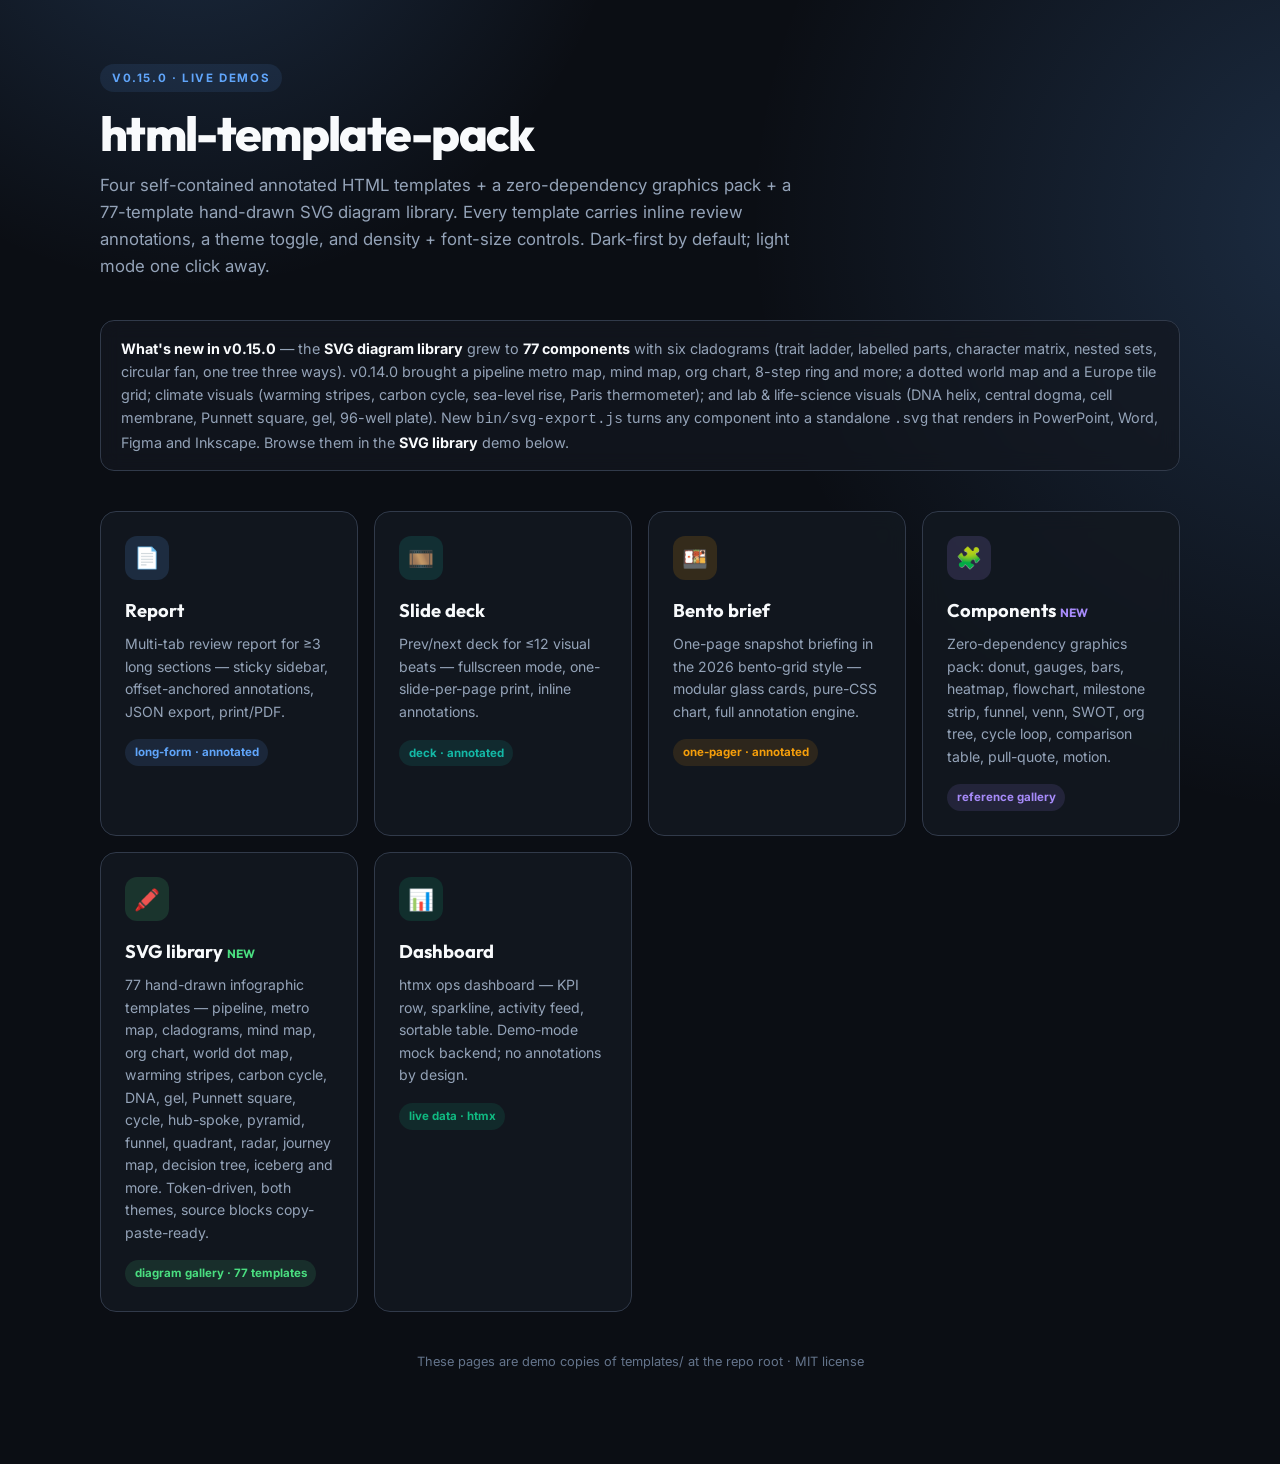
<file: docs/index.html>
<!DOCTYPE html>
<!--
  ╔══════════════════════════════════════════════════════════════════════╗
  ║  html-template-pack · GitHub Pages launcher                           ║
  ║                                                                        ║
  ║  This launcher + the four subdirectory demos are DEMO COPIES.         ║
  ║  The canonical templates live in templates/ at the repo root:         ║
  ║    templates/report/template.html        → docs/report/index.html     ║
  ║    templates/slide/slide-template.html   → docs/slide/index.html      ║
  ║    templates/dashboard/dashboard-template.html → docs/dashboard/      ║
  ║    templates/bento/bento-template.html   → docs/bento/index.html      ║
  ║                                                                        ║
  ║  DRIFT RISK: if templates/* change, re-copy into docs/<name>/index.  ║
  ║  (GitHub Pages /docs serving only reaches files inside docs/, so     ║
  ║  each demo needs its own subdirectory index.html for clean URLs.)    ║
  ╚══════════════════════════════════════════════════════════════════════╝
-->
<html lang="en" data-theme="dark">
<head>
  <meta charset="UTF-8">
  <meta name="viewport" content="width=device-width, initial-scale=1">
  <title>html-template-pack — self-contained annotated HTML templates</title>
  <link rel="preconnect" href="https://fonts.googleapis.com">
  <link rel="preconnect" href="https://fonts.gstatic.com" crossorigin>
  <link href="https://fonts.googleapis.com/css2?family=Inter:wght@400;500;600;700;800&family=Outfit:wght@600;700;800&display=swap" rel="stylesheet">
  <style>
    :root, [data-theme="dark"] {
      color-scheme: light dark;
      --bg: #0b0e14; --surface: #131820; --border: #232a35; --border-bright: #313a4a;
      --text: #f8fafc; --text-muted: #94a3b8; --text-dim: #64748b;
      --accent: #60a5fa; --accent-dim: rgba(96,165,250,0.1); --accent-glow: rgba(96,165,250,0.2);
      --teal: #14b8a6; --coral: #ef4444; --amber: #f59e0b; --green: #10b981;
    }
    * { box-sizing: border-box; }
    body {
      margin: 0; font-family: 'Inter', system-ui, sans-serif; line-height: 1.6;
      color: var(--text); background: var(--bg); min-height: 100vh;
      padding: 4rem 2rem 5rem;
      background-image:
        radial-gradient(700px circle at 15% -10%, var(--accent-glow), transparent 62%),
        radial-gradient(900px circle at 105% 15%, var(--accent-glow), transparent 66%);
    }
    .wrap { max-width: 1080px; margin: 0 auto; }
    .eyebrow {
      display: inline-block; font-size: 0.72rem; font-weight: 700; letter-spacing: 0.14em;
      text-transform: uppercase; color: var(--accent); background: var(--accent-dim);
      padding: 0.3rem 0.75rem; border-radius: 999px; margin-bottom: 1rem;
    }
    h1 {
      font-family: 'Outfit', sans-serif; font-size: clamp(2rem, 5vw, 3rem);
      font-weight: 800; letter-spacing: -0.035em; margin: 0 0 0.75rem; line-height: 1.08;
      background: linear-gradient(120deg, var(--text) 55%, var(--accent) 110%);
      -webkit-background-clip: text; background-clip: text; -webkit-text-fill-color: transparent;
    }
    .lede { color: var(--text-muted); max-width: 64ch; margin: 0 0 2.5rem; font-size: 1.05rem; }
    .guide {
      border: 1px solid var(--border-bright); border-radius: 14px; padding: 1rem 1.25rem;
      background: color-mix(in srgb, var(--surface) 70%, transparent);
      backdrop-filter: blur(10px); margin-bottom: 2.5rem; font-size: 0.9rem; color: var(--text-muted);
    }
    .guide b { color: var(--text); }
    .grid { display: grid; grid-template-columns: repeat(auto-fit, minmax(240px, 1fr)); gap: 1rem; }
    .card {
      display: block; text-decoration: none; color: var(--text);
      border: 1px solid var(--border-bright); border-radius: 16px; padding: 1.5rem;
      background: color-mix(in srgb, var(--surface) 88%, transparent);
      backdrop-filter: blur(10px);
      transition: transform 0.25s cubic-bezier(0.4,0,0.2,1), border-color 0.25s, box-shadow 0.25s;
    }
    .card:hover {
      transform: translateY(-4px); border-color: var(--c, var(--accent));
      box-shadow: 0 14px 36px -10px var(--c-glow, var(--accent-glow));
    }
    .card .icon {
      width: 44px; height: 44px; border-radius: 12px; display: flex; align-items: center;
      justify-content: center; font-size: 1.3rem; margin-bottom: 1rem;
      background: color-mix(in srgb, var(--c, var(--accent)) 15%, transparent); color: var(--c, var(--accent));
    }
    .card h2 { font-family: 'Outfit', sans-serif; font-size: 1.15rem; margin: 0 0 0.5rem; }
    .card p { margin: 0; color: var(--text-muted); font-size: 0.88rem; }
    .card .tag {
      display: inline-block; margin-top: 1rem; font-size: 0.72rem; font-weight: 700;
      color: var(--c, var(--accent)); background: color-mix(in srgb, var(--c, var(--accent)) 12%, transparent);
      padding: 0.25rem 0.6rem; border-radius: 999px;
    }
    .foot { margin-top: 2.5rem; text-align: center; font-size: 0.8rem; color: var(--text-dim); }
    @media (max-width: 640px) { body { padding: 2.5rem 1rem 3rem; } }
  </style>
</head>
<body>
  <div class="wrap">
    <span class="eyebrow">v0.15.0 · Live demos</span>
    <h1>html-template-pack</h1>
    <p class="lede">Four self-contained annotated HTML templates + a zero-dependency graphics pack + a 77-template hand-drawn SVG diagram library. Every template carries inline review annotations, a theme toggle, and density + font-size controls. Dark-first by default; light mode one click away.</p>

    <div class="guide">
      <b>What's new in v0.15.0</b> — the <b>SVG diagram library</b> grew to <b>77 components</b> with six cladograms (trait ladder, labelled parts, character matrix, nested sets, circular fan, one tree three ways). v0.14.0 brought a pipeline metro map, mind map, org chart, 8-step ring and more; a dotted world map and a Europe tile grid; climate visuals (warming stripes, carbon cycle, sea-level rise, Paris thermometer); and lab &amp; life-science visuals (DNA helix, central dogma, cell membrane, Punnett square, gel, 96-well plate). New <code>bin/svg-export.js</code> turns any component into a standalone <code>.svg</code> that renders in PowerPoint, Word, Figma and Inkscape. Browse them in the <b>SVG library</b> demo below.
    </div>

    <div class="grid">
      <a class="card" style="--c: #60a5fa; --c-glow: rgba(96,165,250,0.35)" href="report/">
        <div class="icon">📄</div>
        <h2>Report</h2>
        <p>Multi-tab review report for ≥3 long sections — sticky sidebar, offset-anchored annotations, JSON export, print/PDF.</p>
        <span class="tag">long-form · annotated</span>
      </a>
      <a class="card" style="--c: #14b8a6; --c-glow: rgba(20,184,166,0.35)" href="slide/">
        <div class="icon">🎞️</div>
        <h2>Slide deck</h2>
        <p>Prev/next deck for ≤12 visual beats — fullscreen mode, one-slide-per-page print, inline annotations.</p>
        <span class="tag">deck · annotated</span>
      </a>
      <a class="card" style="--c: #f59e0b; --c-glow: rgba(245,158,11,0.35)" href="bento/">
        <div class="icon">🍱</div>
        <h2>Bento brief</h2>
        <p>One-page snapshot briefing in the 2026 bento-grid style — modular glass cards, pure-CSS chart, full annotation engine.</p>
        <span class="tag">one-pager · annotated</span>
      </a>
      <a class="card" style="--c: #a78bfa; --c-glow: rgba(167,139,250,0.35)" href="components/">
        <div class="icon">🧩</div>
        <h2>Components <span style="font-size:0.65em; color: var(--c)">NEW</span></h2>
        <p>Zero-dependency graphics pack: donut, gauges, bars, heatmap, flowchart, milestone strip, funnel, venn, SWOT, org tree, cycle loop, comparison table, pull-quote, motion.</p>
        <span class="tag">reference gallery</span>
      </a>
      <a class="card" style="--c: #4ade80; --c-glow: rgba(74,222,128,0.35)" href="svg-library/">
        <div class="icon">🖍️</div>
        <h2>SVG library <span style="font-size:0.65em; color: var(--c)">NEW</span></h2>
        <p>77 hand-drawn infographic templates — pipeline, metro map, cladograms, mind map, org chart, world dot map, warming stripes, carbon cycle, DNA, gel, Punnett square, cycle, hub-spoke, pyramid, funnel, quadrant, radar, journey map, decision tree, iceberg and more. Token-driven, both themes, source blocks copy-paste-ready.</p>
        <span class="tag">diagram gallery · 77 templates</span>
      </a>
      <a class="card" style="--c: #10b981; --c-glow: rgba(16,185,129,0.35)" href="dashboard/">
        <div class="icon">📊</div>
        <h2>Dashboard</h2>
        <p>htmx ops dashboard — KPI row, sparkline, activity feed, sortable table. Demo-mode mock backend; no annotations by design.</p>
        <span class="tag">live data · htmx</span>
      </a>
    </div>

    <p class="foot">These pages are demo copies of templates/ at the repo root · MIT license</p>
  </div>
</body>
</html>
</file>
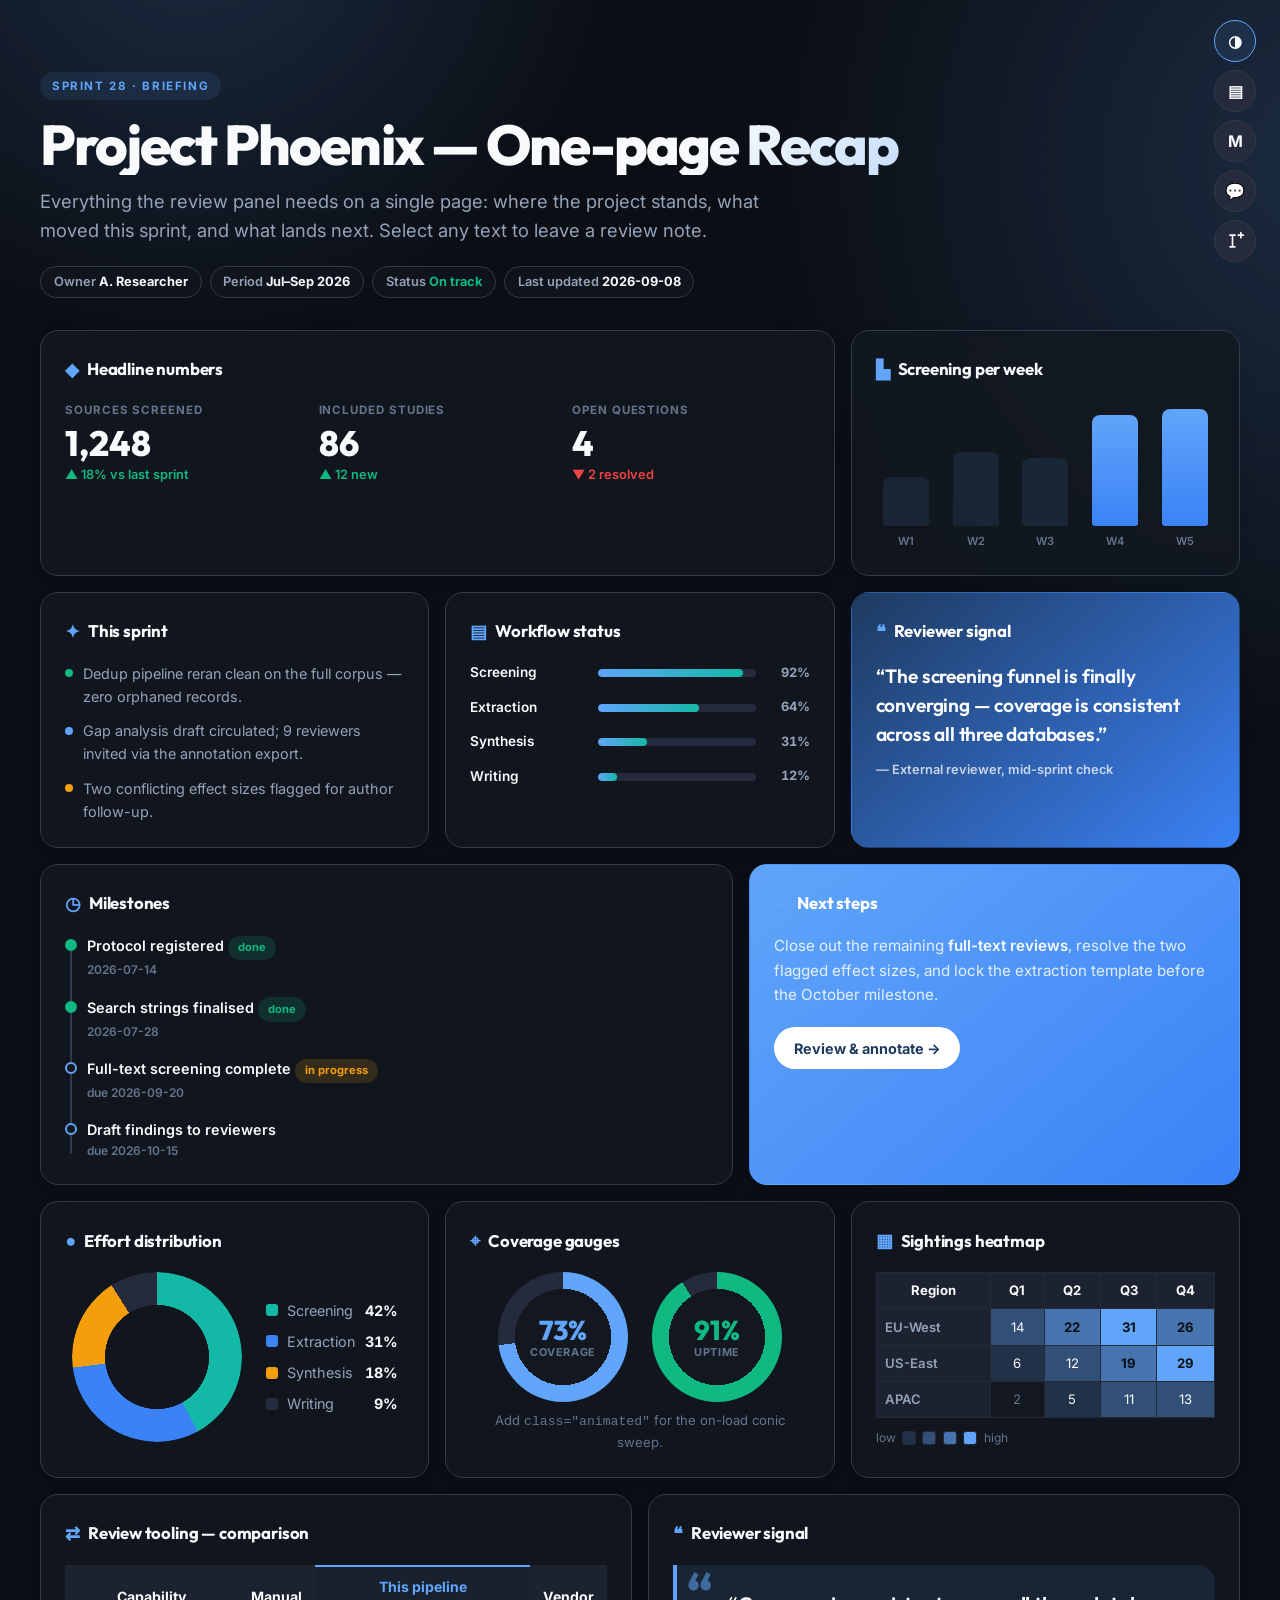
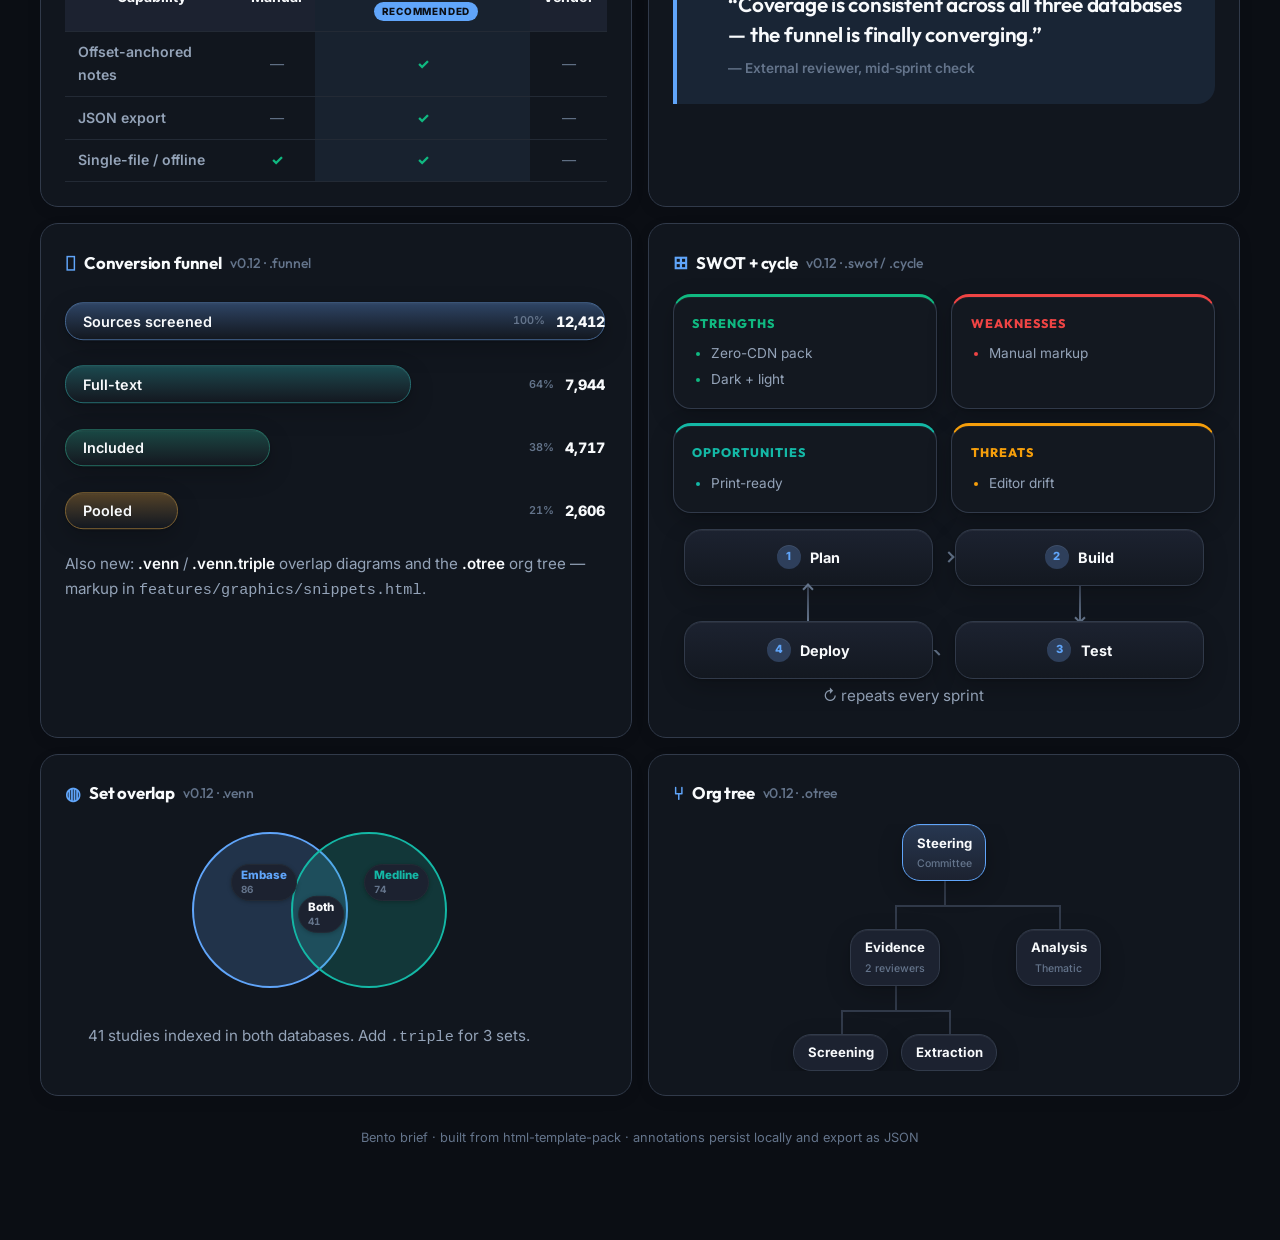
<file: docs/bento/index.html>
<!DOCTYPE html>
<!--
  ╔══════════════════════════════════════════════════════════════════════╗
  ║  BENTO BRIEF TEMPLATE (one-pager)                                     ║
  ║  A single-page project briefing / summary in the 2026 bento-grid      ║
  ║  style: modular cards of varying span on a dark-first glass surface.  ║
  ║  Carries the same v2 annotation system as the report/slide templates  ║
  ║  (select text → comment / ask / delete / replace / format; drawer     ║
  ║  with export/import JSON) plus the v0.6.1 chrome parity toggles:      ║
  ║  theme (◐/◑), density (▤/▥ comfortable↔compact), font size (S/M/L).   ║
  ║                                                                        ║
  ║  WHEN TO USE                                                          ║
  ║  Content that is a snapshot summary — status recaps, sprint briefs,   ║
  ║  weekly readouts, one-page proposals — where the reader should see    ║
  ║  everything at a glance and can still leave inline review notes.      ║
  ║  For ≥3 long sections use the report template; for live data the      ║
  ║  dashboard; for ≤12 sequential beats the slide deck.                  ║
  ║                                                                        ║
  ║  HOW TO ADAPT                                                         ║
  ║  1. Set <title>, body data-annot-storage (unique per brief), and      ║
  ║     data-annot-theme-key.                                             ║
  ║  2. Replace the .b-card contents. Card variants: .kpi, .chart,        ║
  ║     .list, .quote, .timeline, .accent-card. Spans: .span-4/5/6/7/8.   ║
  ║  3. Keep at least one [data-annot-root] main — annotations need it.   ║
  ║  4. Storage keys: bento-density / bento-font-size / annotations:<id>  ║
  ║     (unique per template; rename if you fork this file).              ║
  ╚══════════════════════════════════════════════════════════════════════╝
-->
<html lang="en" data-theme="dark">
<head>
  <meta charset="UTF-8">
  <meta name="viewport" content="width=device-width, initial-scale=1">
  <title>Bento Brief Template — One-page · Annotatable · Export</title>
  <link rel="preconnect" href="https://fonts.googleapis.com">
  <link rel="preconnect" href="https://fonts.gstatic.com" crossorigin>
  <link href="https://fonts.googleapis.com/css2?family=Inter:wght@400;500;600;700;800&family=Outfit:wght@600;700;800&display=swap" rel="stylesheet">
  <style>
    /* ═══════════════════════════════════════════════════════════════
       Design tokens — dark-first + glass (2026 pattern: dark is the
       design you start from; light is the alternate). Token names are
       shared with the v2 annotation engine.
       ═══════════════════════════════════════════════════════════════ */
    :root, [data-theme="dark"] {
      color-scheme: light dark;
      --bg: #0b0e14;
      --surface: #131820;
      --surface2: #1c2230;
      --surface3: #252b3d;
      --border: #232a35;
      --border-bright: #313a4a;
      --text: #f8fafc;
      --text-muted: #94a3b8;
      --text-dim: #64748b;
      --accent: #60a5fa;
      --accent-dim: rgba(96, 165, 250, 0.1);
      --accent-glow: rgba(96, 165, 250, 0.2);
      --error: #f87171;
      --annot-delete: var(--error);
      --annot-insert: #4ade80;
      --ann-highlight: #60a5fa;
      --font-sans: 'Inter', -apple-system, BlinkMacSystemFont, 'Segoe UI', Roboto, Helvetica, Arial, sans-serif;
      --font-head: 'Outfit', sans-serif;
      --font-mono: ui-monospace, 'SF Mono', 'JetBrains Mono', 'Space Mono', Menlo, Consolas, monospace;
      --radius: 18px;
      --radius-sm: 8px;
      /* component palette (annotation format swatches) */
      --teal: #14b8a6;
      --coral: #ef4444;
      --amber: #f59e0b;
      --green: #10b981;
      --deep-blue: #3b82f6;
      --navy: #1e3a5f;
      --white: #ffffff;
    }
    [data-theme="light"] {
      color-scheme: light;
      --bg: #f8fafc;
      --surface: #ffffff;
      --surface2: #f1f5f9;
      --surface3: #e2e8f0;
      --border: #e2e8f0;
      --border-bright: #cbd5e1;
      --text: #0f172a;
      --text-muted: #64748b;
      --text-dim: #94a3b8;
      --accent: #2563eb;
      --accent-dim: rgba(37, 99, 235, 0.08);
      --accent-glow: rgba(37, 99, 235, 0.15);
      --error: #dc2626;
      --annot-insert: #16a34a;
      --ann-highlight: #2563eb;
      --teal: #0d9488;
      --coral: #ef4444;
      --amber: #d97706;
      --green: #059669;
      --deep-blue: #2563eb;
      --navy: #1e3a5f;
    }

    *, *::before, *::after { box-sizing: border-box; }
    html { scroll-behavior: smooth; }
    @media (prefers-reduced-motion: reduce) { html { scroll-behavior: auto; } * { transition-duration: 0.01ms !important; animation-duration: 0.01ms !important; } }
    body {
      margin: 0; font-family: var(--font-sans); font-size: 1rem; line-height: 1.6;
      color: var(--text); background: var(--bg);
      -webkit-font-smoothing: antialiased;
      transition: background 0.3s ease, color 0.3s ease;
      padding: 0 1.5rem 5rem;
    }
    /* Ambient accent glow behind the bento grid */
    body::before {
      content: ""; position: fixed; inset: 0; z-index: -1; pointer-events: none;
      background:
        radial-gradient(720px circle at 15% -10%, var(--accent-glow), transparent 62%),
        radial-gradient(900px circle at 105% 18%, var(--accent-glow), transparent 66%);
    }

    /* ── Icon rail (theme / notes / insert) ─────────────────────── */
    .icon-rail { position: fixed; top: 20px; right: 24px; z-index: 100; display: flex; flex-direction: column; gap: 8px; align-items: flex-end; }
    .icon-btn {
      position: relative; width: 42px; height: 42px; border-radius: 50%;
      display: flex; align-items: center; justify-content: center;
      font-family: inherit; font-size: 1rem; font-weight: 700;
      background: var(--surface3); color: var(--text); border: 1px solid var(--border-bright);
      cursor: pointer; transition: background 0.15s, border-color 0.15s, transform 0.15s;
      backdrop-filter: blur(10px); -webkit-backdrop-filter: blur(10px);
    }
    .icon-btn:hover, .icon-btn:focus-visible { border-color: var(--accent); color: var(--accent); transform: translateY(-1px); }
    .icon-btn[aria-pressed="true"] { background: var(--accent-dim); border-color: var(--accent); }
    .icon-btn svg { width: 20px; height: 20px; stroke: currentColor; fill: none; display: block; }
    .icon-btn::after {
      content: attr(data-tooltip);
      position: absolute; top: 50%; right: calc(100% + 0.5rem); transform: translateY(-50%);
      background: var(--text); color: var(--bg);
      font-size: 0.75rem; font-weight: 600; white-space: nowrap;
      padding: 0.3rem 0.55rem; border-radius: var(--radius-sm);
      box-shadow: 0 4px 12px rgba(0,0,0,0.25);
      opacity: 0; pointer-events: none; transition: opacity 0.12s ease;
    }
    .icon-btn:hover::after, .icon-btn:focus-visible::after { opacity: 1; }
    .icon-btn .annot-count {
      position: absolute; top: -0.3rem; right: -0.3rem;
      display: inline-flex; align-items: center; justify-content: center;
      min-width: 1.1rem; height: 1.1rem; padding: 0 0.3rem;
      font-size: 0.65rem; font-weight: 700; line-height: 1;
      background: var(--coral); color: white; border-radius: 999px;
    }
    .icon-btn .annot-count[hidden] { display: none; }

    /* ── Hero header ─────────────────────────────────────────────── */
    .content { max-width: 1200px; margin: 0 auto; }
    .hero { padding: 4.5rem 0 2rem; }
    .eyebrow {
      display: inline-block; font-size: 0.72rem; font-weight: 700;
      letter-spacing: 0.14em; text-transform: uppercase;
      color: var(--accent); background: var(--accent-dim);
      padding: 0.3rem 0.75rem; border-radius: 999px; margin-bottom: 1rem;
    }
    .hero h1 {
      font-family: var(--font-head); font-size: clamp(2.25rem, 5.5vw, 3.5rem);
      font-weight: 800; letter-spacing: -0.035em; line-height: 1.05;
      margin: 0 0 0.75rem;
      background: linear-gradient(120deg, var(--text) 55%, var(--accent) 110%);
      -webkit-background-clip: text; background-clip: text;
      -webkit-text-fill-color: transparent; color: transparent;
    }
    .hero .lede { font-size: 1.15rem; color: var(--text-muted); max-width: 62ch; margin: 0 0 1.25rem; }
    .meta-chips { display: flex; flex-wrap: wrap; gap: 0.5rem; }
    .chip {
      font-size: 0.8rem; font-weight: 600; color: var(--text-muted);
      border: 1px solid var(--border-bright); background: color-mix(in srgb, var(--surface) 60%, transparent);
      padding: 0.3rem 0.8rem; border-radius: 999px;
      backdrop-filter: blur(8px); -webkit-backdrop-filter: blur(8px);
    }
    .chip b { color: var(--text); font-weight: 700; }

    /* ── Bento grid ──────────────────────────────────────────────── */
    /* Density + font-size tokens (v0.6.1 chrome pattern, same as the
       other three templates: [data-density] adjusts spacing, [data-font-size]
       scales the root so all rem text follows). */
    :root, [data-density="comfortable"] { --bento-pad: 1.5rem; --bento-gap: 1rem; --bento-kpi-gap: 1rem; }
    [data-density="compact"] { --bento-pad: 1rem; --bento-gap: 0.65rem; --bento-kpi-gap: 0.65rem; }
    :root, [data-font-size="M"] { font-size: 16px; }
    [data-font-size="S"] { font-size: 14px; }
    [data-font-size="L"] { font-size: 18px; }
    .bento { display: grid; grid-template-columns: repeat(12, 1fr); gap: var(--bento-gap); }
    .b-card {
      grid-column: span 4;
      background: color-mix(in srgb, var(--surface) 88%, transparent);
      border: 1px solid var(--border-bright);
      border-radius: var(--radius);
      padding: var(--bento-pad);
      backdrop-filter: blur(12px); -webkit-backdrop-filter: blur(12px);
      box-shadow: 0 4px 16px rgba(0,0,0,0.06);
      transition: transform 0.25s cubic-bezier(0.4, 0, 0.2, 1), box-shadow 0.25s ease, border-color 0.25s ease;
      min-width: 0;
    }
    .b-card:hover {
      transform: translateY(-4px);
      border-color: var(--accent);
      box-shadow: 0 14px 36px -10px var(--accent-glow), 0 10px 24px rgba(0,0,0,0.09);
    }
    .span-4 { grid-column: span 4; } .span-5 { grid-column: span 5; }
    .span-6 { grid-column: span 6; } .span-7 { grid-column: span 7; }
    .span-8 { grid-column: span 8; } .span-12 { grid-column: span 12; }
    .b-card h2 {
      font-family: var(--font-head); font-size: 1.05rem; font-weight: 700;
      letter-spacing: -0.01em; margin: 0 0 1rem; color: var(--text);
      display: flex; align-items: center; gap: 0.5rem;
    }
    .b-card h2 .card-icon { color: var(--accent); font-size: 1.1em; }
    .b-card p { margin: 0 0 0.75rem; color: var(--text-muted); font-size: 0.95rem; }
    .b-card p:last-child { margin-bottom: 0; }
    .b-card strong { color: var(--text); font-weight: 600; }

    /* KPI card */
    .kpi-row { display: grid; grid-template-columns: repeat(3, 1fr); gap: var(--bento-kpi-gap); }
    .kpi { text-align: left; }
    .kpi .kpi-label { font-size: 0.72rem; font-weight: 700; text-transform: uppercase; letter-spacing: 0.08em; color: var(--text-dim); }
    .kpi .kpi-value { font-family: var(--font-head); font-size: 2.2rem; font-weight: 800; line-height: 1.1; color: var(--text); margin: 0.3rem 0 0.15rem; }
    .kpi .kpi-delta { font-size: 0.8rem; font-weight: 600; }
    .kpi .up { color: var(--green); } .kpi .down { color: var(--coral); }

    /* Progress list card */
    .progress-item { display: flex; align-items: center; gap: 0.75rem; margin-bottom: 0.8rem; }
    .progress-item:last-child { margin-bottom: 0; }
    .progress-item .p-label { flex: 0 0 34%; font-size: 0.85rem; font-weight: 600; color: var(--text); }
    .p-track { flex: 1; height: 8px; background: var(--surface3); border-radius: 999px; overflow: hidden; }
    .p-fill { height: 100%; border-radius: 999px; background: linear-gradient(90deg, var(--accent), var(--teal)); transition: width 0.6s cubic-bezier(0.4, 0, 0.2, 1); }
    .p-value { flex: 0 0 2.6rem; text-align: right; font-size: 0.8rem; font-weight: 700; color: var(--text-muted); font-variant-numeric: tabular-nums; }

    /* Bar chart card (pure CSS, no libs) */
    .bars { display: flex; align-items: flex-end; gap: 0.6rem; height: 150px; padding-top: 0.5rem; }
    .bar-col { flex: 1; display: flex; flex-direction: column; align-items: center; gap: 0.4rem; height: 100%; justify-content: flex-end; }
    .bar { width: 100%; max-width: 46px; border-radius: 8px 8px 3px 3px; background: var(--accent-dim); position: relative; transition: transform 0.2s ease, filter 0.2s ease; transform-origin: bottom; }
    .bar:hover { filter: brightness(1.25); transform: scaleY(1.03); }
    .bar.hot { background: linear-gradient(180deg, var(--accent), var(--deep-blue)); }
    .bar-label { font-size: 0.7rem; font-weight: 600; color: var(--text-dim); }

    /* Quote card */
    .b-card.quote { background: linear-gradient(140deg, var(--navy) 0%, var(--deep-blue) 100%); border-color: transparent; }
    .b-card.quote h2 { color: var(--white); }
    .b-card.quote blockquote { margin: 0; font-family: var(--font-head); font-size: 1.2rem; line-height: 1.5; color: var(--white); font-weight: 600; letter-spacing: -0.01em; }
    .b-card.quote cite { display: block; margin-top: 0.75rem; font-size: 0.8rem; font-style: normal; color: rgba(255,255,255,0.75); font-weight: 600; }

    /* Timeline card */
    .tl { position: relative; padding-left: 1.4rem; margin: 0; }
    .tl::before { content: ""; position: absolute; left: 5px; top: 6px; bottom: 6px; width: 2px; background: var(--border-bright); border-radius: 2px; }
    .tl-item { position: relative; padding-bottom: 1rem; }
    .tl-item:last-child { padding-bottom: 0; }
    .tl-item::before {
      content: ""; position: absolute; left: -1.4rem; top: 5px;
      width: 12px; height: 12px; border-radius: 50%;
      background: var(--surface); border: 2px solid var(--accent);
    }
    .tl-item.done::before { background: var(--green); border-color: var(--green); }
    .tl-item .tl-title { font-size: 0.9rem; font-weight: 600; color: var(--text); }
    .tl-item .tl-date { font-size: 0.75rem; font-weight: 600; color: var(--text-dim); }

    /* List card */
    .key-list { margin: 0; padding: 0; list-style: none; }
    .key-list li { display: flex; gap: 0.6rem; margin-bottom: 0.7rem; font-size: 0.9rem; color: var(--text-muted); }
    .key-list li:last-child { margin-bottom: 0; }
    .key-list .dot { flex-shrink: 0; width: 8px; height: 8px; border-radius: 50%; background: var(--accent); margin-top: 0.45rem; }
    .key-list .dot.teal { background: var(--teal); } .key-list .dot.amber { background: var(--amber); }
    .key-list .dot.coral { background: var(--coral); } .key-list .dot.green { background: var(--green); }

    /* Badges */
    .badge { display: inline-block; font-size: 0.7rem; font-weight: 700; padding: 0.2rem 0.6rem; border-radius: 999px; background: var(--accent-dim); color: var(--accent); }
    .badge.green { background: rgba(16,185,129,0.15); color: var(--green); }
    .badge.amber { background: rgba(245,158,11,0.15); color: var(--amber); }
    .badge.coral { background: rgba(239,68,68,0.15); color: var(--coral); }

    /* CTA card */
    .b-card.cta { background: linear-gradient(140deg, var(--accent) 0%, var(--deep-blue) 100%); border-color: transparent; }
    .b-card.cta h2 { color: var(--white); }
    .b-card.cta p { color: rgba(255,255,255,0.85); }
    .cta-btn {
      display: inline-block; margin-top: 0.5rem; padding: 0.6rem 1.2rem;
      background: var(--white); color: var(--navy); font-weight: 700; font-size: 0.9rem;
      border-radius: 999px; text-decoration: none; transition: transform 0.15s ease, box-shadow 0.15s ease;
    }
    .cta-btn:hover { transform: translateY(-2px); box-shadow: 0 8px 20px rgba(0,0,0,0.25); }

    /* Footer strip */
    .b-foot { margin-top: 2rem; text-align: center; font-size: 0.8rem; color: var(--text-dim); }

    /* ── Responsive ──────────────────────────────────────────────── */
    @media (max-width: 980px) {
      .span-4, .span-5, .span-6, .span-7, .span-8 { grid-column: span 12; }
      .b-card { padding: 1.25rem; }
    }
    @media (max-width: 720px) {
      body { padding: 0 1rem 3rem; }
      .hero { padding-top: 3.5rem; }
      .kpi-row { grid-template-columns: 1fr; }
    }

    /* ── Print ───────────────────────────────────────────────────── */
    @media print {
      .icon-rail, .annot-toolbar, .annot-format-popover, .annot-editor,
      .annot-drawer, .annot-backdrop { display: none !important; }
      /* Print resets density + font size to defaults (same as siblings) */
      [data-density="compact"] { --bento-pad: 1.5rem; --bento-gap: 1rem; --bento-kpi-gap: 1rem; }
      [data-font-size="S"], [data-font-size="L"] { font-size: 16px; }
      body { padding: 0; }
      body::before { display: none; }
      .b-card { break-inside: avoid; box-shadow: none; background: var(--surface); }
      .hero h1 { -webkit-text-fill-color: currentColor; }
    }

     :root/[data-theme] block above supersedes its own token declarations. */

mark.annot {
  background: var(--accent-dim);
  color: inherit;
  border-bottom: 2px solid var(--accent);
  border-radius: 2px;
  padding: 0.05em 0.05em;
  cursor: pointer;
  transition: background 0.15s ease;
}
mark.annot:hover,
mark.annot.annot-focus {
  background: var(--accent-glow);
}
mark.annot.annot-delete,
mark.annot.annot-replace {
  background: rgba(248, 113, 113, 0.12);
  border-bottom-color: var(--annot-delete);
  text-decoration: line-through;
  text-decoration-color: var(--annot-delete);
}
ins.annot-insert-text {
  background: rgba(63, 185, 80, 0.14);
  color: var(--annot-insert);
  text-decoration: none;
  border-bottom: 2px solid var(--annot-insert);
  border-radius: 2px;
  padding: 0.05em 0.05em;
  cursor: pointer;
  font-style: normal;
}
ins.annot-insert-text:hover,
ins.annot-insert-text.annot-focus { background: rgba(63, 185, 80, 0.26); }
mark.annot.annot-question {
  background: rgba(124, 58, 237, 0.12);
  border-bottom-color: #7c3aed;
}
mark.annot.annot-question:hover, mark.annot.annot-question.annot-focus { background: rgba(124, 58, 237, 0.22); }
.format-annot { cursor: pointer; }
.format-annot:hover, .format-annot.annot-focus { outline: 1px dashed var(--accent); outline-offset: 1px; }
.annot-caret {
  display: inline-block; width: 2px; height: 1em; vertical-align: text-bottom;
  background: var(--annot-insert); margin: 0 1px; cursor: pointer;
}
.annot-caret.annot-focus { width: 3px; }
body.annot-insert-armed [data-annot-root],
body.annot-insert-armed main.content { cursor: text; }

/* ---- Selection toolbar (floating action pill) ---- */
.annot-toolbar {
  position: absolute; z-index: 70; transform: translate(-50%, -100%);
  margin-top: -0.5rem; display: flex; gap: 0.3rem; flex-wrap: wrap; max-width: min(320px, 92vw);
}
.annot-toolbar[hidden] { display: none; }
.annot-toolbar-btn {
  background: var(--text); color: var(--bg); border: none; border-radius: var(--radius);
  padding: 0.35rem 0.6rem; font-family: var(--font-sans); font-size: 0.85rem; font-weight: 600;
  cursor: pointer; white-space: nowrap; box-shadow: 0 6px 20px rgba(0, 0, 0, 0.35);
}
.annot-toolbar-btn:hover { filter: brightness(1.15); }

/* ---- Format popover — opened from the "Aa Format ▾" toolbar button ---- */
.annot-format-popover {
  position: absolute; z-index: 80; transform: translate(-50%, -100%);
  background: var(--surface); border: 1px solid var(--border-bright); border-radius: var(--radius);
  box-shadow: 0 10px 30px rgba(0,0,0,0.4); padding: 0.6rem;
  display: flex; flex-direction: column; gap: 0.4rem; width: max-content;
}
.annot-format-popover[hidden] { display: none; }
.annot-format-row { display: flex; gap: 0.3rem; }
.annot-format-btn {
  width: 2rem; height: 2rem; display: inline-flex; align-items: center; justify-content: center;
  background: var(--surface2); color: var(--text); border: 1px solid var(--border-bright);
  border-radius: var(--radius-sm); cursor: pointer; font-size: 0.85rem;
}
.annot-format-btn:hover { border-color: var(--accent); color: var(--accent); }
.annot-format-label {
  font-size: 0.65rem; font-weight: 700; text-transform: uppercase;
  letter-spacing: 0.04em; color: var(--text-dim); margin-top: 0.15rem;
}
.annot-swatch {
  width: 1.5rem; height: 1.5rem; border-radius: 999px; cursor: pointer;
  border: 2px solid var(--border-bright); background: var(--swatch); padding: 0;
}
.annot-swatch:hover { border-color: var(--text); transform: scale(1.1); }

/* ---- Comment editor popover ---- */
.annot-editor {
  position: absolute; z-index: 80; transform: translateX(-50%);
  width: min(320px, 90vw);
  background: var(--surface); color: var(--text);
  border: 1px solid var(--border-bright); border-radius: var(--radius);
  box-shadow: 0 10px 30px rgba(0, 0, 0, 0.4); padding: 0.85rem;
}
.annot-editor[hidden] { display: none; }
.annot-editor .annot-quote {
  font-size: 0.8rem; color: var(--text-dim); font-style: italic;
  border-left: 3px solid var(--accent); padding-left: 0.6rem; margin-bottom: 0.6rem;
  max-height: 4.5rem; overflow: auto;
}
.annot-editor textarea {
  width: 100%; min-height: 4.5rem; resize: vertical;
  font-family: var(--font-sans); font-size: 0.9rem; line-height: 1.5;
  background: var(--bg); color: var(--text);
  border: 1px solid var(--border-bright); border-radius: var(--radius-sm);
  padding: 0.5rem; box-sizing: border-box;
}
.annot-editor textarea:focus { outline: none; border-color: var(--accent); }
.annot-editor-replacement {
  width: 100%; min-height: 3rem; resize: vertical; margin-bottom: 0.5rem;
  font-family: var(--font-sans); font-size: 0.9rem; line-height: 1.5;
  background: var(--bg); color: var(--annot-insert);
  border: 1px solid var(--annot-insert); border-radius: var(--radius-sm);
  padding: 0.5rem; box-sizing: border-box;
}
.annot-editor-replacement[hidden] { display: none; }
.annot-editor .annot-editor-actions {
  display: flex; justify-content: flex-end; gap: 0.5rem; margin-top: 0.6rem;
}
.annot-btn {
  font-family: var(--font-sans); font-size: 0.85rem; font-weight: 600;
  padding: 0.4rem 0.85rem; border-radius: var(--radius-sm); cursor: pointer;
  border: 1px solid var(--border-bright); background: var(--surface2); color: var(--text);
  transition: background 0.15s, border-color 0.15s, color 0.15s;
}
.annot-btn:hover { border-color: var(--accent); color: var(--accent); }
.annot-btn.primary { background: var(--accent); border-color: var(--accent); color: var(--bg); }
.annot-btn.primary:hover { filter: brightness(1.08); color: var(--bg); }
.annot-btn.danger:hover { border-color: var(--error); color: var(--error); }

/* ---- Drawer + backdrop ---- */
.annot-backdrop { position: fixed; inset: 0; z-index: 90; background: rgba(0, 0, 0, 0.35); }
.annot-backdrop[hidden] { display: none; }
.annot-drawer {
  position: fixed; top: 0; right: 0; bottom: 0; z-index: 100;
  width: min(380px, 92vw);
  background: var(--surface); border-left: 1px solid var(--border-bright);
  box-shadow: -8px 0 30px rgba(0, 0, 0, 0.35);
  display: flex; flex-direction: column;
  transform: translateX(100%); transition: transform 0.22s ease;
}
.annot-drawer.open { transform: translateX(0); }
.annot-drawer[hidden] { display: none; }
.annot-drawer-head {
  display: flex; align-items: center; justify-content: space-between;
  padding: 1rem 1.1rem; border-bottom: 1px solid var(--border);
}
.annot-drawer-title { display: flex; flex-direction: column; gap: 0.15rem; }
.annot-drawer-head h3 { margin: 0; font-size: 1.05rem; }
.annot-open-questions { font-size: 0.7rem; font-weight: 700; color: #7c3aed; }
.annot-open-questions[hidden] { display: none; }
.annot-drawer-close {
  background: none; border: none; color: var(--text-dim); cursor: pointer;
  font-size: 1.4rem; line-height: 1; padding: 0.1rem 0.35rem; border-radius: var(--radius-sm);
}
.annot-drawer-close:hover { color: var(--accent); }
.annot-drawer-tools {
  display: flex; flex-wrap: wrap; gap: 0.4rem;
  padding: 0.75rem 1.1rem; border-bottom: 1px solid var(--border);
}
.annot-drawer-tools .annot-btn { font-size: 0.78rem; padding: 0.35rem 0.6rem; }
.annot-list {
  flex: 1; overflow-y: auto; padding: 0.75rem 1.1rem 1.5rem; margin: 0; list-style: none;
}
.annot-empty {
  color: var(--text-muted); font-size: 0.9rem;
  text-align: center; padding: 2rem 1rem;
}
.annot-item {
  border: 1px solid var(--border); border-radius: var(--radius);
  padding: 0.7rem 0.8rem; margin-bottom: 0.7rem; background: var(--surface2);
}
.annot-item.annot-orphan { border-color: var(--error); background: rgba(248, 113, 113, 0.06); }
.annot-item.annot-focus { border-color: var(--accent); box-shadow: 0 0 0 1px var(--accent); }
.annot-item .annot-item-quote {
  font-size: 0.78rem; color: var(--text-dim); font-style: italic;
  border-left: 3px solid var(--accent); padding-left: 0.55rem; margin-bottom: 0.45rem;
  cursor: pointer; display: -webkit-box; -webkit-line-clamp: 3; -webkit-box-orient: vertical; overflow: hidden;
}
.annot-item.annot-orphan .annot-item-quote { border-left-color: var(--error); }
.annot-item .annot-type-badge {
  display: inline-block; font-size: 0.65rem; font-weight: 700; text-transform: uppercase;
  letter-spacing: 0.03em; padding: 0.1rem 0.4rem; border-radius: 999px; margin-bottom: 0.4rem;
}
.annot-item .annot-type-comment { background: var(--accent-dim); color: var(--accent); }
.annot-item .annot-type-delete,
.annot-item .annot-type-replace { background: rgba(248, 113, 113, 0.15); color: var(--annot-delete); }
.annot-item .annot-type-insert { background: rgba(63, 185, 80, 0.15); color: var(--annot-insert); }
.annot-item .annot-type-question { background: rgba(124, 58, 237, 0.15); color: #7c3aed; }
.annot-item .annot-type-format { background: var(--surface3); color: var(--text-dim); }
.annot-item .annot-item-replacement {
  font-size: 0.85rem; color: var(--annot-insert); margin: 0.2rem 0 0.5rem;
  white-space: pre-wrap; word-break: break-word;
}
.annot-item .annot-item-answer {
  font-size: 0.85rem; color: var(--text); margin: 0.2rem 0 0.5rem;
  white-space: pre-wrap; word-break: break-word;
  border-left: 3px solid #7c3aed; padding-left: 0.55rem;
}
.annot-item .annot-item-answer strong { display: block; font-size: 0.65rem; text-transform: uppercase; letter-spacing: 0.04em; color: #7c3aed; margin-bottom: 0.2rem; }
.annot-item.annot-answered { border-color: #7c3aed; }
.annot-item .annot-item-comment {
  font-size: 0.9rem; color: var(--text); margin: 0.2rem 0 0.5rem;
  white-space: pre-wrap; word-break: break-word;
}
.annot-item .annot-orphan-warning {
  font-size: 0.72rem; color: var(--error); font-weight: 700;
  background: rgba(248, 113, 113, 0.1); padding: 0.3rem 0.5rem;
  border-radius: var(--radius-sm); margin: 0.4rem 0;
}
.annot-item .annot-item-meta {
  font-size: 0.7rem; color: var(--text-muted); font-family: var(--font-mono); margin-bottom: 0.5rem;
}
.annot-item .annot-item-actions { display: flex; gap: 0.4rem; }
.annot-item .annot-btn { font-size: 0.75rem; padding: 0.28rem 0.55rem; }
.annot-file-input { display: none; }

/* ---- Print: hide all UI chrome, keep highlights subtle ---- */
@media print {
  .icon-rail, .annot-toolbar, .annot-format-popover, .annot-editor,
  .annot-drawer, .annot-backdrop { display: none !important; }
  mark.annot {
    background: transparent; box-shadow: none;
    border-bottom: 1px solid #999; color: inherit;
  }
  mark.annot.annot-delete, mark.annot.annot-replace {
    background: transparent; text-decoration: line-through; border-bottom: none;
  }
  ins.annot-insert-text { background: transparent; text-decoration: underline; border-bottom: none; }
  .annot-caret { background: #000; }
}

/* ---- Mobile ---- */
@media (max-width: 480px) {
  .annot-drawer { width: 100vw; }
}

  /* ── END inlined annotate.css ── */

  
/* ═══ Inlined features/graphics/graphics.css (zero-dependency charts/diagrams/tables/motion) ═══ */
/* ═══════════════════════════════════════════════════════════════════════
   html-template-pack · graphics.css
   Shared zero-dependency graphics pack for the report, slide, bento
   templates. Pure CSS/HTML — no JS, no canvas, no SVG libraries.

   COMPONENTS
   ──────────
     A. Charts:        donut / pie · radial gauge · horizontal bars ·
                       heatmap table · data bars in table cells
     B. Diagrams:      pure-CSS flowchart · horizontal milestone strip ·
                       conversion funnel · venn (2/3-way) · SWOT grid · org tree ·
                       cycle loop
     C. Tables/quote:  feature comparison table · pull-quote
     D. Motion:        reading progress bar · scroll-driven reveals ·
                       gauge sweep (all @supports + prefers-reduced-motion
                       guarded)

   ACCESSIBILITY
   ─────────────
     Every visual chart is built either from a real <table> (heatmap,
     data bars) or paired with a visually-hidden <table> fallback (donut).
     role="img" + aria-label on conic charts. Numbers stay visible in
     every heatmap cell (never color-alone). Motion is opt-in for both
     browser support and user preference.

   INTEGRATION
   ───────────
     This file is meant to be inlined into the template's <style> block
     OR linked via <link rel="stylesheet" href="features/graphics/graphics.css">.
     Token names (--accent, --surface, --teal, --amber, etc.) come from
     the host template's design tokens; the graphics components adapt to
     either the report's blue palette, the slide's teal palette, or the
     bento's mixed accent palette without modification.
   ═══════════════════════════════════════════════════════════════════════ */

/* ── Visually-hidden helper (data-table fallbacks) ─────────────────── */
.sr-only {
  position: absolute; width: 1px; height: 1px; padding: 0; margin: -1px;
  overflow: hidden; clip: rect(0 0 0 0); white-space: nowrap; border: 0;
}

/* ══════ A1 · DONUT / PIE CHART ══════════════════════════════════════
   Usage:
     <div class="donut" data-center="248" role="img" aria-label="…">
     <ol class="legend">
       <li><span class="sw"></span>Screening <b>42%</b></li> × n
     </ol>
     <table class="sr-only">…data mirror…</table>
   Slices driven by 4 CSS custom properties (--a --b --c --d); they MUST
   sum to 100. The chart is decoration; the legend + sr-only table carry
   the data for screen readers. */
.donut {
  --a: 42; --b: 31; --c: 18; --d: 9;
  flex: 0 0 auto; width: 170px; aspect-ratio: 1; border-radius: 50%;
  background: conic-gradient(
    var(--teal)       0 calc(var(--a) * 1%),
    var(--deep-blue)  0 calc((var(--a) + var(--b)) * 1%),
    var(--amber)      0 calc((var(--a) + var(--b) + var(--c)) * 1%),
    var(--surface3)   0 100%
  );
  -webkit-mask: radial-gradient(closest-side, transparent 61%, #000 61.5%);
          mask: radial-gradient(closest-side, transparent 61%, #000 61.5%);
  position: relative;
}
.donut::after {
  content: attr(data-center);
  position: absolute; inset: 0; display: flex; align-items: center; justify-content: center;
  font-family: var(--font-head); font-weight: 800; font-size: 1.5rem; color: var(--text);
  -webkit-mask: none; mask: none;
}
.donut-wrap { display: flex; align-items: center; gap: 1.5rem; flex-wrap: wrap; }
.legend { list-style: none; margin: 0; padding: 0; display: grid; gap: 0.5rem; font-size: 0.9rem; }
.legend li { display: flex; align-items: center; gap: 0.6rem; color: var(--text-muted); }
.legend .sw { width: 12px; height: 12px; border-radius: 3px; flex-shrink: 0; }
.legend b { color: var(--text); margin-left: auto; font-variant-numeric: tabular-nums; }
/* The four legend swatches pick up template tokens via nth-child — add
   more slots by extending the conic-gradient stop and nth-child rules. */
.legend li:nth-child(1) .sw { background: var(--teal); }
.legend li:nth-child(2) .sw { background: var(--deep-blue); }
.legend li:nth-child(3) .sw { background: var(--amber); }
.legend li:nth-child(4) .sw { background: var(--surface3); }
.legend li:nth-child(5) .sw { background: var(--green); }

/* ══════ A2 · RADIAL GAUGE / PROGRESS RING ════════════════════════════
   Usage:
     <div class="gauge animated" style="--progress: 73" role="img" aria-label="…">
       <div class="gauge-label">
         <div class="gauge-value">73%</div>
         <div class="gauge-cap">Coverage</div>
       </div>
     </div>
   Color variant classes: .g-green .g-amber .g-coral. */
.gauge {
  --progress: 73;
  --gauge-color: var(--accent);
  width: 130px; aspect-ratio: 1; border-radius: 50%; position: relative;
  display: grid; place-items: center;
  background:
    radial-gradient(closest-side, var(--surface) 74%, transparent 74% 100%),
    conic-gradient(var(--gauge-color) calc(var(--progress) * 1%), var(--surface3) 0);
}
.gauge .gauge-label { text-align: center; line-height: 1.15; }
.gauge .gauge-value { font-family: var(--font-head); font-size: 1.7rem; font-weight: 800; color: var(--gauge-color); }
.gauge .gauge-cap   { font-size: 0.68rem; font-weight: 700; text-transform: uppercase; letter-spacing: 0.06em; color: var(--text-dim); }
.gauge.g-green { --gauge-color: var(--green); }
.gauge.g-amber { --gauge-color: var(--amber); }
.gauge.g-coral { --gauge-color: var(--coral); }
.gauge-row { display: flex; gap: 1.5rem; flex-wrap: wrap; }

/* ══════ A3 · HORIZONTAL BAR ROWS ═════════════════════════════════════
   Usage:
     <div class="hbar"><span class="h-label">Screening</span>
       <div class="h-track"><div class="h-fill" style="width: 92%"></div></div>
       <span class="h-value">92%</span>
     </div>
   Variants: .c-teal .c-amber .c-coral .c-green. */
.hbars { display: grid; gap: 0.8rem; }
.hbar { display: grid; grid-template-columns: minmax(90px, 34%) 1fr 3.2rem; align-items: center; gap: 0.75rem; }
.hbar .h-label  { font-size: 0.85rem; font-weight: 600; color: var(--text); text-align: right; }
.hbar .h-track  { height: 14px; background: var(--surface2); border: 1px solid var(--border); border-radius: 999px; overflow: hidden; }
.hbar .h-fill   { height: 100%; border-radius: 999px; background: var(--bar-color, var(--accent)); min-width: 4px; }
.hbar .h-value  { font-size: 0.8rem; font-weight: 700; color: var(--text-muted); font-variant-numeric: tabular-nums; }
.hbar .h-fill.c-teal  { --bar-color: var(--teal); }
.hbar .h-fill.c-amber { --bar-color: var(--amber); }
.hbar .h-fill.c-coral { --bar-color: var(--coral); }
.hbar .h-fill.c-green { --bar-color: var(--green); }

/* ══════ A4 · HEATMAP TABLE ════════════════════════════════════════════
   Usage:
     <table class="heat"> … <td data-level="0-4">N</td> </table>
   Numbers stay visible in every cell — color is intensity, not the value.
   The .heat-legend swatches below the table show the scale. */
.heat { width: 100%; border-collapse: collapse; font-size: 0.82rem; }
.heat caption { caption-side: bottom; text-align: left; color: var(--text-dim); font-size: 0.75rem; padding-top: 0.5rem; }
.heat th, .heat td { border: 1px solid var(--border); padding: 0.45rem 0.55rem; text-align: center; }
.heat thead th { background: var(--surface2); font-weight: 700; color: var(--text); }
.heat tbody th { font-weight: 600; text-align: left; color: var(--text-muted); background: var(--surface2); }
.heat td[data-level="0"] { background: var(--surface); color: var(--text-dim); }
.heat td[data-level="1"] { background: color-mix(in srgb, var(--accent) 18%, var(--surface)); }
.heat td[data-level="2"] { background: color-mix(in srgb, var(--accent) 40%, var(--surface)); color: var(--text); }
.heat td[data-level="3"] { background: color-mix(in srgb, var(--accent) 65%, var(--surface)); color: var(--bg); font-weight: 700; }
.heat td[data-level="4"] { background: var(--accent); color: var(--bg); font-weight: 700; }
.heat-legend { display: flex; align-items: center; gap: 0.4rem; font-size: 0.75rem; color: var(--text-dim); margin-top: 0.6rem; }
.heat-legend i { width: 14px; height: 14px; border-radius: 3px; border: 1px solid var(--border); display: inline-block; }
.heat-legend i:nth-child(2) { background: color-mix(in srgb, var(--accent) 18%, var(--surface)); }
.heat-legend i:nth-child(3) { background: color-mix(in srgb, var(--accent) 40%, var(--surface)); }
.heat-legend i:nth-child(4) { background: color-mix(in srgb, var(--accent) 65%, var(--surface)); }
.heat-legend i:nth-child(5) { background: var(--accent); }

/* ══════ A5 · DATA BARS IN TABLE CELLS ════════════════════════════════
   Usage:
     <td class="db-cell" style="--v: 88%">
       <div class="db-bar"></div>
       <span>88%</span>
     </td> */
.db-cell { position: relative; min-width: 120px; }
.db-bar {
  position: absolute; inset: 3px auto 3px 0; width: var(--v);
  background: color-mix(in srgb, var(--accent) 28%, transparent);
  border-right: 2px solid var(--accent); border-radius: 3px;
}
.db-cell span { position: relative; padding-left: 0.35rem; }

/* ══════ B1 · PURE-CSS FLOWCHART ══════════════════════════════════════
   Usage:
     <ol class="flow">
       <li><div class="flow-node start">Start</div></li>
       <li><div class="flow-node">Step</div></li>
       <li>
         <div class="flow-node decision">Q?</div>
         <div class="flow-branch">
           <div><div class="flow-tag">no · N</div><div class="flow-node" style="border-color: var(--coral)">Left</div></div>
           <div><div class="flow-tag">yes · M</div><div class="flow-node">Right</div></div>
         </div>
       </li>
       <li><div class="flow-node end">End</div></li>
     </ol>
   v0.12.0 polish: card shadows + gradient fills on nodes, arrowheads on every
   connector (incl. branches), pill flow-tags. Markup-compatible with v0.8.0. */
.flow { list-style: none; margin: 0; padding: 0; display: grid; grid-template-columns: minmax(0, 1fr); justify-items: center; gap: 1.9rem; }
.flow > li { position: relative; width: 100%; display: grid; justify-items: center; }
/* connector arrow between stacked nodes */
.flow > li + li::before {
  content: ""; position: absolute; top: -1.7rem; width: 2px; height: 1.2rem;
  background: var(--border-bright);
}
.flow > li + li::after {
  content: ""; position: absolute; top: -0.55rem; width: 8px; height: 8px;
  border-right: 2px solid var(--text-dim); border-bottom: 2px solid var(--text-dim);
  transform: rotate(45deg);
}
.flow-node {
  background: linear-gradient(180deg, var(--surface2), var(--surface));
  border: 1px solid var(--border-bright); border-radius: var(--radius);
  padding: 0.7rem 1.3rem; text-align: center; max-width: 320px;
  font-size: 0.9rem; font-weight: 600; color: var(--text);
  box-shadow: 0 1px 2px rgba(0,0,0,.18), 0 8px 24px rgba(0,0,0,.22), inset 0 1px 0 rgba(255,255,255,.06);
  transition: border-color 0.2s ease, box-shadow 0.2s ease, transform 0.2s ease;
}
.flow-node:hover { border-color: var(--accent); transform: translateY(-1px); }
.flow-node > span, .flow-node > small { display: block; font-weight: 400; color: var(--text-muted); margin-top: 0.2rem; }
.flow-node.start {
  border-color: var(--green);
  background: linear-gradient(180deg, color-mix(in srgb, var(--green) 14%, var(--surface2)), var(--surface2));
}
.flow-node.end {
  border-color: var(--accent);
  background: linear-gradient(180deg, color-mix(in srgb, var(--accent) 18%, var(--surface2)), var(--surface2));
}
.flow-node.decision {
  border-radius: 999px; border-style: dashed; border-color: var(--amber);
  background: linear-gradient(180deg, color-mix(in srgb, var(--amber) 12%, var(--surface2)), var(--surface2));
}
.flow-branch { display: grid; grid-template-columns: minmax(0,1fr) minmax(0,1fr); gap: 1rem; width: 100%; }
.flow-branch > div { display: grid; justify-items: center; gap: 0; position: relative; }
.flow-branch > div::before {
  content: ""; position: absolute; top: -1.2rem; height: 1.2rem; width: 2px; background: var(--border-bright);
}
.flow-branch > div::after {
  content: ""; position: absolute; top: -0.45rem; width: 7px; height: 7px;
  border-right: 2px solid var(--text-dim); border-bottom: 2px solid var(--text-dim);
  transform: rotate(45deg);
}
.flow-tag {
  font-size: 0.68rem; font-weight: 700; text-transform: uppercase; letter-spacing: 0.06em;
  color: var(--text-muted); margin: 0.45rem 0 0.35rem;
  background: var(--surface3); border: 1px solid var(--border); border-radius: 999px;
  padding: 0.15rem 0.7rem;
}

/* ══════ B2 · HORIZONTAL MILESTONE STRIP ══════════════════════════════
   Usage:
     <ol class="mstrip">
       <li class="done"><div class="ms-title">…</div><div class="ms-date">…</div></li>
       <li class="now"><div class="ms-title">…</div><div class="ms-date">…</div></li>
       <li><div class="ms-title">…</div><div class="ms-date">…</div></li>
     </ol>
   States: .done (✓), .now (filled numbered circle), default (upcoming).
   v0.12.0 polish: bigger dots lifted off the rail, filled progress rail up
   to the current milestone, pill dates, glow ring on .now. */
.mstrip { display: flex; margin: 0; padding: 0; list-style: none; counter-reset: ms; }
.mstrip li { flex: 1 1 0; min-width: 0; text-align: center; position: relative; padding: 1.7rem 0.6rem 0; }
.mstrip li::before {
  content: ""; position: absolute; top: 11px; left: -50%; width: 100%; height: 2px;
  background: linear-gradient(90deg, var(--border-bright), var(--border-bright));
}
/* progress rail: segments leading INTO done/current milestones are accent */
.mstrip li.done::before, .mstrip li.now::before {
  background: linear-gradient(90deg, var(--accent), color-mix(in srgb, var(--accent) 55%, transparent));
}
.mstrip li:first-child::before { display: none; }
.mstrip li::after {
  content: ""; counter-increment: ms;
  position: absolute; top: 0; left: 50%; transform: translateX(-50%);
  width: 24px; height: 24px; border-radius: 50%;
  background: var(--surface2); border: 2px solid var(--accent);
  display: grid; place-items: center; font-size: 0.68rem; font-weight: 800; color: var(--accent);
  box-shadow: 0 1px 2px rgba(0,0,0,.18), 0 4px 12px rgba(0,0,0,.22), inset 0 1px 0 rgba(255,255,255,.08);
}
.mstrip li.done::after { content: "✓"; background: linear-gradient(180deg, var(--green), color-mix(in srgb, var(--green) 72%, #000)); border-color: transparent; color: #fff; }
.mstrip li.now::after  { content: counter(ms); background: linear-gradient(180deg, var(--accent), color-mix(in srgb, var(--accent) 72%, #000)); border-color: transparent; color: #fff; box-shadow: 0 0 0 4px color-mix(in srgb, var(--accent) 18%, transparent), 0 4px 14px rgba(0,0,0,.3); }
.mstrip .ms-title { font-size: 0.85rem; font-weight: 700; color: var(--text); }
.mstrip .ms-date  { font-size: 0.68rem; color: var(--text-dim); margin: 0.3rem 0.4rem 0; display: inline-block; background: var(--surface3); border: 1px solid var(--border); border-radius: 999px; padding: 0.1rem 0.6rem; }

/* ══════ C1 · FEATURE COMPARISON TABLE ════════════════════════════════
   Usage:
     <table class="compare">
       <thead><tr><th scope="col">Capability</th>
         <th scope="col">Manual</th>
         <th scope="col" class="rec-col">This <span class="rec-badge">RECOMMENDED</span></th>
         <th scope="col">Vendor</th></tr></thead>
       <tbody><tr><th scope="row">…</th>
         <td class="no" aria-label="not included">—</td>
         <td class="rec-col"><span class="yes">✓</span></td>
         <td>…</td></tr></tbody>
     </table>
   Stacks to card list on mobile via @media (max-width: 720px) (data-label
   attributes are added by the author or with the .data-label utility below). */
.compare-wrap { overflow-x: auto; }
.compare { width: 100%; border-collapse: separate; border-spacing: 0; font-size: 0.88rem; }
.compare th, .compare td { border-bottom: 1px solid var(--border); padding: 0.6rem 0.8rem; text-align: center; }
.compare thead th { position: sticky; top: 0; background: var(--surface2); font-weight: 700; z-index: 1; }
.compare tbody th { text-align: left; font-weight: 600; color: var(--text-muted); }
.compare .yes { color: var(--green); font-weight: 800; }
.compare .no  { color: var(--text-dim); }
.compare .rec-col { background: color-mix(in srgb, var(--accent) 7%, var(--surface)); }
.compare thead .rec-col { color: var(--accent); border-top: 2px solid var(--accent); }
.compare .rec-badge {
  display: inline-block; font-size: 0.62rem; font-weight: 800; letter-spacing: 0.08em;
  background: var(--accent); color: var(--bg); border-radius: 999px;
  padding: 0.1rem 0.5rem; margin-left: 0.4rem;
}
@media (max-width: 720px) {
  .compare thead { display: none; }
  .compare tr { display: block; border: 1px solid var(--border-bright); border-radius: var(--radius); margin-bottom: 0.8rem; overflow: hidden; }
  .compare td { display: flex; justify-content: space-between; text-align: right; border-bottom: 1px solid var(--border); }
  .compare td::before { content: attr(data-label); font-weight: 600; color: var(--text-muted); text-align: left; }
}

/* ══════ C2 · PULL-QUOTE ══════════════════════════════════════════════
   Usage:
     <blockquote class="pull-quote">
       <p>…</p>
       <cite>— …</cite>
     </blockquote> */
.pull-quote {
  margin: 1.5rem 0; padding: 1.5rem 2rem 1.5rem 3.2rem; position: relative;
  border-left: 4px solid var(--accent); background: var(--accent-dim);
  border-radius: 0 var(--radius) var(--radius) 0;
}
.pull-quote::before {
  content: "\201C";   /* " */
  position: absolute; left: 0.6rem; top: 0.1rem;
  font-family: var(--font-head); font-size: 3.2rem; font-weight: 800; color: var(--accent); opacity: 0.55; line-height: 1;
}
.pull-quote p { margin: 0; font-family: var(--font-head); font-size: 1.3rem; font-weight: 600; line-height: 1.45; color: var(--text); letter-spacing: -0.01em; }
.pull-quote cite { display: block; margin-top: 0.6rem; font-size: 0.85rem; font-style: normal; color: var(--text-dim); font-weight: 600; }

/* ══════ D · MOTION ════════════════════════════════════════════════════
   All three motion components below are progressively enhanced:
     · @supports + prefers-reduced-motion guarded
     · Static fallback = the final visible state, so nothing depends on
       motion to be readable
     · No JS, no scroll listeners, no IntersectionObserver
*/

@keyframes reveal-in {
  from { opacity: 0; translate: 0 28px; }
  to   { opacity: 1; translate: 0 0; }
}
@media (prefers-reduced-motion: no-preference) {
  @supports (animation-timeline: view()) {
    .reveal {
      animation: reveal-in linear both;
      animation-timeline: view();
      animation-range: entry 0% entry 55%;
    }
  }
}

/* Reading progress bar — pinned to the top edge of the page. Drop the
   element once anywhere in <body> and it scales from 0→1 with scroll. */
.reading-progress {
  position: fixed; top: 0; left: 0; right: 0; height: 3px; z-index: 200;
  background: linear-gradient(90deg, var(--accent), var(--teal));
  transform-origin: 0 50%; transform: scaleX(0); pointer-events: none;
}
@supports (animation-timeline: scroll()) {
  @media (prefers-reduced-motion: no-preference) {
    .reading-progress { animation: rp-grow linear; animation-timeline: scroll(root); }
  }
}
@keyframes rp-grow { from { transform: scaleX(0); } to { transform: scaleX(1); } }

/* Gauge sweep — animates the conic-gradient stop from 0 to --progress
   on first view. Add the class .animated to a .gauge to opt in.
   Browsers without @property (broadly supported since 2024) show the
   static final value instead. */
@property --sweep { syntax: '<percentage>'; inherits: false; initial-value: 0%; }
@keyframes gauge-sweep { from { --sweep: 0%; } to { --sweep: calc(var(--progress) * 1%); } }
@media (prefers-reduced-motion: no-preference) {
  @supports (background: conic-gradient(red 0 1%)) {
    .gauge.animated {
      background:
        radial-gradient(closest-side, var(--surface) 74%, transparent 74% 100%),
        conic-gradient(var(--gauge-color) var(--sweep), var(--surface3) 0);
      animation: gauge-sweep 1.2s cubic-bezier(0.4, 0, 0.2, 1) forwards;
    }
  }
}

/* ══════ B3 · CONVERSION FUNNEL ═══════════════════════════════════════
   Usage:
     <ol class="funnel">
       <li style="--w:100%"><span class="f-label">Visitors</span><small class="f-pct">100%</small><b class="f-val">24,180</b></li>
       <li style="--w:82%"><span class="f-label">Engaged</span><small class="f-pct">82%</small><b class="f-val">19,806</b></li>
       <li style="--w:61%"><span class="f-label">Qualified</span><small class="f-pct">61%</small><b class="f-val">14,750</b></li>
       <li style="--w:44%"><span class="f-label">Purchased</span><small class="f-pct">44%</small><b class="f-val">10,639</b></li>
       <li style="--w:30%"><span class="f-label">Retained</span><small class="f-pct">30%</small><b class="f-val">7,254</b></li>
     </ol>
   The fill bar width is --w (percent of the top stage; bar is a ::before
   fill so labels never clip); stages auto-cycle the
   accent palette via nth-child. The values keep every number real text —
   width conveys shape, never the data alone. .f-pct is optional. */
.funnel { list-style: none; margin: 0; padding: 0; display: grid; gap: 0.55rem; max-width: 540px; }
.funnel > li {
  --fc: var(--accent);
  position: relative; display: flex; align-items: center; gap: 0.7rem; min-height: 3.4rem;
}
/* funnel shape lives on a ::before fill bar (NOT the row width) so labels
   never clip on narrow stages — full-width rows, bar sized by --w */
.funnel > li::before {
  content: ""; position: absolute; top: 50%; left: 0; translate: 0 -50%;
  width: var(--w, 92%); height: 2.35rem;
  background: linear-gradient(180deg, color-mix(in srgb, var(--fc) 26%, var(--surface2)), var(--surface));
  border: 1px solid color-mix(in srgb, var(--fc) 40%, var(--border-bright));
  border-radius: var(--radius);
  box-shadow: 0 1px 2px rgba(0,0,0,.18), 0 8px 24px rgba(0,0,0,.22), inset 0 1px 0 rgba(255,255,255,.06);
  transition: border-color 0.2s ease, box-shadow 0.2s ease;
}
.funnel > li:hover::before { border-color: var(--fc);
  box-shadow: 0 1px 2px rgba(0,0,0,.18), 0 10px 28px rgba(0,0,0,.26), inset 0 1px 0 rgba(255,255,255,.08); }
.funnel > li:nth-child(1) { --fc: var(--accent); }
.funnel > li:nth-child(2) { --fc: var(--teal); }
.funnel > li:nth-child(3) { --fc: var(--green); }
.funnel > li:nth-child(4) { --fc: var(--amber); }
.funnel > li:nth-child(5) { --fc: var(--coral); }
.funnel > li:nth-child(6) { --fc: var(--accent); }
.funnel .f-label, .funnel .f-pct, .funnel .f-val { position: relative; z-index: 1; }
.funnel .f-label { padding-left: 1.1rem; font-size: 0.9rem; font-weight: 600; color: var(--text); white-space: nowrap; }
.funnel .f-pct { margin-left: auto; font-size: 0.68rem; font-weight: 600; color: var(--text-dim); font-variant-numeric: tabular-nums; }
.funnel .f-val  { font-size: 0.9rem; font-weight: 800; color: var(--text); font-variant-numeric: tabular-nums; }

/* ══════ B4 · VENN (2-WAY / 3-WAY) ════════════════════════════════════
   Usage:
     <div class="venn" role="img" aria-label="Sales 120, Support 96, overlap 34">
       <i class="venn-set a"></i><i class="venn-set b"></i>
       <span class="v-tag a"><b>Sales</b><small>120</small></span>
       <span class="v-tag b"><b>Support</b><small>96</small></span>
       <span class="v-tag ab"><b>Both</b><small>34</small></span>
       <p class="venn-caption">34 accounts are both sales and support-led.</p>
     </div>
   Add .venn.triple and a third <i class="venn-set c"> plus .v-tag.c/.ab/.ac/.bc/.abc
   for the 3-way variant. Zones are real text (never color-alone); role="img"
   aria-label is the non-visual fallback for the whole figure. Overlap fills
   are color-mix overlays on tokens, safe in dark mode. */
.venn {
  position: relative; width: min(100%, 300px); aspect-ratio: 300 / 200;
  margin: 0 auto; max-width: 100%; overflow: visible;
}
.venn-set { position: absolute; top: 4%; width: 52%; aspect-ratio: 1; border-radius: 50%; }
.venn-set.a { left: 2%;  background: color-mix(in srgb, var(--accent) 20%, transparent); border: 2px solid var(--accent); }
.venn-set.b { left: 35%; background: color-mix(in srgb, var(--teal) 20%, transparent);   border: 2px solid var(--teal); }
.venn-set.c { left: 20%; top: 45%; background: color-mix(in srgb, var(--amber) 18%, transparent); border: 2px solid var(--amber); }
.venn.triple { aspect-ratio: 1; }
.venn.triple .venn-set.a { width: 62%; left: 0;   top: 1%; border-color: var(--accent); }
.venn.triple .venn-set.b { width: 62%; left: auto; right: 0; top: 1%; border-color: var(--teal); }
.venn.triple .venn-set.c { width: 62%; left: 19%; top: 38%; border-color: var(--amber); }
.v-tag {
  position: absolute; display: flex; flex-direction: column; gap: 0.1rem;
  padding: 0.22rem 0.55rem; border-radius: 999px; white-space: nowrap;
  background: var(--surface2); border: 1px solid var(--border); line-height: 1.2;
  box-shadow: 0 1px 4px rgba(0,0,0,.25);
}
.v-tag b { font-size: 0.72rem; font-weight: 800; color: var(--text); }
.v-tag small { font-size: 0.62rem; font-weight: 700; color: var(--text-dim); font-variant-numeric: tabular-nums; }
.v-tag.a { left: 15%; top: 20%; } .v-tag.a b { color: var(--accent); }
.v-tag.b { right: 19%; top: 20%; } .v-tag.b b { color: var(--teal); }
.v-tag.c { left: 50%; bottom: 15%; transform: translateX(-50%); } .v-tag.c b { color: var(--amber); }
.v-tag.ab { left: 45%; top: 45%; transform: translate(-50%, -50%); }
.v-tag.abc { left: 50%; top: 44%; transform: translate(-50%, -50%); }
.venn.triple .v-tag.a { left: 5%; top: 9%; }
.venn.triple .v-tag.b { right: 5%; top: 9%; }
.venn.triple .v-tag.c { left: 50%; top: 78%; bottom: auto; transform: translateX(-50%); }
.venn.triple .v-tag.ac { left: 26%; top: 54%; }
.venn.triple .v-tag.bc { right: 26%; top: 54%; }
.venn.triple .v-tag.ab { left: 50%; top: 16%; transform: translateX(-50%); }
.venn-caption { margin: 0.6rem auto 0; max-width: 90%; text-align: center; font-size: 0.8rem; color: var(--text-dim); }
.venn-caption em { color: var(--text-muted); }

/* ══════ B5 · SWOT GRID ══════════════════════════════════════════════
   Usage:
     <div class="swot">
       <section class="swot-q s"><h4>Strengths</h4><ul><li>…</li></ul></section>
       <section class="swot-q w"><h4>Weaknesses</h4><ul><li>…</li></ul></section>
       <section class="swot-q o"><h4>Opportunities</h4><ul><li>…</li></ul></section>
       <section class="swot-q t"><h4>Threats</h4><ul><li>…</li></ul></section>
     </div>
   Quadrant accents: s=green · w=coral · o=teal · t=amber. The quadrant title
   is always visible text; accent color is decoration on top. */
.swot { display: grid; grid-template-columns: 1fr 1fr; gap: 0.9rem; }
.swot-q {
  --qcolor: var(--accent);
  padding: 1.05rem 1.15rem 1.15rem;
  background: var(--surface); border: 1px solid var(--border-bright);
  border-top: 3px solid var(--qcolor); border-radius: var(--radius);
  box-shadow: 0 1px 2px rgba(0,0,0,.18), 0 8px 24px rgba(0,0,0,.22), inset 0 1px 0 rgba(255,255,255,.04);
  transition: border-color 0.2s ease, box-shadow 0.2s ease, transform 0.2s ease;
}
.swot-q:hover { border-color: var(--qcolor); border-top-color: var(--qcolor); transform: translateY(-1px); }
.swot-q.s { --qcolor: var(--green); }
.swot-q.w { --qcolor: var(--coral); }
.swot-q.o { --qcolor: var(--teal); }
.swot-q.t { --qcolor: var(--amber); }
.swot-q h4 { margin: 0 0 0.6rem; font-family: var(--font-head, inherit); font-size: 0.78rem; font-weight: 800;
  text-transform: uppercase; letter-spacing: 0.08em; color: var(--qcolor); }
.swot-q ul { margin: 0; padding-left: 1.15rem; font-size: 0.85rem; }
.swot-q li { color: var(--text-muted); line-height: 1.5; }
.swot-q li::marker { color: var(--qcolor); }
.swot-q li + li { margin-top: 0.35rem; }
@media (max-width: 560px) {
  .swot { grid-template-columns: 1fr; }
}

/* ══════ B6 · ORG TREE ════════════════════════════════════════════════
   Usage:
     <div class="otree">
       <ul>
         <li>
           <div class="o-node root">CEO<span class="o-role">Board</span></div>
           <ul>
             <li><div class="o-node">CTO<span class="o-role">…</span></div>
               <ul>
                 <li><div class="o-node">Eng Lead</div></li>
                 <li><div class="o-node">QA</div></li>
                 <li><div class="o-node">Infra</div></li>
               </ul>
             </li>
             <li><div class="o-node">CFO</div></li>
           </ul>
         </li>
       </ul>
     </div>
   Root is the single top <li>; every deeper level is a nested <ul> in a flex
   row with connector rail + stubs from pure borders. Nodes are .card-style
   chips (surface2 / border-bright / radius). .root tints the top node accent. */

.otree, .otree ul { list-style: none; margin: 0; padding: 0; }
.otree { overflow-x: auto; }
.otree ul { position: relative; display: flex; justify-content: center; padding-top: 1.5rem; }
.otree > ul { padding-top: 0; }
.otree li { position: relative; display: flex; flex-direction: column; align-items: center; padding: 1.5rem 0.4rem 0; }
.otree > ul > li { padding-top: 0; }
/* parent drop: from the parent node's bottom down to the sibling rail */
.otree ul::before {
  content: ""; position: absolute; top: 0; left: 50%;
  width: 2px; height: 1.5rem; background: var(--border-bright);
}
.otree > ul::before { display: none; }
/* per-child connectors: half-rails along the sibling rail + stub into the
   node. Rails span EXACTLY between adjacent sibling centers — no overshoot.
   Each child draws: ::before = left half-rail, ::after = right half-rail
   plus the center stub down into its own node. */
.otree li::before, .otree li::after {
  content: ""; position: absolute; top: 0; width: 50%; height: 1.5rem;
  border-top: 2px solid var(--border-bright);
}
.otree li::before { right: 50%; }
.otree li::after { left: 50%; border-left: 2px solid var(--border-bright); }
.otree li:first-child::before { border-top: 0; }
.otree li:last-child::after { border-top: 0; }
.otree > ul > li::before, .otree > ul > li::after { display: none; }
.o-node {
  position: relative; z-index: 1; white-space: nowrap;
  padding: 0.45rem 0.85rem; text-align: center;
  background: var(--surface2); border: 1px solid var(--border-bright); border-radius: var(--radius);
  font-size: 0.82rem; font-weight: 700; color: var(--text);
  box-shadow: 0 1px 2px rgba(0,0,0,.18), 0 8px 24px rgba(0,0,0,.22), inset 0 1px 0 rgba(255,255,255,.06);
  transition: border-color 0.2s ease, box-shadow 0.2s ease, transform 0.2s ease;
}
.o-node:hover { border-color: var(--accent); transform: translateY(-1px); }
.o-node .o-role { display: block; margin-top: 0.15rem; font-size: 0.66rem; font-weight: 500; color: var(--text-dim); }
.o-node.root {
  border-color: var(--accent);
  background: linear-gradient(180deg, color-mix(in srgb, var(--accent) 16%, var(--surface2)), var(--surface2));
}

/* ══════ B7 · CYCLE LOOP ══════════════════════════════════════════════
   Usage:
     <div class="cycle" role="group" aria-label="Product cycle">
       <div class="cyc-step c1"><b>1</b><span>Plan</span></div>
       <div class="cyc-step c2"><b>2</b><span>Build</span></div>
       <div class="cyc-step c3"><b>3</b><span>Test</span></div>
       <div class="cyc-step c4"><b>4</b><span>Deploy</span></div>
     </div>
     <p class="cyc-repeat">↻ repeats every sprint</p>
   Two-row clockwise loop: Plan → Build (top L→R), a vertical connector down
   to Test, Test → Deploy (bottom R→L), a vertical connector up to Plan. The
   connectors are drawn on the steps themselves (pseudo-elements anchored to
   the cards they join). No extra markup: just four .cyc-step divs. */
.cycle {
  position: relative; display: grid;
  grid-template-columns: 1fr 1fr;
  gap: 2.2rem 1.4rem; align-items: stretch; max-width: 520px;
  margin: 0 auto;
}
.cyc-step {
  position: relative;
  display: flex; align-items: center; justify-content: center; gap: 0.6rem;
  padding: 0.85rem 1rem; min-height: 3.6rem;
  background: linear-gradient(180deg, var(--surface2), var(--surface));
  border: 1px solid var(--border-bright); border-radius: var(--radius);
  font-size: 0.9rem; font-weight: 700; color: var(--text);
  box-shadow: 0 1px 2px rgba(0,0,0,.18), 0 8px 24px rgba(0,0,0,.22), inset 0 1px 0 rgba(255,255,255,.06);
  transition: border-color 0.2s ease, box-shadow 0.2s ease, transform 0.2s ease;
}
.cyc-step:hover { border-color: var(--accent); transform: translateY(-1px); }
.cyc-step b {
  flex: none; display: grid; place-items: center; width: 24px; height: 24px;
  border-radius: 50%; font-size: 0.7rem; font-weight: 800; color: var(--accent);
  background: color-mix(in srgb, var(--accent) 16%, var(--surface3));
  box-shadow: inset 0 1px 0 rgba(255,255,255,.08);
}
.cyc-step.c1 { grid-area: 1 / 1; }
.cyc-step.c2 { grid-area: 1 / 2; }
.cyc-step.c3 { grid-area: 2 / 2; }
.cyc-step.c4 { grid-area: 2 / 1; }
/* vertical connectors, anchored to the steps they join (never floating):
   Build ↓ Test on the right, Deploy ↑ Plan on the left */
.cyc-step.c2::before, .cyc-step.c4::before {
  content: ""; position: absolute; left: 50%; transform: translateX(-50%);
  width: 2px; height: 2.2rem;
  background: linear-gradient(180deg, var(--border-bright), var(--text-dim));
}
.cyc-step.c2::before { top: 100%; margin-top: 1px; }
.cyc-step.c4::before { bottom: 100%; margin-bottom: 1px; }
.cyc-step.c2::after, .cyc-step.c4::after {
  content: ""; position: absolute; left: 50%;
  width: 8px; height: 8px;
  border-right: 2px solid var(--text-dim); border-bottom: 2px solid var(--text-dim);
}
.cyc-step.c2::after { top: calc(100% + 2.2rem - 6px); transform: translateX(-50%) rotate(45deg); }
.cyc-step.c4::after { bottom: calc(100% + 2.2rem - 6px); transform: translateX(-50%) rotate(-135deg); }
/* horizontal legs: Plan → Build (right chevron), Test → Deploy (left chevron) */
.cyc-step.c1::after, .cyc-step.c3::after {
  content: ""; position: absolute; top: 50%;
  width: 8px; height: 8px;
  border-top: 2px solid var(--text-dim); border-right: 2px solid var(--text-dim);
}
.cyc-step.c1::after { right: -1.35rem; transform: translateY(-50%) rotate(45deg); }
.cyc-step.c3::after { left: -1.35rem; transform: translateY(-50%) rotate(-135deg); border-right-color: transparent; }
.cyc-repeat { margin: 1.1rem auto 0; max-width: 460px; text-align: center;
  font-size: 0.75rem; color: var(--text-dim); padding: 0.3rem 0; }

/* narrow screens: reclaim side padding so the loop never clips (360px-safe) */
@media (max-width: 400px) {
  .cyc-step { padding: 0.7rem 0.6rem; gap: 0.35rem; }
}

/* ══════ PRINT ════════════════════════════════════════════════════════
   Motion is always off in print; the reading-progress bar hides; gauges
   and reveals show their final state. */
@media print {
  .reading-progress { display: none !important; }
  .reveal { animation: none !important; opacity: 1 !important; translate: none !important; }
  .gauge.animated { animation: none !important;
    background:
      radial-gradient(closest-side, var(--surface) 74%, transparent 74% 100%),
      conic-gradient(var(--gauge-color) calc(var(--progress) * 1%), var(--surface3) 0);
  }
  .mstrip li::after, .mstrip li.done::after, .mstrip li.now::after { background: var(--text) !important; color: var(--bg) !important; border-color: var(--text) !important; }
  .funnel > li:hover, .cyc-step:hover, .o-node:hover, .swot-q:hover, .venn-set { transform: none !important; }
}

</style>
</head>
<body data-annot-storage="bento-template" data-annot-theme-key="bento-template-theme-v1" data-annot-default-theme="dark">

  <!-- ═══ Icon rail: theme / notes / insert ═══ -->
  <div class="icon-rail" role="toolbar" aria-label="View toggles and annotation controls">
    <button class="icon-btn" id="theme-toggle" aria-label="Toggle color theme" aria-pressed="false" data-tooltip="Toggle theme">◐</button>
    <button class="icon-btn" id="density-toggle" aria-label="Toggle density" data-tooltip="Toggle density">▤</button>
    <button class="icon-btn" id="font-toggle" aria-label="Cycle font size" data-tooltip="Font size">M</button>
    <button class="icon-btn" id="annot-toggle" aria-label="Open annotations panel" data-tooltip="Notes">
      💬<span class="annot-count" id="annot-count" hidden>0</span>
    </button>
    <button class="icon-btn" id="annot-insert-toggle" aria-label="Insert text at a point" aria-pressed="false" data-tooltip="Insert text">
      <svg viewBox="0 0 24 24" stroke-width="2" stroke-linecap="round" stroke-linejoin="round"><path d="M6 5h6M6 19h6M9 5v14"></path><path d="M19 2v6M16 5h6"></path></svg>
    </button>
  </div>

  <main class="content" data-annot-root>
    <header class="hero">
      <span class="eyebrow">Sprint 28 · Briefing</span>
      <h1>Project Phoenix — One-page Recap</h1>
      <p class="lede">Everything the review panel needs on a single page: where the project stands, what moved this sprint, and what lands next. Select any text to leave a review note.</p>
      <div class="meta-chips">
        <span class="chip">Owner <b>A. Researcher</b></span>
        <span class="chip">Period <b>Jul–Sep 2026</b></span>
        <span class="chip">Status <b style="color: var(--green)">On track</b></span>
        <span class="chip">Last updated <b>2026-09-08</b></span>
      </div>
    </header>

    <section class="bento">
      <!-- Row 1: KPIs + chart -->
      <div class="b-card span-8">
        <h2><span class="card-icon">◆</span>Headline numbers</h2>
        <div class="kpi-row">
          <div class="kpi">
            <div class="kpi-label">Sources screened</div>
            <div class="kpi-value">1,248</div>
            <div class="kpi-delta up">▲ 18% vs last sprint</div>
          </div>
          <div class="kpi">
            <div class="kpi-label">Included studies</div>
            <div class="kpi-value">86</div>
            <div class="kpi-delta up">▲ 12 new</div>
          </div>
          <div class="kpi">
            <div class="kpi-label">Open questions</div>
            <div class="kpi-value">4</div>
            <div class="kpi-delta down">▼ 2 resolved</div>
          </div>
        </div>
      </div>
      <div class="b-card span-4">
        <h2><span class="card-icon">▙</span>Screening per week</h2>
        <div class="bars">
          <div class="bar-col"><div class="bar" style="height: 35%"></div><span class="bar-label">W1</span></div>
          <div class="bar-col"><div class="bar" style="height: 52%"></div><span class="bar-label">W2</span></div>
          <div class="bar-col"><div class="bar" style="height: 48%"></div><span class="bar-label">W3</span></div>
          <div class="bar-col"><div class="bar hot" style="height: 78%"></div><span class="bar-label">W4</span></div>
          <div class="bar-col"><div class="bar hot" style="height: 92%"></div><span class="bar-label">W5</span></div>
        </div>
      </div>

      <!-- Row 2: highlights + progress + quote -->
      <div class="b-card span-4">
        <h2><span class="card-icon">✦</span>This sprint</h2>
        <ul class="key-list">
          <li><span class="dot green"></span><span>Dedup pipeline reran clean on the full corpus — zero orphaned records.</span></li>
          <li><span class="dot"></span><span>Gap analysis draft circulated; 9 reviewers invited via the annotation export.</span></li>
          <li><span class="dot amber"></span><span>Two conflicting effect sizes flagged for author follow-up.</span></li>
        </ul>
      </div>
      <div class="b-card span-4">
        <h2><span class="card-icon">▤</span>Workflow status</h2>
        <div class="progress-item"><span class="p-label">Screening</span><div class="p-track"><div class="p-fill" style="width: 92%"></div></div><span class="p-value">92%</span></div>
        <div class="progress-item"><span class="p-label">Extraction</span><div class="p-track"><div class="p-fill" style="width: 64%"></div></div><span class="p-value">64%</span></div>
        <div class="progress-item"><span class="p-label">Synthesis</span><div class="p-track"><div class="p-fill" style="width: 31%"></div></div><span class="p-value">31%</span></div>
        <div class="progress-item"><span class="p-label">Writing</span><div class="p-track"><div class="p-fill" style="width: 12%"></div></div><span class="p-value">12%</span></div>
      </div>
      <div class="b-card quote span-4">
        <h2><span class="card-icon">❝</span>Reviewer signal</h2>
        <blockquote>“The screening funnel is finally converging — coverage is consistent across all three databases.”</blockquote>
        <cite>— External reviewer, mid-sprint check</cite>
      </div>

      <!-- Row 3: timeline + next steps -->
      <div class="b-card span-7">
        <h2><span class="card-icon">◷</span>Milestones</h2>
        <div class="tl">
          <div class="tl-item done"><div class="tl-title">Protocol registered <span class="badge green">done</span></div><div class="tl-date">2026-07-14</div></div>
          <div class="tl-item done"><div class="tl-title">Search strings finalised <span class="badge green">done</span></div><div class="tl-date">2026-07-28</div></div>
          <div class="tl-item"><div class="tl-title">Full-text screening complete <span class="badge amber">in progress</span></div><div class="tl-date">due 2026-09-20</div></div>
          <div class="tl-item"><div class="tl-title">Draft findings to reviewers</div><div class="tl-date">due 2026-10-15</div></div>
        </div>
      </div>
      <div class="b-card cta span-5">
        <h2><span class="card-icon">➜</span>Next steps</h2>
        <p>Close out the remaining <strong>full-text reviews</strong>, resolve the two flagged effect sizes, and lock the extraction template before the October milestone.</p>
        <a class="cta-btn" href="#annot-drawer" onclick="document.getElementById('annot-toggle').click(); return false;">Review &amp; annotate →</a>
      </div>

      <!-- Row 4: graphics pack — donut + gauge + heatmap + compare -->
      <div class="b-card span-4">
        <h2><span class="card-icon">●</span>Effort distribution</h2>
        <div class="donut-wrap" style="justify-content: center;">
          <div class="donut" data-center="248" role="img" aria-label="Donut: Screening 42 percent, Extraction 31 percent, Synthesis 18 percent, Writing 9 percent"></div>
          <ol class="legend">
            <li><span class="sw"></span>Screening <b>42%</b></li>
            <li><span class="sw"></span>Extraction <b>31%</b></li>
            <li><span class="sw"></span>Synthesis <b>18%</b></li>
            <li><span class="sw"></span>Writing <b>9%</b></li>
          </ol>
          <table class="sr-only">
            <caption>Effort distribution</caption>
            <tr><th scope="col">Phase</th><th scope="col">Share</th></tr>
            <tr><th scope="row">Screening</th><td>42%</td></tr>
            <tr><th scope="row">Extraction</th><td>31%</td></tr>
            <tr><th scope="row">Synthesis</th><td>18%</td></tr>
            <tr><th scope="row">Writing</th><td>9%</td></tr>
          </table>
        </div>
      </div>
      <div class="b-card span-4">
        <h2><span class="card-icon">⌖</span>Coverage gauges</h2>
        <div class="gauge-row" style="justify-content: center;">
          <div class="gauge animated" style="--progress: 73" role="img" aria-label="Coverage 73 percent"><div class="gauge-label"><div class="gauge-value">73%</div><div class="gauge-cap">Coverage</div></div></div>
          <div class="gauge g-green animated" style="--progress: 91" role="img" aria-label="Uptime 91 percent"><div class="gauge-label"><div class="gauge-value">91%</div><div class="gauge-cap">Uptime</div></div></div>
        </div>
        <p style="font-size: 0.82rem; color: var(--text-dim); text-align: center; margin-top: 0.5rem;">Add <code>class="animated"</code> for the on-load conic sweep.</p>
      </div>
      <div class="b-card span-4">
        <h2><span class="card-icon">▦</span>Sightings heatmap</h2>
        <table class="heat">
          <thead><tr><th scope="col">Region</th><th scope="col">Q1</th><th scope="col">Q2</th><th scope="col">Q3</th><th scope="col">Q4</th></tr></thead>
          <tbody>
            <tr><th scope="row">EU-West</th><td data-level="2">14</td><td data-level="3">22</td><td data-level="4">31</td><td data-level="3">26</td></tr>
            <tr><th scope="row">US-East</th><td data-level="1">6</td><td data-level="2">12</td><td data-level="3">19</td><td data-level="4">29</td></tr>
            <tr><th scope="row">APAC</th><td data-level="0">2</td><td data-level="1">5</td><td data-level="2">11</td><td data-level="2">13</td></tr>
          </tbody>
        </table>
        <div class="heat-legend" aria-hidden="true"><span>low</span><i></i><i></i><i></i><i></i><span>high</span></div>
      </div>
      <div class="b-card span-6">
        <h2><span class="card-icon">⇄</span>Review tooling — comparison</h2>
        <div class="compare-wrap">
          <table class="compare">
            <thead>
              <tr>
                <th scope="col">Capability</th>
                <th scope="col">Manual</th>
                <th scope="col" class="rec-col">This pipeline<span class="rec-badge">RECOMMENDED</span></th>
                <th scope="col">Vendor</th>
              </tr>
            </thead>
            <tbody>
              <tr><th scope="row">Offset-anchored notes</th><td class="no" data-label="Manual">—</td><td class="rec-col" data-label="This pipeline"><span class="yes">✓</span></td><td class="no" data-label="Vendor">—</td></tr>
              <tr><th scope="row">JSON export</th><td class="no" data-label="Manual">—</td><td class="rec-col" data-label="This pipeline"><span class="yes">✓</span></td><td class="no" data-label="Vendor">—</td></tr>
              <tr><th scope="row">Single-file / offline</th><td data-label="Manual"><span class="yes">✓</span></td><td class="rec-col" data-label="This pipeline"><span class="yes">✓</span></td><td class="no" data-label="Vendor">—</td></tr>
            </tbody>
          </table>
        </div>
      </div>
      <div class="b-card span-6">
        <h2><span class="card-icon">❝</span>Reviewer signal</h2>
        <blockquote class="pull-quote" style="margin-top: 0;">
          <p>“Coverage is consistent across all three databases — the funnel is finally converging.”</p>
          <cite>— External reviewer, mid-sprint check</cite>
        </blockquote>
      </div>

      <!-- Row 5: new diagram components (v0.12) -->
      <div class="b-card span-6">
        <h2><span class="card-icon">⌷</span>Conversion funnel <small style="font-weight:500;color:var(--text-dim)">v0.12 · .funnel</small></h2>
        <ol class="funnel">
          <li style="--w:100%"><span class="f-label">Sources screened</span><small class="f-pct">100%</small><b class="f-val">12,412</b></li>
          <li style="--w:64%"><span class="f-label">Full-text</span><small class="f-pct">64%</small><b class="f-val">7,944</b></li>
          <li style="--w:38%"><span class="f-label">Included</span><small class="f-pct">38%</small><b class="f-val">4,717</b></li>
          <li style="--w:21%"><span class="f-label">Pooled</span><small class="f-pct">21%</small><b class="f-val">2,606</b></li>
        </ol>
        <p style="margin-top:0.9rem;">Also new: <strong>.venn</strong> / <strong>.venn.triple</strong> overlap diagrams and the <strong>.otree</strong> org tree — markup in <code>features/graphics/snippets.html</code>.</p>
      </div>
      <div class="b-card span-6">
        <h2><span class="card-icon">⊞</span>SWOT + cycle <small style="font-weight:500;color:var(--text-dim)">v0.12 · .swot / .cycle</small></h2>
        <div class="swot" style="font-size:0.9em;">
          <section class="swot-q s"><h4>Strengths</h4><ul><li>Zero-CDN pack</li><li>Dark + light</li></ul></section>
          <section class="swot-q w"><h4>Weaknesses</h4><ul><li>Manual markup</li></ul></section>
          <section class="swot-q o"><h4>Opportunities</h4><ul><li>Print-ready</li></ul></section>
          <section class="swot-q t"><h4>Threats</h4><ul><li>Editor drift</li></ul></section>
        </div>
        <div class="cycle" role="group" aria-label="Review cycle" style="margin-top:1rem;">
          <div class="cyc-step c1"><b>1</b><span>Plan</span></div>
          <div class="cyc-step c2"><b>2</b><span>Build</span></div>
          <div class="cyc-step c3"><b>3</b><span>Test</span></div>
          <div class="cyc-step c4"><b>4</b><span>Deploy</span></div>
        </div>
        <p class="cyc-repeat">&#8635; repeats every sprint</p>
      </div>

      <!-- Row 6: venn + org tree (v0.12) -->
      <div class="b-card span-6">
        <h2><span class="card-icon">◍</span>Set overlap <small style="font-weight:500;color:var(--text-dim)">v0.12 · .venn</small></h2>
        <div class="venn" role="img" aria-label="Embase 86, Medline 74, both 41">
          <i class="venn-set a"></i><i class="venn-set b"></i>
          <span class="v-tag a"><b>Embase</b><small>86</small></span>
          <span class="v-tag b"><b>Medline</b><small>74</small></span>
          <span class="v-tag ab"><b>Both</b><small>41</small></span>
        </div>
        <p class="venn-caption">41 studies indexed in both databases. Add <code>.triple</code> for 3 sets.</p>
      </div>
      <div class="b-card span-6">
        <h2><span class="card-icon">⑂</span>Org tree <small style="font-weight:500;color:var(--text-dim)">v0.12 · .otree</small></h2>
        <div class="otree"><ul><li>
          <div class="o-node root">Steering<span class="o-role">Committee</span></div>
          <ul>
            <li><div class="o-node">Evidence<span class="o-role">2 reviewers</span></div>
              <ul><li><div class="o-node">Screening</div></li><li><div class="o-node">Extraction</div></li></ul></li>
            <li><div class="o-node">Analysis<span class="o-role">Thematic</span></div></li>
          </ul>
        </li></ul></div>
      </div>
    </section>

    <p class="b-foot">Bento brief · built from html-template-pack · annotations persist locally and export as JSON</p>
  </main>

<!-- ═══ Annotation UI markup (v2 wiring snippet) ═══ -->
<!-- Notes + Insert toggle buttons now live in the .icon-rail above. -->

<div class="annot-toolbar" id="annot-toolbar" hidden>
  <button type="button" class="annot-toolbar-btn" id="annot-toolbar-comment">💬 Comment</button>
  <button type="button" class="annot-toolbar-btn" id="annot-toolbar-ask">❓ Ask</button>
  <button type="button" class="annot-toolbar-btn" id="annot-toolbar-delete">✂ Delete</button>
  <button type="button" class="annot-toolbar-btn" id="annot-toolbar-replace">✎ Replace</button>
  <button type="button" class="annot-toolbar-btn" id="annot-toolbar-format" aria-haspopup="true" aria-expanded="false">Aa Format ▾</button>
</div>

<div class="annot-format-popover" id="annot-format-popover" hidden role="menu" aria-label="Text formatting">
  <div class="annot-format-row">
    <button type="button" class="annot-format-btn" id="annot-format-bold" data-style="bold" title="Bold"><b>B</b></button>
    <button type="button" class="annot-format-btn" id="annot-format-italic" data-style="italic" title="Italic"><i>I</i></button>
    <button type="button" class="annot-format-btn" id="annot-format-underline" data-style="underline" title="Underline"><u>U</u></button>
    <button type="button" class="annot-format-btn" id="annot-format-sup" data-style="sup" title="Superscript">x²</button>
    <button type="button" class="annot-format-btn" id="annot-format-sub" data-style="sub" title="Subscript">x₂</button>
  </div>
  <div class="annot-format-label">Highlight</div>
  <div class="annot-format-row annot-format-swatches" data-swatch-kind="highlight">
    <button type="button" class="annot-swatch" data-color="teal" style="--swatch: var(--teal);" title="Teal"></button>
    <button type="button" class="annot-swatch" data-color="coral" style="--swatch: var(--coral);" title="Coral"></button>
    <button type="button" class="annot-swatch" data-color="amber" style="--swatch: var(--amber);" title="Amber"></button>
    <button type="button" class="annot-swatch" data-color="green" style="--swatch: var(--green);" title="Green"></button>
    <button type="button" class="annot-swatch" data-color="deep-blue" style="--swatch: var(--deep-blue);" title="Blue"></button>
  </div>
  <div class="annot-format-label">Text color</div>
  <div class="annot-format-row annot-format-swatches" data-swatch-kind="color">
    <button type="button" class="annot-swatch" data-color="teal" style="--swatch: var(--teal);" title="Teal"></button>
    <button type="button" class="annot-swatch" data-color="coral" style="--swatch: var(--coral);" title="Coral"></button>
    <button type="button" class="annot-swatch" data-color="amber" style="--swatch: var(--amber);" title="Amber"></button>
    <button type="button" class="annot-swatch" data-color="green" style="--swatch: var(--green);" title="Green"></button>
    <button type="button" class="annot-swatch" data-color="deep-blue" style="--swatch: var(--deep-blue);" title="Blue"></button>
  </div>
</div>

<div class="annot-editor" id="annot-editor" hidden role="dialog" aria-label="Add annotation">
  <div class="annot-quote" id="annot-editor-quote"></div>
  <textarea id="annot-editor-replacement" class="annot-editor-replacement" placeholder="Replacement text…" aria-label="Replacement text" hidden></textarea>
  <textarea id="annot-editor-text" placeholder="Write a comment…" aria-label="Comment text"></textarea>
  <div class="annot-editor-actions">
    <button class="annot-btn" id="annot-editor-cancel" type="button">Cancel</button>
    <button class="annot-btn primary" id="annot-editor-save" type="button">Save</button>
  </div>
</div>

<div class="annot-backdrop" id="annot-backdrop" hidden></div>
<aside class="annot-drawer" id="annot-drawer" hidden aria-label="Annotations">
  <div class="annot-drawer-head">
    <div class="annot-drawer-title">
      <h3>Annotations</h3>
      <span class="annot-open-questions" id="annot-open-questions" hidden></span>
    </div>
    <button class="annot-drawer-close" id="annot-drawer-close" aria-label="Close panel">×</button>
  </div>
  <div class="annot-drawer-tools">
    <button class="annot-btn" id="annot-export" type="button">⬇ Export JSON</button>
    <button class="annot-btn" id="annot-import" type="button">⬆ Import</button>
    <button class="annot-btn danger" id="annot-clear" type="button">Clear all</button>
    <input type="file" id="annot-file" class="annot-file-input" accept="application/json,.json">
  </div>
  <ul class="annot-list" id="annot-list"></ul>
</aside>


<script>
/* ── v2 annotation engine (offset-anchored, 4 types) ─────────────────────
   Inlined from features/slide/highlight-annotate.js. The slide template's
   `data-annot-storage="slide-template"` on <body> gives it a clean storage
   namespace; `data-annot-theme-key="slide-template-theme-v1"` preserves the
   existing theme preference key. A small slide-template adapter at the
   bottom wires drawer jumps → deck-nav so clicking a drawer item switches
   to the right slide before scrollIntoView fires. */

/* ============================================================
   html-template-pack · highlight-annotate.js
   Self-contained, offset-anchored highlight-comment annotation
   system + theme toggle. Migrated from the proven template.html
   pattern (gap-report family). No build step, no dependencies.

   Public API
   ----------
   On window load, the script auto-initializes by looking for:
     - <body data-annot-storage="...">            (or falls back to data-report-id / path)
     - <[data-annot-root]> or <main class="content"> or <body>
     - <[data-annot-skip]> (any descendant is excluded from the text walker)
     - the annotation UI DOM (see features/README.md § "Wiring snippet")

   Configuration (set on <body>)
   ------------------------------
     data-annot-storage="my-key"       localStorage key, per-report namespace
     data-annot-export="my-export.json"  JSON export filename (default: <id>-annotations-<date>.json)
     data-annot-theme-key="my-theme-key" localStorage key for theme persistence (default: 'report-theme')
     data-annot-default-theme="light"   "light" | "dark" | "auto" (default: "auto" = system pref)

   Schema (matches gap-report & eDNA-Darwin-EOI conventions)
   ---------------------------------------------------------
   {
     id, quote, comment, prefix, suffix,         // anchoring
     start, end,                                  // optional offsets (kept for migration)
     type,                                         // "comment" | "delete" | "insert" | "replace" (default "comment")
     replacement,                                  // suggested new text for "insert"/"replace" (unused otherwise)
     panel, sectionHeading,                       // multi-tab navigation
     createdAt, updatedAt,                        // ISO 8601
     orphaned                                      // true if re-anchor failed
   }
   ============================================================ */
(function () {
  'use strict';

  // ---- Resolve storage namespace and theme key from <body> ----
  var body = document.body;
  if (!body) {
    console.warn('[html-template-pack/annotate] No <body> found — annotation system disabled.');
    return;
  }
  var reportId =
    body.getAttribute('data-annot-storage') ||
    body.getAttribute('data-report-id') ||
    (location.pathname || 'default').replace(/\W+/g, '-').toLowerCase();
  var STORE_KEY = 'annotations:' + reportId;
  var THEME_KEY = body.getAttribute('data-annot-theme-key') || 'report-theme';

  var today = new Date().toISOString().slice(0, 10);
  var DEFAULT_EXPORT_NAME = reportId + '-annotations-' + today + '.json';
  var EXPORT_NAME = body.getAttribute('data-annot-export') || DEFAULT_EXPORT_NAME;

  // ---- Annotation root: the element whose text is annotatable ----
  var root =
    document.querySelector('[data-annot-root]') ||
    document.querySelector('main.content') ||
    document.querySelector('main') ||
    document.body;
  if (!root) {
    console.warn('[html-template-pack/annotate] No annotation root found — annotation system disabled.');
    return;
  }

  // ---- DOM refs (the new convention: mark.annot / .annot-drawer / .annot-toggle) ----
  var els = {
    toggle:        document.getElementById('annot-toggle'),
    insertToggle:  document.getElementById('annot-insert-toggle'),
    count:         document.getElementById('annot-count'),
    toolbar:       document.getElementById('annot-toolbar'),
    toolbarComment: document.getElementById('annot-toolbar-comment'),
    toolbarAsk:     document.getElementById('annot-toolbar-ask'),
    toolbarDelete:  document.getElementById('annot-toolbar-delete'),
    toolbarReplace: document.getElementById('annot-toolbar-replace'),
    toolbarFormat:  document.getElementById('annot-toolbar-format'),
    formatPopover:  document.getElementById('annot-format-popover'),
    openQuestions:  document.getElementById('annot-open-questions'),
    editor:        document.getElementById('annot-editor'),
    editorQuote:   document.getElementById('annot-editor-quote'),
    editorReplacement: document.getElementById('annot-editor-replacement'),
    editorText:    document.getElementById('annot-editor-text'),
    editorSave:    document.getElementById('annot-editor-save'),
    editorCancel:  document.getElementById('annot-editor-cancel'),
    backdrop:      document.getElementById('annot-backdrop'),
    drawer:        document.getElementById('annot-drawer'),
    drawerClose:   document.getElementById('annot-drawer-close'),
    list:          document.getElementById('annot-list'),
    exportBtn:     document.getElementById('annot-export'),
    importBtn:     document.getElementById('annot-import'),
    clearBtn:      document.getElementById('annot-clear'),
    file:          document.getElementById('annot-file'),
    themeBtn:      document.getElementById('theme-toggle')
  };

  var hasAnnotationUi = !!(els.toggle && els.drawer && els.list && els.toolbar && els.editor);
  if (!hasAnnotationUi) {
    console.info('[html-template-pack/annotate] Annotation UI not wired in — skipping. (Theme toggle still runs.)');
  }

  // ---- Theme toggle (runs unconditionally if button present) ----
  function initTheme() {
    if (!els.themeBtn) return;
    var pref = body.getAttribute('data-annot-default-theme') || 'auto';
    var saved = localStorage.getItem(THEME_KEY);
    var initial = saved || (pref === 'auto'
      ? ((window.matchMedia && window.matchMedia('(prefers-color-scheme: dark)').matches) ? 'dark' : 'light')
      : pref);
    document.documentElement.setAttribute('data-theme', initial);
    function icon(t) { return t === 'light' ? '◐' : '◑'; }
    function tooltip(t) { return t === 'light' ? 'Switch to dark theme' : 'Switch to light theme'; }
    els.themeBtn.textContent = icon(initial);
    els.themeBtn.setAttribute('data-tooltip', tooltip(initial));
    els.themeBtn.setAttribute('aria-pressed', initial === 'dark' ? 'true' : 'false');
    els.themeBtn.addEventListener('click', function () {
      var cur = document.documentElement.getAttribute('data-theme') || 'light';
      var next = cur === 'light' ? 'dark' : 'light';
      document.documentElement.setAttribute('data-theme', next);
      try { localStorage.setItem(THEME_KEY, next); } catch (e) {}
      els.themeBtn.textContent = icon(next);
      els.themeBtn.setAttribute('data-tooltip', tooltip(next));
      els.themeBtn.setAttribute('aria-pressed', next === 'dark' ? 'true' : 'false');
    });
  }
  initTheme();

  // ---- Density toggle ----
  (function () {
    var KEY = 'bento-density';
    var MODES = ['comfortable', 'compact'];
    var ICONS = { comfortable: '▤', compact: '▥' };
    var TOOLTIPS = { comfortable: 'Density: comfortable', compact: 'Density: compact' };
    var btn = document.getElementById('density-toggle');
    if (!btn) return;
    function read() { try { return localStorage.getItem(KEY); } catch (e) { return null; } }
    function write(v) { try { localStorage.setItem(KEY, v); } catch (e) {} }
    var saved = read();
    var initial = (saved && MODES.indexOf(saved) >= 0) ? saved : 'comfortable';
    document.documentElement.setAttribute('data-density', initial);
    btn.textContent = ICONS[initial];
    btn.setAttribute('data-tooltip', TOOLTIPS[initial]);
    btn.setAttribute('aria-pressed', initial === 'compact' ? 'true' : 'false');
    btn.addEventListener('click', function () {
      var cur = document.documentElement.getAttribute('data-density') || 'comfortable';
      var next = MODES[(MODES.indexOf(cur) + 1) % MODES.length];
      document.documentElement.setAttribute('data-density', next);
      write(next);
      btn.textContent = ICONS[next];
      btn.setAttribute('data-tooltip', TOOLTIPS[next]);
      btn.setAttribute('aria-pressed', next === 'compact' ? 'true' : 'false');
    });
  })();

  // ---- Font size toggle ----
  (function () {
    var KEY = 'bento-font-size';
    var SIZES = ['S', 'M', 'L'];
    var btn = document.getElementById('font-toggle');
    if (!btn) return;
    function read() { try { return localStorage.getItem(KEY); } catch (e) { return null; } }
    function write(v) { try { localStorage.setItem(KEY, v); } catch (e) {} }
    var saved = read();
    var initial = (saved && SIZES.indexOf(saved) >= 0) ? saved : 'M';
    document.documentElement.setAttribute('data-font-size', initial);
    btn.textContent = initial;
    btn.setAttribute('aria-label', 'Font size: ' + initial + ' (click to change)');
    btn.setAttribute('data-tooltip', 'Font size: ' + initial);
    btn.addEventListener('click', function () {
      var cur = document.documentElement.getAttribute('data-font-size') || 'M';
      var next = SIZES[(SIZES.indexOf(cur) + 1) % SIZES.length];
      document.documentElement.setAttribute('data-font-size', next);
      write(next);
      btn.textContent = next;
      btn.setAttribute('aria-label', 'Font size: ' + next + ' (click to change)');
      btn.setAttribute('data-tooltip', 'Font size: ' + next);
    });
  })();

  // ---- Bail out of annotation logic if UI not wired ----
  if (!hasAnnotationUi) return;

  // ---- State ----
  var annotations = [];
  var pending = null;     // {start,end,quote,prefix,suffix,panel,heading,rect} for a new note
  var editingId = null;   // id currently being edited, or null for a new note
  var editingType = null; // "comment" | "delete" | "insert" | "replace" | null
  var focusedId = null;
  var clearArmed = false;
  var insertArmed = false;

  /* ── Persistence ──────────────────────────────────────── */
  function load() {
    try {
      var raw = localStorage.getItem(STORE_KEY);
      annotations = raw ? JSON.parse(raw) : [];
      if (!Array.isArray(annotations)) annotations = [];
    } catch (e) {
      annotations = [];
    }
    annotations.forEach(function (a) {
      if (!a.type) a.type = 'comment';
      if (a.answer === undefined) a.answer = '';
      a.answered = toAnswered(a.answered);
      if (a.style === undefined) a.style = '';
    });
    annotations = annotations.filter(function (a) {
      return a.type !== 'format' || isValidFormatStyle(a.style);
    });
  }
  function persist() {
    try { localStorage.setItem(STORE_KEY, JSON.stringify(annotations)); } catch (e) {}
  }
  function uid() {
    return 'a' + Date.now().toString(36) + Math.random().toString(36).slice(2, 7);
  }
  // Normalize an "answered" value (from import JSON or localStorage) to a
  // strict boolean. Hand-written JSON often carries the string "false",
  // which !! would coerce to true; only boolean/string true count.
  function toAnswered(v) {
    return v === true || v === 'true';
  }

  /* ── Filtered text walker ─────────────────────────────
     Skips Mermaid/SVG/code/script/style and any [data-annot-skip]
     descendants so offsets stay stable regardless of diagram
     render state. */
  function makeWalker() {
    return document.createTreeWalker(root, NodeFilter.SHOW_TEXT, {
      acceptNode: function (node) {
        if (!node.nodeValue || !node.nodeValue.length) return NodeFilter.FILTER_REJECT;
        var p = node.parentElement;
        if (!p) return NodeFilter.FILTER_REJECT;
        if (p.closest('.mermaid, svg, script, style, .annot-insert-text, [data-annot-skip]')) return NodeFilter.FILTER_REJECT;
        return NodeFilter.FILTER_ACCEPT;
      }
    });
  }
  function fullText() {
    var w = makeWalker(), s = '', n;
    while ((n = w.nextNode())) s += n.nodeValue;
    return s;
  }
  // Map a DOM boundary to its character offset in the filtered text.
  function offsetOf(container, offsetInContainer) {
    var w = makeWalker(), pos = 0, node;
    if (container.nodeType === Node.TEXT_NODE) {
      while ((node = w.nextNode())) {
        if (node === container) return pos + offsetInContainer;
        pos += node.nodeValue.length;
      }
      return pos;
    }
    // Element-node boundary: count text nodes that lie strictly before the
    // point. For a collapsed range `b`:
    //   comparePoint(node, 0) <  0 → boundary is AFTER the start of this text
    //                                  node (i.e. node is fully before boundary)
    //   comparePoint(node, 0) >= 0 → boundary is at or before the start of
    //                                  this text node (i.e. boundary is here)
    // We walk text nodes in document order; for each, if the boundary is past
    // its start, the whole text node is before the boundary, so add its
    // length. The first text node whose start is at or after the boundary
    // means we're at the boundary, so return pos.
    var b = document.createRange();
    b.setStart(container, offsetInContainer);
    b.collapse(true);
    while ((node = w.nextNode())) {
      if (b.comparePoint(node, 0) >= 0) {
        // Boundary is at or before the start of this text node
        return pos;
      }
      // Boundary is after the start of this text node → fully before us
      pos += node.nodeValue.length;
    }
    return pos;
  }
  // Build a DOM range spanning filtered-text offsets [start, end).
  function buildRange(start, end) {
    var w = makeWalker(), pos = 0, node, range = document.createRange(),
        started = false, last = null;
    while ((node = w.nextNode())) {
      last = node;
      var len = node.nodeValue.length;
      if (!started && start <= pos + len) {
        range.setStart(node, Math.max(0, start - pos));
        started = true;
      }
      if (started && end <= pos + len) {
        range.setEnd(node, Math.max(0, end - pos));
        return range;
      }
      pos += len;
    }
    if (started && last) { range.setEnd(last, last.nodeValue.length); return range; }
    return null;
  }

  /* ── Highlight rendering ─────────────────────────────── */
  function unwrapAll() {
    var marks = root.querySelectorAll('mark.annot, b.annot, i.annot, u.annot, sup.annot, sub.annot, span.annot.format-annot');
    for (var i = 0; i < marks.length; i++) {
      var m = marks[i], parent = m.parentNode;
      while (m.firstChild) parent.insertBefore(m.firstChild, m);
      parent.removeChild(m);
      parent.normalize();
    }
    var extras = root.querySelectorAll('.annot-caret, ins.annot-insert-text');
    for (var j = 0; j < extras.length; j++) {
      extras[j].parentNode.removeChild(extras[j]);
    }
  }
  function wrapRange(range, id, extraClass) {
    var nodes = [], ca = range.commonAncestorContainer;
    if (ca.nodeType === Node.TEXT_NODE) {
      nodes.push(ca);
    } else {
      var w = document.createTreeWalker(ca, NodeFilter.SHOW_TEXT, {
        acceptNode: function (n) {
          if (!n.nodeValue.length) return NodeFilter.FILTER_REJECT;
          if (n.parentElement && n.parentElement.closest('.mermaid, svg, script, style, .annot-insert-text, .annot-caret, [data-annot-skip]')) return NodeFilter.FILTER_REJECT;
          return range.intersectsNode(n) ? NodeFilter.FILTER_ACCEPT : NodeFilter.FILTER_REJECT;
        }
      });
      var n; while ((n = w.nextNode())) nodes.push(n);
    }
    var lastMark = null;
    for (var i = 0; i < nodes.length; i++) {
      var node = nodes[i];
      var s = (node === range.startContainer) ? range.startOffset : 0;
      var e = (node === range.endContainer) ? range.endOffset : node.nodeValue.length;
      if (e <= s) continue;
      var target = node;
      if (e < node.nodeValue.length) target.splitText(e);
      if (s > 0) target = target.splitText(s);
      var mark = document.createElement('mark');
      mark.className = 'annot' + (extraClass ? ' ' + extraClass : '');
      mark.setAttribute('data-annot-id', id);
      target.parentNode.insertBefore(mark, target);
      mark.appendChild(target);
      lastMark = mark;
    }
    return lastMark;
  }
  // Resolve an annotation to its current {start,end} or null.
  function resolve(a, ft) {
    if (a.type === 'insert') {
      var iprobe = (a.prefix || '') + (a.suffix || '');
      var ii = ft.indexOf(iprobe);
      if (ii < 0) return null;
      var at = ii + (a.prefix || '').length;
      return { start: at, end: at };
    }
    var start = a.start, end = a.end;
    if (typeof start !== 'number' || typeof end !== 'number' || ft.slice(start, end) !== a.quote) {
      var probe = (a.prefix || '') + a.quote + (a.suffix || '');
      var i = ft.indexOf(probe);
      if (i >= 0) { start = i + (a.prefix || '').length; end = start + a.quote.length; }
      else { i = ft.indexOf(a.quote); if (i < 0) return null; start = i; end = i + a.quote.length; }
    }
    return { start: start, end: end };
  }
  function makeInsertNode(id, text) {
    var ins = document.createElement('ins');
    ins.className = 'annot-insert-text';
    ins.setAttribute('data-annot-id', id);
    ins.textContent = text || '';
    return ins;
  }
  /* ── Format annotations (bold/italic/underline/sup/sub/highlight/color) ── */
  var FORMAT_TAGS = { bold: 'b', italic: 'i', underline: 'u', sup: 'sup', sub: 'sub' };
  var FORMAT_COLORS = { teal: true, coral: true, amber: true, green: true, 'deep-blue': true };
  function isValidFormatStyle(style) {
    if (FORMAT_TAGS[style]) return true;
    if (typeof style !== 'string') return false;
    var match = style.match(/^(highlight|color):([a-z0-9-]+)$/);
    return !!(match && FORMAT_COLORS[match[2]]);
  }
  function applyFormat(range, a) {
    var style = a.style || '';
    if (!isValidFormatStyle(style)) return;
    var tagName = FORMAT_TAGS[style];
    var isHighlight = style.indexOf('highlight:') === 0;
    var isColor = style.indexOf('color:') === 0;
    var nodes = [], ca = range.commonAncestorContainer;
    if (ca.nodeType === Node.TEXT_NODE) {
      nodes.push(ca);
    } else {
      var w = document.createTreeWalker(ca, NodeFilter.SHOW_TEXT, {
        acceptNode: function (n) {
          if (!n.nodeValue.length) return NodeFilter.FILTER_REJECT;
          if (n.parentElement && n.parentElement.closest('.mermaid, svg, script, style, .annot-insert-text, .annot-caret, [data-annot-skip]')) return NodeFilter.FILTER_REJECT;
          return range.intersectsNode(n) ? NodeFilter.FILTER_ACCEPT : NodeFilter.FILTER_REJECT;
        }
      });
      var n; while ((n = w.nextNode())) nodes.push(n);
    }
    for (var i = 0; i < nodes.length; i++) {
      var node = nodes[i];
      var s = (node === range.startContainer) ? range.startOffset : 0;
      var e = (node === range.endContainer) ? range.endOffset : node.nodeValue.length;
      if (e <= s) continue;
      var target = node;
      if (e < node.nodeValue.length) target.splitText(e);
      if (s > 0) target = target.splitText(s);
      var wrap;
      if (tagName) {
        wrap = document.createElement(tagName);
      } else if (isHighlight) {
        wrap = document.createElement('mark');
        wrap.style.background = 'var(--' + style.slice('highlight:'.length) + ')';
        wrap.style.color = 'inherit';
      } else if (isColor) {
        wrap = document.createElement('span');
        wrap.style.color = 'var(--' + style.slice('color:'.length) + ')';
      } else {
        wrap = document.createElement('mark');
      }
      wrap.className = 'annot format-annot';
      wrap.setAttribute('data-annot-id', a.id);
      target.parentNode.insertBefore(wrap, target);
      wrap.appendChild(target);
    }
  }
  function applyHighlights() {
    unwrapAll();
    var ft = fullText();
    // Two-pass: insert annotations first (caret + ins go into the text stream,
    // and the makeWalker excludes them from offset math so they don't perturb
    // quote-based range resolution). Then wrap quote-based annotations.
    var insertFirst = [], other = [];
    for (var i = 0; i < annotations.length; i++) {
      (annotations[i].type === 'insert' ? insertFirst : other).push(annotations[i]);
    }
    function applyOne(a) {
      var pos = resolve(a, ft);
      a._orphan = !pos;
      if (!pos) return;
      if (a.type === 'insert') {
        var iRange = buildRange(pos.start, pos.start);
        if (!iRange) { a._orphan = true; return; }
        try {
          var caret = document.createElement('span');
          caret.className = 'annot-caret';
          caret.setAttribute('data-annot-id', a.id);
          var frag = document.createDocumentFragment();
          frag.appendChild(caret);
          frag.appendChild(makeInsertNode(a.id, a.replacement));
          iRange.insertNode(frag);
        } catch (e) { a._orphan = true; }
        return;
      }
      if (a.type === 'format') {
        var fRange = buildRange(pos.start, pos.end);
        if (!fRange) { a._orphan = true; return; }
        try { applyFormat(fRange, a); } catch (e) { a._orphan = true; }
        return;
      }
      var range = buildRange(pos.start, pos.end);
      if (!range) { a._orphan = true; return; }
      try {
        var extraClass = a.type === 'delete' ? 'annot-delete' : a.type === 'replace' ? 'annot-replace' : a.type === 'question' ? 'annot-question' : '';
        var mark = wrapRange(range, a.id, extraClass);
        if (a.type === 'replace' && mark) {
          mark.parentNode.insertBefore(makeInsertNode(a.id, a.replacement), mark.nextSibling);
        }
      } catch (e) { a._orphan = true; }
    }
    insertFirst.forEach(applyOne);
    other.forEach(applyOne);
  }

  /* ── Context: nearest [data-panel] + nearest heading ─── */
  function contextOf(node) {
    var el = node.nodeType === 1 ? node : node.parentElement;
    var panelEl = el ? el.closest('[data-panel]') : null;
    var panel = panelEl ? panelEl.getAttribute('data-panel') : null;
    var heading = '';
    var scan = el;
    while (scan && scan !== root) {
      var h = scan.previousElementSibling;
      while (h) {
        if (/^H[1-6]$/.test(h.tagName)) { heading = h.textContent.trim(); break; }
        var inner = h.querySelector ? h.querySelector('h1,h2,h3,h4,h5,h6') : null;
        if (inner) { heading = inner.textContent.trim(); break; }
        h = h.previousElementSibling;
      }
      if (heading) break;
      scan = scan.parentElement;
    }
    return { panel: panel, heading: heading };
  }

  /* ── Selection → toolbar ─────────────────────────────── */
  function caretRangeAt(x, y) {
    if (document.caretRangeFromPoint) return document.caretRangeFromPoint(x, y);
    if (document.caretPositionFromPoint) {
      var pos = document.caretPositionFromPoint(x, y);
      if (!pos || !pos.offsetNode) return null;
      var r = document.createRange();
      r.setStart(pos.offsetNode, pos.offset);
      r.collapse(true);
      return r;
    }
    return null;
  }
  function readSelection() {
    var sel = window.getSelection();
    if (!sel || !sel.rangeCount || sel.isCollapsed) return null;
    var range = sel.getRangeAt(0);
    if (!root.contains(range.startContainer) || !root.contains(range.endContainer)) return null;
    var quote = sel.toString();
    if (!quote || !quote.trim()) return null;
    var start = offsetOf(range.startContainer, range.startOffset);
    var end = offsetOf(range.endContainer, range.endOffset);
    if (end <= start) return null;
    var ft = fullText();
    var ctx = contextOf(range.startContainer);
    return {
      start: start, end: end, quote: quote,
      prefix: ft.slice(Math.max(0, start - 48), start),
      suffix: ft.slice(end, Math.min(ft.length, end + 48)),
      panel: ctx.panel, heading: ctx.heading,
      rect: range.getBoundingClientRect()
    };
  }
  function showToolbar(rect) {
    els.toolbar.hidden = false;
    els.toolbar.style.left = (window.scrollX + rect.left + rect.width / 2) + 'px';
    els.toolbar.style.top  = (window.scrollY + rect.top) + 'px';
    // Flip below the selection if it sits in the top 60px of the viewport
    // — otherwise the translate(-50%, -100%) clips the toolbar off-screen.
    var overflowTop = rect.top < 60;
    els.toolbar.style.transform = overflowTop
      ? 'translate(-50%, 0)'
      : 'translate(-50%, -100%)';
    els.toolbar.style.marginTop = overflowTop ? '0.5rem' : '-0.5rem';
    var halfW = 140;
    var vw = document.documentElement.clientWidth;
    var centerX = rect.left + rect.width / 2;
    var clampedCenter = Math.max(halfW, Math.min(centerX, vw - halfW));
    els.toolbar.style.left = (window.scrollX + clampedCenter) + 'px';
  }
  function hideToolbar() { els.toolbar.hidden = true; }

  document.addEventListener('mouseup', function (e) {
    if (els.editor.contains(e.target) || els.toolbar.contains(e.target) ||
        els.formatPopover.contains(e.target) ||
        els.drawer.contains(e.target) || els.toggle.contains(e.target)) return;
    setTimeout(function () {
      var info = readSelection();
      if (info) { pending = info; showToolbar(info.rect); }
      else hideToolbar();
    }, 0);
  });
  document.addEventListener('mousedown', function (e) {
    if (!els.toolbar.contains(e.target)) hideToolbar();
    if (!els.formatPopover.contains(e.target) && !(els.toolbarFormat && els.toolbarFormat.contains(e.target))) hideFormatPopover();
  });

  if (els.insertToggle) {
    els.insertToggle.addEventListener('click', function () {
      insertArmed = !insertArmed;
      body.classList.toggle('annot-insert-armed', insertArmed);
      els.insertToggle.setAttribute('data-tooltip', insertArmed ? 'Click a point to insert…' : 'Insert text');
      els.insertToggle.setAttribute('aria-pressed', insertArmed ? 'true' : 'false');
    });
    document.addEventListener('click', function (e) {
      if (!insertArmed) return;
      if (els.editor.contains(e.target) || els.toolbar.contains(e.target) || els.insertToggle.contains(e.target)) return;
      if (!root.contains(e.target)) return;
      var range = caretRangeAt(e.clientX, e.clientY);
      if (!range) return;
      insertArmed = false;
      body.classList.remove('annot-insert-armed');
      els.insertToggle.setAttribute('data-tooltip', 'Insert text');
      els.insertToggle.setAttribute('aria-pressed', 'false');
      var at = offsetOf(range.startContainer, range.startOffset);
      var ft = fullText();
      var ctx = contextOf(range.startContainer);
      pending = {
        start: at, end: at, quote: '',
        prefix: ft.slice(Math.max(0, at - 48), at),
        suffix: ft.slice(at, Math.min(ft.length, at + 48)),
        panel: ctx.panel, heading: ctx.heading,
        rect: (range.getClientRects()[0] || { left: e.clientX, top: e.clientY, width: 0, bottom: e.clientY })
      };
      editingId = null;
      editingType = 'insert';
      openEditor('', '', '', pending.rect);
    });
  }

  els.toolbar.addEventListener('mousedown', function (e) { e.preventDefault(); });
  function startNewAnnotation(type) {
    if (!pending) return;
    hideToolbar();
    editingId = null;
    editingType = type;
    openEditor(pending.quote, '', '', pending.rect);
  }
  if (els.toolbarComment) els.toolbarComment.addEventListener('click', function () { startNewAnnotation('comment'); });
  if (els.toolbarAsk)     els.toolbarAsk.addEventListener('click',     function () { startNewAnnotation('question'); });
  if (els.toolbarDelete)  els.toolbarDelete.addEventListener('click',  function () { startNewAnnotation('delete'); });
  if (els.toolbarReplace) els.toolbarReplace.addEventListener('click', function () { startNewAnnotation('replace'); });

  /* ── Format popover: bold/italic/underline/sup/sub + color swatches ── */
  function showFormatPopover(rect) {
    els.formatPopover.hidden = false;
    if (els.toolbarFormat) els.toolbarFormat.setAttribute('aria-expanded', 'true');
    var halfW = 130;
    var vw = document.documentElement.clientWidth;
    var centerX = rect.left + rect.width / 2;
    var clampedCenter = Math.max(halfW, Math.min(centerX, vw - halfW));
    els.formatPopover.style.left = (window.scrollX + clampedCenter) + 'px';
    var overflowTop = rect.top < 140;
    if (overflowTop) {
      els.formatPopover.style.top = (window.scrollY + rect.bottom + 10) + 'px';
      els.formatPopover.style.transform = 'translate(-50%, 0)';
    } else {
      els.formatPopover.style.top = (window.scrollY + rect.top - 10) + 'px';
      els.formatPopover.style.transform = 'translate(-50%, -100%)';
    }
  }
  function hideFormatPopover() {
    // No-op when already hidden: the global mousedown listener calls this on
    // every mousedown outside the popover, including on the selection
    // toolbar's own Comment/Ask/Delete/Replace buttons — clobbering
    // `pending` there before their click handlers run would silently no-op
    // those buttons.
    if (els.formatPopover.hidden) return;
    els.formatPopover.hidden = true;
    if (els.toolbarFormat) els.toolbarFormat.setAttribute('aria-expanded', 'false');
    pending = null;
  }
  if (els.toolbarFormat) {
    els.toolbarFormat.addEventListener('click', function (e) {
      e.stopPropagation();
      if (!pending) return;
      var wasHidden = els.formatPopover.hidden;
      hideToolbar();
      if (wasHidden) showFormatPopover(pending.rect); else hideFormatPopover();
    });
  }
  els.formatPopover.addEventListener('mousedown', function (e) { e.preventDefault(); });
  function saveDirectAnnotation(type, style) {
    if (!pending) return;
    if (type === 'format' && !isValidFormatStyle(style)) return;
    var now = new Date().toISOString();
    annotations.push({
      id: uid(), quote: pending.quote, comment: '',
      type: type, style: style || '', replacement: '',
      answer: '', answered: false,
      start: pending.start, end: pending.end,
      prefix: pending.prefix, suffix: pending.suffix,
      panel: pending.panel, heading: pending.heading,
      createdAt: now, updatedAt: now
    });
    persist(); applyHighlights(); renderList(); updateCount();
    hideToolbar();
  }
  Array.prototype.slice.call(document.querySelectorAll('.annot-format-btn')).forEach(function (btn) {
    btn.addEventListener('click', function () { saveDirectAnnotation('format', btn.getAttribute('data-style')); });
  });
  Array.prototype.slice.call(document.querySelectorAll('.annot-swatch')).forEach(function (btn) {
    btn.addEventListener('click', function () {
      var kind = btn.closest('.annot-format-swatches').getAttribute('data-swatch-kind');
      var color = btn.getAttribute('data-color');
      saveDirectAnnotation('format', (kind === 'highlight' ? 'highlight:' : 'color:') + color);
    });
  });

  /* ── Comment editor ──────────────────────────────────── */
  function openEditor(quote, comment, replacement, rect, centered) {
    var type = editingId
      ? ((annotations.find(function (x) { return x.id === editingId; }) || {}).type || 'comment')
      : (editingType || 'comment');
    els.editorQuote.textContent = type === 'insert' ? '(insertion point)' : quote;
    var needsReplacement = (type === 'replace' || type === 'insert');
    if (els.editorReplacement) {
      els.editorReplacement.hidden = !needsReplacement;
      els.editorReplacement.value = replacement || '';
      els.editorReplacement.placeholder = type === 'insert' ? 'Text to insert…' : 'Replacement text…';
    }
    els.editorText.placeholder = type === 'question' ? 'Write your question…' : 'Write a comment…';
    els.editorText.value = comment || '';
    els.editorSave.textContent = type === 'delete' ? 'Confirm delete' : 'Save';
    els.editor.hidden = false;
    if (centered || !rect) {
      els.editor.style.left = '50%';
      els.editor.style.top = (window.scrollY + Math.max(80, window.innerHeight / 2 - 120)) + 'px';
    } else {
      var left = window.scrollX + rect.left + rect.width / 2;
      var halfEditorW = 160; // editor width is min(320px, 90vw); half-width = 160
      var vw = document.documentElement.clientWidth;
      left = Math.max(window.scrollX + halfEditorW,
                      Math.min(left, window.scrollX + vw - halfEditorW));
      els.editor.style.left = left + 'px';
      // Measure the editor (now visible) to decide whether to place it
      // BELOW the selection (default) or flip ABOVE if it would bleed
      // off the bottom of the viewport.
      var editorH = els.editor.offsetHeight || 220;
      var desiredTop = window.scrollY + rect.bottom + 10;
      var viewportBottom = window.scrollY + window.innerHeight;
      var wouldOverflowBottom = (desiredTop + editorH + 16) > viewportBottom;
      if (wouldOverflowBottom) {
        var aboveTop = window.scrollY + rect.top - editorH - 10;
        var minTop = window.scrollY + 8;
        els.editor.style.top = Math.max(minTop, aboveTop) + 'px';
      } else {
        els.editor.style.top = desiredTop + 'px';
      }
    }
    setTimeout(function () {
      (needsReplacement && els.editorReplacement ? els.editorReplacement : els.editorText).focus();
    }, 0);
  }
  function closeEditor() {
    els.editor.hidden = true;
    editingId = null;
    editingType = null;
  }
  els.editorCancel.addEventListener('click', closeEditor);
  els.editorSave.addEventListener('click', function () {
    var text = els.editorText.value.trim();
    var replacement = els.editorReplacement ? els.editorReplacement.value : '';
    var existing = editingId ? annotations.find(function (x) { return x.id === editingId; }) : null;
    var type = existing ? (existing.type || 'comment') : (editingType || 'comment');
    if ((type === 'comment' || type === 'question') && !text) { els.editorText.focus(); return; }
    if ((type === 'replace' || type === 'insert') && !replacement.trim()) {
      if (els.editorReplacement) els.editorReplacement.focus();
      return;
    }
    var now = new Date().toISOString();
    if (existing) {
      existing.comment = text;
      if (type === 'replace' || type === 'insert') existing.replacement = replacement;
      existing.updatedAt = now;
    } else if (pending) {
      annotations.push({
        id: uid(), quote: pending.quote, comment: text,
        type: type, replacement: (type === 'replace' || type === 'insert') ? replacement : '',
        style: '', answer: '', answered: false,
        start: pending.start, end: pending.end,
        prefix: pending.prefix, suffix: pending.suffix,
        panel: pending.panel, heading: pending.heading,
        createdAt: now, updatedAt: now
      });
    }
    persist();
    applyHighlights();
    renderList();
    updateCount();
    closeEditor();
    window.getSelection().removeAllRanges();
    pending = null;
  });
  els.editorText.addEventListener('keydown', function (e) {
    if (e.key === 'Enter' && (e.metaKey || e.ctrlKey)) { e.preventDefault(); els.editorSave.click(); }
    if (e.key === 'Escape') { e.preventDefault(); closeEditor(); }
  });

  /* ── Drawer ──────────────────────────────────────────── */
  function openDrawer() {
    renderList();
    els.backdrop.hidden = false;
    els.drawer.hidden = false;
    requestAnimationFrame(function () { els.drawer.classList.add('open'); });
  }
  function closeDrawer() {
    els.drawer.classList.remove('open');
    els.backdrop.hidden = true;
    resetClear();
    setTimeout(function () { els.drawer.hidden = true; }, 220);
  }
  els.toggle.addEventListener('click', function () {
    if (els.drawer.hidden) openDrawer(); else closeDrawer();
  });
  els.drawerClose.addEventListener('click', closeDrawer);
  els.backdrop.addEventListener('click', closeDrawer);

  function fmtDate(iso) {
    if (!iso) return '';
    var d = new Date(iso);
    return isNaN(d) ? '' : d.toLocaleString(undefined, { month: 'short', day: 'numeric', hour: '2-digit', minute: '2-digit' });
  }
  function setFocus(id) {
    focusedId = id;
    var marks = root.querySelectorAll('mark.annot, .format-annot[data-annot-id], .annot-caret, ins.annot-insert-text');
    for (var i = 0; i < marks.length; i++) {
      marks[i].classList.toggle('annot-focus', marks[i].getAttribute('data-annot-id') === id);
    }
    var items = els.list.querySelectorAll('.annot-item');
    for (var j = 0; j < items.length; j++) {
      items[j].classList.toggle('annot-focus', items[j].getAttribute('data-id') === id);
    }
  }
  function jumpTo(id) {
    var a = annotations.find(function (x) { return x.id === id; });
    if (!a) return;
    if (a.panel) {
      var tabBtn = document.querySelector('[data-tab="' + a.panel + '"]');
      if (tabBtn && !tabBtn.classList.contains('active')) tabBtn.click();
    }
    setTimeout(function () {
      var mark = root.querySelector('mark.annot[data-annot-id="' + id + '"], .format-annot[data-annot-id="' + id + '"], .annot-caret[data-annot-id="' + id + '"]');
      if (mark) {
        mark.scrollIntoView({ behavior: 'smooth', block: 'center' });
        setFocus(id);
      }
    }, 60);
  }
  function renderList() {
    els.list.innerHTML = '';
    if (!annotations.length) {
      var empty = document.createElement('li');
      empty.className = 'annot-empty';
      empty.textContent = 'No annotations yet. Select any text, then click “💬 Comment”.';
      els.list.appendChild(empty);
      return;
    }
    annotations.forEach(function (a) {
      var li = document.createElement('li');
      li.className = 'annot-item' + (a._orphan ? ' annot-orphan' : '');
      li.setAttribute('data-id', a.id);
      if (a.id === focusedId) li.classList.add('annot-focus');
      if (a.type === 'question' && a.answered) li.classList.add('annot-answered');

      var badgeLabel = { comment: 'Comment', delete: 'Delete', insert: 'Insert', replace: 'Replace', question: '❓ Question', format: 'Aa Format' }[a.type || 'comment'];
      var badge = document.createElement('span');
      badge.className = 'annot-type-badge annot-type-' + (a.type || 'comment');
      badge.textContent = badgeLabel + (a.type === 'question' && a.answered ? ' ✓ answered' : '');
      li.appendChild(badge);

      var q = document.createElement('div');
      q.className = 'annot-item-quote';
      q.title = 'Jump to highlight';
      q.textContent = '“' + a.quote + '”' + (a._orphan ? '  ⚠ text not found' : '');
      q.addEventListener('click', function () { jumpTo(a.id); });
      li.appendChild(q);

      if (a._orphan) {
        var w = document.createElement('div');
        w.className = 'annot-orphan-warning';
        w.textContent = '⚠️ Orphaned — original text not found on page';
        li.appendChild(w);
      }

      if (a.type === 'format') {
        var styleLabels = { bold: 'Bold', italic: 'Italic', underline: 'Underline', sup: 'Superscript', sub: 'Subscript' };
        var styleText = styleLabels[a.style] ||
          (a.style && a.style.indexOf('highlight:') === 0 ? 'Highlight (' + a.style.slice(10) + ')' : '') ||
          (a.style && a.style.indexOf('color:') === 0 ? 'Text color (' + a.style.slice(6) + ')' : '') ||
          a.style || '';
        var st = document.createElement('div');
        st.className = 'annot-item-replacement';
        st.textContent = styleText;
        li.appendChild(st);
      } else {
        var c = document.createElement('div');
        c.className = 'annot-item-comment';
        c.textContent = a.comment;
        li.appendChild(c);
      }

      if (a.type === 'replace' || a.type === 'insert') {
        var repl = document.createElement('div');
        repl.className = 'annot-item-replacement';
        repl.textContent = '→ ' + (a.replacement || '');
        li.appendChild(repl);
      }

      if (a.type === 'question' && a.answer) {
        var ans = document.createElement('div');
        ans.className = 'annot-item-answer';
        var ansLabel = document.createElement('strong');
        ansLabel.textContent = 'Answer';
        ans.appendChild(ansLabel);
        ans.appendChild(document.createTextNode(a.answer));
        li.appendChild(ans);
      }

      var meta = document.createElement('div');
      meta.className = 'annot-item-meta';
      meta.textContent = (a.heading ? a.heading + ' · ' : '') + fmtDate(a.updatedAt || a.createdAt);
      li.appendChild(meta);

      var actions = document.createElement('div');
      actions.className = 'annot-item-actions';
      var edit = document.createElement('button');
      edit.className = 'annot-btn';
      edit.textContent = 'Edit';
      edit.addEventListener('click', function () {
        editingId = a.id;
        pending = null;
        editingType = a.type || 'comment';
        openEditor(a.quote, a.comment, a.replacement, null, true);
      });
      var del = document.createElement('button');
      del.className = 'annot-btn danger';
      del.textContent = 'Delete';
      del.addEventListener('click', function () {
        annotations = annotations.filter(function (x) { return x.id !== a.id; });
        persist(); applyHighlights(); renderList(); updateCount();
      });
      actions.appendChild(edit);
      actions.appendChild(del);
      li.appendChild(actions);
      els.list.appendChild(li);
    });
  }
  function updateCount() {
    var n = annotations.length;
    els.count.textContent = n;
    els.count.hidden = n === 0;
    if (els.openQuestions) {
      var openQ = annotations.filter(function (a) { return a.type === 'question' && !a.answered; }).length;
      els.openQuestions.textContent = openQ + (openQ === 1 ? ' open question' : ' open questions');
      els.openQuestions.hidden = openQ === 0;
    }
  }

  /* ── Click a highlight → open drawer + focus ────────── */
  root.addEventListener('click', function (e) {
    var mark = e.target.closest ? e.target.closest('mark.annot, .format-annot[data-annot-id], .annot-caret, ins.annot-insert-text') : null;
    if (!mark) return;
    var id = mark.getAttribute('data-annot-id');
    if (els.drawer.hidden) openDrawer();
    setFocus(id);
    var item = els.list.querySelector('.annot-item[data-id="' + id + '"]');
    if (item) item.scrollIntoView({ block: 'nearest' });
  });

  /* ── Export / Import / Clear ─────────────────────────── */
  els.exportBtn.addEventListener('click', function () {
    var payload = {
      report: reportId,
      exportedAt: new Date().toISOString(),
      count: annotations.length,
      annotations: annotations.map(function (a) {
        return {
          id: a.id, quote: a.quote, comment: a.comment,
          type: a.type || 'comment', replacement: a.replacement || '',
          style: a.style || '', answer: a.answer || '', answered: !!a.answered,
          panel: a.panel, sectionHeading: a.heading,
          prefix: a.prefix, suffix: a.suffix,
          start: a.start, end: a.end,
          createdAt: a.createdAt, updatedAt: a.updatedAt
        };
      })
    };
    var blob = new Blob([JSON.stringify(payload, null, 2)], { type: 'application/json' });
    var url = URL.createObjectURL(blob);
    var link = document.createElement('a');
    link.href = url;
    link.download = EXPORT_NAME;
    document.body.appendChild(link);
    link.click();
    document.body.removeChild(link);
    setTimeout(function () { URL.revokeObjectURL(url); }, 1000);
  });

  els.importBtn.addEventListener('click', function () { els.file.click(); });
  els.file.addEventListener('change', function () {
    var f = els.file.files && els.file.files[0];
    if (!f) return;
    var reader = new FileReader();
    reader.onload = function () {
      try {
        var data = JSON.parse(reader.result);
        var incoming = Array.isArray(data) ? data : (data.annotations || []);
        // Null-prototype map: ids are used as raw keys, so a plain {}
        // would let "__proto__"/"constructor"/"toString" hit Object's
        // prototype chain (phantom lookups, prototype write on __proto__).
        var byId = Object.create(null);
        annotations.forEach(function (a) { byId[a.id] = a; });
        incoming.forEach(function (raw) {
          if (!raw) return;
          var existing = raw.id ? byId[raw.id] : null;
          // Answers-only payloads (id + answer/answered, no quote/type) must
          // merge onto the existing annotation rather than being skipped or
          // overwriting its quote/comment/type with blanks — this is how an
          // agent answers a "question" annotation via Import without
          // re-supplying the full record.
          var aType = raw.type || (existing && existing.type) || 'comment';
          // Reject stubs for ids with no existing record: a quote-based
          // annotation needs a quote (or an existing record) to anchor —
          // only 'insert' can anchor on prefix/suffix alone. Otherwise a
          // minimal answers-only payload for a typo'd/non-local id (e.g.
          // {id, type:'question', answer, answered}) would silently create
          // a persisted empty-quote phantom annotation.
          if (!existing && aType !== 'insert' && !raw.quote) return;
          var a = {
            id: raw.id || uid(),
            quote: raw.quote !== undefined ? raw.quote : (existing ? existing.quote : ''),
            comment: raw.comment !== undefined ? raw.comment : (existing ? existing.comment : ''),
            type: aType,
            replacement: raw.replacement !== undefined ? raw.replacement : (existing ? existing.replacement : ''),
            style: raw.style !== undefined ? raw.style : (existing ? existing.style : ''),
            answer: raw.answer !== undefined ? raw.answer : (existing ? existing.answer : ''),
            answered: raw.answered !== undefined ? toAnswered(raw.answered) : (existing ? toAnswered(existing.answered) : false),
            start: typeof raw.start === 'number' ? raw.start : (existing ? existing.start : 0),
            end: typeof raw.end === 'number' ? raw.end : (existing ? existing.end : 0),
            prefix: raw.prefix !== undefined ? raw.prefix : (existing ? existing.prefix : ''),
            suffix: raw.suffix !== undefined ? raw.suffix : (existing ? existing.suffix : ''),
            panel: raw.panel !== undefined ? raw.panel : (existing ? existing.panel : null),
            heading: (raw.sectionHeading || raw.heading) || (existing ? existing.heading : '') || '',
            createdAt: raw.createdAt || (existing ? existing.createdAt : new Date().toISOString()),
            updatedAt: raw.updatedAt || raw.createdAt || new Date().toISOString()
          };
          if (a.type === 'format' && !isValidFormatStyle(a.style)) return;
          byId[a.id] = a;
        });
        annotations = Object.keys(byId).map(function (k) { return byId[k]; });
        persist(); applyHighlights(); renderList(); updateCount();
        els.importBtn.textContent = '✓ Imported';
      } catch (err) {
        els.importBtn.textContent = '⚠ Invalid file';
      }
      setTimeout(function () { els.importBtn.textContent = '⬆ Import'; }, 1800);
      els.file.value = '';
    };
    reader.readAsText(f);
  });

  function resetClear() { clearArmed = false; els.clearBtn.textContent = 'Clear all'; els.clearBtn.classList.remove('danger'); }
  els.clearBtn.addEventListener('click', function () {
    if (!annotations.length) return;
    if (!clearArmed) { clearArmed = true; els.clearBtn.textContent = 'Click again to confirm'; els.clearBtn.classList.add('danger'); return; }
    annotations = [];
    persist(); applyHighlights(); renderList(); updateCount();
    resetClear();
  });

  /* ── Init ────────────────────────────────────────────── */
  load();
  updateCount();
  applyHighlights();
  // Re-anchor after late DOM changes (e.g. Mermaid finishing) settle.
  window.addEventListener('load', function () { setTimeout(applyHighlights, 400); });
})();

/* ── END inlined highlight-annotate.js ── */
</script>

</body>
</html>
</file>
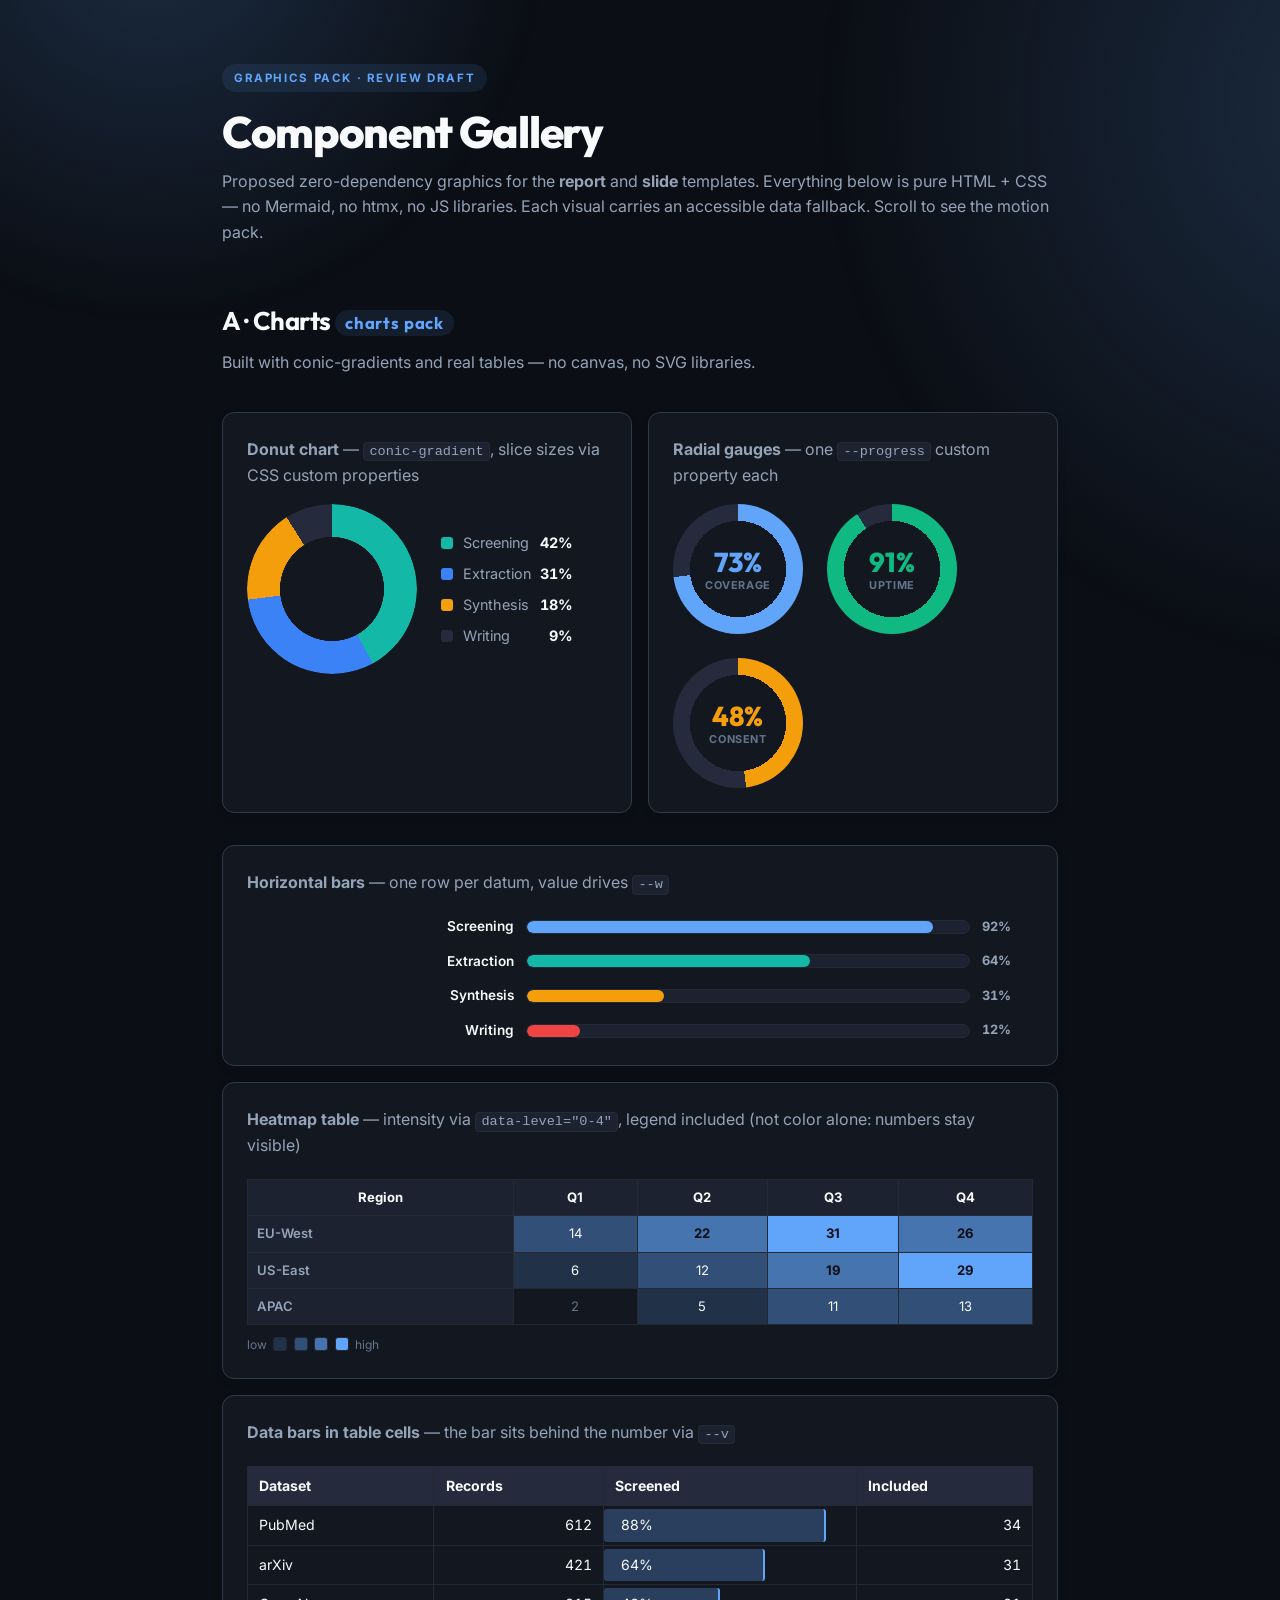
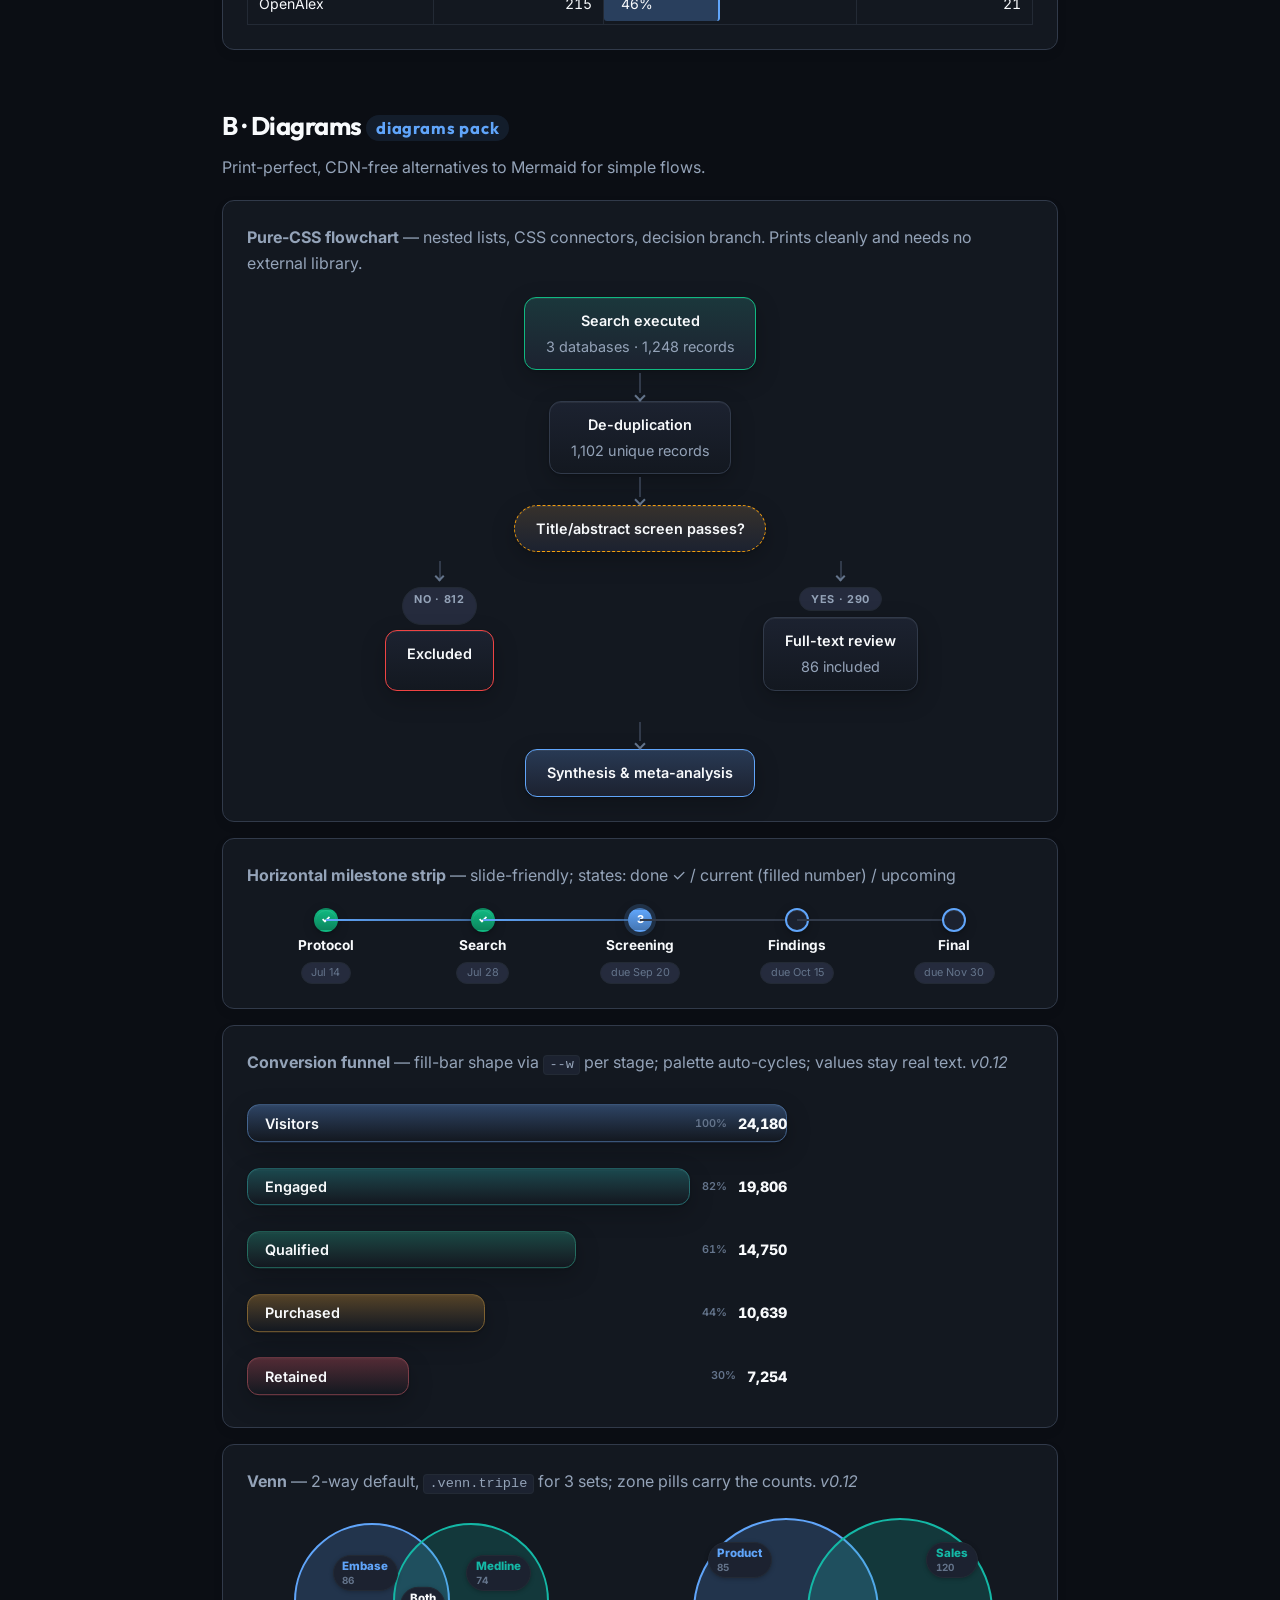
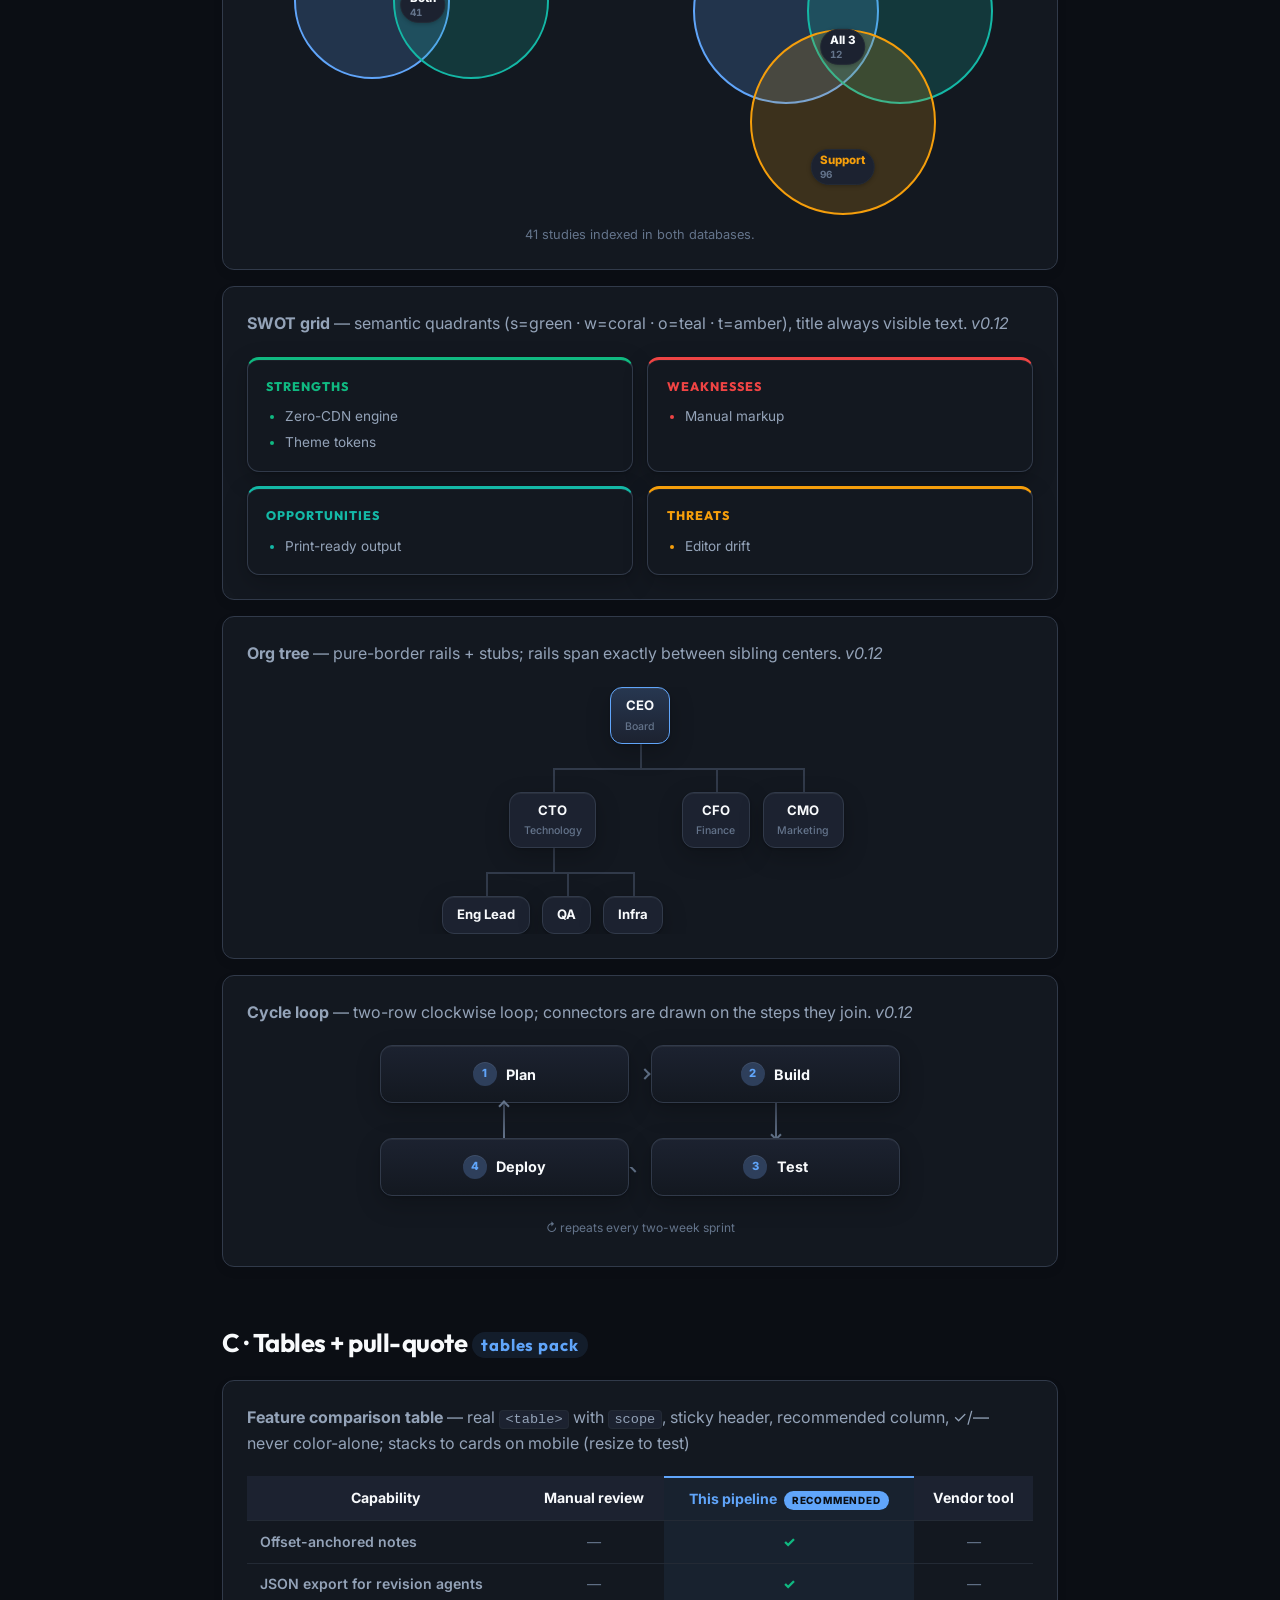
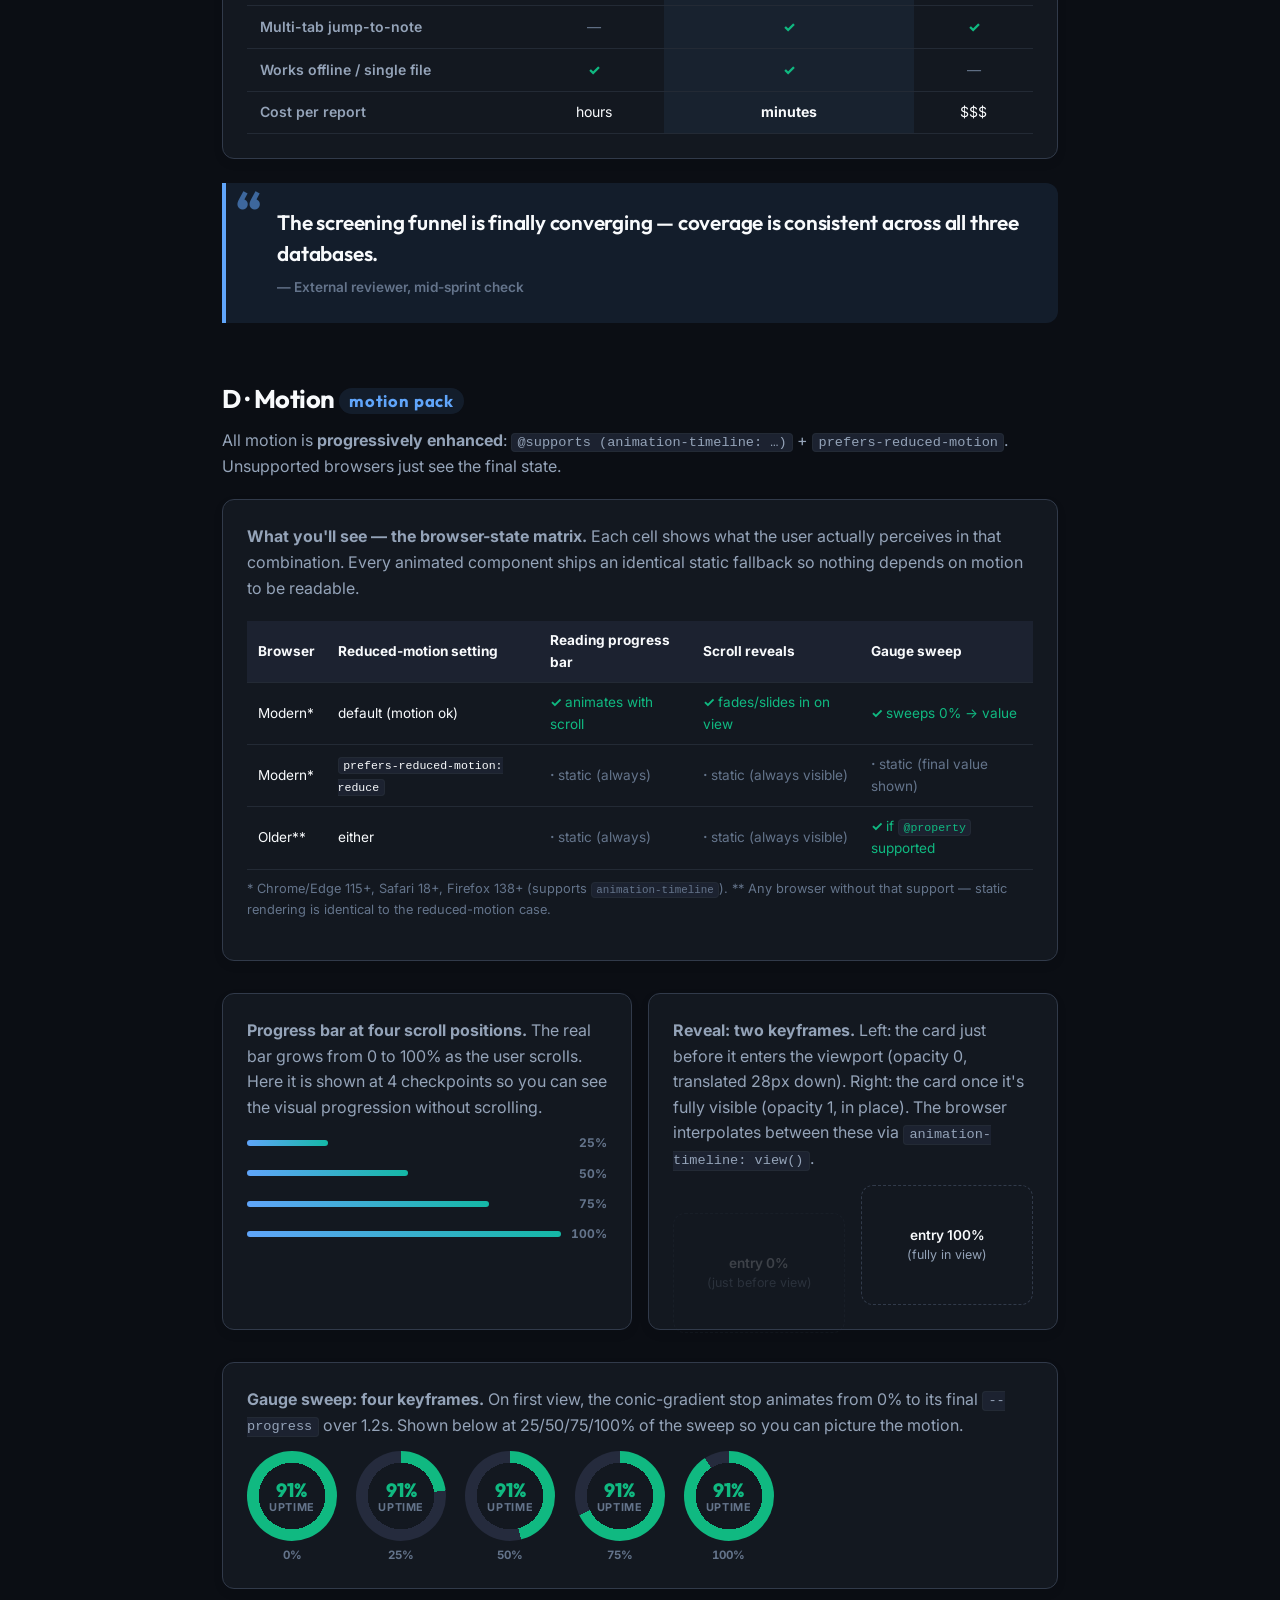
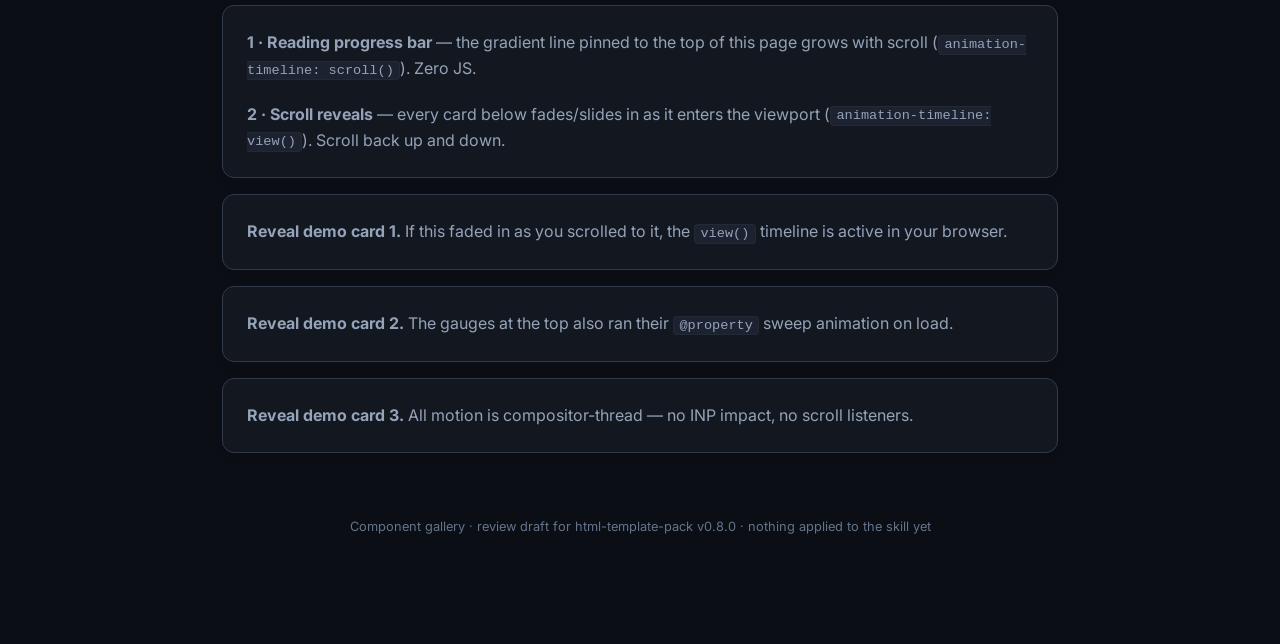
<file: docs/components/index.html>
<!DOCTYPE html>
<!--
  ╔══════════════════════════════════════════════════════════════════════╗
  ║  COMPONENT GALLERY — the graphics pack shipped with report + slide    ║
  ║  Zero-dependency (pure CSS/HTML), token-driven, accessible.           ║
  ║  Inlined into every template since v0.8.0 (see features/graphics/).   ║
  ║                                                                        ║
  ║  Packs:                                                                ║
  ║   A. Charts:    donut/pie, radial gauge, horizontal bars,             ║
  ║                 heatmap table, data-bar table cells                    ║
  ║   B. Diagrams:  pure-CSS flowchart, horizontal milestone strip,       ║
  ║                 conversion funnel, venn (2/3-way), SWOT grid,          ║
  ║                 org tree, cycle loop                                   ║
  ║   C. Tables:    feature comparison table, pull-quote callout          ║
  ║   D. Motion:    scroll-driven reveals, reading progress bar,          ║
  ║                 animated gauge sweep (@property, reduced-motion safe)  ║
  ║                                                                        ║
  ║  Companion page: svg-library/ — the 40 hand-drawn SVG infographic     ║
  ║  templates for concept diagrams (v0.13.0).
  ║                                                                        ║
  ║  Accessibility: every chart is a real <figure> whose data lives in a  ║
  ║  real <table> (visually hidden or structural); role="img" + labels;   ║
  ║  no meaning encoded by color alone; motion guarded by                 ║
  ║  @supports + prefers-reduced-motion.                                  ║
  ╚══════════════════════════════════════════════════════════════════════╝
-->
<html lang="en" data-theme="dark">
<head>
  <meta charset="UTF-8">
  <meta name="viewport" content="width=device-width, initial-scale=1">
  <title>Component Gallery — graphics pack for report + slide templates</title>
  <link rel="preconnect" href="https://fonts.googleapis.com">
  <link rel="preconnect" href="https://fonts.gstatic.com" crossorigin>
  <link href="https://fonts.googleapis.com/css2?family=Inter:wght@400;500;600;700;800&family=Outfit:wght@600;700;800&display=swap" rel="stylesheet">
  <style>
    /* ═══ Report-template tokens (same palette as templates/report) ══ */
    :root, [data-theme="dark"] {
      color-scheme: light dark;
      --bg: #0b0e14; --surface: #131820; --surface2: #1c2230; --surface3: #252b3d;
      --border: #232a35; --border-bright: #313a4a;
      --text: #f8fafc; --text-muted: #94a3b8; --text-dim: #64748b;
      --accent: #60a5fa; --accent-dim: rgba(96,165,250,0.1); --accent-glow: rgba(96,165,250,0.2);
      --teal: #14b8a6; --coral: #ef4444; --green: #10b981; --amber: #f59e0b;
      --deep-blue: #3b82f6; --navy: #1e3a5f;
      --font-sans: 'Inter', -apple-system, BlinkMacSystemFont, 'Segoe UI', Roboto, sans-serif;
      --font-head: 'Outfit', sans-serif;
      --radius: 12px; --radius-sm: 6px;
    }
    [data-theme="light"] {
      --bg: #f8fafc; --surface: #ffffff; --surface2: #f1f5f9; --surface3: #e2e8f0;
      --border: #e2e8f0; --border-bright: #cbd5e1;
      --text: #0f172a; --text-muted: #64748b; --text-dim: #94a3b8;
      --accent: #2563eb; --accent-dim: rgba(37,99,235,0.08); --accent-glow: rgba(37,99,235,0.15);
      --teal: #0d9488; --coral: #ef4444; --green: #059669; --amber: #d97706;
      --deep-blue: #2563eb; --navy: #1e3a5f;
    }
    *, *::before, *::after { box-sizing: border-box; }
    body {
      margin: 0; font-family: var(--font-sans); font-size: 1rem; line-height: 1.6;
      color: var(--text); background: var(--bg); -webkit-font-smoothing: antialiased;
    }
    body::before {
      content: ""; position: fixed; inset: 0; z-index: -1; pointer-events: none;
      background:
        radial-gradient(640px circle at 12% -8%, var(--accent-glow), transparent 62%),
        radial-gradient(860px circle at 108% 12%, var(--accent-glow), transparent 66%);
    }
    .content { max-width: 900px; margin: 0 auto; padding: 4rem 2rem 6rem; }
    .eyebrow {
      display: inline-block; font-size: 0.72rem; font-weight: 700; letter-spacing: 0.14em;
      text-transform: uppercase; color: var(--accent); background: var(--accent-dim);
      padding: 0.3rem 0.75rem; border-radius: 999px; margin-bottom: 1rem;
    }
    h1 { font-family: var(--font-head); font-size: clamp(2rem, 4.5vw, 2.75rem); font-weight: 800; letter-spacing: -0.03em; margin: 0 0 0.75rem; line-height: 1.1; }
    h2 { font-family: var(--font-head); font-size: 1.6rem; font-weight: 700; margin: 3.5rem 0 0.5rem; letter-spacing: -0.02em; }
    h2 .pack { font-size: 0.65em; color: var(--accent); background: var(--accent-dim); border-radius: 999px; padding: 0.15rem 0.6rem; vertical-align: middle; letter-spacing: 0.05em; }
    .sub { color: var(--text-muted); margin: 0 0 1.25rem; }
    .note { font-size: 0.8rem; color: var(--text-dim); margin-top: -0.5rem; margin-bottom: 1rem; }
    code { font-family: ui-monospace, 'SF Mono', Menlo, Consolas, monospace; font-size: 0.85em; background: var(--surface2); border: 1px solid var(--border); border-radius: 4px; padding: 0.1em 0.4em; }

    /* Visually-hidden (for data-table fallbacks) */
    .sr-only {
      position: absolute; width: 1px; height: 1px; padding: 0; margin: -1px;
      overflow: hidden; clip: rect(0 0 0 0); white-space: nowrap; border: 0;
    }

    /* Shared figure card */
    .demo {
      background: var(--surface); border: 1px solid var(--border-bright); border-radius: var(--radius);
      padding: 1.5rem; margin: 1rem 0; box-shadow: 0 4px 12px rgba(0,0,0,0.05);
    }
    .demo-grid { display: grid; grid-template-columns: repeat(auto-fit, minmax(240px, 1fr)); gap: 1rem; }

    /* ══════════════ A1. DONUT / PIE CHART (conic-gradient) ══════════════ */
    .donut-wrap { display: flex; align-items: center; gap: 1.5rem; flex-wrap: wrap; }
    .donut {
      --a: 42; --b: 31; --c: 18; --d: 9;   /* slices must sum to 100 */
      flex: 0 0 auto; width: 170px; aspect-ratio: 1; border-radius: 50%;
      background: conic-gradient(
        var(--teal)       0 calc(var(--a) * 1%),
        var(--deep-blue)  0 calc((var(--a) + var(--b)) * 1%),
        var(--amber)      0 calc((var(--a) + var(--b) + var(--c)) * 1%),
        var(--surface3)   0 100%
      );
      -webkit-mask: radial-gradient(closest-side, transparent 61%, #000 61.5%);
      mask: radial-gradient(closest-side, transparent 61%, #000 61.5%);
      position: relative;
    }
    .donut::after {  /* center label */
      content: attr(data-center);
      position: absolute; inset: 0; display: flex; align-items: center; justify-content: center;
      font-family: var(--font-head); font-weight: 800; font-size: 1.5rem; color: var(--text);
      -webkit-mask: none; mask: none;
    }
    .legend { list-style: none; margin: 0; padding: 0; display: grid; gap: 0.5rem; font-size: 0.9rem; }
    .legend li { display: flex; align-items: center; gap: 0.6rem; color: var(--text-muted); }
    .legend .sw { width: 12px; height: 12px; border-radius: 3px; flex-shrink: 0; }
    .legend b { color: var(--text); margin-left: auto; font-variant-numeric: tabular-nums; }
    .legend li:nth-child(1) .sw { background: var(--teal); }
    .legend li:nth-child(2) .sw { background: var(--deep-blue); }
    .legend li:nth-child(3) .sw { background: var(--amber); }
    .legend li:nth-child(4) .sw { background: var(--surface3); }

    /* ══════════════ A2. RADIAL GAUGE (progress ring) ══════════════ */
    .gauge-row { display: flex; gap: 1.5rem; flex-wrap: wrap; }
    .gauge {
      --progress: 73;                        /* 0–100 */
      --gauge-color: var(--accent);
      width: 130px; aspect-ratio: 1; border-radius: 50%; position: relative;
      display: grid; place-items: center;
      background:
        radial-gradient(closest-side, var(--surface) 74%, transparent 74% 100%),
        conic-gradient(var(--gauge-color) calc(var(--progress) * 1%), var(--surface3) 0);
    }
    .gauge .gauge-label { text-align: center; line-height: 1.15; }
    .gauge .gauge-value { font-family: var(--font-head); font-size: 1.7rem; font-weight: 800; color: var(--gauge-color); }
    .gauge .gauge-cap { font-size: 0.68rem; font-weight: 700; text-transform: uppercase; letter-spacing: 0.06em; color: var(--text-dim); }
    .gauge.g-green { --gauge-color: var(--green); }
    .gauge.g-amber { --gauge-color: var(--amber); }
    .gauge.g-coral { --gauge-color: var(--coral); }

    /* Animated sweep — @property animates the conic stop itself.
       Guarded: browsers without @property show the static ring. */
    @property --sweep { syntax: '<percentage>'; inherits: false; initial-value: 0%; }
    @keyframes gauge-sweep { from { --sweep: 0%; } to { --sweep: calc(var(--progress) * 1%); } }
    @media (prefers-reduced-motion: no-preference) {
      @supports (background: conic-gradient(red 0 1%)) and (animation-timeline: scroll()) {
        .gauge.animated {
          background:
            radial-gradient(closest-side, var(--surface) 74%, transparent 74% 100%),
            conic-gradient(var(--gauge-color) var(--sweep), var(--surface3) 0);
          animation: gauge-sweep 1.2s cubic-bezier(0.4, 0, 0.2, 1) forwards;
        }
      }
    }

    /* ══════════════ A3. HORIZONTAL BAR ROWS ══════════════ */
    .hbars { display: grid; gap: 0.8rem; }
    .hbar { display: grid; grid-template-columns: minmax(90px, 34%) 1fr 3.2rem; align-items: center; gap: 0.75rem; }
    .hbar .h-label { font-size: 0.85rem; font-weight: 600; color: var(--text); text-align: right; }
    .hbar .h-track { height: 14px; background: var(--surface2); border: 1px solid var(--border); border-radius: 999px; overflow: hidden; }
    .hbar .h-fill { height: 100%; border-radius: 999px; background: var(--bar-color, var(--accent)); min-width: 4px; }
    .hbar .h-value { font-size: 0.8rem; font-weight: 700; color: var(--text-muted); font-variant-numeric: tabular-nums; }
    .hbar .h-fill.c-teal { --bar-color: var(--teal); }
    .hbar .h-fill.c-amber { --bar-color: var(--amber); }
    .hbar .h-fill.c-coral { --bar-color: var(--coral); }
    .hbar .h-fill.c-green { --bar-color: var(--green); }

    /* ══════════════ A4. HEATMAP TABLE ══════════════ */
    .heat { width: 100%; border-collapse: collapse; font-size: 0.82rem; }
    .heat caption { caption-side: bottom; text-align: left; color: var(--text-dim); font-size: 0.75rem; padding-top: 0.5rem; }
    .heat th, .heat td { border: 1px solid var(--border); padding: 0.45rem 0.55rem; text-align: center; }
    .heat thead th { background: var(--surface2); font-weight: 700; color: var(--text); }
    .heat tbody th { font-weight: 600; text-align: left; color: var(--text-muted); background: var(--surface2); }
    .heat td[data-level="0"] { background: var(--surface); color: var(--text-dim); }
    .heat td[data-level="1"] { background: color-mix(in srgb, var(--accent) 18%, var(--surface)); }
    .heat td[data-level="2"] { background: color-mix(in srgb, var(--accent) 40%, var(--surface)); color: var(--text); }
    .heat td[data-level="3"] { background: color-mix(in srgb, var(--accent) 65%, var(--surface)); color: var(--bg); font-weight: 700; }
    .heat td[data-level="4"] { background: var(--accent); color: var(--bg); font-weight: 700; }
    .heat-legend { display: flex; align-items: center; gap: 0.4rem; font-size: 0.75rem; color: var(--text-dim); margin-top: 0.6rem; }
    .heat-legend i { width: 14px; height: 14px; border-radius: 3px; border: 1px solid var(--border); }
    .heat-legend i:nth-child(2) { background: color-mix(in srgb, var(--accent) 18%, var(--surface)); }
    .heat-legend i:nth-child(3) { background: color-mix(in srgb, var(--accent) 40%, var(--surface)); }
    .heat-legend i:nth-child(4) { background: color-mix(in srgb, var(--accent) 65%, var(--surface)); }
    .heat-legend i:nth-child(5) { background: var(--accent); }

    /* ══════════════ A5. DATA BARS IN TABLE CELLS ══════════════ */
    .data-table { width: 100%; border-collapse: collapse; font-size: 0.88rem; }
    .data-table th, .data-table td { border: 1px solid var(--border); padding: 0.5rem 0.7rem; text-align: left; }
    .data-table thead th { background: var(--navy); color: #fff; font-weight: 700; }
    [data-theme="dark"] .data-table thead th { background: var(--surface3); color: var(--text); }
    .data-table .num { text-align: right; font-variant-numeric: tabular-nums; }
    .db-cell { position: relative; min-width: 120px; }
    .db-bar {
      position: absolute; inset: 3px auto 3px 0; width: var(--v);
      background: color-mix(in srgb, var(--accent) 28%, transparent);
      border-right: 2px solid var(--accent); border-radius: 3px;
    }
    .db-cell span { position: relative; padding-left: 0.35rem; }

/* ══════ B1 · PURE-CSS FLOWCHART ══════════════════════════════════════
   Usage:
     <ol class="flow">
       <li><div class="flow-node start">Start</div></li>
       <li><div class="flow-node">Step</div></li>
       <li>
         <div class="flow-node decision">Q?</div>
         <div class="flow-branch">
           <div><div class="flow-tag">no · N</div><div class="flow-node" style="border-color: var(--coral)">Left</div></div>
           <div><div class="flow-tag">yes · M</div><div class="flow-node">Right</div></div>
         </div>
       </li>
       <li><div class="flow-node end">End</div></li>
     </ol>
   v0.12.0 polish: card shadows + gradient fills on nodes, arrowheads on every
   connector (incl. branches), pill flow-tags. Markup-compatible with v0.8.0. */
.flow { list-style: none; margin: 0; padding: 0; display: grid; grid-template-columns: minmax(0, 1fr); justify-items: center; gap: 1.9rem; }
.flow > li { position: relative; width: 100%; display: grid; justify-items: center; }
/* connector arrow between stacked nodes */
.flow > li + li::before {
  content: ""; position: absolute; top: -1.7rem; width: 2px; height: 1.2rem;
  background: var(--border-bright);
}
.flow > li + li::after {
  content: ""; position: absolute; top: -0.55rem; width: 8px; height: 8px;
  border-right: 2px solid var(--text-dim); border-bottom: 2px solid var(--text-dim);
  transform: rotate(45deg);
}
.flow-node {
  background: linear-gradient(180deg, var(--surface2), var(--surface));
  border: 1px solid var(--border-bright); border-radius: var(--radius);
  padding: 0.7rem 1.3rem; text-align: center; max-width: 320px;
  font-size: 0.9rem; font-weight: 600; color: var(--text);
  box-shadow: 0 1px 2px rgba(0,0,0,.18), 0 8px 24px rgba(0,0,0,.22), inset 0 1px 0 rgba(255,255,255,.06);
  transition: border-color 0.2s ease, box-shadow 0.2s ease, transform 0.2s ease;
}
.flow-node:hover { border-color: var(--accent); transform: translateY(-1px); }
.flow-node > span, .flow-node > small { display: block; font-weight: 400; color: var(--text-muted); margin-top: 0.2rem; }
.flow-node.start {
  border-color: var(--green);
  background: linear-gradient(180deg, color-mix(in srgb, var(--green) 14%, var(--surface2)), var(--surface2));
}
.flow-node.end {
  border-color: var(--accent);
  background: linear-gradient(180deg, color-mix(in srgb, var(--accent) 18%, var(--surface2)), var(--surface2));
}
.flow-node.decision {
  border-radius: 999px; border-style: dashed; border-color: var(--amber);
  background: linear-gradient(180deg, color-mix(in srgb, var(--amber) 12%, var(--surface2)), var(--surface2));
}
.flow-branch { display: grid; grid-template-columns: minmax(0,1fr) minmax(0,1fr); gap: 1rem; width: 100%; }
.flow-branch > div { display: grid; justify-items: center; gap: 0; position: relative; }
.flow-branch > div::before {
  content: ""; position: absolute; top: -1.2rem; height: 1.2rem; width: 2px; background: var(--border-bright);
}
.flow-branch > div::after {
  content: ""; position: absolute; top: -0.45rem; width: 7px; height: 7px;
  border-right: 2px solid var(--text-dim); border-bottom: 2px solid var(--text-dim);
  transform: rotate(45deg);
}
.flow-tag {
  font-size: 0.68rem; font-weight: 700; text-transform: uppercase; letter-spacing: 0.06em;
  color: var(--text-muted); margin: 0.45rem 0 0.35rem;
  background: var(--surface3); border: 1px solid var(--border); border-radius: 999px;
  padding: 0.15rem 0.7rem;
}

/* ══════ B2 · HORIZONTAL MILESTONE STRIP ══════════════════════════════
   Usage:
     <ol class="mstrip">
       <li class="done"><div class="ms-title">…</div><div class="ms-date">…</div></li>
       <li class="now"><div class="ms-title">…</div><div class="ms-date">…</div></li>
       <li><div class="ms-title">…</div><div class="ms-date">…</div></li>
     </ol>
   States: .done (✓), .now (filled numbered circle), default (upcoming).
   v0.12.0 polish: bigger dots lifted off the rail, filled progress rail up
   to the current milestone, pill dates, glow ring on .now. */
.mstrip { display: flex; margin: 0; padding: 0; list-style: none; counter-reset: ms; }
.mstrip li { flex: 1 1 0; min-width: 0; text-align: center; position: relative; padding: 1.7rem 0.6rem 0; }
.mstrip li::before {
  content: ""; position: absolute; top: 11px; left: -50%; width: 100%; height: 2px;
  background: linear-gradient(90deg, var(--border-bright), var(--border-bright));
}
/* progress rail: segments leading INTO done/current milestones are accent */
.mstrip li.done::before, .mstrip li.now::before {
  background: linear-gradient(90deg, var(--accent), color-mix(in srgb, var(--accent) 55%, transparent));
}
.mstrip li:first-child::before { display: none; }
.mstrip li::after {
  content: ""; counter-increment: ms;
  position: absolute; top: 0; left: 50%; transform: translateX(-50%);
  width: 24px; height: 24px; border-radius: 50%;
  background: var(--surface2); border: 2px solid var(--accent);
  display: grid; place-items: center; font-size: 0.68rem; font-weight: 800; color: var(--accent);
  box-shadow: 0 1px 2px rgba(0,0,0,.18), 0 4px 12px rgba(0,0,0,.22), inset 0 1px 0 rgba(255,255,255,.08);
}
.mstrip li.done::after { content: "✓"; background: linear-gradient(180deg, var(--green), color-mix(in srgb, var(--green) 72%, #000)); border-color: transparent; color: #fff; }
.mstrip li.now::after  { content: counter(ms); background: linear-gradient(180deg, var(--accent), color-mix(in srgb, var(--accent) 72%, #000)); border-color: transparent; color: #fff; box-shadow: 0 0 0 4px color-mix(in srgb, var(--accent) 18%, transparent), 0 4px 14px rgba(0,0,0,.3); }
.mstrip .ms-title { font-size: 0.85rem; font-weight: 700; color: var(--text); }
.mstrip .ms-date  { font-size: 0.68rem; color: var(--text-dim); margin: 0.3rem 0.4rem 0; display: inline-block; background: var(--surface3); border: 1px solid var(--border); border-radius: 999px; padding: 0.1rem 0.6rem; }


/* ══════ B3 · CONVERSION FUNNEL ═══════════════════════════════════════
   Usage:
     <ol class="funnel">
       <li style="--w:100%"><span class="f-label">Visitors</span><small class="f-pct">100%</small><b class="f-val">24,180</b></li>
       <li style="--w:82%"><span class="f-label">Engaged</span><small class="f-pct">82%</small><b class="f-val">19,806</b></li>
       <li style="--w:61%"><span class="f-label">Qualified</span><small class="f-pct">61%</small><b class="f-val">14,750</b></li>
       <li style="--w:44%"><span class="f-label">Purchased</span><small class="f-pct">44%</small><b class="f-val">10,639</b></li>
       <li style="--w:30%"><span class="f-label">Retained</span><small class="f-pct">30%</small><b class="f-val">7,254</b></li>
     </ol>
   The fill bar width is --w (percent of the top stage; bar is a ::before
   fill so labels never clip); stages auto-cycle the
   accent palette via nth-child. The values keep every number real text —
   width conveys shape, never the data alone. .f-pct is optional. */
.funnel { list-style: none; margin: 0; padding: 0; display: grid; gap: 0.55rem; max-width: 540px; }
.funnel > li {
  --fc: var(--accent);
  position: relative; display: flex; align-items: center; gap: 0.7rem; min-height: 3.4rem;
}
/* funnel shape lives on a ::before fill bar (NOT the row width) so labels
   never clip on narrow stages — full-width rows, bar sized by --w */
.funnel > li::before {
  content: ""; position: absolute; top: 50%; left: 0; translate: 0 -50%;
  width: var(--w, 92%); height: 2.35rem;
  background: linear-gradient(180deg, color-mix(in srgb, var(--fc) 26%, var(--surface2)), var(--surface));
  border: 1px solid color-mix(in srgb, var(--fc) 40%, var(--border-bright));
  border-radius: var(--radius);
  box-shadow: 0 1px 2px rgba(0,0,0,.18), 0 8px 24px rgba(0,0,0,.22), inset 0 1px 0 rgba(255,255,255,.06);
  transition: border-color 0.2s ease, box-shadow 0.2s ease;
}
.funnel > li:hover::before { border-color: var(--fc);
  box-shadow: 0 1px 2px rgba(0,0,0,.18), 0 10px 28px rgba(0,0,0,.26), inset 0 1px 0 rgba(255,255,255,.08); }
.funnel > li:nth-child(1) { --fc: var(--accent); }
.funnel > li:nth-child(2) { --fc: var(--teal); }
.funnel > li:nth-child(3) { --fc: var(--green); }
.funnel > li:nth-child(4) { --fc: var(--amber); }
.funnel > li:nth-child(5) { --fc: var(--coral); }
.funnel > li:nth-child(6) { --fc: var(--accent); }
.funnel .f-label, .funnel .f-pct, .funnel .f-val { position: relative; z-index: 1; }
.funnel .f-label { padding-left: 1.1rem; font-size: 0.9rem; font-weight: 600; color: var(--text); white-space: nowrap; }
.funnel .f-pct { margin-left: auto; font-size: 0.68rem; font-weight: 600; color: var(--text-dim); font-variant-numeric: tabular-nums; }
.funnel .f-val  { font-size: 0.9rem; font-weight: 800; color: var(--text); font-variant-numeric: tabular-nums; }

/* ══════ B4 · VENN (2-WAY / 3-WAY) ════════════════════════════════════
   Usage:
     <div class="venn" role="img" aria-label="Sales 120, Support 96, overlap 34">
       <i class="venn-set a"></i><i class="venn-set b"></i>
       <span class="v-tag a"><b>Sales</b><small>120</small></span>
       <span class="v-tag b"><b>Support</b><small>96</small></span>
       <span class="v-tag ab"><b>Both</b><small>34</small></span>
       <p class="venn-caption">34 accounts are both sales and support-led.</p>
     </div>
   Add .venn.triple and a third <i class="venn-set c"> plus .v-tag.c/.ab/.ac/.bc/.abc
   for the 3-way variant. Zones are real text (never color-alone); role="img"
   aria-label is the non-visual fallback for the whole figure. Overlap fills
   are color-mix overlays on tokens, safe in dark mode. */
.venn {
  position: relative; width: min(100%, 300px); aspect-ratio: 300 / 200;
  margin: 0 auto; max-width: 100%; overflow: visible;
}
.venn-set { position: absolute; top: 4%; width: 52%; aspect-ratio: 1; border-radius: 50%; }
.venn-set.a { left: 2%;  background: color-mix(in srgb, var(--accent) 20%, transparent); border: 2px solid var(--accent); }
.venn-set.b { left: 35%; background: color-mix(in srgb, var(--teal) 20%, transparent);   border: 2px solid var(--teal); }
.venn-set.c { left: 20%; top: 45%; background: color-mix(in srgb, var(--amber) 18%, transparent); border: 2px solid var(--amber); }
.venn.triple { aspect-ratio: 1; }
.venn.triple .venn-set.a { width: 62%; left: 0;   top: 1%; border-color: var(--accent); }
.venn.triple .venn-set.b { width: 62%; left: auto; right: 0; top: 1%; border-color: var(--teal); }
.venn.triple .venn-set.c { width: 62%; left: 19%; top: 38%; border-color: var(--amber); }
.v-tag {
  position: absolute; display: flex; flex-direction: column; gap: 0.1rem;
  padding: 0.22rem 0.55rem; border-radius: 999px; white-space: nowrap;
  background: var(--surface2); border: 1px solid var(--border); line-height: 1.2;
  box-shadow: 0 1px 4px rgba(0,0,0,.25);
}
.v-tag b { font-size: 0.72rem; font-weight: 800; color: var(--text); }
.v-tag small { font-size: 0.62rem; font-weight: 700; color: var(--text-dim); font-variant-numeric: tabular-nums; }
.v-tag.a { left: 15%; top: 20%; } .v-tag.a b { color: var(--accent); }
.v-tag.b { right: 19%; top: 20%; } .v-tag.b b { color: var(--teal); }
.v-tag.c { left: 50%; bottom: 15%; transform: translateX(-50%); } .v-tag.c b { color: var(--amber); }
.v-tag.ab { left: 45%; top: 45%; transform: translate(-50%, -50%); }
.v-tag.abc { left: 50%; top: 44%; transform: translate(-50%, -50%); }
.venn.triple .v-tag.a { left: 5%; top: 9%; }
.venn.triple .v-tag.b { right: 5%; top: 9%; }
.venn.triple .v-tag.c { left: 50%; top: 78%; bottom: auto; transform: translateX(-50%); }
.venn.triple .v-tag.ac { left: 26%; top: 54%; }
.venn.triple .v-tag.bc { right: 26%; top: 54%; }
.venn.triple .v-tag.ab { left: 50%; top: 16%; transform: translateX(-50%); }
.venn-caption { margin: 0.6rem auto 0; max-width: 90%; text-align: center; font-size: 0.8rem; color: var(--text-dim); }
.venn-caption em { color: var(--text-muted); }

/* ══════ B5 · SWOT GRID ══════════════════════════════════════════════
   Usage:
     <div class="swot">
       <section class="swot-q s"><h4>Strengths</h4><ul><li>…</li></ul></section>
       <section class="swot-q w"><h4>Weaknesses</h4><ul><li>…</li></ul></section>
       <section class="swot-q o"><h4>Opportunities</h4><ul><li>…</li></ul></section>
       <section class="swot-q t"><h4>Threats</h4><ul><li>…</li></ul></section>
     </div>
   Quadrant accents: s=green · w=coral · o=teal · t=amber. The quadrant title
   is always visible text; accent color is decoration on top. */
.swot { display: grid; grid-template-columns: 1fr 1fr; gap: 0.9rem; }
.swot-q {
  --qcolor: var(--accent);
  padding: 1.05rem 1.15rem 1.15rem;
  background: var(--surface); border: 1px solid var(--border-bright);
  border-top: 3px solid var(--qcolor); border-radius: var(--radius);
  box-shadow: 0 1px 2px rgba(0,0,0,.18), 0 8px 24px rgba(0,0,0,.22), inset 0 1px 0 rgba(255,255,255,.04);
  transition: border-color 0.2s ease, box-shadow 0.2s ease, transform 0.2s ease;
}
.swot-q:hover { border-color: var(--qcolor); border-top-color: var(--qcolor); transform: translateY(-1px); }
.swot-q.s { --qcolor: var(--green); }
.swot-q.w { --qcolor: var(--coral); }
.swot-q.o { --qcolor: var(--teal); }
.swot-q.t { --qcolor: var(--amber); }
.swot-q h4 { margin: 0 0 0.6rem; font-family: var(--font-head, inherit); font-size: 0.78rem; font-weight: 800;
  text-transform: uppercase; letter-spacing: 0.08em; color: var(--qcolor); }
.swot-q ul { margin: 0; padding-left: 1.15rem; font-size: 0.85rem; }
.swot-q li { color: var(--text-muted); line-height: 1.5; }
.swot-q li::marker { color: var(--qcolor); }
.swot-q li + li { margin-top: 0.35rem; }
@media (max-width: 560px) {
  .swot { grid-template-columns: 1fr; }
}

/* ══════ B6 · ORG TREE ════════════════════════════════════════════════
   Usage:
     <div class="otree">
       <ul>
         <li>
           <div class="o-node root">CEO<span class="o-role">Board</span></div>
           <ul>
             <li><div class="o-node">CTO<span class="o-role">…</span></div>
               <ul>
                 <li><div class="o-node">Eng Lead</div></li>
                 <li><div class="o-node">QA</div></li>
                 <li><div class="o-node">Infra</div></li>
               </ul>
             </li>
             <li><div class="o-node">CFO</div></li>
           </ul>
         </li>
       </ul>
     </div>
   Root is the single top <li>; every deeper level is a nested <ul> in a flex
   row with connector rail + stubs from pure borders. Nodes are .card-style
   chips (surface2 / border-bright / radius). .root tints the top node accent. */

.otree, .otree ul { list-style: none; margin: 0; padding: 0; }
.otree { overflow-x: auto; }
.otree ul { position: relative; display: flex; justify-content: center; padding-top: 1.5rem; }
.otree > ul { padding-top: 0; }
.otree li { position: relative; display: flex; flex-direction: column; align-items: center; padding: 1.5rem 0.4rem 0; }
.otree > ul > li { padding-top: 0; }
/* parent drop: from the parent node's bottom down to the sibling rail */
.otree ul::before {
  content: ""; position: absolute; top: 0; left: 50%;
  width: 2px; height: 1.5rem; background: var(--border-bright);
}
.otree > ul::before { display: none; }
/* per-child connectors: half-rails along the sibling rail + stub into the
   node. Rails span EXACTLY between adjacent sibling centers — no overshoot.
   Each child draws: ::before = left half-rail, ::after = right half-rail
   plus the center stub down into its own node. */
.otree li::before, .otree li::after {
  content: ""; position: absolute; top: 0; width: 50%; height: 1.5rem;
  border-top: 2px solid var(--border-bright);
}
.otree li::before { right: 50%; }
.otree li::after { left: 50%; border-left: 2px solid var(--border-bright); }
.otree li:first-child::before { border-top: 0; }
.otree li:last-child::after { border-top: 0; }
.otree > ul > li::before, .otree > ul > li::after { display: none; }
.o-node {
  position: relative; z-index: 1; white-space: nowrap;
  padding: 0.45rem 0.85rem; text-align: center;
  background: var(--surface2); border: 1px solid var(--border-bright); border-radius: var(--radius);
  font-size: 0.82rem; font-weight: 700; color: var(--text);
  box-shadow: 0 1px 2px rgba(0,0,0,.18), 0 8px 24px rgba(0,0,0,.22), inset 0 1px 0 rgba(255,255,255,.06);
  transition: border-color 0.2s ease, box-shadow 0.2s ease, transform 0.2s ease;
}
.o-node:hover { border-color: var(--accent); transform: translateY(-1px); }
.o-node .o-role { display: block; margin-top: 0.15rem; font-size: 0.66rem; font-weight: 500; color: var(--text-dim); }
.o-node.root {
  border-color: var(--accent);
  background: linear-gradient(180deg, color-mix(in srgb, var(--accent) 16%, var(--surface2)), var(--surface2));
}

/* ══════ B7 · CYCLE LOOP ══════════════════════════════════════════════
   Usage:
     <div class="cycle" role="group" aria-label="Product cycle">
       <div class="cyc-step c1"><b>1</b><span>Plan</span></div>
       <div class="cyc-step c2"><b>2</b><span>Build</span></div>
       <div class="cyc-step c3"><b>3</b><span>Test</span></div>
       <div class="cyc-step c4"><b>4</b><span>Deploy</span></div>
     </div>
     <p class="cyc-repeat">↻ repeats every sprint</p>
   Two-row clockwise loop: Plan → Build (top L→R), a vertical connector down
   to Test, Test → Deploy (bottom R→L), a vertical connector up to Plan. The
   connectors are drawn on the steps themselves (pseudo-elements anchored to
   the cards they join). No extra markup: just four .cyc-step divs. */
.cycle {
  position: relative; display: grid;
  grid-template-columns: 1fr 1fr;
  gap: 2.2rem 1.4rem; align-items: stretch; max-width: 520px;
  margin: 0 auto;
}
.cyc-step {
  position: relative;
  display: flex; align-items: center; justify-content: center; gap: 0.6rem;
  padding: 0.85rem 1rem; min-height: 3.6rem;
  background: linear-gradient(180deg, var(--surface2), var(--surface));
  border: 1px solid var(--border-bright); border-radius: var(--radius);
  font-size: 0.9rem; font-weight: 700; color: var(--text);
  box-shadow: 0 1px 2px rgba(0,0,0,.18), 0 8px 24px rgba(0,0,0,.22), inset 0 1px 0 rgba(255,255,255,.06);
  transition: border-color 0.2s ease, box-shadow 0.2s ease, transform 0.2s ease;
}
.cyc-step:hover { border-color: var(--accent); transform: translateY(-1px); }
.cyc-step b {
  flex: none; display: grid; place-items: center; width: 24px; height: 24px;
  border-radius: 50%; font-size: 0.7rem; font-weight: 800; color: var(--accent);
  background: color-mix(in srgb, var(--accent) 16%, var(--surface3));
  box-shadow: inset 0 1px 0 rgba(255,255,255,.08);
}
.cyc-step.c1 { grid-area: 1 / 1; }
.cyc-step.c2 { grid-area: 1 / 2; }
.cyc-step.c3 { grid-area: 2 / 2; }
.cyc-step.c4 { grid-area: 2 / 1; }
/* vertical connectors, anchored to the steps they join (never floating):
   Build ↓ Test on the right, Deploy ↑ Plan on the left */
.cyc-step.c2::before, .cyc-step.c4::before {
  content: ""; position: absolute; left: 50%; transform: translateX(-50%);
  width: 2px; height: 2.2rem;
  background: linear-gradient(180deg, var(--border-bright), var(--text-dim));
}
.cyc-step.c2::before { top: 100%; margin-top: 1px; }
.cyc-step.c4::before { bottom: 100%; margin-bottom: 1px; }
.cyc-step.c2::after, .cyc-step.c4::after {
  content: ""; position: absolute; left: 50%;
  width: 8px; height: 8px;
  border-right: 2px solid var(--text-dim); border-bottom: 2px solid var(--text-dim);
}
.cyc-step.c2::after { top: calc(100% + 2.2rem - 6px); transform: translateX(-50%) rotate(45deg); }
.cyc-step.c4::after { bottom: calc(100% + 2.2rem - 6px); transform: translateX(-50%) rotate(-135deg); }
/* horizontal legs: Plan → Build (right chevron), Test → Deploy (left chevron) */
.cyc-step.c1::after, .cyc-step.c3::after {
  content: ""; position: absolute; top: 50%;
  width: 8px; height: 8px;
  border-top: 2px solid var(--text-dim); border-right: 2px solid var(--text-dim);
}
.cyc-step.c1::after { right: -1.35rem; transform: translateY(-50%) rotate(45deg); }
.cyc-step.c3::after { left: -1.35rem; transform: translateY(-50%) rotate(-135deg); border-right-color: transparent; }
.cyc-repeat { margin: 1.1rem auto 0; max-width: 460px; text-align: center;
  font-size: 0.75rem; color: var(--text-dim); padding: 0.3rem 0; }

/* narrow screens: reclaim side padding so the loop never clips (360px-safe) */
@media (max-width: 400px) {
  .cyc-step { padding: 0.7rem 0.6rem; gap: 0.35rem; }
}

    /* ══════════════ C1. COMPARISON TABLE ══════════════ */
    .compare-wrap { overflow-x: auto; }
    .compare { width: 100%; border-collapse: separate; border-spacing: 0; font-size: 0.88rem; }
    .compare th, .compare td { border-bottom: 1px solid var(--border); padding: 0.6rem 0.8rem; text-align: center; }
    .compare thead th { position: sticky; top: 0; background: var(--surface2); font-weight: 700; z-index: 1; }
    .compare tbody th { text-align: left; font-weight: 600; color: var(--text-muted); }
    .compare .yes { color: var(--green); font-weight: 800; }
    .compare .no { color: var(--text-dim); }
    .compare .rec-col { background: color-mix(in srgb, var(--accent) 7%, var(--surface)); }
    .compare thead .rec-col { color: var(--accent); border-top: 2px solid var(--accent); }
    .compare .rec-badge {
      display: inline-block; font-size: 0.62rem; font-weight: 800; letter-spacing: 0.08em;
      background: var(--accent); color: var(--bg); border-radius: 999px; padding: 0.1rem 0.5rem; margin-left: 0.4rem;
    }
    /* mobile: stack to cards */
    @media (max-width: 720px) {
      .compare thead { display: none; }
      .compare tr { display: block; border: 1px solid var(--border-bright); border-radius: var(--radius); margin-bottom: 0.8rem; overflow: hidden; }
      .compare td { display: flex; justify-content: space-between; text-align: right; border-bottom: 1px solid var(--border); }
      .compare td::before { content: attr(data-label); font-weight: 600; color: var(--text-muted); text-align: left; }
    }

    /* ══════════════ C2. PULL-QUOTE ══════════════ */
    .pull-quote {
      margin: 1.5rem 0; padding: 1.5rem 2rem 1.5rem 3.2rem; position: relative;
      border-left: 4px solid var(--accent); background: var(--accent-dim);
      border-radius: 0 var(--radius) var(--radius) 0;
    }
    .pull-quote::before {
      content: "“"; position: absolute; left: 0.6rem; top: 0.1rem;
      font-family: var(--font-head); font-size: 3.2rem; font-weight: 800; color: var(--accent); opacity: 0.55; line-height: 1;
    }
    .pull-quote p { margin: 0; font-family: var(--font-head); font-size: 1.3rem; font-weight: 600; line-height: 1.45; color: var(--text); letter-spacing: -0.01em; }
    .pull-quote cite { display: block; margin-top: 0.6rem; font-size: 0.85rem; font-style: normal; color: var(--text-dim); font-weight: 600; }

    /* ══════════════ D1. SCROLL-DRIVEN REVEAL (progressive enhancement) ═══ */
    @keyframes reveal-in { from { opacity: 0; translate: 0 28px; } to { opacity: 1; translate: 0 0; } }
    @media (prefers-reduced-motion: no-preference) {
      @supports (animation-timeline: view()) {
        .reveal {
          animation: reveal-in linear both;
          animation-timeline: view();
          animation-range: entry 0% entry 55%;
        }
      }
    }

    /* ══════════════ D2. READING PROGRESS BAR (scroll timeline) ══════════ */
    .reading-progress {
      position: fixed; top: 0; left: 0; right: 0; height: 3px; z-index: 200;
      background: linear-gradient(90deg, var(--accent), var(--teal));
      transform-origin: 0 50%; transform: scaleX(0); pointer-events: none;
    }
    @supports (animation-timeline: scroll()) {
      @media (prefers-reduced-motion: no-preference) {
        .reading-progress { animation: rp-grow linear; animation-timeline: scroll(root); }
      }
    }
    @keyframes rp-grow { from { transform: scaleX(0); } to { transform: scaleX(1); } }

    /* ── Motion legend (static illustrations of pack D) ── */
    .state-matrix { width: 100%; border-collapse: collapse; font-size: 0.85rem; }
    .state-matrix th, .state-matrix td { border-bottom: 1px solid var(--border); padding: 0.55rem 0.7rem; text-align: left; }
    .state-matrix thead th { background: var(--surface2); font-weight: 700; }
    .state-matrix td.ok { color: var(--green); }
    .state-matrix td.ok::before { content: "✓ "; font-weight: 700; }
    .state-matrix td.off { color: var(--text-dim); }
    .state-matrix td.off::before { content: "· "; font-weight: 700; }

    /* Reading-progress bar keyframes (static, 4 stops) */
    .rp-strip { list-style: none; padding: 0; margin: 0; display: grid; gap: 0.7rem; }
    .rp-strip li { display: grid; grid-template-columns: 1fr auto; align-items: center; gap: 0.6rem; }
    .rp-strip .rp-bar {
      display: block; height: 6px; border-radius: 999px;
      background: linear-gradient(90deg, var(--accent), var(--teal));
      width: var(--v); max-width: 100%;
    }
    .rp-strip .rp-cap { font-size: 0.75rem; font-weight: 700; color: var(--text-dim); font-variant-numeric: tabular-nums; }

    /* Reveal keyframes (before/after pair) */
    .reveal-pair { display: grid; grid-template-columns: 1fr 1fr; gap: 1rem; }
    .reveal-state {
      border: 1px dashed var(--border-bright); border-radius: var(--radius);
      padding: 1rem; min-height: 120px; display: grid; place-items: center;
      font-size: 0.85rem; font-weight: 600; color: var(--text);
      transition: none;  /* static illustration — no real animation here */
    }
    .reveal-state.before { opacity: 0.18; transform: translateY(28px); }
    .reveal-state.after  { opacity: 1; transform: translateY(0); }
    .reveal-state .rs-label { text-align: center; line-height: 1.35; }
    .reveal-state .rs-label span { display: block; font-weight: 400; color: var(--text-muted); font-size: 0.78rem; margin-top: 0.2rem; }

    /* Gauge sweep keyframes (4 stops) — reuse .gauge; add a static
       --sweep-static variant so we can render arbitrary stops without
       re-keying the conic-gradient. */
    .gauge[style*="--sweep-static"] {
      background:
        radial-gradient(closest-side, var(--surface) 74%, transparent 74% 100%),
        conic-gradient(var(--gauge-color) var(--sweep-static), var(--surface3) 0);
    }
    .sweep-strip { display: flex; gap: 1.2rem; flex-wrap: wrap; align-items: flex-end; }
    .sweep-step { display: grid; justify-items: center; gap: 0.3rem; }
    .sweep-step .gauge { width: 90px; }
    .sweep-step .gauge .gauge-value { font-size: 1.2rem; }
    .sw-cap { font-size: 0.72rem; font-weight: 700; color: var(--text-dim); font-variant-numeric: tabular-nums; }

    .foot { margin-top: 4rem; text-align: center; font-size: 0.8rem; color: var(--text-dim); }
  </style>
</head>
<body data-annot-storage="component-gallery">
<div class="reading-progress" aria-hidden="true"></div>

<main class="content">
  <span class="eyebrow">Graphics pack · Review draft</span>
  <h1>Component Gallery</h1>
  <p class="sub">Proposed zero-dependency graphics for the <strong>report</strong> and <strong>slide</strong> templates. Everything below is pure HTML + CSS — no Mermaid, no htmx, no JS libraries. Each visual carries an accessible data fallback. Scroll to see the motion pack.</p>

  <!-- ═══════════ A. CHARTS ═══════════ -->
  <h2>A · Charts <span class="pack">charts pack</span></h2>
  <p class="sub">Built with conic-gradients and real tables — no canvas, no SVG libraries.</p>

  <div class="demo-grid">
    <figure class="demo" role="group" aria-labelledby="donut-cap">
      <figcaption id="donut-cap" class="sub" style="margin-bottom:1rem"><strong>Donut chart</strong> — <code>conic-gradient</code>, slice sizes via CSS custom properties</figcaption>
      <div class="donut-wrap">
        <div class="donut" data-center="248" role="img" aria-label="Donut chart: Screening 42%, Extraction 31%, Synthesis 18%, Writing 9%"></div>
        <ol class="legend">
          <li><span class="sw"></span>Screening <b>42%</b></li>
          <li><span class="sw"></span>Extraction <b>31%</b></li>
          <li><span class="sw"></span>Synthesis <b>18%</b></li>
          <li><span class="sw"></span>Writing <b>9%</b></li>
        </ol>
      </div>
      <table class="sr-only">
        <caption>Effort distribution by phase</caption>
        <tr><th scope="col">Phase</th><th scope="col">Share</th></tr>
        <tr><th scope="row">Screening</th><td>42%</td></tr>
        <tr><th scope="row">Extraction</th><td>31%</td></tr>
        <tr><th scope="row">Synthesis</th><td>18%</td></tr>
        <tr><th scope="row">Writing</th><td>9%</td></tr>
      </table>
    </figure>

    <figure class="demo" role="group" aria-labelledby="gauge-cap">
      <figcaption id="gauge-cap" class="sub" style="margin-bottom:1rem"><strong>Radial gauges</strong> — one <code>--progress</code> custom property each</figcaption>
      <div class="gauge-row">
        <div class="gauge animated" role="img" aria-label="Coverage: 73 percent"><div class="gauge-label"><div class="gauge-value">73%</div><div class="gauge-cap">Coverage</div></div></div>
        <div class="gauge g-green animated" style="--progress: 91" role="img" aria-label="Uptime: 91 percent"><div class="gauge-label"><div class="gauge-value">91%</div><div class="gauge-cap">Uptime</div></div></div>
        <div class="gauge g-amber" style="--progress: 48" role="img" aria-label="Consent rate: 48 percent"><div class="gauge-label"><div class="gauge-value">48%</div><div class="gauge-cap">Consent</div></div></div>
      </div>
    </figure>
  </div>

  <figure class="demo" role="group" aria-labelledby="hbar-cap">
    <figcaption id="hbar-cap" class="sub"><strong>Horizontal bars</strong> — one row per datum, value drives <code>--w</code></figcaption>
    <div class="hbars">
      <div class="hbar"><span class="h-label">Screening</span><div class="h-track"><div class="h-fill" style="width: 92%"></div></div><span class="h-value">92%</span></div>
      <div class="hbar"><span class="h-label">Extraction</span><div class="h-track"><div class="h-fill c-teal" style="width: 64%"></div></div><span class="h-value">64%</span></div>
      <div class="hbar"><span class="h-label">Synthesis</span><div class="h-track"><div class="h-fill c-amber" style="width: 31%"></div></div><span class="h-value">31%</span></div>
      <div class="hbar"><span class="h-label">Writing</span><div class="h-track"><div class="h-fill c-coral" style="width: 12%"></div></div><span class="h-value">12%</span></div>
    </div>
  </figure>

  <figure class="demo" role="group" aria-labelledby="heat-cap">
    <figcaption id="heat-cap" class="sub"><strong>Heatmap table</strong> — intensity via <code>data-level="0-4"</code>, legend included (not color alone: numbers stay visible)</figcaption>
    <table class="heat">
      <thead><tr><th scope="col">Region</th><th scope="col">Q1</th><th scope="col">Q2</th><th scope="col">Q3</th><th scope="col">Q4</th></tr></thead>
      <tbody>
        <tr><th scope="row">EU-West</th><td data-level="2">14</td><td data-level="3">22</td><td data-level="4">31</td><td data-level="3">26</td></tr>
        <tr><th scope="row">US-East</th><td data-level="1">6</td><td data-level="2">12</td><td data-level="3">19</td><td data-level="4">29</td></tr>
        <tr><th scope="row">APAC</th><td data-level="0">2</td><td data-level="1">5</td><td data-level="2">11</td><td data-level="2">13</td></tr>
      </tbody>
    </table>
    <div class="heat-legend" aria-hidden="true"><span>low</span><i></i><i></i><i></i><i></i><span>high</span></div>
  </figure>

  <figure class="demo" role="group" aria-labelledby="dbar-cap">
    <figcaption id="dbar-cap" class="sub"><strong>Data bars in table cells</strong> — the bar sits behind the number via <code>--v</code></figcaption>
    <table class="data-table">
      <thead><tr><th scope="col">Dataset</th><th scope="col">Records</th><th scope="col">Screened</th><th scope="col">Included</th></tr></thead>
      <tbody>
        <tr><td>PubMed</td><td class="num">612</td><td class="db-cell" style="--v: 88%"><div class="db-bar"></div><span>88%</span></td><td class="num">34</td></tr>
        <tr><td>arXiv</td><td class="num">421</td><td class="db-cell" style="--v: 64%"><div class="db-bar"></div><span>64%</span></td><td class="num">31</td></tr>
        <tr><td>OpenAlex</td><td class="num">215</td><td class="db-cell" style="--v: 46%"><div class="db-bar"></div><span>46%</span></td><td class="num">21</td></tr>
      </tbody>
    </table>
  </figure>

  <!-- ═══════════ B. DIAGRAMS ═══════════ -->
  <h2>B · Diagrams <span class="pack">diagrams pack</span></h2>
  <p class="sub">Print-perfect, CDN-free alternatives to Mermaid for simple flows.</p>

  <figure class="demo" role="group" aria-labelledby="flow-cap">
    <figcaption id="flow-cap" class="sub"><strong>Pure-CSS flowchart</strong> — nested lists, CSS connectors, decision branch. Prints cleanly and needs no external library.</figcaption>
    <ol class="flow">
      <li><div class="flow-node start">Search executed<span>3 databases · 1,248 records</span></div></li>
      <li><div class="flow-node">De-duplication<span>1,102 unique records</span></div></li>
      <li>
        <div class="flow-node decision">Title/abstract screen passes?</div>
        <div class="flow-branch" style="margin-top: 1.75rem">
          <div>
            <div class="flow-tag">no · 812</div>
            <div class="flow-node" style="border-color: var(--coral)">Excluded</div>
          </div>
          <div>
            <div class="flow-tag">yes · 290</div>
            <div class="flow-node">Full-text review<span>86 included</span></div>
          </div>
        </div>
      </li>
      <li style="margin-top: 1.75rem"><div class="flow-node end">Synthesis &amp; meta-analysis</div></li>
    </ol>
  </figure>

  <figure class="demo" role="group" aria-labelledby="ms-cap">
    <figcaption id="ms-cap" class="sub"><strong>Horizontal milestone strip</strong> — slide-friendly; states: done ✓ / current (filled number) / upcoming</figcaption>
    <ol class="mstrip">
      <li class="done"><div class="ms-title">Protocol</div><div class="ms-date">Jul 14</div></li>
      <li class="done"><div class="ms-title">Search</div><div class="ms-date">Jul 28</div></li>
      <li class="now"><div class="ms-title">Screening</div><div class="ms-date">due Sep 20</div></li>
      <li><div class="ms-title">Findings</div><div class="ms-date">due Oct 15</div></li>
      <li><div class="ms-title">Final</div><div class="ms-date">due Nov 30</div></li>
    </ol>
  </figure>

  <figure class="demo" role="group" aria-labelledby="fn-cap">
    <figcaption id="fn-cap" class="sub"><strong>Conversion funnel</strong> — fill-bar shape via <code>--w</code> per stage; palette auto-cycles; values stay real text. <em>v0.12</em></figcaption>
    <ol class="funnel">
      <li style="--w:100%"><span class="f-label">Visitors</span><small class="f-pct">100%</small><b class="f-val">24,180</b></li>
      <li style="--w:82%"><span class="f-label">Engaged</span><small class="f-pct">82%</small><b class="f-val">19,806</b></li>
      <li style="--w:61%"><span class="f-label">Qualified</span><small class="f-pct">61%</small><b class="f-val">14,750</b></li>
      <li style="--w:44%"><span class="f-label">Purchased</span><small class="f-pct">44%</small><b class="f-val">10,639</b></li>
      <li style="--w:30%"><span class="f-label">Retained</span><small class="f-pct">30%</small><b class="f-val">7,254</b></li>
    </ol>
  </figure>

  <figure class="demo" role="group" aria-labelledby="vn-cap">
    <figcaption id="vn-cap" class="sub"><strong>Venn</strong> — 2-way default, <code>.venn.triple</code> for 3 sets; zone pills carry the counts. <em>v0.12</em></figcaption>
    <div style="display:grid;grid-template-columns:minmax(0,1fr) minmax(0,1fr);gap:24px;align-items:start;">
      <div class="venn" role="img" aria-label="Embase 86, Medline 74, both 41">
        <i class="venn-set a"></i><i class="venn-set b"></i>
        <span class="v-tag a"><b>Embase</b><small>86</small></span>
        <span class="v-tag b"><b>Medline</b><small>74</small></span>
        <span class="v-tag ab"><b>Both</b><small>41</small></span>
      </div>
      <div class="venn triple" role="img" aria-label="Product 85, Sales 120, Support 96, all 12">
        <i class="venn-set a"></i><i class="venn-set b"></i><i class="venn-set c"></i>
        <span class="v-tag a"><b>Product</b><small>85</small></span>
        <span class="v-tag b"><b>Sales</b><small>120</small></span>
        <span class="v-tag c"><b>Support</b><small>96</small></span>
        <span class="v-tag abc"><b>All 3</b><small>12</small></span>
      </div>
    </div>
    <p class="venn-caption">41 studies indexed in both databases.</p>
  </figure>

  <figure class="demo" role="group" aria-labelledby="sw-cap">
    <figcaption id="sw-cap" class="sub"><strong>SWOT grid</strong> — semantic quadrants (s=green · w=coral · o=teal · t=amber), title always visible text. <em>v0.12</em></figcaption>
    <div class="swot">
      <section class="swot-q s"><h4>Strengths</h4><ul><li>Zero-CDN engine</li><li>Theme tokens</li></ul></section>
      <section class="swot-q w"><h4>Weaknesses</h4><ul><li>Manual markup</li></ul></section>
      <section class="swot-q o"><h4>Opportunities</h4><ul><li>Print-ready output</li></ul></section>
      <section class="swot-q t"><h4>Threats</h4><ul><li>Editor drift</li></ul></section>
    </div>
  </figure>

  <figure class="demo" role="group" aria-labelledby="ot-cap">
    <figcaption id="ot-cap" class="sub"><strong>Org tree</strong> — pure-border rails + stubs; rails span exactly between sibling centers. <em>v0.12</em></figcaption>
    <div class="otree"><ul><li>
      <div class="o-node root">CEO<span class="o-role">Board</span></div>
      <ul>
        <li><div class="o-node">CTO<span class="o-role">Technology</span></div>
          <ul><li><div class="o-node">Eng Lead</div></li><li><div class="o-node">QA</div></li><li><div class="o-node">Infra</div></li></ul></li>
        <li><div class="o-node">CFO<span class="o-role">Finance</span></div></li>
        <li><div class="o-node">CMO<span class="o-role">Marketing</span></div></li>
      </ul>
    </li></ul></div>
  </figure>

  <figure class="demo" role="group" aria-labelledby="cy-cap">
    <figcaption id="cy-cap" class="sub"><strong>Cycle loop</strong> — two-row clockwise loop; connectors are drawn on the steps they join. <em>v0.12</em></figcaption>
    <div class="cycle" role="group" aria-label="Sprint cycle">
      <div class="cyc-step c1"><b>1</b><span>Plan</span></div>
      <div class="cyc-step c2"><b>2</b><span>Build</span></div>
      <div class="cyc-step c3"><b>3</b><span>Test</span></div>
      <div class="cyc-step c4"><b>4</b><span>Deploy</span></div>
    </div>
    <p class="cyc-repeat">&#8635; repeats every two-week sprint</p>
  </figure>


  <!-- ═══════════ C. TABLES + PULL-QUOTE ═══════════ -->
  <h2>C · Tables + pull-quote <span class="pack">tables pack</span></h2>

  <figure class="demo" role="group" aria-labelledby="cmp-cap">
    <figcaption id="cmp-cap" class="sub"><strong>Feature comparison table</strong> — real <code>&lt;table&gt;</code> with <code>scope</code>, sticky header, recommended column, ✓/— never color-alone; stacks to cards on mobile (resize to test)</figcaption>
    <div class="compare-wrap">
      <table class="compare">
        <thead>
          <tr>
            <th scope="col">Capability</th>
            <th scope="col">Manual review</th>
            <th scope="col" class="rec-col">This pipeline<span class="rec-badge">RECOMMENDED</span></th>
            <th scope="col">Vendor tool</th>
          </tr>
        </thead>
        <tbody>
          <tr><th scope="row">Offset-anchored notes</th><td class="no" aria-label="not included">—</td><td class="rec-col"><span class="yes">✓</span></td><td class="no" aria-label="not included">—</td></tr>
          <tr><th scope="row">JSON export for revision agents</th><td class="no" aria-label="not included">—</td><td class="rec-col"><span class="yes">✓</span></td><td class="no" aria-label="not included">—</td></tr>
          <tr><th scope="row">Multi-tab jump-to-note</th><td class="no" aria-label="not included">—</td><td class="rec-col"><span class="yes">✓</span></td><td><span class="yes">✓</span></td></tr>
          <tr><th scope="row">Works offline / single file</th><td><span class="yes">✓</span></td><td class="rec-col"><span class="yes">✓</span></td><td class="no" aria-label="not included">—</td></tr>
          <tr><th scope="row">Cost per report</th><td>hours</td><td class="rec-col"><strong>minutes</strong></td><td>$$$</td></tr>
        </tbody>
      </table>
    </div>
  </figure>

  <blockquote class="pull-quote reveal">
    <p>The screening funnel is finally converging — coverage is consistent across all three databases.</p>
    <cite>— External reviewer, mid-sprint check</cite>
  </blockquote>

  <!-- ═══════════ D. MOTION ═══════════ -->
  <h2>D · Motion <span class="pack">motion pack</span></h2>
  <p class="sub">All motion is <strong>progressively enhanced</strong>: <code>@supports (animation-timeline: …)</code> + <code>prefers-reduced-motion</code>. Unsupported browsers just see the final state.</p>

  <!-- Motion legend: makes pack D obvious without needing to scroll. -->
  <div class="demo">
    <p class="sub" style="margin-top:0"><strong>What you'll see — the browser-state matrix.</strong> Each cell shows what the user actually perceives in that combination. Every animated component ships an identical static fallback so nothing depends on motion to be readable.</p>
    <table class="state-matrix">
      <thead><tr><th scope="col">Browser</th><th scope="col">Reduced-motion setting</th><th scope="col">Reading progress bar</th><th scope="col">Scroll reveals</th><th scope="col">Gauge sweep</th></tr></thead>
      <tbody>
        <tr><td>Modern*</td><td>default (motion ok)</td><td class="ok">animates with scroll</td><td class="ok">fades/slides in on view</td><td class="ok">sweeps 0% → value</td></tr>
        <tr><td>Modern*</td><td><code>prefers-reduced-motion: reduce</code></td><td class="off">static (always)</td><td class="off">static (always visible)</td><td class="off">static (final value shown)</td></tr>
        <tr><td>Older**</td><td>either</td><td class="off">static (always)</td><td class="off">static (always visible)</td><td class="ok">if <code>@property</code> supported</td></tr>
      </tbody>
    </table>
    <p class="note" style="margin-top:0.6rem">* Chrome/Edge 115+, Safari 18+, Firefox 138+ (supports <code>animation-timeline</code>). ** Any browser without that support — static rendering is identical to the reduced-motion case.</p>
  </div>

  <div class="demo-grid">
    <figure class="demo">
      <figcaption class="sub" style="margin-bottom:0.8rem"><strong>Progress bar at four scroll positions.</strong> The real bar grows from 0 to 100% as the user scrolls. Here it is shown at 4 checkpoints so you can see the visual progression without scrolling.</figcaption>
      <ul class="rp-strip" aria-hidden="true">
        <li><span class="rp-bar" style="--v: 25%"></span><span class="rp-cap">25%</span></li>
        <li><span class="rp-bar" style="--v: 50%"></span><span class="rp-cap">50%</span></li>
        <li><span class="rp-bar" style="--v: 75%"></span><span class="rp-cap">75%</span></li>
        <li><span class="rp-bar" style="--v: 100%"></span><span class="rp-cap">100%</span></li>
      </ul>
    </figure>

    <figure class="demo">
      <figcaption class="sub" style="margin-bottom:0.8rem"><strong>Reveal: two keyframes.</strong> Left: the card just before it enters the viewport (opacity 0, translated 28px down). Right: the card once it's fully visible (opacity 1, in place). The browser interpolates between these via <code>animation-timeline: view()</code>.</figcaption>
      <div class="reveal-pair">
        <div class="reveal-state before" role="img" aria-label="Reveal keyframe before entry: opacity 0, translated down"><div class="rs-label">entry 0%<br><span>(just before view)</span></div></div>
        <div class="reveal-state after" role="img" aria-label="Reveal keyframe after entry: opacity 1, in place"><div class="rs-label">entry 100%<br><span>(fully in view)</span></div></div>
      </div>
    </figure>
  </div>

  <figure class="demo">
    <figcaption class="sub" style="margin-bottom:0.8rem"><strong>Gauge sweep: four keyframes.</strong> On first view, the conic-gradient stop animates from 0% to its final <code>--progress</code> over 1.2s. Shown below at 25/50/75/100% of the sweep so you can picture the motion.</figcaption>
    <div class="sweep-strip">
      <div class="sweep-step"><div class="gauge g-green" style="--progress: 100" aria-hidden="true"><div class="gauge-label"><div class="gauge-value">91%</div><div class="gauge-cap">Uptime</div></div></div><span class="sw-cap">0%</span></div>
      <div class="sweep-step"><div class="gauge g-green" style="--sweep-static: 23%" aria-hidden="true"><div class="gauge-label"><div class="gauge-value">91%</div><div class="gauge-cap">Uptime</div></div></div><span class="sw-cap">25%</span></div>
      <div class="sweep-step"><div class="gauge g-green" style="--sweep-static: 46%" aria-hidden="true"><div class="gauge-label"><div class="gauge-value">91%</div><div class="gauge-cap">Uptime</div></div></div><span class="sw-cap">50%</span></div>
      <div class="sweep-step"><div class="gauge g-green" style="--sweep-static: 68%" aria-hidden="true"><div class="gauge-label"><div class="gauge-value">91%</div><div class="gauge-cap">Uptime</div></div></div><span class="sw-cap">75%</span></div>
      <div class="sweep-step"><div class="gauge g-green" style="--progress: 91" aria-hidden="true"><div class="gauge-label"><div class="gauge-value">91%</div><div class="gauge-cap">Uptime</div></div></div><span class="sw-cap">100%</span></div>
    </div>
  </figure>

  <div class="demo">
    <p class="sub" style="margin-top:0"><strong>1 · Reading progress bar</strong> — the gradient line pinned to the top of this page grows with scroll (<code>animation-timeline: scroll()</code>). Zero JS.</p>
    <p class="sub" style="margin-bottom:0"><strong>2 · Scroll reveals</strong> — every card below fades/slides in as it enters the viewport (<code>animation-timeline: view()</code>). Scroll back up and down.</p>
  </div>

  <div class="demo reveal">
    <p class="sub" style="margin:0"><strong>Reveal demo card 1.</strong> If this faded in as you scrolled to it, the <code>view()</code> timeline is active in your browser.</p>
  </div>
  <div class="demo reveal">
    <p class="sub" style="margin:0"><strong>Reveal demo card 2.</strong> The gauges at the top also ran their <code>@property</code> sweep animation on load.</p>
  </div>
  <div class="demo reveal">
    <p class="sub" style="margin:0"><strong>Reveal demo card 3.</strong> All motion is compositor-thread — no INP impact, no scroll listeners.</p>
  </div>

  <p class="foot">Component gallery · review draft for html-template-pack v0.8.0 · nothing applied to the skill yet</p>
</main>
</body>
</html>
</file>
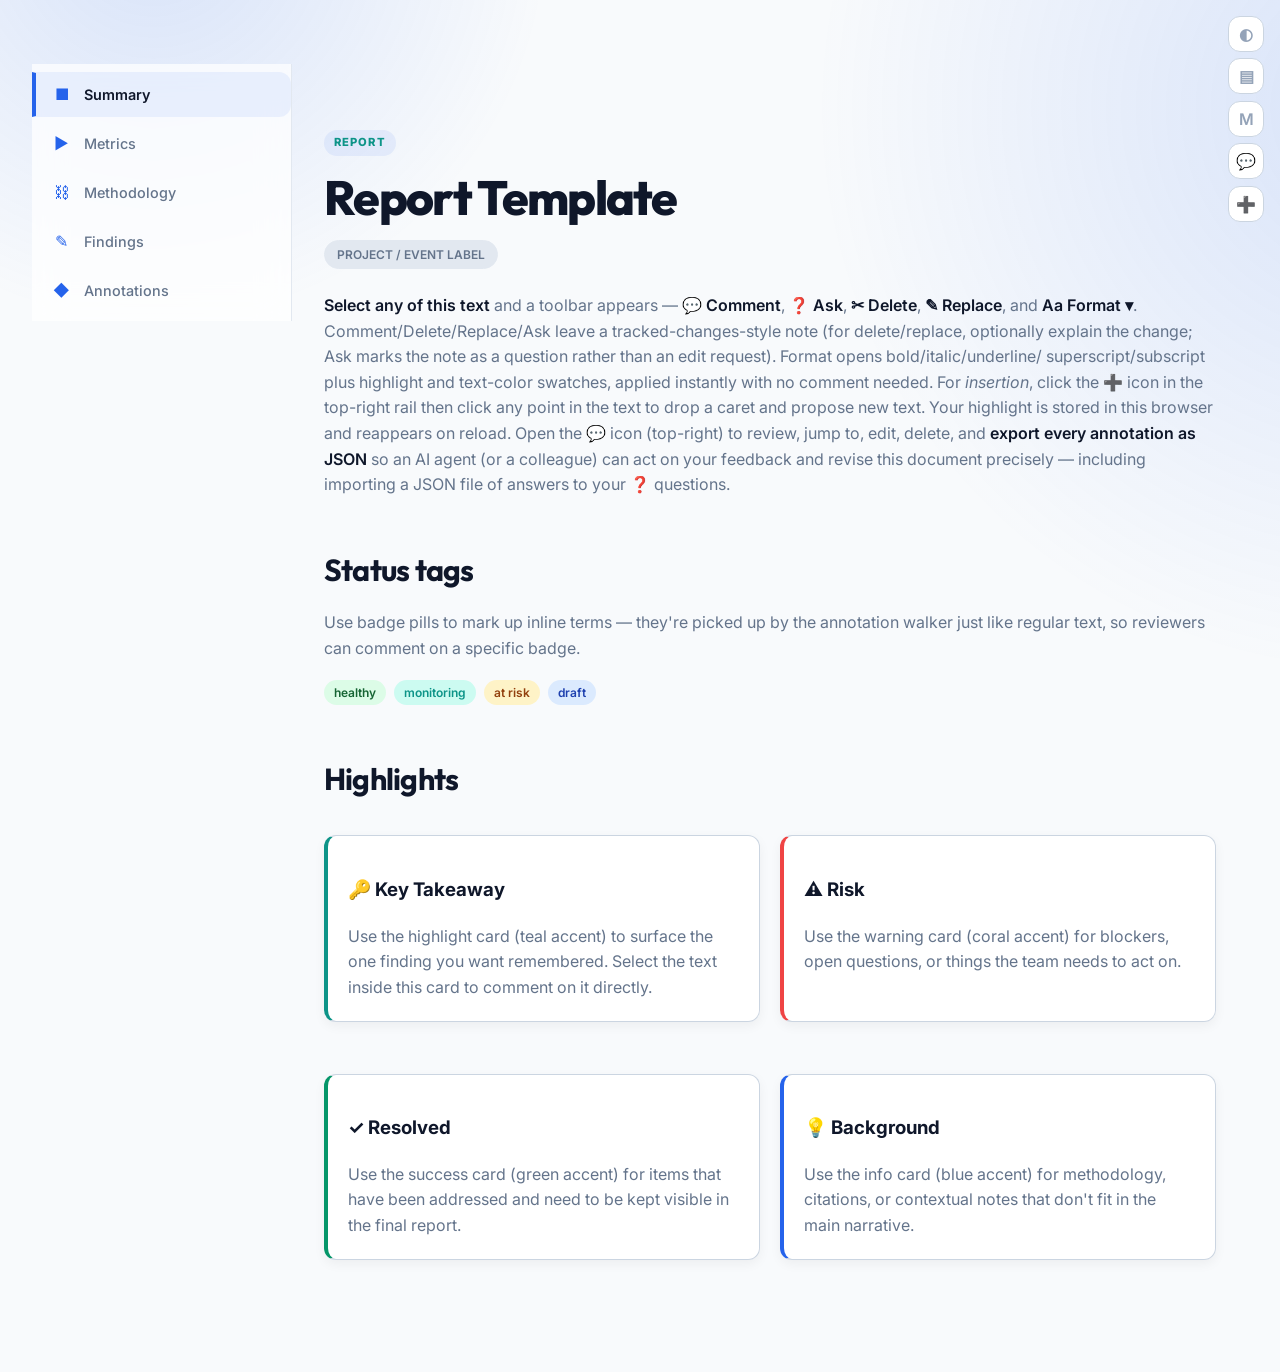
<file: docs/report/index.html>
<!DOCTYPE html>
<!--
  ╔══════════════════════════════════════════════════════════════════════╗
  ║  REUSABLE REPORT / DECK TEMPLATE                                       ║
  ║  Two drop-in features, extracted from gap-report.html:                 ║
  ║    1. Light / dark theme toggle  (persists, honours system default)   ║
  ║    2. Highlight-comment annotations (v2: comment/delete/insert/replace)║
  ║                                                                        ║
  ║  Shared with the slide template:                                       ║
  ║    3. Component library — .card / .badge / .stat-card / table /       ║
  ║       .grid-2 / .grid-3 / .stat-grid / .layer-stack / .chain-step /   ║
  ║       .eyebrow-* / .badge-line / .meta-card. All token-driven, so the  ║
  ║       same markup works in either template's brand palette.            ║
  ║                                                                        ║
  ║  HOW TO USE                                                            ║
  ║  • Start a new report/deck from this file and replace the content     ║
  ║    inside  <main class="content"> … </main>  with your own.           ║
  ║  • Give <body> a unique  data-report-id  so each document keeps its   ║
  ║    own annotations in localStorage (no cross-document collisions).    ║
  ║  • Put annotatable prose inside the annotation root (default:         ║
  ║    .content). Anything you don't want annotated can live outside it,  ║
  ║    or be tagged with  data-annot-skip.                                ║
  ║  • To retint, change the --teal / --coral / --green / --amber /       ║
  ║    --deep-blue / --navy tokens in the :root block (component palette)║
  ║    or the --accent / --bg / --surface tokens (v2 engine palette).     ║
  ║                                                                        ║
  ║  RETROFITTING AN EXISTING PAGE                                         ║
  ║  Each feature is wrapped in « BEGIN … / END … » comment banners in    ║
  ║  the CSS, the HTML, and the JS. Copy the matching three blocks into   ║
  ║  any page, add the theme tokens (or your own equivalents), and set    ║
  ║  [data-annot-root] on the element whose text should be annotatable.   ║
  ╚══════════════════════════════════════════════════════════════════════╝
-->
<html lang="en" data-theme="dark">
<head>
  <meta charset="UTF-8">
  <meta name="viewport" content="width=device-width, initial-scale=1">
  <title>Report Template</title>
  <link rel="preconnect" href="https://fonts.googleapis.com">
  <link rel="preconnect" href="https://fonts.gstatic.com" crossorigin>
  <link href="https://fonts.googleapis.com/css2?family=Inter:wght@400;500;600;700;800&family=Outfit:wght@600;700;800&display=swap" rel="stylesheet">
  <style>
    /* ═══════════════════════════════════════════════════════════════
       Design tokens — neutral light/dark. Rename/retint freely; the two
       features only depend on the token NAMES below, not these values.
       ═══════════════════════════════════════════════════════════════ */
    :root, [data-theme="dark"] {
      color-scheme: light dark;
      --bg: #0b0e14;
      --surface: #131820;
      --surface2: #1c2230;
      --surface3: #252b3d;
      --border: #232a35;
      --border-bright: #313a4a;
      --text: #f8fafc;
      --text-muted: #94a3b8;
      --text-dim: #64748b;
      --accent: #60a5fa;
      --accent-dim: rgba(96, 165, 250, 0.1);
      --accent-glow: rgba(96, 165, 250, 0.2);
      --error: #f87171;
      --annot-delete: var(--error);
      --annot-insert: #4ade80;
      --font-sans: 'Inter', -apple-system, BlinkMacSystemFont, 'Segoe UI', Roboto, Helvetica, Arial, sans-serif;
      --font-head: 'Outfit', sans-serif;
      --font-mono: ui-monospace, 'SF Mono', 'JetBrains Mono', 'Space Mono', Menlo, Consolas, monospace;
      --radius: 12px;
      --radius-sm: 6px;
      /* Component palette — shared with the slide template so the
         .card / .badge / .layer-stack / .chain-step / table / .stat-card
         styles below can reference consistent role-based color names
         regardless of which template the page is. The report's primary
         accent stays --accent (blue); these are the accent colors for
         the four card variants (highlight/warning/success/info) plus
         table headers and badge pills. */
      --teal: #14b8a6;
      --coral: #ef4444;
      --green: #10b981;
      --amber: #f59e0b;
      --deep-blue: #3b82f6;
      --navy: #1e3a5f;
      --white: #ffffff;
      /* 10-step neutral palette (matches the slide template's role names
         so the shared .card / .badge / table / .layer / .chain-step
         styles work in both templates). In dark mode the palette is
         inverted so light-on-dark contrast holds for body text and
         borders. */
      --slate-50: #0f172a;
      --slate-100: #1e293b;
      --slate-200: #334155;
      --slate-300: #475569;
      --slate-400: #94a3b8;
      --slate-500: #94a3b8;
      --slate-600: #cbd5e1;
      --slate-700: #cbd5e1;
      --slate-800: #e2e8f0;
      --slate-900: #f1f5f9;
    }
    [data-theme="light"] {
      --bg: #f8fafc;
      --surface: #ffffff;
      --surface2: #f1f5f9;
      --surface3: #e2e8f0;
      --border: #e2e8f0;
      --border-bright: #cbd5e1;
      --text: #0f172a;
      --text-muted: #64748b;
      --text-dim: #94a3b8;
      --accent: #2563eb;
      --accent-dim: rgba(37, 99, 235, 0.08);
      --accent-glow: rgba(37, 99, 235, 0.15);
      --error: #dc2626;
      --annot-insert: #16a34a;
      /* Component palette in light mode — slightly desaturated variants
         so the cards/badges look right against the white surface. */
      --teal: #0d9488;
      --coral: #ef4444;
      --green: #059669;
      --amber: #d97706;
      --deep-blue: #2563eb;
      --navy: #1e3a5f;
      --white: #ffffff;
      /* Light-mode slate palette (matches the slide template). */
      --slate-50: #f8fafc;
      --slate-100: #f1f5f9;
      --slate-200: #e2e8f0;
      --slate-300: #cbd5e1;
      --slate-400: #94a3b8;
      --slate-500: #64748b;
      --slate-600: #475569;
      --slate-700: #334155;
      --slate-800: #1e293b;
      --slate-900: #0f172a;
    }

    /* ── Minimal base (replace with your own report/deck styles) ──── */
    *, *::before, *::after { box-sizing: border-box; }
    body {
      margin: 0; font-family: var(--font-sans); font-size: 1rem; line-height: 1.6;
      color: var(--text); background: var(--bg);
      -webkit-font-smoothing: antialiased;
      transition: background 0.3s ease, color 0.3s ease;
    }
    html { scroll-behavior: smooth; }
    /* Ambient accent glow — 2026 "depth without noise" pattern. Two soft
       radial washes behind the content; invisible in print, subtle in
       light mode (accent-glow is only 8–20% alpha). */
    body::before {
      content: ""; position: fixed; inset: 0; z-index: -1; pointer-events: none;
      background:
        radial-gradient(640px circle at 12% -8%, var(--accent-glow), transparent 62%),
        radial-gradient(860px circle at 108% 12%, var(--accent-glow), transparent 66%);
    }
    @media print { body::before { display: none; } }
    @media (prefers-reduced-motion: reduce) { html { scroll-behavior: auto; } }
    .content { max-width: 840px; margin: 0 auto; padding: 4rem 2rem 6rem; }
    h1 { font-family: var(--font-head); font-size: clamp(2.25rem, 5vw, 3rem); font-weight: 800; letter-spacing: -0.035em; margin: 0 0 1rem; line-height: 1.08; }
    h2 { font-family: var(--font-head); font-size: clamp(1.5rem, 3vw, 1.9rem); font-weight: 700; margin: 3rem 0 1rem; letter-spacing: -0.025em; }
    p { margin: 0 0 1rem; color: var(--text-muted); }
    strong { color: var(--text); font-weight: 600; }
    a { color: var(--accent); text-decoration-thickness: 1px; text-underline-offset: 3px; }
    code { font-family: var(--font-mono); font-size: 0.9em; }
    pre { margin: 0 0 1.25rem; padding: 1rem 1.25rem; background: var(--surface2); border: 1px solid var(--border); border-radius: 10px; overflow-x: auto; line-height: 1.55; }
    pre code { font-size: 0.85rem; color: var(--text); }
    @media print { pre { white-space: pre-wrap; overflow-wrap: anywhere; } }

    /* ── Multi-tab layout (left-side sidebar + content panels) ──
       The .report-shell wraps the sidebar and the panel container in a
       flex row. The sidebar is sticky on desktop and collapses to a
       horizontal strip on screens <720px (responsive). Each .report-tab
       is a button with an icon + label; the active tab gets a coloured
       left border + a soft background using --accent tokens. The
       .report-panel container holds <section data-panel="..."> children;
       only the panel matching the active tab is shown (the rest are
       hidden via [hidden]). */
    .report-shell { display: flex; gap: 0; align-items: stretch; max-width: 1280px; margin: 0 auto; }
    .report-sidebar {
      position: sticky; top: 1rem; align-self: flex-start;
      width: 260px; min-width: 260px; flex-shrink: 0;
      padding: 0.5rem 0;
      display: flex; flex-direction: column; gap: 0.25rem;
      backdrop-filter: blur(12px);
    }
    .report-tab {
      display: flex; align-items: center; gap: 0.75rem;
      font-family: var(--font-sans); font-size: 0.9rem; font-weight: 500;
      background: transparent; color: var(--text-muted);
      border: 1px solid transparent; border-left: 4px solid transparent;
      border-radius: 0 var(--radius) var(--radius) 0;
      padding: 0.75rem 1rem;
      cursor: pointer; text-align: left;
      transition: all 0.2s cubic-bezier(0.4, 0, 0.2, 1);
    }
    .report-tab:hover { color: var(--text); background: var(--surface2); }
    .report-tab:focus-visible { outline: 2px solid var(--accent); outline-offset: -2px; }
    .report-tab[aria-selected="true"] {
      color: var(--text); font-weight: 600;
      background: var(--accent-dim);
      border-left-color: var(--accent);
    }
    .report-tab .tab-icon {
      flex-shrink: 0; width: 1.25em; text-align: center; font-size: 1.1em;
      color: var(--accent);
    }
    .report-tab .tab-count {
      margin-left: auto; font-size: 0.7rem; font-weight: 700;
      color: var(--text-dim); background: var(--surface3);
      padding: 1px 6px; border-radius: 999px;
    }
    .report-panels { flex: 1; min-width: 0; padding: 0 2rem; }

    /* Glass sidebar — translucent surface + blur (2026 glassmorphism,
       restrained: only the chrome gets depth, content stays opaque). */
    [data-theme="dark"] .report-sidebar {
      background: color-mix(in srgb, var(--surface) 62%, transparent);
      border-right: 1px solid var(--border);
      backdrop-filter: blur(16px);
      -webkit-backdrop-filter: blur(16px);
    }
    [data-theme="light"] .report-sidebar {
      background: color-mix(in srgb, var(--surface) 72%, transparent);
      border-right: 1px solid var(--border);
      backdrop-filter: blur(16px);
      -webkit-backdrop-filter: blur(16px);
    }
    .report-panels > [data-panel] { padding-top: 4rem; }
    .report-panels > [data-panel][hidden] { display: none; }
    .report-panels > [data-panel]:first-of-type { padding-top: 4rem; }

    /* Responsive: collapse the sidebar to a horizontal tab strip on
       narrow screens. <720px was picked because below that, a 240px
       sidebar leaves <480px for the content which is too cramped for
       data tables. */
    @media (max-width: 720px) {
      .report-shell { flex-direction: column; }
      .report-sidebar {
        position: static; width: 100%; min-width: 0;
        flex-direction: row; gap: 0.25rem;
        padding: 0.5rem 0; overflow-x: auto;
        border-bottom: 1px solid var(--border);
      }
      .report-tab {
        border: 1px solid var(--border-bright);
        border-radius: var(--radius);
        border-left: 1px solid var(--border-bright);
        flex-shrink: 0;
      }
      .report-tab[aria-selected="true"] {
        border-color: var(--accent);
        border-left-color: var(--accent);
      }
      .report-panels { padding: 0 0.5rem; }
    }

    /* Print: collapse the sidebar to a flat list, show all panels. */
    @media print {
      .report-sidebar { position: static; display: block; width: 100%; }
      .report-panels > [data-panel] { display: block !important; page-break-before: always; }
    }

    /* ── Component library (shared with the slide template) ── */
    .card { 
      background: var(--surface); 
      border: 1px solid var(--border-bright); 
      border-radius: var(--radius); 
      margin: 1rem 0; 
      box-shadow: 0 4px 12px rgba(0,0,0,0.05); 
      overflow: hidden;
      transition: transform 0.2s ease, box-shadow 0.2s ease;
    }
    .card:hover { transform: translateY(-3px); box-shadow: 0 10px 28px -8px var(--accent-glow), 0 8px 20px rgba(0,0,0,0.08); }

    /* Frosted cards in dark mode — the surfaces pick up the ambient
       glow; blur keeps overlaid text legible. */
    [data-theme="dark"] .card {
      background: color-mix(in srgb, var(--surface) 86%, transparent);
      backdrop-filter: blur(10px);
      -webkit-backdrop-filter: blur(10px);
    }
    
    .card-header { 
      padding: 1rem 1.25rem; 
      border-bottom: 1px solid var(--border); 
      display: flex; align-items: center; justify-content: space-between;
      background: var(--surface2);
    }
    .card-header h3 { margin: 0; font-family: var(--font-head); font-size: 1.1rem; font-weight: 700; color: var(--text); }
    .card-body { padding: 1.25rem; }
    .card-footer { 
      padding: 0.75rem 1.25rem; 
      border-top: 1px solid var(--border); 
      background: var(--surface2); 
      font-size: 0.8rem; 
      color: var(--text-dim); 
      display: flex; align-items: center; gap: 0.5rem;
    }

    .card.highlight { border-left: 4px solid var(--teal); }
    .card.warning { border-left: 4px solid var(--coral); }
    .card.success { border-left: 4px solid var(--green); }
    .card.info { border-left: 4px solid var(--deep-blue); }

    table { 
      width: 100%; border-collapse: separate; border-spacing: 0; 
      margin: 1rem 0; font-size: 0.9rem; border-radius: var(--radius); 
      overflow: hidden; border: 1px solid var(--border); 
      transition: box-shadow 0.2s ease;
    }
    table:hover { box-shadow: 0 0 0 1px var(--accent); }
    thead { background: var(--surface3); color: var(--text); }
    th { padding: 12px 16px; text-align: left; font-weight: 600; font-size: 0.75rem; text-transform: uppercase; letter-spacing: 0.05em; border-bottom: 2px solid var(--border); }
    td { padding: 10px 16px; border-bottom: 1px solid var(--border); color: var(--text-muted); }
    tbody tr:last-child td { border-bottom: none; }
    tbody tr:hover td { background: var(--surface2); color: var(--text); }

    .grid-2 { display: grid; grid-template-columns: 1fr 1fr; gap: 1.25rem; }
    .grid-3 { display: grid; grid-template-columns: repeat(3, 1fr); gap: 1.25rem; }

    .stat-grid { display: grid; grid-template-columns: repeat(auto-fit, minmax(160px, 1fr)); gap: 1rem; margin: 1rem 0; }
    .stat-card { background: var(--surface); border: 1px solid var(--border-bright); border-radius: var(--radius); padding: 1.25rem; text-align: center; box-shadow: 0 2px 6px rgba(0,0,0,0.04); transition: all 0.2s ease; }
    .stat-card:hover { border-color: var(--accent); transform: scale(1.02); }
    .stat-card .stat-value { font-family: var(--font-head); font-size: 1.8rem; font-weight: 800; color: var(--accent); line-height: 1; }
    .stat-card .stat-label { font-size: 0.75rem; color: var(--text-dim); text-transform: uppercase; letter-spacing: 0.05em; margin-top: 8px; font-weight: 600; }

    .badge { display: inline-flex; align-items: center; font-size: 0.75rem; font-weight: 600; padding: 3px 10px; border-radius: 999px; margin: 2px 4px 2px 0; }
    .badge-green { background: #dcfce7; color: #166534; }
    .badge-teal { background: #ccfbf1; color: #0d9488; }
    .badge-amber { background: #fef3c7; color: #92400e; }
    .badge-blue { background: #dbeafe; color: #1e40af; }
    [data-theme="dark"] .badge-green { background: rgba(16, 185, 129, 0.15); color: #86efac; }
    [data-theme="dark"] .badge-teal { background: rgba(20, 184, 166, 0.15); color: #99f6e4; }
    [data-theme="dark"] .badge-amber { background: rgba(245, 158, 11, 0.15); color: #fcd34d; }
    [data-theme="dark"] .badge-blue { background: rgba(59, 130, 246, 0.15); color: #93c5fd; }

    .layer-stack { display: flex; flex-direction: column; gap: 1rem; margin: 1.5rem 0; }
    .layer { border-radius: var(--radius); padding: 1rem 1.25rem; display: flex; align-items: center; gap: 1rem; background: linear-gradient(180deg, var(--surface2), var(--surface)); border: 1px solid var(--border); transition: all 0.2s ease; box-shadow: 0 1px 2px rgba(0,0,0,.18), 0 8px 24px rgba(0,0,0,.22), inset 0 1px 0 rgba(255,255,255,.06); }
    .layer:hover { border-color: var(--accent); transform: translateX(4px); }
    .layer .layer-num { flex-shrink: 0; width: 28px; height: 28px; border-radius: 50%; display: flex; align-items: center; justify-content: center; font-weight: 800; font-size: 0.85rem; color: white; }
    .layer .layer-title { font-weight: 700; font-size: 1rem; color: var(--text); }
    .layer .layer-detail { font-size: 0.875rem; color: var(--text-muted); }
    .layer-1 { border-left: 4px solid #06b6d4; } .layer-1 .layer-num { background: #06b6d4; }
    .layer-2 { border-left: 4px solid var(--deep-blue); } .layer-2 .layer-num { background: var(--deep-blue); }
    .layer-3 { border-left: 4px solid var(--amber); } .layer-3 .layer-num { background: var(--amber); }
    .layer-4 { border-left: 4px solid var(--teal); } .layer-4 .layer-num { background: var(--teal); }
    .layer-5 { border-left: 4px solid #7c3aed; } .layer-5 .layer-num { background: #7c3aed; }
    [data-theme="dark"] .layer { background: var(--surface2); }

    .chain-step { border-radius: var(--radius); padding: 1rem; text-align: center; font-weight: 600; font-size: 0.95rem; border: 1px solid var(--border); transition: all 0.2s ease; box-shadow: 0 1px 2px rgba(0,0,0,.18), 0 6px 18px rgba(0,0,0,.2), inset 0 1px 0 rgba(255,255,255,.25); }
    .chain-step:hover { border-color: var(--accent); transform: translateY(-1px); box-shadow: 0 2px 4px rgba(0,0,0,.2), 0 10px 28px rgba(0,0,0,.28), inset 0 1px 0 rgba(255,255,255,.25); }
    /* arrow between chain steps: hidden glyph + drawn connector + chevron
       (markup keeps its ▼ text for v0.x compatibility; font-size:0 hides it) */
    .chain-arrow { text-align: center; font-size: 0; color: var(--text-dim); padding: 0.1rem 0; position: relative; }
    .chain-arrow::before { content: ""; position: absolute; left: 50%; top: -0.15rem; height: calc(100% + 0.2rem); width: 2px; transform: translateX(-50%); background: linear-gradient(180deg, var(--border-bright), var(--text-dim)); }
    .chain-arrow::after { content: ""; display: inline-block; width: 8px; height: 8px; border-right: 2px solid var(--text-dim); border-bottom: 2px solid var(--text-dim); transform: rotate(45deg) translateY(-3px); }

    .eyebrow-teal { background: var(--accent-dim); color: var(--teal); }
    .eyebrow-coral { background: rgba(239, 68, 68, 0.1); color: var(--coral); }
    .eyebrow-amber { background: rgba(245, 158, 11, 0.1); color: var(--amber); }
    .eyebrow-green { background: rgba(16, 185, 129, 0.1); color: var(--green); }
    .eyebrow-navy { background: rgba(30, 58, 95, 0.1); color: var(--navy); }
    [data-theme="dark"] .eyebrow-navy { background: rgba(147, 180, 230, 0.14); color: #a9c6f0; }
    .eyebrow { display: inline-block; font-size: 0.7rem; font-weight: 800; text-transform: uppercase; letter-spacing: 0.1em; padding: 4px 10px; border-radius: 999px; margin-bottom: 1rem; }
    [data-theme="dark"] .eyebrow-amber { background: rgba(245,158,11,0.22); color: #fcd34d; }
    [data-theme="dark"] .eyebrow-green { background: rgba(16,185,129,0.22); color: #6ee7b7; }

    .badge-line { display: inline-block; background: var(--surface3); color: var(--text-muted); font-size: 0.75rem; font-weight: 600; padding: 4px 12px; border-radius: 999px; margin-bottom: 1.5rem; border: 1px solid var(--border); }
    .meta-card { background: var(--surface); border: 1px solid var(--border-bright); border-radius: var(--radius); padding: 1rem; transition: border-color 0.2s ease; }
    .meta-card:hover { border-color: var(--accent); }
    .meta-card .label { font-size: 0.65rem; text-transform: uppercase; letter-spacing: 0.05em; color: var(--text-dim); font-weight: 700; }
    .meta-card .value { font-size: 1.1rem; font-weight: 700; margin-top: 4px; color: var(--text); }
    .meta-grid { display: grid; grid-template-columns: repeat(auto-fit, minmax(160px, 1fr)); gap: 1rem; margin: 1rem 0; }

    /* ═══════════════════ « BEGIN feature: icon rail » (CSS) ═══════════════════ */
    /* Unified vertical icon-only control rail — theme / density / font-size /
       notes / insert. One flex column, fixed top-right, consistent square
       buttons with a CSS-driven tooltip bubble on hover/focus (the label
       lives in data-tooltip, not as visible text, so every control reads
       as glyph-only). */
    .icon-rail {
      position: fixed; top: 1rem; right: 1rem; z-index: 100;
      display: flex; flex-direction: column; gap: 0.4rem; align-items: flex-end;
    }
    .icon-btn {
      position: relative;
      display: inline-flex; align-items: center; justify-content: center;
      width: 2.25rem; height: 2.25rem; padding: 0;
      font-family: var(--font-sans); font-size: 1rem; font-weight: 600;
      background: var(--surface); color: var(--text-dim);
      border: 1px solid var(--border-bright); border-radius: var(--radius);
      cursor: pointer; transition: color 0.15s, border-color 0.15s, background 0.15s;
    }
    .icon-btn:hover, .icon-btn:focus-visible { color: var(--accent); border-color: var(--accent); }
    .icon-btn[aria-pressed="true"] { color: var(--accent); border-color: var(--accent); background: var(--accent-dim); }
    .icon-btn::after {
      content: attr(data-tooltip);
      position: absolute; top: 50%; right: calc(100% + 0.5rem); transform: translateY(-50%);
      background: var(--text); color: var(--bg);
      font-size: 0.75rem; font-weight: 600; white-space: nowrap;
      padding: 0.3rem 0.55rem; border-radius: var(--radius-sm);
      box-shadow: 0 4px 12px rgba(0,0,0,0.25);
      opacity: 0; pointer-events: none; transition: opacity 0.12s ease;
    }
    .icon-btn:hover::after, .icon-btn:focus-visible::after { opacity: 1; }
    .icon-btn .annot-count {
      position: absolute; top: -0.35rem; right: -0.35rem;
      display: inline-flex; align-items: center; justify-content: center;
      min-width: 1.15rem; height: 1.15rem; padding: 0 0.3rem;
      font-size: 0.65rem; font-weight: 700; line-height: 1;
      background: var(--accent); color: var(--bg); border-radius: 999px;
    }
    .icon-btn .annot-count[hidden] { display: none; }
    /* ═══════════════════ « END feature: icon rail » (CSS) ═════════════════════ */

    /* ═══════════════════ « BEGIN feature: density + font-size » (CSS) ═════════════ */
    /* Density tokens — overridden by [data-density="compact"] */
    :root, [data-density="comfortable"] {
      --pad-card: 1.25rem;
      --pad-cell: 0.6rem 0.85rem;
      --pad-stat: 1.1rem;
      --gap-table: 0.5rem;
      --gap-grid: 1.25rem;
      --gap-layer: 0.6rem;
      --gap-stack: 0.85rem;
      --pad-panel-top: 4rem;
    }
    [data-density="compact"] {
      --pad-card: 0.7rem;
      --pad-cell: 0.32rem 0.55rem;
      --pad-stat: 0.6rem;
      --gap-table: 0.2rem;
      --gap-grid: 0.6rem;
      --gap-layer: 0.3rem;
      --gap-stack: 0.45rem;
      --pad-panel-top: 2rem;
    }

    /* Font size tokens — overridden by [data-font-size="S|L"] */
    :root, [data-font-size="M"] { font-size: 16px; }
    [data-font-size="S"] { font-size: 14px; }
    [data-font-size="L"] { font-size: 18px; }

    /* Apply density tokens to components */
    .card { padding: var(--pad-card); }
    .stat-card { padding: var(--pad-stat); }
    table { border-collapse: collapse; }
    table th, table td { padding: var(--pad-cell); }
    .layer-stack { gap: var(--gap-layer); }
    .chain-step { padding: var(--pad-card); }
    .grid-2, .grid-3 { gap: var(--gap-grid); }
    .meta-grid { gap: var(--gap-table); }
    .report-panels > [data-panel] { padding-top: var(--pad-panel-top); }
    /* ═══════════════════ « END feature: density + font-size » (CSS) ═══════════════ */

    /* ═══════════════════ « BEGIN feature: annotations » (CSS) ════════════════════ */
    mark.annot {
      background: var(--accent-dim);
      color: inherit;
      border-bottom: 2px solid var(--accent);
      border-radius: 2px;
      padding: 0.05em 0.05em;
      cursor: pointer;
      transition: background 0.15s ease;
    }
    mark.annot:hover, mark.annot.annot-focus { background: var(--accent-glow); }
    mark.annot.annot-delete,
    mark.annot.annot-replace {
      background: rgba(248, 113, 113, 0.12);
      border-bottom-color: var(--annot-delete);
      text-decoration: line-through;
      text-decoration-color: var(--annot-delete);
    }
    ins.annot-insert-text {
      background: rgba(63, 185, 80, 0.14);
      color: var(--annot-insert);
      text-decoration: none;
      border-bottom: 2px solid var(--annot-insert);
      border-radius: 2px;
      padding: 0.05em 0.05em;
      cursor: pointer;
      font-style: normal;
    }
    ins.annot-insert-text:hover,
    ins.annot-insert-text.annot-focus { background: rgba(63, 185, 80, 0.26); }
    mark.annot.annot-question {
      background: rgba(124, 58, 237, 0.12);
      border-bottom-color: #7c3aed;
    }
    mark.annot.annot-question:hover, mark.annot.annot-question.annot-focus { background: rgba(124, 58, 237, 0.22); }
    .format-annot { cursor: pointer; }
    .format-annot:hover, .format-annot.annot-focus { outline: 1px dashed var(--accent); outline-offset: 1px; }
    .annot-caret {
      display: inline-block; width: 2px; height: 1em; vertical-align: text-bottom;
      background: var(--annot-insert); margin: 0 1px; cursor: pointer;
    }
    .annot-caret.annot-focus { width: 3px; }
    body.annot-insert-armed [data-annot-root],
    body.annot-insert-armed main.content { cursor: text; }

    /* Selection toolbar (floating action pill) */
    .annot-toolbar {
      position: absolute; z-index: 70; transform: translate(-50%, -100%);
      margin-top: -0.5rem;
      display: flex; gap: 0.3rem; flex-wrap: wrap; max-width: min(320px, 92vw);
    }
    .annot-toolbar[hidden] { display: none; }
    .annot-toolbar-btn {
      background: var(--text); color: var(--bg); border: none; border-radius: var(--radius);
      padding: 0.35rem 0.6rem; font-family: var(--font-sans); font-size: 0.85rem; font-weight: 600;
      cursor: pointer; white-space: nowrap; box-shadow: 0 6px 20px rgba(0, 0, 0, 0.35);
    }
    .annot-toolbar-btn:hover { filter: brightness(1.15); }

    /* Format popover — opened from the "Aa Format ▾" toolbar button */
    .annot-format-popover {
      position: absolute; z-index: 80; transform: translate(-50%, -100%);
      background: var(--surface); border: 1px solid var(--border-bright); border-radius: var(--radius);
      box-shadow: 0 10px 30px rgba(0,0,0,0.4); padding: 0.6rem;
      display: flex; flex-direction: column; gap: 0.4rem; width: max-content;
    }
    .annot-format-popover[hidden] { display: none; }
    .annot-format-row { display: flex; gap: 0.3rem; }
    .annot-format-btn {
      width: 2rem; height: 2rem; display: inline-flex; align-items: center; justify-content: center;
      background: var(--surface2); color: var(--text); border: 1px solid var(--border-bright);
      border-radius: var(--radius-sm); cursor: pointer; font-size: 0.85rem;
    }
    .annot-format-btn:hover { border-color: var(--accent); color: var(--accent); }
    .annot-format-label {
      font-size: 0.65rem; font-weight: 700; text-transform: uppercase;
      letter-spacing: 0.04em; color: var(--text-dim); margin-top: 0.15rem;
    }
    .annot-swatch {
      width: 1.5rem; height: 1.5rem; border-radius: 999px; cursor: pointer;
      border: 2px solid var(--border-bright); background: var(--swatch); padding: 0;
    }
    .annot-swatch:hover { border-color: var(--text); transform: scale(1.1); }

    /* Comment editor popover */
    .annot-editor {
      position: absolute; z-index: 80; transform: translateX(-50%);
      width: min(320px, 90vw);
      background: var(--surface); color: var(--text);
      border: 1px solid var(--border-bright); border-radius: var(--radius);
      box-shadow: 0 10px 30px rgba(0,0,0,0.4); padding: 0.85rem;
    }
    .annot-editor[hidden] { display: none; }
    .annot-editor .annot-quote {
      font-size: 0.8rem; color: var(--text-dim); font-style: italic;
      border-left: 3px solid var(--accent); padding-left: 0.6rem; margin-bottom: 0.6rem;
      max-height: 4.5rem; overflow: auto;
    }
    .annot-editor textarea {
      width: 100%; min-height: 4.5rem; resize: vertical;
      font-family: var(--font-sans); font-size: 0.9rem; line-height: 1.5;
      background: var(--bg); color: var(--text);
      border: 1px solid var(--border-bright); border-radius: var(--radius-sm);
      padding: 0.5rem; box-sizing: border-box;
    }
    .annot-editor textarea:focus { outline: none; border-color: var(--accent); }
    .annot-editor-replacement {
      width: 100%; min-height: 3rem; resize: vertical; margin-bottom: 0.5rem;
      font-family: var(--font-sans); font-size: 0.9rem; line-height: 1.5;
      background: var(--bg); color: var(--annot-insert);
      border: 1px solid var(--annot-insert); border-radius: var(--radius-sm);
      padding: 0.5rem; box-sizing: border-box;
    }
    .annot-editor-replacement[hidden] { display: none; }
    .annot-editor .annot-editor-actions {
      display: flex; justify-content: flex-end; gap: 0.5rem; margin-top: 0.6rem;
    }
    .annot-btn {
      font-family: var(--font-sans); font-size: 0.85rem; font-weight: 600;
      padding: 0.4rem 0.85rem; border-radius: var(--radius-sm); cursor: pointer;
      border: 1px solid var(--border-bright); background: var(--surface2); color: var(--text);
      transition: background 0.15s, border-color 0.15s, color 0.15s;
    }
    .annot-btn:hover { border-color: var(--accent); color: var(--accent); }
    .annot-btn.primary { background: var(--accent); border-color: var(--accent); color: var(--bg); }
    .annot-btn.primary:hover { filter: brightness(1.08); color: var(--bg); }
    .annot-btn.danger:hover { border-color: var(--error); color: var(--error); }

    /* Drawer + backdrop */
    .annot-backdrop { position: fixed; inset: 0; z-index: 90; background: rgba(0,0,0,0.35); }
    .annot-backdrop[hidden] { display: none; }
    .annot-drawer {
      position: fixed; top: 0; right: 0; bottom: 0; z-index: 100;
      width: min(380px, 92vw);
      background: var(--surface); border-left: 1px solid var(--border-bright);
      box-shadow: -8px 0 30px rgba(0,0,0,0.35);
      display: flex; flex-direction: column;
      transform: translateX(100%); transition: transform 0.22s ease;
    }
    .annot-drawer.open { transform: translateX(0); }
    .annot-drawer[hidden] { display: none; }
    .annot-drawer-head {
      display: flex; align-items: center; justify-content: space-between;
      padding: 1rem 1.1rem; border-bottom: 1px solid var(--border);
    }
    .annot-drawer-title { display: flex; flex-direction: column; gap: 0.15rem; }
    .annot-drawer-head h3 { margin: 0; font-size: 1.05rem; }
    .annot-open-questions { font-size: 0.7rem; font-weight: 700; color: #7c3aed; }
    .annot-open-questions[hidden] { display: none; }
    .annot-drawer-close {
      background: none; border: none; color: var(--text-dim); cursor: pointer;
      font-size: 1.4rem; line-height: 1; padding: 0.1rem 0.35rem; border-radius: var(--radius-sm);
    }
    .annot-drawer-close:hover { color: var(--accent); }
    .annot-drawer-tools {
      display: flex; flex-wrap: wrap; gap: 0.4rem;
      padding: 0.75rem 1.1rem; border-bottom: 1px solid var(--border);
    }
    .annot-drawer-tools .annot-btn { font-size: 0.78rem; padding: 0.35rem 0.6rem; }
    .annot-list { flex: 1; overflow-y: auto; padding: 0.75rem 1.1rem 1.5rem; margin: 0; list-style: none; }
    .annot-empty { color: var(--text-muted); font-size: 0.9rem; text-align: center; padding: 2rem 1rem; }
    .annot-item {
      border: 1px solid var(--border); border-radius: var(--radius);
      padding: 0.7rem 0.8rem; margin-bottom: 0.7rem; background: var(--surface2);
    }
    .annot-item.annot-focus { border-color: var(--accent); box-shadow: 0 0 0 1px var(--accent); }
    .annot-item .annot-item-quote {
      font-size: 0.78rem; color: var(--text-dim); font-style: italic;
      border-left: 3px solid var(--accent); padding-left: 0.55rem; margin-bottom: 0.45rem;
      cursor: pointer; display: -webkit-box; -webkit-line-clamp: 3; -webkit-box-orient: vertical; overflow: hidden;
    }
    .annot-item .annot-item-comment { font-size: 0.9rem; color: var(--text); margin: 0.2rem 0 0.5rem; white-space: pre-wrap; word-break: break-word; }
    .annot-item .annot-type-badge {
      display: inline-block; font-size: 0.65rem; font-weight: 700; text-transform: uppercase;
      letter-spacing: 0.03em; padding: 0.1rem 0.4rem; border-radius: 999px; margin-bottom: 0.4rem;
    }
    .annot-item .annot-type-comment { background: var(--accent-dim); color: var(--accent); }
    .annot-item .annot-type-delete,
    .annot-item .annot-type-replace { background: rgba(248, 113, 113, 0.15); color: var(--annot-delete); }
    .annot-item .annot-type-insert { background: rgba(63, 185, 80, 0.15); color: var(--annot-insert); }
    .annot-item .annot-type-question { background: rgba(124, 58, 237, 0.15); color: #7c3aed; }
    .annot-item .annot-type-format { background: var(--surface3); color: var(--text-dim); }
    .annot-item .annot-item-replacement {
      font-size: 0.85rem; color: var(--annot-insert); margin: 0.2rem 0 0.5rem;
      white-space: pre-wrap; word-break: break-word;
    }
    .annot-item .annot-item-answer {
      font-size: 0.85rem; color: var(--text); margin: 0.2rem 0 0.5rem;
      white-space: pre-wrap; word-break: break-word;
      border-left: 3px solid #7c3aed; padding-left: 0.55rem;
    }
    .annot-item .annot-item-answer strong { display: block; font-size: 0.65rem; text-transform: uppercase; letter-spacing: 0.04em; color: #7c3aed; margin-bottom: 0.2rem; }
    .annot-item.annot-answered { border-color: #7c3aed; }
    .annot-item .annot-item-meta { font-size: 0.7rem; color: var(--text-muted); font-family: var(--font-mono); margin-bottom: 0.5rem; }
    .annot-item .annot-item-actions { display: flex; gap: 0.4rem; }
    .annot-item .annot-btn { font-size: 0.75rem; padding: 0.28rem 0.55rem; }
    .annot-file-input { display: none; }
    /* ═══════════════════ « END feature: annotations » (CSS) ══════════════════════ */

    /* ── Print: hide all UI chrome, keep highlights subtle ────────── */
    @media print {
      .icon-rail,
      .annot-toolbar, .annot-format-popover, .annot-editor, .annot-drawer, .annot-backdrop { display: none !important; }
      /* Reset density + font-size for predictable print layout */
      [data-density="compact"] { --pad-card: 1.25rem; --pad-cell: 0.6rem 0.85rem; --pad-stat: 1.1rem; --pad-panel-top: 4rem; --gap-grid: 1.25rem; }
      [data-font-size="S"], [data-font-size="L"] { font-size: 16px; }
      mark.annot { background: transparent; box-shadow: none; border-bottom: 1px solid #999; color: inherit; }
      mark.annot.annot-delete, mark.annot.annot-replace {
        background: transparent; text-decoration: line-through; border-bottom: none;
      }
      ins.annot-insert-text { background: transparent; text-decoration: underline; border-bottom: none; }
      .annot-caret { background: #000; }
      body { background: white; color: black; }
    }

    @media (max-width: 768px) {
      .content { padding: 3.5rem 1rem 5rem; }
      h1 { font-size: 1.75rem; }
    }
  
/* ═══ Inlined features/graphics/graphics.css (zero-dependency charts/diagrams/tables/motion) ═══ */
/* ═══════════════════════════════════════════════════════════════════════
   html-template-pack · graphics.css
   Shared zero-dependency graphics pack for the report, slide, bento
   templates. Pure CSS/HTML — no JS, no canvas, no SVG libraries.

   COMPONENTS
   ──────────
     A. Charts:        donut / pie · radial gauge · horizontal bars ·
                       heatmap table · data bars in table cells
     B. Diagrams:      pure-CSS flowchart · horizontal milestone strip ·
                       conversion funnel · venn (2/3-way) · SWOT grid · org tree ·
                       cycle loop
     C. Tables/quote:  feature comparison table · pull-quote
     D. Motion:        reading progress bar · scroll-driven reveals ·
                       gauge sweep (all @supports + prefers-reduced-motion
                       guarded)

   ACCESSIBILITY
   ─────────────
     Every visual chart is built either from a real <table> (heatmap,
     data bars) or paired with a visually-hidden <table> fallback (donut).
     role="img" + aria-label on conic charts. Numbers stay visible in
     every heatmap cell (never color-alone). Motion is opt-in for both
     browser support and user preference.

   INTEGRATION
   ───────────
     This file is meant to be inlined into the template's <style> block
     OR linked via <link rel="stylesheet" href="features/graphics/graphics.css">.
     Token names (--accent, --surface, --teal, --amber, etc.) come from
     the host template's design tokens; the graphics components adapt to
     either the report's blue palette, the slide's teal palette, or the
     bento's mixed accent palette without modification.
   ═══════════════════════════════════════════════════════════════════════ */

/* ── Visually-hidden helper (data-table fallbacks) ─────────────────── */
.sr-only {
  position: absolute; width: 1px; height: 1px; padding: 0; margin: -1px;
  overflow: hidden; clip: rect(0 0 0 0); white-space: nowrap; border: 0;
}

/* ══════ A1 · DONUT / PIE CHART ══════════════════════════════════════
   Usage:
     <div class="donut" data-center="248" role="img" aria-label="…">
     <ol class="legend">
       <li><span class="sw"></span>Screening <b>42%</b></li> × n
     </ol>
     <table class="sr-only">…data mirror…</table>
   Slices driven by 4 CSS custom properties (--a --b --c --d); they MUST
   sum to 100. The chart is decoration; the legend + sr-only table carry
   the data for screen readers. */
.donut {
  --a: 42; --b: 31; --c: 18; --d: 9;
  flex: 0 0 auto; width: 170px; aspect-ratio: 1; border-radius: 50%;
  background: conic-gradient(
    var(--teal)       0 calc(var(--a) * 1%),
    var(--deep-blue)  0 calc((var(--a) + var(--b)) * 1%),
    var(--amber)      0 calc((var(--a) + var(--b) + var(--c)) * 1%),
    var(--surface3)   0 100%
  );
  -webkit-mask: radial-gradient(closest-side, transparent 61%, #000 61.5%);
          mask: radial-gradient(closest-side, transparent 61%, #000 61.5%);
  position: relative;
}
.donut::after {
  content: attr(data-center);
  position: absolute; inset: 0; display: flex; align-items: center; justify-content: center;
  font-family: var(--font-head); font-weight: 800; font-size: 1.5rem; color: var(--text);
  -webkit-mask: none; mask: none;
}
.donut-wrap { display: flex; align-items: center; gap: 1.5rem; flex-wrap: wrap; }
.legend { list-style: none; margin: 0; padding: 0; display: grid; gap: 0.5rem; font-size: 0.9rem; }
.legend li { display: flex; align-items: center; gap: 0.6rem; color: var(--text-muted); }
.legend .sw { width: 12px; height: 12px; border-radius: 3px; flex-shrink: 0; }
.legend b { color: var(--text); margin-left: auto; font-variant-numeric: tabular-nums; }
/* The four legend swatches pick up template tokens via nth-child — add
   more slots by extending the conic-gradient stop and nth-child rules. */
.legend li:nth-child(1) .sw { background: var(--teal); }
.legend li:nth-child(2) .sw { background: var(--deep-blue); }
.legend li:nth-child(3) .sw { background: var(--amber); }
.legend li:nth-child(4) .sw { background: var(--surface3); }
.legend li:nth-child(5) .sw { background: var(--green); }

/* ══════ A2 · RADIAL GAUGE / PROGRESS RING ════════════════════════════
   Usage:
     <div class="gauge animated" style="--progress: 73" role="img" aria-label="…">
       <div class="gauge-label">
         <div class="gauge-value">73%</div>
         <div class="gauge-cap">Coverage</div>
       </div>
     </div>
   Color variant classes: .g-green .g-amber .g-coral. */
.gauge {
  --progress: 73;
  --gauge-color: var(--accent);
  width: 130px; aspect-ratio: 1; border-radius: 50%; position: relative;
  display: grid; place-items: center;
  background:
    radial-gradient(closest-side, var(--surface) 74%, transparent 74% 100%),
    conic-gradient(var(--gauge-color) calc(var(--progress) * 1%), var(--surface3) 0);
}
.gauge .gauge-label { text-align: center; line-height: 1.15; }
.gauge .gauge-value { font-family: var(--font-head); font-size: 1.7rem; font-weight: 800; color: var(--gauge-color); }
.gauge .gauge-cap   { font-size: 0.68rem; font-weight: 700; text-transform: uppercase; letter-spacing: 0.06em; color: var(--text-dim); }
.gauge.g-green { --gauge-color: var(--green); }
.gauge.g-amber { --gauge-color: var(--amber); }
.gauge.g-coral { --gauge-color: var(--coral); }
.gauge-row { display: flex; gap: 1.5rem; flex-wrap: wrap; }

/* ══════ A3 · HORIZONTAL BAR ROWS ═════════════════════════════════════
   Usage:
     <div class="hbar"><span class="h-label">Screening</span>
       <div class="h-track"><div class="h-fill" style="width: 92%"></div></div>
       <span class="h-value">92%</span>
     </div>
   Variants: .c-teal .c-amber .c-coral .c-green. */
.hbars { display: grid; gap: 0.8rem; }
.hbar { display: grid; grid-template-columns: minmax(90px, 34%) 1fr 3.2rem; align-items: center; gap: 0.75rem; }
.hbar .h-label  { font-size: 0.85rem; font-weight: 600; color: var(--text); text-align: right; }
.hbar .h-track  { height: 14px; background: var(--surface2); border: 1px solid var(--border); border-radius: 999px; overflow: hidden; }
.hbar .h-fill   { height: 100%; border-radius: 999px; background: var(--bar-color, var(--accent)); min-width: 4px; }
.hbar .h-value  { font-size: 0.8rem; font-weight: 700; color: var(--text-muted); font-variant-numeric: tabular-nums; }
.hbar .h-fill.c-teal  { --bar-color: var(--teal); }
.hbar .h-fill.c-amber { --bar-color: var(--amber); }
.hbar .h-fill.c-coral { --bar-color: var(--coral); }
.hbar .h-fill.c-green { --bar-color: var(--green); }

/* ══════ A4 · HEATMAP TABLE ════════════════════════════════════════════
   Usage:
     <table class="heat"> … <td data-level="0-4">N</td> </table>
   Numbers stay visible in every cell — color is intensity, not the value.
   The .heat-legend swatches below the table show the scale. */
.heat { width: 100%; border-collapse: collapse; font-size: 0.82rem; }
.heat caption { caption-side: bottom; text-align: left; color: var(--text-dim); font-size: 0.75rem; padding-top: 0.5rem; }
.heat th, .heat td { border: 1px solid var(--border); padding: 0.45rem 0.55rem; text-align: center; }
.heat thead th { background: var(--surface2); font-weight: 700; color: var(--text); }
.heat tbody th { font-weight: 600; text-align: left; color: var(--text-muted); background: var(--surface2); }
.heat td[data-level="0"] { background: var(--surface); color: var(--text-dim); }
.heat td[data-level="1"] { background: color-mix(in srgb, var(--accent) 18%, var(--surface)); }
.heat td[data-level="2"] { background: color-mix(in srgb, var(--accent) 40%, var(--surface)); color: var(--text); }
.heat td[data-level="3"] { background: color-mix(in srgb, var(--accent) 65%, var(--surface)); color: var(--bg); font-weight: 700; }
.heat td[data-level="4"] { background: var(--accent); color: var(--bg); font-weight: 700; }
.heat-legend { display: flex; align-items: center; gap: 0.4rem; font-size: 0.75rem; color: var(--text-dim); margin-top: 0.6rem; }
.heat-legend i { width: 14px; height: 14px; border-radius: 3px; border: 1px solid var(--border); display: inline-block; }
.heat-legend i:nth-child(2) { background: color-mix(in srgb, var(--accent) 18%, var(--surface)); }
.heat-legend i:nth-child(3) { background: color-mix(in srgb, var(--accent) 40%, var(--surface)); }
.heat-legend i:nth-child(4) { background: color-mix(in srgb, var(--accent) 65%, var(--surface)); }
.heat-legend i:nth-child(5) { background: var(--accent); }

/* ══════ A5 · DATA BARS IN TABLE CELLS ════════════════════════════════
   Usage:
     <td class="db-cell" style="--v: 88%">
       <div class="db-bar"></div>
       <span>88%</span>
     </td> */
.db-cell { position: relative; min-width: 120px; }
.db-bar {
  position: absolute; inset: 3px auto 3px 0; width: var(--v);
  background: color-mix(in srgb, var(--accent) 28%, transparent);
  border-right: 2px solid var(--accent); border-radius: 3px;
}
.db-cell span { position: relative; padding-left: 0.35rem; }

/* ══════ B1 · PURE-CSS FLOWCHART ══════════════════════════════════════
   Usage:
     <ol class="flow">
       <li><div class="flow-node start">Start</div></li>
       <li><div class="flow-node">Step</div></li>
       <li>
         <div class="flow-node decision">Q?</div>
         <div class="flow-branch">
           <div><div class="flow-tag">no · N</div><div class="flow-node" style="border-color: var(--coral)">Left</div></div>
           <div><div class="flow-tag">yes · M</div><div class="flow-node">Right</div></div>
         </div>
       </li>
       <li><div class="flow-node end">End</div></li>
     </ol>
   v0.12.0 polish: card shadows + gradient fills on nodes, arrowheads on every
   connector (incl. branches), pill flow-tags. Markup-compatible with v0.8.0. */
.flow { list-style: none; margin: 0; padding: 0; display: grid; grid-template-columns: minmax(0, 1fr); justify-items: center; gap: 1.9rem; }
.flow > li { position: relative; width: 100%; display: grid; justify-items: center; }
/* connector arrow between stacked nodes */
.flow > li + li::before {
  content: ""; position: absolute; top: -1.7rem; width: 2px; height: 1.2rem;
  background: var(--border-bright);
}
.flow > li + li::after {
  content: ""; position: absolute; top: -0.55rem; width: 8px; height: 8px;
  border-right: 2px solid var(--text-dim); border-bottom: 2px solid var(--text-dim);
  transform: rotate(45deg);
}
.flow-node {
  background: linear-gradient(180deg, var(--surface2), var(--surface));
  border: 1px solid var(--border-bright); border-radius: var(--radius);
  padding: 0.7rem 1.3rem; text-align: center; max-width: 320px;
  font-size: 0.9rem; font-weight: 600; color: var(--text);
  box-shadow: 0 1px 2px rgba(0,0,0,.18), 0 8px 24px rgba(0,0,0,.22), inset 0 1px 0 rgba(255,255,255,.06);
  transition: border-color 0.2s ease, box-shadow 0.2s ease, transform 0.2s ease;
}
.flow-node:hover { border-color: var(--accent); transform: translateY(-1px); }
.flow-node > span, .flow-node > small { display: block; font-weight: 400; color: var(--text-muted); margin-top: 0.2rem; }
.flow-node.start {
  border-color: var(--green);
  background: linear-gradient(180deg, color-mix(in srgb, var(--green) 14%, var(--surface2)), var(--surface2));
}
.flow-node.end {
  border-color: var(--accent);
  background: linear-gradient(180deg, color-mix(in srgb, var(--accent) 18%, var(--surface2)), var(--surface2));
}
.flow-node.decision {
  border-radius: 999px; border-style: dashed; border-color: var(--amber);
  background: linear-gradient(180deg, color-mix(in srgb, var(--amber) 12%, var(--surface2)), var(--surface2));
}
.flow-branch { display: grid; grid-template-columns: minmax(0,1fr) minmax(0,1fr); gap: 1rem; width: 100%; }
.flow-branch > div { display: grid; justify-items: center; gap: 0; position: relative; }
.flow-branch > div::before {
  content: ""; position: absolute; top: -1.2rem; height: 1.2rem; width: 2px; background: var(--border-bright);
}
.flow-branch > div::after {
  content: ""; position: absolute; top: -0.45rem; width: 7px; height: 7px;
  border-right: 2px solid var(--text-dim); border-bottom: 2px solid var(--text-dim);
  transform: rotate(45deg);
}
.flow-tag {
  font-size: 0.68rem; font-weight: 700; text-transform: uppercase; letter-spacing: 0.06em;
  color: var(--text-muted); margin: 0.45rem 0 0.35rem;
  background: var(--surface3); border: 1px solid var(--border); border-radius: 999px;
  padding: 0.15rem 0.7rem;
}

/* ══════ B2 · HORIZONTAL MILESTONE STRIP ══════════════════════════════
   Usage:
     <ol class="mstrip">
       <li class="done"><div class="ms-title">…</div><div class="ms-date">…</div></li>
       <li class="now"><div class="ms-title">…</div><div class="ms-date">…</div></li>
       <li><div class="ms-title">…</div><div class="ms-date">…</div></li>
     </ol>
   States: .done (✓), .now (filled numbered circle), default (upcoming).
   v0.12.0 polish: bigger dots lifted off the rail, filled progress rail up
   to the current milestone, pill dates, glow ring on .now. */
.mstrip { display: flex; margin: 0; padding: 0; list-style: none; counter-reset: ms; }
.mstrip li { flex: 1 1 0; min-width: 0; text-align: center; position: relative; padding: 1.7rem 0.6rem 0; }
.mstrip li::before {
  content: ""; position: absolute; top: 11px; left: -50%; width: 100%; height: 2px;
  background: linear-gradient(90deg, var(--border-bright), var(--border-bright));
}
/* progress rail: segments leading INTO done/current milestones are accent */
.mstrip li.done::before, .mstrip li.now::before {
  background: linear-gradient(90deg, var(--accent), color-mix(in srgb, var(--accent) 55%, transparent));
}
.mstrip li:first-child::before { display: none; }
.mstrip li::after {
  content: ""; counter-increment: ms;
  position: absolute; top: 0; left: 50%; transform: translateX(-50%);
  width: 24px; height: 24px; border-radius: 50%;
  background: var(--surface2); border: 2px solid var(--accent);
  display: grid; place-items: center; font-size: 0.68rem; font-weight: 800; color: var(--accent);
  box-shadow: 0 1px 2px rgba(0,0,0,.18), 0 4px 12px rgba(0,0,0,.22), inset 0 1px 0 rgba(255,255,255,.08);
}
.mstrip li.done::after { content: "✓"; background: linear-gradient(180deg, var(--green), color-mix(in srgb, var(--green) 72%, #000)); border-color: transparent; color: #fff; }
.mstrip li.now::after  { content: counter(ms); background: linear-gradient(180deg, var(--accent), color-mix(in srgb, var(--accent) 72%, #000)); border-color: transparent; color: #fff; box-shadow: 0 0 0 4px color-mix(in srgb, var(--accent) 18%, transparent), 0 4px 14px rgba(0,0,0,.3); }
.mstrip .ms-title { font-size: 0.85rem; font-weight: 700; color: var(--text); }
.mstrip .ms-date  { font-size: 0.68rem; color: var(--text-dim); margin: 0.3rem 0.4rem 0; display: inline-block; background: var(--surface3); border: 1px solid var(--border); border-radius: 999px; padding: 0.1rem 0.6rem; }

/* ══════ C1 · FEATURE COMPARISON TABLE ════════════════════════════════
   Usage:
     <table class="compare">
       <thead><tr><th scope="col">Capability</th>
         <th scope="col">Manual</th>
         <th scope="col" class="rec-col">This <span class="rec-badge">RECOMMENDED</span></th>
         <th scope="col">Vendor</th></tr></thead>
       <tbody><tr><th scope="row">…</th>
         <td class="no" aria-label="not included">—</td>
         <td class="rec-col"><span class="yes">✓</span></td>
         <td>…</td></tr></tbody>
     </table>
   Stacks to card list on mobile via @media (max-width: 720px) (data-label
   attributes are added by the author or with the .data-label utility below). */
.compare-wrap { overflow-x: auto; }
.compare { width: 100%; border-collapse: separate; border-spacing: 0; font-size: 0.88rem; }
.compare th, .compare td { border-bottom: 1px solid var(--border); padding: 0.6rem 0.8rem; text-align: center; }
.compare thead th { position: sticky; top: 0; background: var(--surface2); font-weight: 700; z-index: 1; }
.compare tbody th { text-align: left; font-weight: 600; color: var(--text-muted); }
.compare .yes { color: var(--green); font-weight: 800; }
.compare .no  { color: var(--text-dim); }
.compare .rec-col { background: color-mix(in srgb, var(--accent) 7%, var(--surface)); }
.compare thead .rec-col { color: var(--accent); border-top: 2px solid var(--accent); }
.compare .rec-badge {
  display: inline-block; font-size: 0.62rem; font-weight: 800; letter-spacing: 0.08em;
  background: var(--accent); color: var(--bg); border-radius: 999px;
  padding: 0.1rem 0.5rem; margin-left: 0.4rem;
}
@media (max-width: 720px) {
  .compare thead { display: none; }
  .compare tr { display: block; border: 1px solid var(--border-bright); border-radius: var(--radius); margin-bottom: 0.8rem; overflow: hidden; }
  .compare td { display: flex; justify-content: space-between; text-align: right; border-bottom: 1px solid var(--border); }
  .compare td::before { content: attr(data-label); font-weight: 600; color: var(--text-muted); text-align: left; }
}

/* ══════ C2 · PULL-QUOTE ══════════════════════════════════════════════
   Usage:
     <blockquote class="pull-quote">
       <p>…</p>
       <cite>— …</cite>
     </blockquote> */
.pull-quote {
  margin: 1.5rem 0; padding: 1.5rem 2rem 1.5rem 3.2rem; position: relative;
  border-left: 4px solid var(--accent); background: var(--accent-dim);
  border-radius: 0 var(--radius) var(--radius) 0;
}
.pull-quote::before {
  content: "\201C";   /* " */
  position: absolute; left: 0.6rem; top: 0.1rem;
  font-family: var(--font-head); font-size: 3.2rem; font-weight: 800; color: var(--accent); opacity: 0.55; line-height: 1;
}
.pull-quote p { margin: 0; font-family: var(--font-head); font-size: 1.3rem; font-weight: 600; line-height: 1.45; color: var(--text); letter-spacing: -0.01em; }
.pull-quote cite { display: block; margin-top: 0.6rem; font-size: 0.85rem; font-style: normal; color: var(--text-dim); font-weight: 600; }

/* ══════ D · MOTION ════════════════════════════════════════════════════
   All three motion components below are progressively enhanced:
     · @supports + prefers-reduced-motion guarded
     · Static fallback = the final visible state, so nothing depends on
       motion to be readable
     · No JS, no scroll listeners, no IntersectionObserver
*/

@keyframes reveal-in {
  from { opacity: 0; translate: 0 28px; }
  to   { opacity: 1; translate: 0 0; }
}
@media (prefers-reduced-motion: no-preference) {
  @supports (animation-timeline: view()) {
    .reveal {
      animation: reveal-in linear both;
      animation-timeline: view();
      animation-range: entry 0% entry 55%;
    }
  }
}

/* Reading progress bar — pinned to the top edge of the page. Drop the
   element once anywhere in <body> and it scales from 0→1 with scroll. */
.reading-progress {
  position: fixed; top: 0; left: 0; right: 0; height: 3px; z-index: 200;
  background: linear-gradient(90deg, var(--accent), var(--teal));
  transform-origin: 0 50%; transform: scaleX(0); pointer-events: none;
}
@supports (animation-timeline: scroll()) {
  @media (prefers-reduced-motion: no-preference) {
    .reading-progress { animation: rp-grow linear; animation-timeline: scroll(root); }
  }
}
@keyframes rp-grow { from { transform: scaleX(0); } to { transform: scaleX(1); } }

/* Gauge sweep — animates the conic-gradient stop from 0 to --progress
   on first view. Add the class .animated to a .gauge to opt in.
   Browsers without @property (broadly supported since 2024) show the
   static final value instead. */
@property --sweep { syntax: '<percentage>'; inherits: false; initial-value: 0%; }
@keyframes gauge-sweep { from { --sweep: 0%; } to { --sweep: calc(var(--progress) * 1%); } }
@media (prefers-reduced-motion: no-preference) {
  @supports (background: conic-gradient(red 0 1%)) {
    .gauge.animated {
      background:
        radial-gradient(closest-side, var(--surface) 74%, transparent 74% 100%),
        conic-gradient(var(--gauge-color) var(--sweep), var(--surface3) 0);
      animation: gauge-sweep 1.2s cubic-bezier(0.4, 0, 0.2, 1) forwards;
    }
  }
}

/* ══════ B3 · CONVERSION FUNNEL ═══════════════════════════════════════
   Usage:
     <ol class="funnel">
       <li style="--w:100%"><span class="f-label">Visitors</span><small class="f-pct">100%</small><b class="f-val">24,180</b></li>
       <li style="--w:82%"><span class="f-label">Engaged</span><small class="f-pct">82%</small><b class="f-val">19,806</b></li>
       <li style="--w:61%"><span class="f-label">Qualified</span><small class="f-pct">61%</small><b class="f-val">14,750</b></li>
       <li style="--w:44%"><span class="f-label">Purchased</span><small class="f-pct">44%</small><b class="f-val">10,639</b></li>
       <li style="--w:30%"><span class="f-label">Retained</span><small class="f-pct">30%</small><b class="f-val">7,254</b></li>
     </ol>
   The fill bar width is --w (percent of the top stage; bar is a ::before
   fill so labels never clip); stages auto-cycle the
   accent palette via nth-child. The values keep every number real text —
   width conveys shape, never the data alone. .f-pct is optional. */
.funnel { list-style: none; margin: 0; padding: 0; display: grid; gap: 0.55rem; max-width: 540px; }
.funnel > li {
  --fc: var(--accent);
  position: relative; display: flex; align-items: center; gap: 0.7rem; min-height: 3.4rem;
}
/* funnel shape lives on a ::before fill bar (NOT the row width) so labels
   never clip on narrow stages — full-width rows, bar sized by --w */
.funnel > li::before {
  content: ""; position: absolute; top: 50%; left: 0; translate: 0 -50%;
  width: var(--w, 92%); height: 2.35rem;
  background: linear-gradient(180deg, color-mix(in srgb, var(--fc) 26%, var(--surface2)), var(--surface));
  border: 1px solid color-mix(in srgb, var(--fc) 40%, var(--border-bright));
  border-radius: var(--radius);
  box-shadow: 0 1px 2px rgba(0,0,0,.18), 0 8px 24px rgba(0,0,0,.22), inset 0 1px 0 rgba(255,255,255,.06);
  transition: border-color 0.2s ease, box-shadow 0.2s ease;
}
.funnel > li:hover::before { border-color: var(--fc);
  box-shadow: 0 1px 2px rgba(0,0,0,.18), 0 10px 28px rgba(0,0,0,.26), inset 0 1px 0 rgba(255,255,255,.08); }
.funnel > li:nth-child(1) { --fc: var(--accent); }
.funnel > li:nth-child(2) { --fc: var(--teal); }
.funnel > li:nth-child(3) { --fc: var(--green); }
.funnel > li:nth-child(4) { --fc: var(--amber); }
.funnel > li:nth-child(5) { --fc: var(--coral); }
.funnel > li:nth-child(6) { --fc: var(--accent); }
.funnel .f-label, .funnel .f-pct, .funnel .f-val { position: relative; z-index: 1; }
.funnel .f-label { padding-left: 1.1rem; font-size: 0.9rem; font-weight: 600; color: var(--text); white-space: nowrap; }
.funnel .f-pct { margin-left: auto; font-size: 0.68rem; font-weight: 600; color: var(--text-dim); font-variant-numeric: tabular-nums; }
.funnel .f-val  { font-size: 0.9rem; font-weight: 800; color: var(--text); font-variant-numeric: tabular-nums; }

/* ══════ B4 · VENN (2-WAY / 3-WAY) ════════════════════════════════════
   Usage:
     <div class="venn" role="img" aria-label="Sales 120, Support 96, overlap 34">
       <i class="venn-set a"></i><i class="venn-set b"></i>
       <span class="v-tag a"><b>Sales</b><small>120</small></span>
       <span class="v-tag b"><b>Support</b><small>96</small></span>
       <span class="v-tag ab"><b>Both</b><small>34</small></span>
       <p class="venn-caption">34 accounts are both sales and support-led.</p>
     </div>
   Add .venn.triple and a third <i class="venn-set c"> plus .v-tag.c/.ab/.ac/.bc/.abc
   for the 3-way variant. Zones are real text (never color-alone); role="img"
   aria-label is the non-visual fallback for the whole figure. Overlap fills
   are color-mix overlays on tokens, safe in dark mode. */
.venn {
  position: relative; width: min(100%, 300px); aspect-ratio: 300 / 200;
  margin: 0 auto; max-width: 100%; overflow: visible;
}
.venn-set { position: absolute; top: 4%; width: 52%; aspect-ratio: 1; border-radius: 50%; }
.venn-set.a { left: 2%;  background: color-mix(in srgb, var(--accent) 20%, transparent); border: 2px solid var(--accent); }
.venn-set.b { left: 35%; background: color-mix(in srgb, var(--teal) 20%, transparent);   border: 2px solid var(--teal); }
.venn-set.c { left: 20%; top: 45%; background: color-mix(in srgb, var(--amber) 18%, transparent); border: 2px solid var(--amber); }
.venn.triple { aspect-ratio: 1; }
.venn.triple .venn-set.a { width: 62%; left: 0;   top: 1%; border-color: var(--accent); }
.venn.triple .venn-set.b { width: 62%; left: auto; right: 0; top: 1%; border-color: var(--teal); }
.venn.triple .venn-set.c { width: 62%; left: 19%; top: 38%; border-color: var(--amber); }
.v-tag {
  position: absolute; display: flex; flex-direction: column; gap: 0.1rem;
  padding: 0.22rem 0.55rem; border-radius: 999px; white-space: nowrap;
  background: var(--surface2); border: 1px solid var(--border); line-height: 1.2;
  box-shadow: 0 1px 4px rgba(0,0,0,.25);
}
.v-tag b { font-size: 0.72rem; font-weight: 800; color: var(--text); }
.v-tag small { font-size: 0.62rem; font-weight: 700; color: var(--text-dim); font-variant-numeric: tabular-nums; }
.v-tag.a { left: 15%; top: 20%; } .v-tag.a b { color: var(--accent); }
.v-tag.b { right: 19%; top: 20%; } .v-tag.b b { color: var(--teal); }
.v-tag.c { left: 50%; bottom: 15%; transform: translateX(-50%); } .v-tag.c b { color: var(--amber); }
.v-tag.ab { left: 45%; top: 45%; transform: translate(-50%, -50%); }
.v-tag.abc { left: 50%; top: 44%; transform: translate(-50%, -50%); }
.venn.triple .v-tag.a { left: 5%; top: 9%; }
.venn.triple .v-tag.b { right: 5%; top: 9%; }
.venn.triple .v-tag.c { left: 50%; top: 78%; bottom: auto; transform: translateX(-50%); }
.venn.triple .v-tag.ac { left: 26%; top: 54%; }
.venn.triple .v-tag.bc { right: 26%; top: 54%; }
.venn.triple .v-tag.ab { left: 50%; top: 16%; transform: translateX(-50%); }
.venn-caption { margin: 0.6rem auto 0; max-width: 90%; text-align: center; font-size: 0.8rem; color: var(--text-dim); }
.venn-caption em { color: var(--text-muted); }

/* ══════ B5 · SWOT GRID ══════════════════════════════════════════════
   Usage:
     <div class="swot">
       <section class="swot-q s"><h4>Strengths</h4><ul><li>…</li></ul></section>
       <section class="swot-q w"><h4>Weaknesses</h4><ul><li>…</li></ul></section>
       <section class="swot-q o"><h4>Opportunities</h4><ul><li>…</li></ul></section>
       <section class="swot-q t"><h4>Threats</h4><ul><li>…</li></ul></section>
     </div>
   Quadrant accents: s=green · w=coral · o=teal · t=amber. The quadrant title
   is always visible text; accent color is decoration on top. */
.swot { display: grid; grid-template-columns: 1fr 1fr; gap: 0.9rem; }
.swot-q {
  --qcolor: var(--accent);
  padding: 1.05rem 1.15rem 1.15rem;
  background: var(--surface); border: 1px solid var(--border-bright);
  border-top: 3px solid var(--qcolor); border-radius: var(--radius);
  box-shadow: 0 1px 2px rgba(0,0,0,.18), 0 8px 24px rgba(0,0,0,.22), inset 0 1px 0 rgba(255,255,255,.04);
  transition: border-color 0.2s ease, box-shadow 0.2s ease, transform 0.2s ease;
}
.swot-q:hover { border-color: var(--qcolor); border-top-color: var(--qcolor); transform: translateY(-1px); }
.swot-q.s { --qcolor: var(--green); }
.swot-q.w { --qcolor: var(--coral); }
.swot-q.o { --qcolor: var(--teal); }
.swot-q.t { --qcolor: var(--amber); }
.swot-q h4 { margin: 0 0 0.6rem; font-family: var(--font-head, inherit); font-size: 0.78rem; font-weight: 800;
  text-transform: uppercase; letter-spacing: 0.08em; color: var(--qcolor); }
.swot-q ul { margin: 0; padding-left: 1.15rem; font-size: 0.85rem; }
.swot-q li { color: var(--text-muted); line-height: 1.5; }
.swot-q li::marker { color: var(--qcolor); }
.swot-q li + li { margin-top: 0.35rem; }
@media (max-width: 560px) {
  .swot { grid-template-columns: 1fr; }
}

/* ══════ B6 · ORG TREE ════════════════════════════════════════════════
   Usage:
     <div class="otree">
       <ul>
         <li>
           <div class="o-node root">CEO<span class="o-role">Board</span></div>
           <ul>
             <li><div class="o-node">CTO<span class="o-role">…</span></div>
               <ul>
                 <li><div class="o-node">Eng Lead</div></li>
                 <li><div class="o-node">QA</div></li>
                 <li><div class="o-node">Infra</div></li>
               </ul>
             </li>
             <li><div class="o-node">CFO</div></li>
           </ul>
         </li>
       </ul>
     </div>
   Root is the single top <li>; every deeper level is a nested <ul> in a flex
   row with connector rail + stubs from pure borders. Nodes are .card-style
   chips (surface2 / border-bright / radius). .root tints the top node accent. */

.otree, .otree ul { list-style: none; margin: 0; padding: 0; }
.otree { overflow-x: auto; }
.otree ul { position: relative; display: flex; justify-content: center; padding-top: 1.5rem; }
.otree > ul { padding-top: 0; }
.otree li { position: relative; display: flex; flex-direction: column; align-items: center; padding: 1.5rem 0.4rem 0; }
.otree > ul > li { padding-top: 0; }
/* parent drop: from the parent node's bottom down to the sibling rail */
.otree ul::before {
  content: ""; position: absolute; top: 0; left: 50%;
  width: 2px; height: 1.5rem; background: var(--border-bright);
}
.otree > ul::before { display: none; }
/* per-child connectors: half-rails along the sibling rail + stub into the
   node. Rails span EXACTLY between adjacent sibling centers — no overshoot.
   Each child draws: ::before = left half-rail, ::after = right half-rail
   plus the center stub down into its own node. */
.otree li::before, .otree li::after {
  content: ""; position: absolute; top: 0; width: 50%; height: 1.5rem;
  border-top: 2px solid var(--border-bright);
}
.otree li::before { right: 50%; }
.otree li::after { left: 50%; border-left: 2px solid var(--border-bright); }
.otree li:first-child::before { border-top: 0; }
.otree li:last-child::after { border-top: 0; }
.otree > ul > li::before, .otree > ul > li::after { display: none; }
.o-node {
  position: relative; z-index: 1; white-space: nowrap;
  padding: 0.45rem 0.85rem; text-align: center;
  background: var(--surface2); border: 1px solid var(--border-bright); border-radius: var(--radius);
  font-size: 0.82rem; font-weight: 700; color: var(--text);
  box-shadow: 0 1px 2px rgba(0,0,0,.18), 0 8px 24px rgba(0,0,0,.22), inset 0 1px 0 rgba(255,255,255,.06);
  transition: border-color 0.2s ease, box-shadow 0.2s ease, transform 0.2s ease;
}
.o-node:hover { border-color: var(--accent); transform: translateY(-1px); }
.o-node .o-role { display: block; margin-top: 0.15rem; font-size: 0.66rem; font-weight: 500; color: var(--text-dim); }
.o-node.root {
  border-color: var(--accent);
  background: linear-gradient(180deg, color-mix(in srgb, var(--accent) 16%, var(--surface2)), var(--surface2));
}

/* ══════ B7 · CYCLE LOOP ══════════════════════════════════════════════
   Usage:
     <div class="cycle" role="group" aria-label="Product cycle">
       <div class="cyc-step c1"><b>1</b><span>Plan</span></div>
       <div class="cyc-step c2"><b>2</b><span>Build</span></div>
       <div class="cyc-step c3"><b>3</b><span>Test</span></div>
       <div class="cyc-step c4"><b>4</b><span>Deploy</span></div>
     </div>
     <p class="cyc-repeat">↻ repeats every sprint</p>
   Two-row clockwise loop: Plan → Build (top L→R), a vertical connector down
   to Test, Test → Deploy (bottom R→L), a vertical connector up to Plan. The
   connectors are drawn on the steps themselves (pseudo-elements anchored to
   the cards they join). No extra markup: just four .cyc-step divs. */
.cycle {
  position: relative; display: grid;
  grid-template-columns: 1fr 1fr;
  gap: 2.2rem 1.4rem; align-items: stretch; max-width: 520px;
  margin: 0 auto;
}
.cyc-step {
  position: relative;
  display: flex; align-items: center; justify-content: center; gap: 0.6rem;
  padding: 0.85rem 1rem; min-height: 3.6rem;
  background: linear-gradient(180deg, var(--surface2), var(--surface));
  border: 1px solid var(--border-bright); border-radius: var(--radius);
  font-size: 0.9rem; font-weight: 700; color: var(--text);
  box-shadow: 0 1px 2px rgba(0,0,0,.18), 0 8px 24px rgba(0,0,0,.22), inset 0 1px 0 rgba(255,255,255,.06);
  transition: border-color 0.2s ease, box-shadow 0.2s ease, transform 0.2s ease;
}
.cyc-step:hover { border-color: var(--accent); transform: translateY(-1px); }
.cyc-step b {
  flex: none; display: grid; place-items: center; width: 24px; height: 24px;
  border-radius: 50%; font-size: 0.7rem; font-weight: 800; color: var(--accent);
  background: color-mix(in srgb, var(--accent) 16%, var(--surface3));
  box-shadow: inset 0 1px 0 rgba(255,255,255,.08);
}
.cyc-step.c1 { grid-area: 1 / 1; }
.cyc-step.c2 { grid-area: 1 / 2; }
.cyc-step.c3 { grid-area: 2 / 2; }
.cyc-step.c4 { grid-area: 2 / 1; }
/* vertical connectors, anchored to the steps they join (never floating):
   Build ↓ Test on the right, Deploy ↑ Plan on the left */
.cyc-step.c2::before, .cyc-step.c4::before {
  content: ""; position: absolute; left: 50%; transform: translateX(-50%);
  width: 2px; height: 2.2rem;
  background: linear-gradient(180deg, var(--border-bright), var(--text-dim));
}
.cyc-step.c2::before { top: 100%; margin-top: 1px; }
.cyc-step.c4::before { bottom: 100%; margin-bottom: 1px; }
.cyc-step.c2::after, .cyc-step.c4::after {
  content: ""; position: absolute; left: 50%;
  width: 8px; height: 8px;
  border-right: 2px solid var(--text-dim); border-bottom: 2px solid var(--text-dim);
}
.cyc-step.c2::after { top: calc(100% + 2.2rem - 6px); transform: translateX(-50%) rotate(45deg); }
.cyc-step.c4::after { bottom: calc(100% + 2.2rem - 6px); transform: translateX(-50%) rotate(-135deg); }
/* horizontal legs: Plan → Build (right chevron), Test → Deploy (left chevron) */
.cyc-step.c1::after, .cyc-step.c3::after {
  content: ""; position: absolute; top: 50%;
  width: 8px; height: 8px;
  border-top: 2px solid var(--text-dim); border-right: 2px solid var(--text-dim);
}
.cyc-step.c1::after { right: -1.35rem; transform: translateY(-50%) rotate(45deg); }
.cyc-step.c3::after { left: -1.35rem; transform: translateY(-50%) rotate(-135deg); border-right-color: transparent; }
.cyc-repeat { margin: 1.1rem auto 0; max-width: 460px; text-align: center;
  font-size: 0.75rem; color: var(--text-dim); padding: 0.3rem 0; }

/* narrow screens: reclaim side padding so the loop never clips (360px-safe) */
@media (max-width: 400px) {
  .cyc-step { padding: 0.7rem 0.6rem; gap: 0.35rem; }
}

/* ══════ PRINT ════════════════════════════════════════════════════════
   Motion is always off in print; the reading-progress bar hides; gauges
   and reveals show their final state. */
@media print {
  .reading-progress { display: none !important; }
  .reveal { animation: none !important; opacity: 1 !important; translate: none !important; }
  .gauge.animated { animation: none !important;
    background:
      radial-gradient(closest-side, var(--surface) 74%, transparent 74% 100%),
      conic-gradient(var(--gauge-color) calc(var(--progress) * 1%), var(--surface3) 0);
  }
  .mstrip li::after, .mstrip li.done::after, .mstrip li.now::after { background: var(--text) !important; color: var(--bg) !important; border-color: var(--text) !important; }
  .funnel > li:hover, .cyc-step:hover, .o-node:hover, .swot-q:hover, .venn-set { transform: none !important; }
}

</style>
</head>
<body data-report-id="report-template">
  <!-- Reading progress bar (scroll-driven, progressive enhancement) -->
  <div class="reading-progress" aria-hidden="true"></div>

  <!-- ═══════════════════ « BEGIN feature: icon rail » (HTML) ═══════════════════ -->
  <!-- Unified icon-only control rail: theme, density, font-size, notes,
       insert. All five buttons are icon-only; the label shows as a CSS
       tooltip on hover/focus (see data-tooltip) and via aria-label for
       screen readers. -->
  <div class="icon-rail" role="toolbar" aria-label="View toggles and annotation controls">
    <button class="icon-btn" id="theme-toggle" aria-label="Toggle color theme" aria-pressed="false" data-tooltip="Toggle theme">◐</button>
    <button class="icon-btn" id="density-toggle" aria-label="Toggle density" data-tooltip="Toggle density">▤</button>
    <button class="icon-btn" id="font-toggle" aria-label="Cycle font size" data-tooltip="Font size">M</button>
    <button class="icon-btn" id="annot-toggle" aria-label="Open annotations panel" data-tooltip="Notes">
      💬<span class="annot-count" id="annot-count" hidden>0</span>
    </button>
    <button class="icon-btn" id="annot-insert-toggle" aria-label="Insert text at a point" aria-pressed="false" data-tooltip="Insert text">➕</button>
  </div>
  <!-- ═══════════════════ « END feature: icon rail » (HTML) ═════════════════════ -->

  <!-- ═══════════════════ « BEGIN feature: tabs » (JS) ══════════════════════════════ -->
  <script>
  document.addEventListener('DOMContentLoaded', function () {
    'use strict';
    var tabs = Array.prototype.slice.call(document.querySelectorAll('.report-tab'));
    var panels = Array.prototype.slice.call(document.querySelectorAll('.report-panels > [data-panel]'));
    if (!tabs.length || !panels.length) return;

    function showTab(id, opts) {
      opts = opts || {};
      var targetPanel = document.getElementById('panel-' + id);
      if (!targetPanel) return;
      // Hide all panels, show target
      for (var i = 0; i < panels.length; i++) panels[i].hidden = true;
      targetPanel.hidden = false;
      // Update aria-selected on tabs
      for (var j = 0; j < tabs.length; j++) {
        var isActive = tabs[j].getAttribute('data-tab') === id;
        tabs[j].setAttribute('aria-selected', isActive ? 'true' : 'false');
        if (isActive) tabs[j].setAttribute('tabindex', '0');
        else tabs[j].setAttribute('tabindex', '-1');
      }
      // Restart any .gauge.animated inside the newly visible panel so the
      // sweep animation plays each time the panel is shown (not just on
      // initial page load). Skipped under prefers-reduced-motion.
      if (window.matchMedia && !window.matchMedia('(prefers-reduced-motion: reduce)').matches) {
        try {
          targetPanel.querySelectorAll('.gauge.animated').forEach(function (g) {
            g.style.animation = 'none';
            void g.offsetWidth;            // force reflow so the reset takes effect
            g.style.animation = '';
          });
        } catch (e) { /* ignore */ }
      }
      // Scroll to top of content area on user click (not on engine-driven jump)
      if (!opts.skipScroll) {
        var shell = document.querySelector('.report-shell');
        if (shell) {
          var top = shell.getBoundingClientRect().top + window.scrollY - 80;
          window.scrollTo({ top: top, behavior: 'smooth' });
        }
      }
      // Persist the active tab so reloads land on the same one
      try { localStorage.setItem(ACTIVE_KEY, id); } catch (e) {}
    }
    // Expose for the v2 engine adapter and for the print mode
    window.__reportGoTo = showTab;

    // Click handlers
    for (var k = 0; k < tabs.length; k++) {
      tabs[k].addEventListener('click', function (e) {
        showTab(e.currentTarget.getAttribute('data-tab'));
      });
    }

    // Keyboard nav: Up/Down for sidebar buttons (WAI-ARIA), Home/End
    function moveFocus(delta) {
      var i = 0;
      for (var j = 0; j < tabs.length; j++) if (tabs[j].getAttribute('aria-selected') === 'true') { i = j; break; }
      var next = (i + delta + tabs.length) % tabs.length;
      tabs[next].focus();
      showTab(tabs[next].getAttribute('data-tab'));
    }
    var sidebar = document.querySelector('.report-sidebar');
    if (sidebar) {
      sidebar.addEventListener('keydown', function (e) {
        var tag = (document.activeElement && document.activeElement.tagName) || '';
        if (tag !== 'BUTTON') return;
        if (e.key === 'ArrowDown' || e.key === 'ArrowRight') { e.preventDefault(); moveFocus(1); }
        else if (e.key === 'ArrowUp' || e.key === 'ArrowLeft') { e.preventDefault(); moveFocus(-1); }
        else if (e.key === 'Home') { e.preventDefault(); tabs[0].focus(); showTab(tabs[0].getAttribute('data-tab')); }
        else if (e.key === 'End') { e.preventDefault(); var last = tabs[tabs.length - 1]; last.focus(); showTab(last.getAttribute('data-tab')); }
      });
    }

    // Restore last active tab (or default to "summary")
    var ACTIVE_KEY = 'report-active-tab';
    var initial = 'summary';
    try {
      var saved = localStorage.getItem(ACTIVE_KEY);
      if (saved && document.getElementById('panel-' + saved)) initial = saved;
    } catch (e) {}
    showTab(initial, { skipScroll: true });
  });
  </script>
  <!-- ═══════════════════ « END feature: tabs » (JS) ════════════════════════════════ -->

  <!-- ═══════════════════ « BEGIN feature: annotations » (HTML) ════════════════════ -->
  <!-- Notes + Insert toggle buttons now live in the .icon-rail near <body>. -->

  <div class="annot-toolbar" id="annot-toolbar" hidden>
    <button type="button" class="annot-toolbar-btn" id="annot-toolbar-comment">💬 Comment</button>
    <button type="button" class="annot-toolbar-btn" id="annot-toolbar-ask">❓ Ask</button>
    <button type="button" class="annot-toolbar-btn" id="annot-toolbar-delete">✂ Delete</button>
    <button type="button" class="annot-toolbar-btn" id="annot-toolbar-replace">✎ Replace</button>
    <button type="button" class="annot-toolbar-btn" id="annot-toolbar-format" aria-haspopup="true" aria-expanded="false">Aa Format ▾</button>
  </div>

  <div class="annot-format-popover" id="annot-format-popover" hidden role="menu" aria-label="Text formatting">
    <div class="annot-format-row">
      <button type="button" class="annot-format-btn" id="annot-format-bold" data-style="bold" title="Bold"><b>B</b></button>
      <button type="button" class="annot-format-btn" id="annot-format-italic" data-style="italic" title="Italic"><i>I</i></button>
      <button type="button" class="annot-format-btn" id="annot-format-underline" data-style="underline" title="Underline"><u>U</u></button>
      <button type="button" class="annot-format-btn" id="annot-format-sup" data-style="sup" title="Superscript">x²</button>
      <button type="button" class="annot-format-btn" id="annot-format-sub" data-style="sub" title="Subscript">x₂</button>
    </div>
    <div class="annot-format-label">Highlight</div>
    <div class="annot-format-row annot-format-swatches" data-swatch-kind="highlight">
      <button type="button" class="annot-swatch" data-color="teal" style="--swatch: var(--teal);" title="Teal"></button>
      <button type="button" class="annot-swatch" data-color="coral" style="--swatch: var(--coral);" title="Coral"></button>
      <button type="button" class="annot-swatch" data-color="amber" style="--swatch: var(--amber);" title="Amber"></button>
      <button type="button" class="annot-swatch" data-color="green" style="--swatch: var(--green);" title="Green"></button>
      <button type="button" class="annot-swatch" data-color="deep-blue" style="--swatch: var(--deep-blue);" title="Blue"></button>
    </div>
    <div class="annot-format-label">Text color</div>
    <div class="annot-format-row annot-format-swatches" data-swatch-kind="color">
      <button type="button" class="annot-swatch" data-color="teal" style="--swatch: var(--teal);" title="Teal"></button>
      <button type="button" class="annot-swatch" data-color="coral" style="--swatch: var(--coral);" title="Coral"></button>
      <button type="button" class="annot-swatch" data-color="amber" style="--swatch: var(--amber);" title="Amber"></button>
      <button type="button" class="annot-swatch" data-color="green" style="--swatch: var(--green);" title="Green"></button>
      <button type="button" class="annot-swatch" data-color="deep-blue" style="--swatch: var(--deep-blue);" title="Blue"></button>
    </div>
  </div>

  <div class="annot-editor" id="annot-editor" hidden role="dialog" aria-label="Add annotation">
    <div class="annot-quote" id="annot-editor-quote"></div>
    <textarea id="annot-editor-replacement" class="annot-editor-replacement" placeholder="Replacement text…" aria-label="Replacement text" hidden></textarea>
    <textarea id="annot-editor-text" placeholder="Write a comment…" aria-label="Comment text"></textarea>
    <div class="annot-editor-actions">
      <button class="annot-btn" id="annot-editor-cancel" type="button">Cancel</button>
      <button class="annot-btn primary" id="annot-editor-save" type="button">Save</button>
    </div>
  </div>

  <div class="annot-backdrop" id="annot-backdrop" hidden></div>
  <aside class="annot-drawer" id="annot-drawer" hidden aria-label="Annotations">
    <div class="annot-drawer-head">
      <div class="annot-drawer-title">
        <h3>Annotations</h3>
        <span class="annot-open-questions" id="annot-open-questions" hidden></span>
      </div>
      <button class="annot-drawer-close" id="annot-drawer-close" aria-label="Close panel">×</button>
    </div>
    <div class="annot-drawer-tools">
      <button class="annot-btn" id="annot-export" type="button">⬇ Export JSON</button>
      <button class="annot-btn" id="annot-import" type="button">⬆ Import</button>
      <button class="annot-btn danger" id="annot-clear" type="button">Clear all</button>
      <input type="file" id="annot-file" class="annot-file-input" accept="application/json,.json">
    </div>
    <ul class="annot-list" id="annot-list"></ul>
  </aside>
  <!-- ═══════════════════ « END feature: annotations » (HTML) ══════════════════════ -->

  <!-- ╔═══════════════════════════════════════════════════════════════╗
       ║  YOUR CONTENT GOES HERE.                                       ║
       ║  Text inside this .content wrapper is the annotation root.     ║
       ║  Swap in your report/deck markup; keep the wrapper (or move    ║
       ║  the [data-annot-root] attribute to whatever should hold       ║
       ║  annotatable text).                                            ║
       ╚═══════════════════════════════════════════════════════════════╝ -->
  <main class="content report-shell" data-annot-root>
    <nav class="report-sidebar" aria-label="Report sections">
      <button class="report-tab" data-tab="summary" aria-selected="true" aria-controls="panel-summary">
        <span class="tab-icon" aria-hidden="true">■</span>
        <span class="tab-label">Summary</span>
      </button>
      <button class="report-tab" data-tab="metrics" aria-selected="false" aria-controls="panel-metrics">
        <span class="tab-icon" aria-hidden="true">▶</span>
        <span class="tab-label">Metrics</span>
      </button>
      <button class="report-tab" data-tab="methodology" aria-selected="false" aria-controls="panel-methodology">
        <span class="tab-icon" aria-hidden="true">⛓</span>
        <span class="tab-label">Methodology</span>
      </button>
      <button class="report-tab" data-tab="findings" aria-selected="false" aria-controls="panel-findings">
        <span class="tab-icon" aria-hidden="true">✎</span>
        <span class="tab-label">Findings</span>
      </button>
      <button class="report-tab" data-tab="annotations" aria-selected="false" aria-controls="panel-annotations">
        <span class="tab-icon" aria-hidden="true">◆</span>
        <span class="tab-label">Annotations</span>
        <span class="tab-count" id="report-annot-count" hidden>0</span>
      </button>
    </nav>

    <div class="report-panels">
      <!-- ─── Panel 1: Summary ─── -->
      <section data-panel="summary" id="panel-summary">
        <span class="eyebrow eyebrow-teal">REPORT</span>
        <h1>Report Template</h1>
        <p class="badge-line">PROJECT / EVENT LABEL</p>
        <p><strong>Select any of this text</strong> and a toolbar appears — <strong>💬 Comment</strong>,
          <strong>❓ Ask</strong>, <strong>✂ Delete</strong>, <strong>✎ Replace</strong>, and <strong>Aa Format ▾</strong>.
          Comment/Delete/Replace/Ask leave a tracked-changes-style note (for delete/replace, optionally explain the
          change; Ask marks the note as a question rather than an edit request). Format opens bold/italic/underline/
          superscript/subscript plus highlight and text-color swatches, applied instantly with no comment needed. For
          <em>insertion</em>, click the ➕ icon in the top-right rail then click any point in the text to drop a caret
          and propose new text. Your highlight is stored in this browser and reappears on reload. Open the 💬 icon
          (top-right) to review, jump to, edit, delete, and <strong>export every annotation as JSON</strong> so an AI agent
          (or a colleague) can act on your feedback and revise this document precisely — including importing a
          JSON file of answers to your ❓ questions.</p>

        <h2>Status tags</h2>
        <p>Use badge pills to mark up inline terms — they're picked up by the annotation walker just like regular text, so
          reviewers can comment on a specific badge.</p>
        <p>
          <span class="badge badge-green">healthy</span>
          <span class="badge badge-teal">monitoring</span>
          <span class="badge badge-amber">at risk</span>
          <span class="badge badge-blue">draft</span>
        </p>

        <h2>Highlights</h2>
        <div class="grid-2">
          <div class="card highlight">
            <h3>🔑 Key Takeaway</h3>
            <p style="margin-bottom:0;">Use the highlight card (teal accent) to surface the one finding you want remembered.
              Select the text inside this card to comment on it directly.</p>
          </div>
          <div class="card warning">
            <h3>⚠ Risk</h3>
            <p style="margin-bottom:0;">Use the warning card (coral accent) for blockers, open questions, or
              things the team needs to act on.</p>
          </div>
          <div class="card success">
            <h3>✓ Resolved</h3>
            <p style="margin-bottom:0;">Use the success card (green accent) for items that have been addressed
              and need to be kept visible in the final report.</p>
          </div>
          <div class="card info">
            <h3>💡 Background</h3>
            <p style="margin-bottom:0;">Use the info card (blue accent) for methodology, citations, or
              contextual notes that don't fit in the main narrative.</p>
          </div>
        </div>
      </section>

      <!-- ─── Panel 2: Metrics ─── -->
      <section data-panel="metrics" id="panel-metrics" hidden>
        <span class="eyebrow eyebrow-coral">METRICS</span>
        <h1>Key metrics</h1>
        <p class="badge-line">PROJECT / EVENT LABEL</p>
        <p>A quick snapshot of the project status. Select any number to leave a comment for the team.</p>
        <div class="stat-grid">
          <div class="stat-card"><div class="stat-value">42</div><div class="stat-label">Species observed</div></div>
          <div class="stat-card"><div class="stat-value">r = 0.91</div><div class="stat-label">Trend correlation</div></div>
          <div class="stat-card"><div class="stat-value">3×</div><div class="stat-label">Survey coverage</div></div>
          <div class="stat-card"><div class="stat-value">12</div><div class="stat-label">Sites revisited</div></div>
        </div>

        <h2>Data table</h2>
        <p>Tables get a navy header strip and slate borders so they read as structured data, not body text.</p>
        <table>
          <thead>
            <tr><th>Site</th><th>Species</th><th>Last survey</th><th>Status</th></tr>
          </thead>
          <tbody>
            <tr><td>Sultan Iskandar Marine Park</td><td>187</td><td>2026-05-12</td><td><span class="badge badge-green">healthy</span></td></tr>
            <tr><td>Mid-channel reef</td><td>92</td><td>2026-04-30</td><td><span class="badge badge-teal">monitoring</span></td></tr>
            <tr><td>Tanjung Surat</td><td>41</td><td>2026-03-22</td><td><span class="badge badge-amber">at risk</span></td></tr>
          </tbody>
        </table>

        <!-- ── Graphics pack: charts (zero-dependency, conic-gradient + CSS bars) ── -->
        <h2>Effort distribution</h2>
        <p>The donut below is a <code>conic-gradient</code> with four CSS custom properties driving the slice sizes; the legend + a visually-hidden <code>&lt;table&gt;</code> mirror the data for screen readers.</p>
        <div class="donut-wrap">
          <div class="donut" data-center="248" role="img" aria-label="Donut chart: Screening 42 percent, Extraction 31 percent, Synthesis 18 percent, Writing 9 percent"></div>
          <ol class="legend">
            <li><span class="sw"></span>Screening <b>42%</b></li>
            <li><span class="sw"></span>Extraction <b>31%</b></li>
            <li><span class="sw"></span>Synthesis <b>18%</b></li>
            <li><span class="sw"></span>Writing <b>9%</b></li>
          </ol>
          <table class="sr-only">
            <caption>Effort distribution by phase</caption>
            <tr><th scope="col">Phase</th><th scope="col">Share</th></tr>
            <tr><th scope="row">Screening</th><td>42%</td></tr>
            <tr><th scope="row">Extraction</th><td>31%</td></tr>
            <tr><th scope="row">Synthesis</th><td>18%</td></tr>
            <tr><th scope="row">Writing</th><td>9%</td></tr>
          </table>
        </div>

        <h2>Coverage gauges</h2>
        <p>Radial gauges are one <code>--progress</code> custom property each. Add <code>class="animated"</code> to opt into the on-load conic sweep.</p>
        <div class="gauge-row">
          <div class="gauge animated" style="--progress: 73" role="img" aria-label="Coverage: 73 percent"><div class="gauge-label"><div class="gauge-value">73%</div><div class="gauge-cap">Coverage</div></div></div>
          <div class="gauge g-green animated" style="--progress: 91" role="img" aria-label="Uptime: 91 percent"><div class="gauge-label"><div class="gauge-value">91%</div><div class="gauge-cap">Uptime</div></div></div>
          <div class="gauge g-amber" style="--progress: 48" role="img" aria-label="Consent rate: 48 percent"><div class="gauge-label"><div class="gauge-value">48%</div><div class="gauge-cap">Consent</div></div></div>
        </div>

        <h2>Workflow status — horizontal bars</h2>
        <div class="hbars">
          <div class="hbar"><span class="h-label">Screening</span><div class="h-track"><div class="h-fill" style="width: 92%"></div></div><span class="h-value">92%</span></div>
          <div class="hbar"><span class="h-label">Extraction</span><div class="h-track"><div class="h-fill c-teal" style="width: 64%"></div></div><span class="h-value">64%</span></div>
          <div class="hbar"><span class="h-label">Synthesis</span><div class="h-track"><div class="h-fill c-amber" style="width: 31%"></div></div><span class="h-value">31%</span></div>
          <div class="hbar"><span class="h-label">Writing</span><div class="h-track"><div class="h-fill c-coral" style="width: 12%"></div></div><span class="h-value">12%</span></div>
        </div>

        <h2>Sightings by region &amp; quarter — heatmap</h2>
        <p>Numbers stay visible in every cell (never color-alone); the legend below shows the intensity scale.</p>
        <table class="heat">
          <thead><tr><th scope="col">Region</th><th scope="col">Q1</th><th scope="col">Q2</th><th scope="col">Q3</th><th scope="col">Q4</th></tr></thead>
          <tbody>
            <tr><th scope="row">EU-West</th><td data-level="2">14</td><td data-level="3">22</td><td data-level="4">31</td><td data-level="3">26</td></tr>
            <tr><th scope="row">US-East</th><td data-level="1">6</td><td data-level="2">12</td><td data-level="3">19</td><td data-level="4">29</td></tr>
            <tr><th scope="row">APAC</th><td data-level="0">2</td><td data-level="1">5</td><td data-level="2">11</td><td data-level="2">13</td></tr>
          </tbody>
        </table>
        <div class="heat-legend" aria-hidden="true"><span>low</span><i></i><i></i><i></i><i></i><span>high</span></div>

        <h2>Data-bar cells</h2>
        <p>Inline bars behind the value; the bar's width is one <code>--v</code> custom property.</p>
        <table>
          <thead><tr><th scope="col">Dataset</th><th scope="col">Records</th><th scope="col">Screened</th><th scope="col">Included</th></tr></thead>
          <tbody>
            <tr><td>PubMed</td><td>612</td><td class="db-cell" style="--v: 88%"><div class="db-bar"></div><span>88%</span></td><td>34</td></tr>
            <tr><td>arXiv</td><td>421</td><td class="db-cell" style="--v: 64%"><div class="db-bar"></div><span>64%</span></td><td>31</td></tr>
            <tr><td>OpenAlex</td><td>215</td><td class="db-cell" style="--v: 46%"><div class="db-bar"></div><span>46%</span></td><td>21</td></tr>
          </tbody>
        </table>
      </section>

      <!-- ─── Panel 3: Methodology ─── -->
      <section data-panel="methodology" id="panel-methodology" hidden>
        <span class="eyebrow eyebrow-amber">METHODOLOGY</span>
        <h1>Methodology</h1>
        <p class="badge-line">PROJECT / EVENT LABEL</p>
        <p>Use the layer diagram to walk readers through the parts of a multi-stage process.</p>
        <div class="layer-stack">
          <div class="layer layer-1"><div class="layer-num">1</div><div><div class="layer-title">Field survey</div><div class="layer-detail">Quadrat + transect sampling across 12 sites, 2 visits each.</div></div></div>
          <div class="layer layer-2"><div class="layer-num">2</div><div><div class="layer-title">Acoustic monitoring</div><div class="layer-detail">Continuous hydrophone deployment at 3 reference stations.</div></div></div>
          <div class="layer layer-3"><div class="layer-num">3</div><div><div class="layer-title">eDNA cross-check</div><div class="layer-detail">Water-column sampling + metabarcoding for cryptic species.</div></div></div>
          <div class="layer layer-4"><div class="layer-num">4</div><div><div class="layer-title">Synthesis</div><div class="layer-detail">Bayesian occupancy model + community trend analysis.</div></div></div>
        </div>

        <h2>Causal chain</h2>
        <p>For a step-by-step narrative, the chain-step block lays out a one-liner per stage with arrows in between.</p>
        <div class="chain-step" style="background:#fee2e2; color:#991b1b;">Driver — habitat loss accelerates edge effects</div>
        <div class="chain-arrow">↓</div>
        <div class="chain-step" style="background:#fef3c7; color:#92400e;">Mediator — predator-prey balance shifts toward generalists</div>
        <div class="chain-arrow">↓</div>
        <div class="chain-step" style="background:#ccfbf1; color:#0d9488;">Outcome — community diversity index drops 18% over 24 months</div>

        <!-- ── Graphics pack: pure-CSS flowchart + milestone strip ── -->
        <h2>Screening pipeline — flowchart</h2>
        <p>Print-perfect, CDN-free flowchart with a decision branch. For complex diagrams prefer Mermaid; for simple flows this prints cleanly without an external library.</p>
        <ol class="flow">
          <li><div class="flow-node start">Search executed<span>3 databases · 1,248 records</span></div></li>
          <li><div class="flow-node">De-duplication<span>1,102 unique records</span></div></li>
          <li>
            <div class="flow-node decision">Title/abstract screen passes?</div>
            <div class="flow-branch">
              <div><div class="flow-tag">no · 812</div><div class="flow-node" style="border-color: var(--coral)">Excluded</div></div>
              <div><div class="flow-tag">yes · 290</div><div class="flow-node">Full-text review<span>86 included</span></div></div>
            </div>
          </li>
          <li><div class="flow-node end">Synthesis &amp; meta-analysis</div></li>
        </ol>

        <h2>Code block</h2>
        <p>Plain <code>&lt;pre&gt;&lt;code&gt;</code>, no syntax highlighter. Long lines scroll horizontally on screen and wrap in print; reviewers can highlight and comment on any line.</p>
        <pre><code>nextflow run main.nf -profile docker \
  --input samplesheet.csv \
  --outdir results/ \
  -resume</code></pre>

        <h2>Project milestones</h2>
        <ol class="mstrip">
          <li class="done"><div class="ms-title">Protocol</div><div class="ms-date">Jul 14</div></li>
          <li class="done"><div class="ms-title">Search</div><div class="ms-date">Jul 28</div></li>
          <li class="now"><div class="ms-title">Screening</div><div class="ms-date">due Sep 20</div></li>
          <li><div class="ms-title">Findings</div><div class="ms-date">due Oct 15</div></li>
          <li><div class="ms-title">Final</div><div class="ms-date">due Nov 30</div></li>
        </ol>
      </section>

      <!-- ─── Panel 4: Findings ─── -->
      <section data-panel="findings" id="panel-findings" hidden>
        <span class="eyebrow eyebrow-green">FINDINGS</span>
        <h1>Findings</h1>
        <p class="badge-line">PROJECT / EVENT LABEL</p>
        <p>This tab is the place for the actual analysis — what the data means, what action items fall out of
          the metrics and methodology shown in the other tabs. Use cards to break out individual findings, the
          chain-step for an executive-summary flow, and badges to mark confidence levels.</p>

        <!-- ── Graphics pack: comparison table + pull-quote ── -->
        <blockquote class="pull-quote reveal">
          <p>The screening funnel is finally converging — coverage is consistent across all three databases.</p>
          <cite>— External reviewer, mid-sprint check</cite>
        </blockquote>

        <h2>Review tooling — comparison</h2>
        <p>Real <code>&lt;table&gt;</code> with <code>scope</code>, sticky header, recommended column highlighted, ✓/— never color-alone. Stacks to cards on screens &lt;720px (resize to test).</p>
        <div class="compare-wrap">
          <table class="compare">
            <thead>
              <tr>
                <th scope="col">Capability</th>
                <th scope="col">Manual review</th>
                <th scope="col" class="rec-col">This pipeline<span class="rec-badge">RECOMMENDED</span></th>
                <th scope="col">Vendor tool</th>
              </tr>
            </thead>
            <tbody>
              <tr><th scope="row">Offset-anchored notes</th><td class="no" data-label="Manual">—</td><td class="rec-col" data-label="This pipeline"><span class="yes">✓</span></td><td class="no" data-label="Vendor">—</td></tr>
              <tr><th scope="row">JSON export for revision agents</th><td class="no" data-label="Manual">—</td><td class="rec-col" data-label="This pipeline"><span class="yes">✓</span></td><td class="no" data-label="Vendor">—</td></tr>
              <tr><th scope="row">Multi-tab jump-to-note</th><td class="no" data-label="Manual">—</td><td class="rec-col" data-label="This pipeline"><span class="yes">✓</span></td><td data-label="Vendor"><span class="yes">✓</span></td></tr>
              <tr><th scope="row">Works offline / single file</th><td data-label="Manual"><span class="yes">✓</span></td><td class="rec-col" data-label="This pipeline"><span class="yes">✓</span></td><td class="no" data-label="Vendor">—</td></tr>
              <tr><th scope="row">Cost per report</th><td data-label="Manual">hours</td><td class="rec-col" data-label="This pipeline"><strong>minutes</strong></td><td data-label="Vendor">$$$</td></tr>
            </tbody>
          </table>
        </div>

        <h2>Headline result</h2>
        <div class="card highlight">
          <h3>📈 Community diversity index drops 18% over 24 months</h3>
          <p style="margin-bottom:0;">Bayesian occupancy model, controlling for survey effort and seasonal noise, shows
            a significant negative trend (β = −0.91, 95% CI [−1.12, −0.70]) across the 12 re-surveyed sites. The
            effect is strongest at edge-affected sites and absent at the marine-park reference.</p>
        </div>

        <h2>Secondary findings</h2>
        <div class="grid-2">
          <div class="card success">
            <h3>✓ Generalist species resilient</h3>
            <p style="margin-bottom:0;">Three generalist species (A. fulva, C. auritus, M. musculus) maintained
              or increased occupancy across all 12 sites despite the overall diversity decline.</p>
          </div>
          <div class="card warning">
            <h3>⚠ Edge-effect threshold</h3>
            <p style="margin-bottom:0;">Sites within 800m of land-use change boundaries show the steepest decline. Below
              200m the effect plateaus, suggesting a saturation effect that may be reversible with active management.</p>
          </div>
          <div class="card info">
            <h3>💡 Acoustic baseline established</h3>
            <p style="margin-bottom:0;">Continuous hydrophone deployment at 3 reference stations generated 4.2 TB of
              raw audio. A 6-month pilot analysis shows a 12% increase in anthropogenic noise events vs. the
              2023 baseline.</p>
          </div>
          <div class="card info">
            <h3>💡 eDNA detection rate</h3>
            <p style="margin-bottom:0;">Metabarcoding recovered 41% more species per litre than visual census
              alone, including 3 cryptic species not previously recorded at the survey sites.</p>
          </div>
        </div>

        <h2>Confidence</h2>
        <p>
          <span class="badge badge-green">high confidence</span>
          <span class="badge badge-teal">moderate confidence</span>
          <span class="badge badge-amber">low confidence</span>
          <span class="badge badge-blue">preliminary</span>
        </p>

      <h2>New diagram components (v0.12)</h2>
      <p>
        The graphics pack now also ships a conversion funnel, venn, SWOT grid,
        org tree, and cycle loop — all pure CSS, zero dependencies. Copy-paste
        markup: <code>features/graphics/snippets.html</code>.
      </p>
      <div class="grid-2" style="align-items:start;">
        <div>
          <p class="eyebrow eyebrow-teal" style="margin-bottom:0.75rem;">CONVERSION FUNNEL · .funnel</p>
          <ol class="funnel">
            <li style="--w:100%"><span class="f-label">Records screened</span><small class="f-pct">100%</small><b class="f-val">12,412</b></li>
            <li style="--w:64%"><span class="f-label">Full-text reviewed</span><small class="f-pct">64%</small><b class="f-val">7,944</b></li>
            <li style="--w:38%"><span class="f-label">Included</span><small class="f-pct">38%</small><b class="f-val">4,717</b></li>
            <li style="--w:21%"><span class="f-label">Meta-analyzed</span><small class="f-pct">21%</small><b class="f-val">2,606</b></li>
          </ol>
        </div>
        <div>
          <p class="eyebrow eyebrow-navy" style="margin-bottom:0.75rem;">SWOT GRID · .swot</p>
          <div class="swot">
            <section class="swot-q s"><h4>Strengths</h4><ul><li>Two-reviewer protocol</li><li>Pre-registered</li></ul></section>
            <section class="swot-q w"><h4>Weaknesses</h4><ul><li>Heterogeneity I² 71%</li></ul></section>
            <section class="swot-q o"><h4>Opportunities</h4><ul><li>IPD re-analysis</li></ul></section>
            <section class="swot-q t"><h4>Threats</h4><ul><li>Small-study bias</li></ul></section>
          </div>
        </div>
      </div>
      <p class="eyebrow eyebrow-teal" style="margin:1.25rem 0 0.5rem;">CYCLE LOOP · .cycle — also new: .venn / .venn.triple, .otree</p>
      <div class="cycle" role="group" aria-label="Review update cycle">
        <div class="cyc-step c1"><b>1</b><span>Search</span></div>
        <div class="cyc-step c2"><b>2</b><span>Screen</span></div>
        <div class="cyc-step c3"><b>3</b><span>Extract</span></div>
        <div class="cyc-step c4"><b>4</b><span>Synthesize</span></div>
      </div>
      <p class="cyc-repeat">&#8635; top-ups run every 6 months</p>
      <div class="grid-2" style="align-items:start;margin-top:1.25rem;">
        <div>
          <p class="eyebrow eyebrow-teal" style="margin-bottom:0.75rem;">VENN · .venn / .venn.triple</p>
          <div class="venn" role="img" aria-label="Database A 86, Database B 74, both 61">
            <i class="venn-set a"></i><i class="venn-set b"></i>
            <span class="v-tag a"><b>Embase</b><small>86</small></span>
            <span class="v-tag b"><b>Medline</b><small>74</small></span>
            <span class="v-tag ab"><b>Both</b><small>41</small></span>
          </div>
          <p class="venn-caption">41 studies indexed in both databases.</p>
        </div>
        <div>
          <p class="eyebrow eyebrow-navy" style="margin-bottom:0.75rem;">ORG TREE · .otree</p>
          <div class="otree"><ul><li>
            <div class="o-node root">Steering<span class="o-role">Committee</span></div>
            <ul>
              <li><div class="o-node">Evidence<span class="o-role">2 reviewers</span></div>
                <ul><li><div class="o-node">Screening</div></li><li><div class="o-node">Extraction</div></li></ul></li>
              <li><div class="o-node">Analysis<span class="o-role">Thematic</span></div></li>
            </ul>
          </li></ul></div>
        </div>
      </div>
    </section>

      <!-- ─── Panel 5: Annotations (engine-facing) ─── -->
      <section data-panel="annotations" id="panel-annotations" hidden>
        <span class="eyebrow eyebrow-navy">ANNOTATIONS</span>
        <h1>How annotations work</h1>
        <p class="badge-line">PROJECT / EVENT LABEL</p>
        <p>Each note stores the highlighted quote (or the caret position for inserts) plus its surrounding text and
          nearest heading, so it re-anchors even if the document is regenerated with minor changes. Diagrams and
          code (anything inside <code>.mermaid</code>, <code>svg</code>, or a <code>data-annot-skip</code>
          element) are ignored, so rendering them never shifts your highlights. Exported JSON carries the
          <code>type</code> (<code>comment</code> / <code>delete</code> / <code>insert</code> / <code>replace</code> /
          <code>question</code> / <code>format</code>) and a <code>replacement</code> field for structured edits —
          downstream revision agents don't need to parse free-text intent. <code>question</code> notes carry
          <code>answer</code>/<code>answered</code> fields: an agent can answer them by re-importing a JSON file
          containing just the matching <code>id</code> plus <code>answer</code> — the importer merges it onto the
          existing note instead of overwriting it. <code>format</code> notes carry a <code>style</code> field
          (<code>bold</code> / <code>italic</code> / <code>underline</code> / <code>sup</code> / <code>sub</code> /
          <code>highlight:&lt;color&gt;</code> / <code>color:&lt;color&gt;</code>).</p>
        <p>The v2 engine reads each <code>[data-panel]</code> to know which section a highlight belongs to.
          When you click a drawer entry, the engine switches the matching tab before scrolling the highlight
          into view, so reviews can hop between findings and methodology without losing their place.</p>

        <h2>Replace me</h2>
        <p>Delete this placeholder section and build your report or slide deck here. Add or remove tabs by
          editing the <code>&lt;nav class="report-sidebar"&gt;</code> and adding/removing
          <code>&lt;section data-panel="..."&gt;</code> blocks below. Both <code>data-tab</code> and
          <code>data-panel</code> use the same string id (the engine uses them interchangeably).</p>
      </section>
    </div>
  </main>

  <!-- ═══════════════════ « BEGIN feature: theme toggle » (JS) ═════════════════════ -->
  <script>
    (function() {
      var KEY = 'report-theme'; // shared across documents; change to namespace per-report
      var saved = localStorage.getItem(KEY);
      var initial = saved || ((window.matchMedia && window.matchMedia('(prefers-color-scheme: dark)').matches) ? 'dark' : 'light');
      document.documentElement.setAttribute('data-theme', initial);
      function icon(t) { return t === 'light' ? '◐' : '◑'; }
      function tooltip(t) { return t === 'light' ? 'Switch to dark theme' : 'Switch to light theme'; }
      var btn = document.getElementById('theme-toggle');
      if (btn) {
        btn.textContent = icon(initial);
        btn.setAttribute('data-tooltip', tooltip(initial));
        btn.setAttribute('aria-pressed', initial === 'dark' ? 'true' : 'false');
        btn.addEventListener('click', function() {
          var cur = document.documentElement.getAttribute('data-theme');
          var next = cur === 'light' ? 'dark' : 'light';
          document.documentElement.setAttribute('data-theme', next);
          localStorage.setItem(KEY, next);
          this.textContent = icon(next);
          this.setAttribute('data-tooltip', tooltip(next));
          this.setAttribute('aria-pressed', next === 'dark' ? 'true' : 'false');
        });
      }
    })();
  </script>
  <!-- ═══════════════════ « END feature: theme toggle » (JS) ═══════════════════════ -->

  <!-- ═══════════════════ « BEGIN feature: density + font-size » (JS) ═════════════ -->
  <script>
  // density-toggle.js (inlined for single-file portability)
  (function () {
    'use strict';
    var KEY = 'report-density';
    var MODES = ['comfortable', 'compact'];
    var ICONS = { comfortable: '▤', compact: '▥' };
    var TOOLTIPS = { comfortable: 'Density: comfortable', compact: 'Density: compact' };
    var btn = document.getElementById('density-toggle');
    if (!btn) return;
    function readSaved() { try { return localStorage.getItem(KEY); } catch (e) { return null; } }
    function writeSaved(v) { try { localStorage.setItem(KEY, v); } catch (e) {} }
    var saved = readSaved();
    var initial = (saved && MODES.indexOf(saved) >= 0) ? saved : 'comfortable';
    document.documentElement.setAttribute('data-density', initial);
    btn.textContent = ICONS[initial];
    btn.setAttribute('data-tooltip', TOOLTIPS[initial]);
    btn.setAttribute('aria-pressed', initial === 'compact' ? 'true' : 'false');
    btn.addEventListener('click', function () {
      var cur = document.documentElement.getAttribute('data-density') || 'comfortable';
      var idx = MODES.indexOf(cur);
      var next = MODES[(idx + 1) % MODES.length];
      document.documentElement.setAttribute('data-density', next);
      writeSaved(next);
      btn.textContent = ICONS[next];
      btn.setAttribute('data-tooltip', TOOLTIPS[next]);
      btn.setAttribute('aria-pressed', next === 'compact' ? 'true' : 'false');
    });
  })();
  </script>

  <script>
  // font-toggle.js (inlined for single-file portability)
  (function () {
    'use strict';
    var KEY = 'report-font-size';
    var SIZES = ['S', 'M', 'L'];
    var btn = document.getElementById('font-toggle');
    if (!btn) return;
    function readSaved() { try { return localStorage.getItem(KEY); } catch (e) { return null; } }
    function writeSaved(v) { try { localStorage.setItem(KEY, v); } catch (e) {} }
    var saved = readSaved();
    var initial = (saved && SIZES.indexOf(saved) >= 0) ? saved : 'M';
    document.documentElement.setAttribute('data-font-size', initial);
    btn.textContent = initial;
    btn.setAttribute('aria-label', 'Font size: ' + initial + ' (click to change)');
    btn.setAttribute('data-tooltip', 'Font size: ' + initial);
    btn.addEventListener('click', function () {
      var cur = document.documentElement.getAttribute('data-font-size') || 'M';
      var idx = SIZES.indexOf(cur);
      var next = SIZES[(idx + 1) % SIZES.length];
      document.documentElement.setAttribute('data-font-size', next);
      writeSaved(next);
      btn.textContent = next;
      btn.setAttribute('aria-label', 'Font size: ' + next + ' (click to change)');
      btn.setAttribute('data-tooltip', 'Font size: ' + next);
    });
  })();
  </script>
  <!-- ═══════════════════ « END feature: density + font-size » (JS) ═══════════════ -->

  <!-- ═══════════════════ « BEGIN feature: annotations » (JS) ══════════════════════ -->
  <script>
    (function() {
      // Storage is namespaced per document so multiple reports don't collide.
      var reportId = document.body.getAttribute('data-report-id') || location.pathname || 'default';
      var STORE_KEY = 'annotations:' + reportId;
      // Annotation root: the element whose text is annotatable.
      var root = document.querySelector('[data-annot-root]') || document.querySelector('.content') || document.body;
      if (!root) return;

      var els = {
        toggle: document.getElementById('annot-toggle'),
        insertToggle: document.getElementById('annot-insert-toggle'),
        count: document.getElementById('annot-count'),
        toolbar: document.getElementById('annot-toolbar'),
        toolbarComment: document.getElementById('annot-toolbar-comment'),
        toolbarAsk: document.getElementById('annot-toolbar-ask'),
        toolbarDelete: document.getElementById('annot-toolbar-delete'),
        toolbarReplace: document.getElementById('annot-toolbar-replace'),
        toolbarFormat: document.getElementById('annot-toolbar-format'),
        formatPopover: document.getElementById('annot-format-popover'),
        openQuestions: document.getElementById('annot-open-questions'),
        editor: document.getElementById('annot-editor'),
        editorQuote: document.getElementById('annot-editor-quote'),
        editorReplacement: document.getElementById('annot-editor-replacement'),
        editorText: document.getElementById('annot-editor-text'),
        editorSave: document.getElementById('annot-editor-save'),
        editorCancel: document.getElementById('annot-editor-cancel'),
        backdrop: document.getElementById('annot-backdrop'),
        drawer: document.getElementById('annot-drawer'),
        drawerClose: document.getElementById('annot-drawer-close'),
        list: document.getElementById('annot-list'),
        exportBtn: document.getElementById('annot-export'),
        importBtn: document.getElementById('annot-import'),
        clearBtn: document.getElementById('annot-clear'),
        file: document.getElementById('annot-file')
      };

      var annotations = [];  // in-memory model
      var pending = null;    // {start,end,quote,prefix,suffix,panel,heading,rect} for a new note
      var editingId = null;  // id currently being edited, or null for a new note
      var editingType = null;  // "comment" | "delete" | "insert" | "replace" | null
      var focusedId = null;
      var clearArmed = false;
      var insertArmed = false;

      /* ── Persistence ─────────────────────────────────────────── */
      function load() {
        try {
          var raw = localStorage.getItem(STORE_KEY);
          annotations = raw ? JSON.parse(raw) : [];
          if (!Array.isArray(annotations)) annotations = [];
        } catch (e) { annotations = []; }
        annotations.forEach(function(a) {
          if (!a.type) a.type = 'comment';
          if (a.answer === undefined) a.answer = '';
          a.answered = toAnswered(a.answered);
          if (a.style === undefined) a.style = '';
        });
        annotations = annotations.filter(function(a) {
          return a.type !== 'format' || isValidFormatStyle(a.style);
        });
      }
      function save() {
        try { localStorage.setItem(STORE_KEY, JSON.stringify(annotations)); } catch (e) {}
      }
      function uid() {
        return 'a' + Date.now().toString(36) + Math.random().toString(36).slice(2, 7);
      }
      // Normalize an "answered" value (from import JSON or localStorage) to a
      // strict boolean. Hand-written JSON often carries the string "false",
      // which !! would coerce to true; only boolean/string true count.
      function toAnswered(v) {
        return v === true || v === 'true';
      }

      /* ── Filtered text walker (skips Mermaid/SVG/code so offsets stay
            stable regardless of diagram render state) ───────────── */
      function makeWalker() {
        return document.createTreeWalker(root, NodeFilter.SHOW_TEXT, {
          acceptNode: function(node) {
            if (!node.nodeValue || !node.nodeValue.length) return NodeFilter.FILTER_REJECT;
            var p = node.parentElement;
            if (!p || p.closest('.mermaid, svg, script, style, .annot-insert-text, [data-annot-skip]')) return NodeFilter.FILTER_REJECT;
            return NodeFilter.FILTER_ACCEPT;
          }
        });
      }
      function fullText() {
        var w = makeWalker(), s = '', n;
        while ((n = w.nextNode())) s += n.nodeValue;
        return s;
      }
      // Character offset (in filtered text) of a DOM boundary point.
      function offsetOf(container, offsetInContainer) {
        var w = makeWalker(), pos = 0, node;
        // Common case: boundary sits inside a text node — match by identity.
        if (container.nodeType === Node.TEXT_NODE) {
          while ((node = w.nextNode())) {
            if (node === container) return pos + offsetInContainer;
            pos += node.nodeValue.length;
          }
          return pos;
        }
        // Element-node boundary: count whole text nodes lying before the point.
        var b = document.createRange();
        b.setStart(container, offsetInContainer);
        b.collapse(true);
        while ((node = w.nextNode())) {
          if (b.comparePoint(node, node.nodeValue.length) <= 0) pos += node.nodeValue.length;
          else if (b.comparePoint(node, 0) >= 0) return pos;
          else pos += node.nodeValue.length;
        }
        return pos;
      }
      // Build a DOM range spanning filtered-text offsets [start, end).
      function buildRange(start, end) {
        var w = makeWalker(), pos = 0, node, range = document.createRange(), started = false, last = null;
        while ((node = w.nextNode())) {
          last = node;
          var len = node.nodeValue.length;
          if (!started && start <= pos + len) { range.setStart(node, Math.max(0, start - pos)); started = true; }
          if (started && end <= pos + len) { range.setEnd(node, Math.max(0, end - pos)); return range; }
          pos += len;
        }
        if (started && last) { range.setEnd(last, last.nodeValue.length); return range; }
        return null;
      }

      /* ── Highlight rendering ─────────────────────────────────── */
      function unwrapAll() {
        var marks = root.querySelectorAll('mark.annot, b.annot, i.annot, u.annot, sup.annot, sub.annot, span.annot.format-annot');
        marks.forEach(function(m) {
          var parent = m.parentNode;
          while (m.firstChild) parent.insertBefore(m.firstChild, m);
          parent.removeChild(m);
          parent.normalize();
        });
        var extras = root.querySelectorAll('.annot-caret, ins.annot-insert-text');
        extras.forEach(function(n) { n.parentNode.removeChild(n); });
      }
      function wrapRange(range, id, extraClass) {
        var nodes = [], ca = range.commonAncestorContainer;
        if (ca.nodeType === Node.TEXT_NODE) {
          nodes.push(ca);
        } else {
          var w = document.createTreeWalker(ca, NodeFilter.SHOW_TEXT, {
            acceptNode: function(n) {
              if (!n.nodeValue.length) return NodeFilter.FILTER_REJECT;
              if (n.parentElement && n.parentElement.closest('.mermaid, svg, script, style, .annot-insert-text, .annot-caret, [data-annot-skip]')) return NodeFilter.FILTER_REJECT;
              return range.intersectsNode(n) ? NodeFilter.FILTER_ACCEPT : NodeFilter.FILTER_REJECT;
            }
          });
          var n; while ((n = w.nextNode())) nodes.push(n);
        }
        var lastMark = null;
        nodes.forEach(function(node) {
          var s = (node === range.startContainer) ? range.startOffset : 0;
          var e = (node === range.endContainer) ? range.endOffset : node.nodeValue.length;
          if (e <= s) return;
          var target = node;
          if (e < node.nodeValue.length) target.splitText(e);
          if (s > 0) target = target.splitText(s);
          var mark = document.createElement('mark');
          mark.className = 'annot' + (extraClass ? ' ' + extraClass : '');
          mark.setAttribute('data-annot-id', id);
          target.parentNode.insertBefore(mark, target);
          mark.appendChild(target);
          lastMark = mark;
        });
        return lastMark;
      }
      function findQuote(ft, a) {
        if (a.type === 'insert' || !a.quote) {
          // insert: anchor to a collapsed point; locate via prefix+suffix concat
          var iprobe = (a.prefix || '') + (a.suffix || '');
          var ii = ft.indexOf(iprobe);
          if (ii < 0) return -1;
          return ii + (a.prefix || '').length;
        }
        var probe = (a.prefix || '') + a.quote + (a.suffix || '');
        var i = ft.indexOf(probe);
        if (i >= 0) return i + (a.prefix || '').length;
        return ft.indexOf(a.quote);
      }
      // Returns {start,end} for the annotation as currently anchored, or null if orphaned.
      function resolve(a, ft) {
        if (a.type === 'insert') {
          var idx = findQuote(ft, a);
          if (idx < 0) return null;
          return { start: idx, end: idx };
        }
        var start = a.start, end = a.end;
        if (typeof start !== 'number' || typeof end !== 'number' || ft.slice(start, end) !== a.quote) {
          var idx2 = findQuote(ft, a);
          if (idx2 < 0) return null;
          start = idx2; end = idx2 + a.quote.length;
        }
        return { start: start, end: end };
      }
      function makeInsertNode(id, text) {
        var ins = document.createElement('ins');
        ins.className = 'annot-insert-text';
        ins.setAttribute('data-annot-id', id);
        ins.textContent = text || '';
        return ins;
      }
      /* ── Format annotations (bold/italic/underline/sup/sub/highlight/color) ──
         Same node-splitting approach as wrapRange, but the wrapper element
         depends on a.style — a semantic tag for the text-decoration styles,
         or a <mark>/<span> with an inline color for highlight/text-color. */
      var FORMAT_TAGS = { bold: 'b', italic: 'i', underline: 'u', sup: 'sup', sub: 'sub' };
      var FORMAT_COLORS = { teal: true, coral: true, amber: true, green: true, 'deep-blue': true };
      function isValidFormatStyle(style) {
        if (FORMAT_TAGS[style]) return true;
        if (typeof style !== 'string') return false;
        var match = style.match(/^(highlight|color):([a-z0-9-]+)$/);
        return !!(match && FORMAT_COLORS[match[2]]);
      }
      function applyFormat(range, a) {
        var style = a.style || '';
        if (!isValidFormatStyle(style)) return;
        var tagName = FORMAT_TAGS[style];
        var isHighlight = style.indexOf('highlight:') === 0;
        var isColor = style.indexOf('color:') === 0;
        var nodes = [], ca = range.commonAncestorContainer;
        if (ca.nodeType === Node.TEXT_NODE) {
          nodes.push(ca);
        } else {
          var w = document.createTreeWalker(ca, NodeFilter.SHOW_TEXT, {
            acceptNode: function(n) {
              if (!n.nodeValue.length) return NodeFilter.FILTER_REJECT;
              if (n.parentElement && n.parentElement.closest('.mermaid, svg, script, style, .annot-insert-text, .annot-caret, [data-annot-skip]')) return NodeFilter.FILTER_REJECT;
              return range.intersectsNode(n) ? NodeFilter.FILTER_ACCEPT : NodeFilter.FILTER_REJECT;
            }
          });
          var n; while ((n = w.nextNode())) nodes.push(n);
        }
        nodes.forEach(function(node) {
          var s = (node === range.startContainer) ? range.startOffset : 0;
          var e = (node === range.endContainer) ? range.endOffset : node.nodeValue.length;
          if (e <= s) return;
          var target = node;
          if (e < node.nodeValue.length) target.splitText(e);
          if (s > 0) target = target.splitText(s);
          var wrap;
          if (tagName) {
            wrap = document.createElement(tagName);
          } else if (isHighlight) {
            wrap = document.createElement('mark');
            wrap.style.background = 'var(--' + style.slice('highlight:'.length) + ')';
            wrap.style.color = 'inherit';
          } else if (isColor) {
            wrap = document.createElement('span');
            wrap.style.color = 'var(--' + style.slice('color:'.length) + ')';
          } else {
            wrap = document.createElement('mark');
          }
          wrap.className = 'annot format-annot';
          wrap.setAttribute('data-annot-id', a.id);
          target.parentNode.insertBefore(wrap, target);
          wrap.appendChild(target);
        });
      }
      function applyHighlights() {
        unwrapAll();
        var ft = fullText();
        // Two-pass: insert annotations first (caret + ins go into the text stream,
        // and the makeWalker excludes them from offset math so they don't perturb
        // quote-based range resolution). Then wrap quote-based annotations.
        var byType = { insert: [], other: [] };
        for (var i = 0; i < annotations.length; i++) {
          (annotations[i].type === 'insert' ? byType.insert : byType.other).push(annotations[i]);
        }
        function applyOne(a) {
          var pos = resolve(a, ft);
          a._orphan = !pos;
          if (!pos) return;
          if (a.type === 'insert') {
            var iRange = buildRange(pos.start, pos.start);
            if (!iRange) { a._orphan = true; return; }
            try {
              var caret = document.createElement('span');
              caret.className = 'annot-caret';
              caret.setAttribute('data-annot-id', a.id);
              var frag = document.createDocumentFragment();
              frag.appendChild(caret);
              frag.appendChild(makeInsertNode(a.id, a.replacement));
              iRange.insertNode(frag);
            } catch (e) { a._orphan = true; }
            return;
          }
          if (a.type === 'format') {
            var fRange = buildRange(pos.start, pos.end);
            if (!fRange) { a._orphan = true; return; }
            try { applyFormat(fRange, a); } catch (e) { a._orphan = true; }
            return;
          }
          var range = buildRange(pos.start, pos.end);
          if (!range) { a._orphan = true; return; }
          try {
            var extraClass = a.type === 'delete' ? 'annot-delete' : a.type === 'replace' ? 'annot-replace' : a.type === 'question' ? 'annot-question' : '';
            var mark = wrapRange(range, a.id, extraClass);
            if (a.type === 'replace' && mark) {
              mark.parentNode.insertBefore(makeInsertNode(a.id, a.replacement), mark.nextSibling);
            }
          } catch (e) { a._orphan = true; }
        }
        byType.insert.forEach(applyOne);
        byType.other.forEach(applyOne);
      }

      /* ── Context extraction (panel + nearest heading) ────────── */
      function contextOf(node) {
        var el = node.nodeType === 1 ? node : node.parentElement;
        var panel = el ? el.closest('[data-panel]') : null;
        var heading = '';
        var scan = el;
        while (scan && scan !== root) {
          var h = scan.previousElementSibling;
          while (h) {
            if (/^H[1-6]$/.test(h.tagName)) { heading = h.textContent.trim(); break; }
            var inner = h.querySelector ? h.querySelector('h1,h2,h3,h4,h5,h6') : null;
            if (inner) { heading = inner.textContent.trim(); break; }
            h = h.previousElementSibling;
          }
          if (heading) break;
          scan = scan.parentElement;
        }
        return { panel: panel ? panel.getAttribute('data-panel') : null, heading: heading };
      }

      /* ── Selection → toolbar ─────────────────────────────────── */
      function readSelection() {
        var sel = window.getSelection();
        if (!sel || !sel.rangeCount || sel.isCollapsed) return null;
        var range = sel.getRangeAt(0);
        if (!root.contains(range.startContainer) || !root.contains(range.endContainer)) return null;
        var quote = sel.toString();
        if (!quote || !quote.trim()) return null;
        var start = offsetOf(range.startContainer, range.startOffset);
        var end = offsetOf(range.endContainer, range.endOffset);
        if (end <= start) return null;
        var ft = fullText();
        var ctx = contextOf(range.startContainer);
        return {
          start: start, end: end, quote: quote,
          prefix: ft.slice(Math.max(0, start - 48), start),
          suffix: ft.slice(end, end + 48),
          panel: ctx.panel, heading: ctx.heading,
          rect: range.getBoundingClientRect()
        };
      }
      function showToolbar(rect) {
        els.toolbar.hidden = false;
        els.toolbar.style.left = (window.scrollX + rect.left + rect.width / 2) + 'px';
        els.toolbar.style.top  = (window.scrollY + rect.top) + 'px';
        // Flip below the selection if it sits in the top 60px of the viewport
        // — otherwise the translate(-50%, -100%) clips the toolbar off-screen.
        var overflowTop = rect.top < 60;
        els.toolbar.style.transform = overflowTop
          ? 'translate(-50%, 0)'
          : 'translate(-50%, -100%)';
        els.toolbar.style.marginTop = overflowTop ? '0.5rem' : '-0.5rem';
        // Clamp horizontal so the toolbar can't bleed past either edge.
        // We approximate the toolbar width; once it's visible the browser
        // does not re-layout until the next selection, so 280px is a safe
        // upper bound for the 3-button toolbar.
        var halfW = 140;
        var vw = document.documentElement.clientWidth;
        var centerX = rect.left + rect.width / 2;
        var clampedCenter = Math.max(halfW, Math.min(centerX, vw - halfW));
        els.toolbar.style.left = (window.scrollX + clampedCenter) + 'px';
      }
      function hideToolbar() { els.toolbar.hidden = true; }

      document.addEventListener('mouseup', function(e) {
        if (els.editor.contains(e.target) || els.toolbar.contains(e.target) ||
            els.formatPopover.contains(e.target) ||
            els.drawer.contains(e.target) || els.toggle.contains(e.target)) return;
        setTimeout(function() {
          var info = readSelection();
          if (info) { pending = info; showToolbar(info.rect); }
          else { hideToolbar(); }
        }, 0);
      });
      document.addEventListener('mousedown', function(e) {
        if (!els.toolbar.contains(e.target)) hideToolbar();
        if (!els.formatPopover.contains(e.target) && !(els.toolbarFormat && els.toolbarFormat.contains(e.target))) hideFormatPopover();
      });

      els.toolbar.addEventListener('mousedown', function(e) { e.preventDefault(); });
      function startNewAnnotation(type) {
        if (!pending) return;
        hideToolbar();
        editingId = null;
        editingType = type;
        openEditor(pending.quote, '', '', pending.rect);
      }
      if (els.toolbarComment) els.toolbarComment.addEventListener('click', function() { startNewAnnotation('comment'); });
      if (els.toolbarAsk)     els.toolbarAsk.addEventListener('click',     function() { startNewAnnotation('question'); });
      if (els.toolbarDelete)  els.toolbarDelete.addEventListener('click',  function() { startNewAnnotation('delete'); });
      if (els.toolbarReplace) els.toolbarReplace.addEventListener('click', function() { startNewAnnotation('replace'); });

      /* ── Format popover: bold/italic/underline/sup/sub + color swatches ── */
      function showFormatPopover(rect) {
        els.formatPopover.hidden = false;
        if (els.toolbarFormat) els.toolbarFormat.setAttribute('aria-expanded', 'true');
        var halfW = 130;
        var vw = document.documentElement.clientWidth;
        var centerX = rect.left + rect.width / 2;
        var clampedCenter = Math.max(halfW, Math.min(centerX, vw - halfW));
        els.formatPopover.style.left = (window.scrollX + clampedCenter) + 'px';
        var overflowTop = rect.top < 140;
        if (overflowTop) {
          els.formatPopover.style.top = (window.scrollY + rect.bottom + 10) + 'px';
          els.formatPopover.style.transform = 'translate(-50%, 0)';
        } else {
          els.formatPopover.style.top = (window.scrollY + rect.top - 10) + 'px';
          els.formatPopover.style.transform = 'translate(-50%, -100%)';
        }
      }
      function hideFormatPopover() {
        // No-op when already hidden: the global mousedown listener calls this on
        // every mousedown outside the popover, including on the selection
        // toolbar's own Comment/Ask/Delete/Replace buttons — clobbering
        // `pending` there before their click handlers run would silently no-op
        // those buttons.
        if (els.formatPopover.hidden) return;
        els.formatPopover.hidden = true;
        if (els.toolbarFormat) els.toolbarFormat.setAttribute('aria-expanded', 'false');
        pending = null;
      }
      if (els.toolbarFormat) {
        els.toolbarFormat.addEventListener('click', function(e) {
          e.stopPropagation();
          if (!pending) return;
          var wasHidden = els.formatPopover.hidden;
          hideToolbar();
          if (wasHidden) showFormatPopover(pending.rect); else hideFormatPopover();
        });
      }
      els.formatPopover.addEventListener('mousedown', function(e) { e.preventDefault(); });
      function saveDirectAnnotation(type, style) {
        if (!pending) return;
        if (type === 'format' && !isValidFormatStyle(style)) return;
        var now = new Date().toISOString();
        annotations.push({
          id: uid(), quote: pending.quote, comment: '',
          type: type, style: style || '', replacement: '',
          answer: '', answered: false,
          start: pending.start, end: pending.end,
          prefix: pending.prefix, suffix: pending.suffix,
          panel: pending.panel, heading: pending.heading,
          createdAt: now, updatedAt: now
        });
        save(); applyHighlights(); renderList(); updateCount();
        hideToolbar();
      }
      Array.prototype.slice.call(document.querySelectorAll('.annot-format-btn')).forEach(function(btn) {
        btn.addEventListener('click', function() { saveDirectAnnotation('format', btn.getAttribute('data-style')); });
      });
      Array.prototype.slice.call(document.querySelectorAll('.annot-swatch')).forEach(function(btn) {
        btn.addEventListener('click', function() {
          var kind = btn.closest('.annot-format-swatches').getAttribute('data-swatch-kind');
          var color = btn.getAttribute('data-color');
          saveDirectAnnotation('format', (kind === 'highlight' ? 'highlight:' : 'color:') + color);
        });
      });

      // Caret-range helper for insert-mode (used by arm/click flow below)
      function caretRangeAt(x, y) {
        if (document.caretRangeFromPoint) return document.caretRangeFromPoint(x, y);
        if (document.caretPositionFromPoint) {
          var pos = document.caretPositionFromPoint(x, y);
          if (!pos || !pos.offsetNode) return null;
          var r = document.createRange();
          r.setStart(pos.offsetNode, pos.offset);
          r.collapse(true);
          return r;
        }
        return null;
      }
      if (els.insertToggle) {
        els.insertToggle.addEventListener('click', function() {
          insertArmed = !insertArmed;
          document.body.classList.toggle('annot-insert-armed', insertArmed);
          els.insertToggle.setAttribute('data-tooltip', insertArmed ? 'Click a point to insert…' : 'Insert text');
          els.insertToggle.setAttribute('aria-pressed', insertArmed ? 'true' : 'false');
        });
        document.addEventListener('click', function(e) {
          if (!insertArmed) return;
          if (els.editor.contains(e.target) || els.toolbar.contains(e.target) || els.insertToggle.contains(e.target)) return;
          if (!root.contains(e.target)) return;
          var range = caretRangeAt(e.clientX, e.clientY);
          if (!range) return;
          insertArmed = false;
          document.body.classList.remove('annot-insert-armed');
          els.insertToggle.setAttribute('data-tooltip', 'Insert text');
          els.insertToggle.setAttribute('aria-pressed', 'false');
          var at = offsetOf(range.startContainer, range.startOffset);
          var ft = fullText();
          var ctx = contextOf(range.startContainer);
          var rect0 = range.getClientRects()[0] || { left: e.clientX, top: e.clientY, width: 0, bottom: e.clientY };
          pending = {
            start: at, end: at, quote: '',
            prefix: ft.slice(Math.max(0, at - 48), at),
            suffix: ft.slice(at, Math.min(ft.length, at + 48)),
            panel: ctx.panel, heading: ctx.heading,
            rect: rect0
          };
          editingId = null;
          editingType = 'insert';
          openEditor('', '', '', pending.rect);
        });
      }

      /* ── Comment editor ──────────────────────────────────────── */
      function openEditor(quote, comment, replacement, rect, centered) {
        var type = editingId
          ? ((annotations.find(function(x) { return x.id === editingId; }) || {}).type || 'comment')
          : (editingType || 'comment');
        els.editorQuote.textContent = type === 'insert' ? '(insertion point)' : quote;
        var needsReplacement = (type === 'replace' || type === 'insert');
        if (els.editorReplacement) {
          els.editorReplacement.hidden = !needsReplacement;
          els.editorReplacement.value = replacement || '';
          els.editorReplacement.placeholder = type === 'insert' ? 'Text to insert…' : 'Replacement text…';
        }
        els.editorText.placeholder = type === 'question' ? 'Write your question…' : 'Write a comment…';
        els.editorText.value = comment || '';
        els.editorSave.textContent = type === 'delete' ? 'Confirm delete' : 'Save';
        els.editor.hidden = false;
        if (centered || !rect) {
          els.editor.style.left = '50%';
          els.editor.style.top = (window.scrollY + Math.max(80, window.innerHeight / 2 - 120)) + 'px';
        } else {
          var left = window.scrollX + rect.left + rect.width / 2;
          // Clamp horizontally first (centred on selection but kept in viewport).
          var halfEditorW = 160; // editor width is min(320px, 90vw); half-width = 160
          var vw = document.documentElement.clientWidth;
          left = Math.max(window.scrollX + halfEditorW,
                          Math.min(left, window.scrollX + vw - halfEditorW));
          els.editor.style.left = left + 'px';
          // Measure the editor (now visible) to decide whether to place it
          // BELOW the selection (default) or flip ABOVE if it would bleed
          // off the bottom of the viewport.
          var editorH = els.editor.offsetHeight || 220;
          var desiredTop = window.scrollY + rect.bottom + 10;
          var viewportBottom = window.scrollY + window.innerHeight;
          var wouldOverflowBottom = (desiredTop + editorH + 16) > viewportBottom;
          if (wouldOverflowBottom) {
            // Place above the selection — anchor to the rect's top, account
            // for the editor's height by subtracting it.
            var aboveTop = window.scrollY + rect.top - editorH - 10;
            // If even above placement would overflow the top, fall back to
            // clamping inside the viewport with an 8px safety margin.
            var minTop = window.scrollY + 8;
            els.editor.style.top = Math.max(minTop, aboveTop) + 'px';
          } else {
            els.editor.style.top = desiredTop + 'px';
          }
        }
        setTimeout(function() {
          (needsReplacement && els.editorReplacement ? els.editorReplacement : els.editorText).focus();
        }, 0);
      }
      function closeEditor() {
        els.editor.hidden = true;
        editingId = null;
        editingType = null;
      }
      els.editorCancel.addEventListener('click', closeEditor);
      els.editorSave.addEventListener('click', function() {
        var text = els.editorText.value.trim();
        var replacement = els.editorReplacement ? els.editorReplacement.value : '';
        var existing = editingId ? annotations.find(function(x) { return x.id === editingId; }) : null;
        var type = existing ? (existing.type || 'comment') : (editingType || 'comment');
        if ((type === 'comment' || type === 'question') && !text) { els.editorText.focus(); return; }
        if ((type === 'replace' || type === 'insert') && !replacement.trim()) {
          if (els.editorReplacement) els.editorReplacement.focus();
          return;
        }
        var now = new Date().toISOString();
        if (existing) {
          existing.comment = text;
          if (type === 'replace' || type === 'insert') existing.replacement = replacement;
          existing.updatedAt = now;
        } else if (pending) {
          annotations.push({
            id: uid(), quote: pending.quote, comment: text,
            type: type,
            replacement: (type === 'replace' || type === 'insert') ? replacement : '',
            style: '', answer: '', answered: false,
            start: pending.start, end: pending.end,
            prefix: pending.prefix, suffix: pending.suffix,
            panel: pending.panel, heading: pending.heading,
            createdAt: now, updatedAt: now
          });
        }
        save();
        applyHighlights();
        renderList();
        updateCount();
        closeEditor();
        window.getSelection().removeAllRanges();
        pending = null;
      });
      els.editorText.addEventListener('keydown', function(e) {
        if (e.key === 'Enter' && (e.metaKey || e.ctrlKey)) { e.preventDefault(); els.editorSave.click(); }
        if (e.key === 'Escape') { e.preventDefault(); closeEditor(); }
      });

      /* ── Drawer ──────────────────────────────────────────────── */
      function openDrawer() {
        renderList();
        els.backdrop.hidden = false;
        els.drawer.hidden = false;
        requestAnimationFrame(function() { els.drawer.classList.add('open'); });
      }
      function closeDrawer() {
        els.drawer.classList.remove('open');
        els.backdrop.hidden = true;
        resetClear();
        setTimeout(function() { els.drawer.hidden = true; }, 220);
      }
      els.toggle.addEventListener('click', function() {
        if (els.drawer.hidden) openDrawer(); else closeDrawer();
      });
      els.drawerClose.addEventListener('click', closeDrawer);
      els.backdrop.addEventListener('click', closeDrawer);

      function fmtDate(iso) {
        if (!iso) return '';
        var d = new Date(iso);
        return isNaN(d) ? '' : d.toLocaleString(undefined, { month: 'short', day: 'numeric', hour: '2-digit', minute: '2-digit' });
      }
      function setFocus(id) {
        focusedId = id;
        var marks = root.querySelectorAll('mark.annot, .format-annot[data-annot-id], .annot-caret, ins.annot-insert-text');
        marks.forEach(function(m) {
          m.classList.toggle('annot-focus', m.getAttribute('data-annot-id') === id);
        });
        els.list.querySelectorAll('.annot-item').forEach(function(li) {
          li.classList.toggle('annot-focus', li.getAttribute('data-id') === id);
        });
      }
      function jumpTo(id) {
        var a = annotations.find(function(x) { return x.id === id; });
        if (!a) return;
        // Optional tab support: if the document uses [data-tab]/[data-panel] tabs,
        // activate the panel that holds this note before scrolling to it.
        if (a.panel) {
          var tabBtn = document.querySelector('[data-tab="' + a.panel + '"]');
          if (tabBtn && !tabBtn.classList.contains('active')) tabBtn.click();
        }
        setTimeout(function() {
          var mark = root.querySelector('mark.annot[data-annot-id="' + id + '"], .format-annot[data-annot-id="' + id + '"], .annot-caret[data-annot-id="' + id + '"]');
          if (mark) { mark.scrollIntoView({ behavior: 'smooth', block: 'center' }); setFocus(id); }
        }, 60);
      }
      function renderList() {
        els.list.innerHTML = '';
        if (!annotations.length) {
          var empty = document.createElement('li');
          empty.className = 'annot-empty';
          empty.textContent = 'No annotations yet. Select any text, then click “💬 Comment”.';
          els.list.appendChild(empty);
          return;
        }
        annotations.forEach(function(a) {
          var li = document.createElement('li');
          li.className = 'annot-item';
          li.setAttribute('data-id', a.id);
          if (a.id === focusedId) li.classList.add('annot-focus');
          if (a.type === 'question' && a.answered) li.classList.add('annot-answered');

          var badgeLabels = { comment: 'Comment', delete: 'Delete', insert: 'Insert', replace: 'Replace', question: '❓ Question', format: 'Aa Format' };
          var type = a.type || 'comment';
          var badge = document.createElement('span');
          badge.className = 'annot-type-badge annot-type-' + type;
          badge.textContent = badgeLabels[type] || 'Comment';
          if (type === 'question' && a.answered) badge.textContent += ' ✓ answered';
          li.appendChild(badge);

          var q = document.createElement('div');
          q.className = 'annot-item-quote';
          q.title = 'Jump to highlight';
          var quoteText = a.type === 'insert' ? '(insertion point)' : ('“' + a.quote + '”');
          q.textContent = quoteText + (a._orphan ? '  ⚠ text not found' : '');
          q.addEventListener('click', function() { jumpTo(a.id); });
          li.appendChild(q);

          if (a.type === 'replace' || a.type === 'insert') {
            var repl = document.createElement('div');
            repl.className = 'annot-item-replacement';
            repl.textContent = '→ ' + (a.replacement || '');
            li.appendChild(repl);
          }

          if (a.type === 'format') {
            var styleLabels = { bold: 'Bold', italic: 'Italic', underline: 'Underline', sup: 'Superscript', sub: 'Subscript' };
            var styleText = styleLabels[a.style] ||
              (a.style && a.style.indexOf('highlight:') === 0 ? 'Highlight (' + a.style.slice(10) + ')' : '') ||
              (a.style && a.style.indexOf('color:') === 0 ? 'Text color (' + a.style.slice(6) + ')' : '') ||
              a.style || '';
            var st = document.createElement('div');
            st.className = 'annot-item-replacement';
            st.textContent = styleText;
            li.appendChild(st);
          } else {
            var c = document.createElement('div');
            c.className = 'annot-item-comment';
            c.textContent = a.comment || '';
            li.appendChild(c);
          }

          if (a.type === 'question' && a.answer) {
            var ans = document.createElement('div');
            ans.className = 'annot-item-answer';
            var ansLabel = document.createElement('strong');
            ansLabel.textContent = 'Answer';
            ans.appendChild(ansLabel);
            ans.appendChild(document.createTextNode(a.answer));
            li.appendChild(ans);
          }

          var meta = document.createElement('div');
          meta.className = 'annot-item-meta';
          meta.textContent = (a.heading ? a.heading + ' · ' : '') + fmtDate(a.updatedAt || a.createdAt);
          li.appendChild(meta);

          var actions = document.createElement('div');
          actions.className = 'annot-item-actions';
          var edit = document.createElement('button');
          edit.className = 'annot-btn';
          edit.textContent = 'Edit';
          edit.addEventListener('click', function() {
            editingId = a.id;
            pending = null;
            editingType = a.type || 'comment';
            openEditor(a.quote, a.comment, a.replacement, null, true);
          });
          var del = document.createElement('button');
          del.className = 'annot-btn danger';
          del.textContent = 'Delete';
          del.addEventListener('click', function() {
            annotations = annotations.filter(function(x) { return x.id !== a.id; });
            save(); applyHighlights(); renderList(); updateCount();
          });
          actions.appendChild(edit);
          actions.appendChild(del);
          li.appendChild(actions);
          els.list.appendChild(li);
        });
      }
      function updateCount() {
        var n = annotations.length;
        els.count.textContent = n;
        els.count.hidden = n === 0;
        // Mirror the count on the sidebar's "Annotations" tab if the report
        // uses the .report-sidebar multi-tab layout. Keeps the badge in sync
        // without adding a wrapper to the engine's els object.
        var sidebarBadge = document.getElementById('report-annot-count');
        if (sidebarBadge) {
          sidebarBadge.textContent = n;
          sidebarBadge.hidden = n === 0;
        }
        if (els.openQuestions) {
          var openQ = annotations.filter(function(a) { return a.type === 'question' && !a.answered; }).length;
          els.openQuestions.textContent = openQ + (openQ === 1 ? ' open question' : ' open questions');
          els.openQuestions.hidden = openQ === 0;
        }
      }

      /* ── Click a highlight → open drawer & focus ─────────────── */
      root.addEventListener('click', function(e) {
        var mark = e.target.closest ? e.target.closest('mark.annot, .format-annot[data-annot-id], .annot-caret, ins.annot-insert-text') : null;
        if (!mark) return;
        var id = mark.getAttribute('data-annot-id');
        if (els.drawer.hidden) openDrawer();
        setFocus(id);
        var item = els.list.querySelector('.annot-item[data-id="' + id + '"]');
        if (item) item.scrollIntoView({ block: 'nearest' });
      });

      /* ── Export / Import / Clear ─────────────────────────────── */
      els.exportBtn.addEventListener('click', function() {
        var payload = {
          report: reportId,
          exportedAt: new Date().toISOString(),
          count: annotations.length,
          annotations: annotations.map(function(a) {
            return {
              id: a.id, quote: a.quote, comment: a.comment,
              type: a.type || 'comment',
              replacement: a.replacement || '',
              style: a.style || '',
              answer: a.answer || '', answered: !!a.answered,
              panel: a.panel, sectionHeading: a.heading,
              prefix: a.prefix, suffix: a.suffix,
              start: a.start, end: a.end,
              createdAt: a.createdAt, updatedAt: a.updatedAt
            };
          })
        };
        var blob = new Blob([JSON.stringify(payload, null, 2)], { type: 'application/json' });
        var url = URL.createObjectURL(blob);
        var link = document.createElement('a');
        var stamp = new Date().toISOString().slice(0, 10);
        link.href = url;
        link.download = reportId + '-annotations-' + stamp + '.json';
        document.body.appendChild(link);
        link.click();
        document.body.removeChild(link);
        setTimeout(function() { URL.revokeObjectURL(url); }, 1000);
      });

      els.importBtn.addEventListener('click', function() { els.file.click(); });
      els.file.addEventListener('change', function() {
        var f = els.file.files && els.file.files[0];
        if (!f) return;
        var reader = new FileReader();
        reader.onload = function() {
          try {
            var data = JSON.parse(reader.result);
            var incoming = Array.isArray(data) ? data : (data.annotations || []);
            // Null-prototype map: ids are used as raw keys, so a plain {}
            // would let "__proto__"/"constructor"/"toString" hit Object's
            // prototype chain (phantom lookups, prototype write on __proto__).
            var byId = Object.create(null);
            annotations.forEach(function(a) { byId[a.id] = a; });
            incoming.forEach(function(raw) {
              if (!raw) return;
              var existing = raw.id ? byId[raw.id] : null;
              // Answers-only payloads (id + answer/answered, no quote/type)
              // must merge onto the existing annotation rather than being
              // skipped or overwriting its quote/comment/type with blanks —
              // this is how an agent answers a "question" annotation via
              // Import without re-supplying the full record.
              var aType = raw.type || (existing && existing.type) || 'comment';
              // Reject stubs for ids with no existing record: a quote-based
              // annotation needs a quote (or an existing record) to anchor —
              // only 'insert' can anchor on prefix/suffix alone. Otherwise a
              // minimal answers-only payload for a typo'd/non-local id (e.g.
              // {id, type:'question', answer, answered}) would silently create
              // a persisted empty-quote phantom annotation.
              if (!existing && aType !== 'insert' && !raw.quote) return;
              var a = {
                id: raw.id || uid(),
                quote: raw.quote !== undefined ? raw.quote : (existing ? existing.quote : ''),
                comment: raw.comment !== undefined ? raw.comment : (existing ? existing.comment : ''),
                type: aType,
                replacement: raw.replacement !== undefined ? raw.replacement : (existing ? existing.replacement : ''),
                style: raw.style !== undefined ? raw.style : (existing ? existing.style : ''),
                answer: raw.answer !== undefined ? raw.answer : (existing ? existing.answer : ''),
                answered: raw.answered !== undefined ? toAnswered(raw.answered) : (existing ? toAnswered(existing.answered) : false),
                start: typeof raw.start === 'number' ? raw.start : (existing ? existing.start : 0),
                end: typeof raw.end === 'number' ? raw.end : (existing ? existing.end : 0),
                prefix: raw.prefix !== undefined ? raw.prefix : (existing ? existing.prefix : ''),
                suffix: raw.suffix !== undefined ? raw.suffix : (existing ? existing.suffix : ''),
                panel: raw.panel !== undefined ? raw.panel : (existing ? existing.panel : null),
                heading: (raw.sectionHeading || raw.heading) || (existing ? existing.heading : '') || '',
                createdAt: raw.createdAt || (existing ? existing.createdAt : new Date().toISOString()),
                updatedAt: raw.updatedAt || raw.createdAt || new Date().toISOString()
              };
              if (a.type === 'format' && !isValidFormatStyle(a.style)) return;
              byId[a.id] = a;
            });
            annotations = Object.keys(byId).map(function(k) { return byId[k]; });
            save(); applyHighlights(); renderList(); updateCount();
            els.importBtn.textContent = '✓ Imported';
          } catch (err) {
            els.importBtn.textContent = '⚠ Invalid file';
          }
          setTimeout(function() { els.importBtn.textContent = '⬆ Import'; }, 1800);
          els.file.value = '';
        };
        reader.readAsText(f);
      });

      function resetClear() { clearArmed = false; els.clearBtn.textContent = 'Clear all'; els.clearBtn.classList.remove('danger'); }
      els.clearBtn.addEventListener('click', function() {
        if (!annotations.length) return;
        if (!clearArmed) { clearArmed = true; els.clearBtn.textContent = 'Click again to confirm'; els.clearBtn.classList.add('danger'); return; }
        annotations = [];
        save(); applyHighlights(); renderList(); updateCount();
        resetClear();
      });

      /* ── Init ────────────────────────────────────────────────── */
      load();
      updateCount();
      applyHighlights();
      // Re-anchor after late DOM changes (e.g. Mermaid finishing) settle.
      window.addEventListener('load', function() { setTimeout(applyHighlights, 400); });
    })();
  </script>
  <!-- ═══════════════════ « END feature: annotations » (JS) ════════════════════════ -->
</body>
</html>
</file>
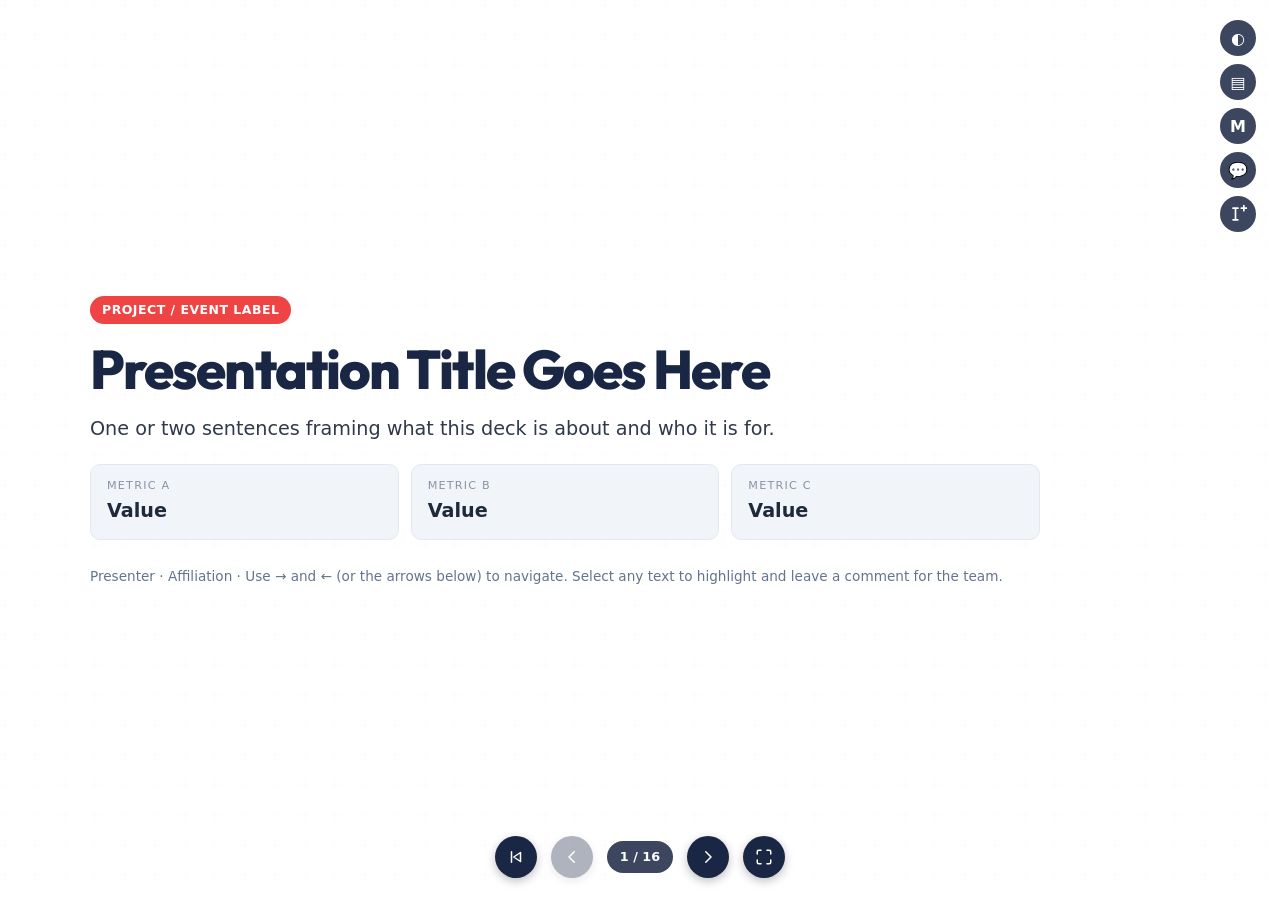
<file: docs/slide/index.html>
<!DOCTYPE html>
<html lang="en" data-theme="dark">
<head>
<script>
  /* ═══ Theme toggle: set data-theme before first paint to avoid a flash ═══ */
  (function () {
    var KEY = 'slide-template-theme-v1'; // unique per deck if you rename this file
    var saved = localStorage.getItem(KEY);
    var initial = saved || 'dark';
    document.documentElement.setAttribute('data-theme', initial);
  })();
</script>
<meta charset="UTF-8">
<meta name="viewport" content="width=device-width, initial-scale=1.0">
<link rel="preconnect" href="https://fonts.googleapis.com">
<link rel="preconnect" href="https://fonts.gstatic.com" crossorigin>
<link href="https://fonts.googleapis.com/css2?family=Inter:wght@400;500;600;700;800&family=Outfit:wght@600;700;800&display=swap" rel="stylesheet">
<!-- ══════════════════════════════════════════════════════════════════════
     REUSABLE SLIDE-DECK TEMPLATE  ·  with v2 annotations (4 types)
     ----------------------------------------------------------------------
     HOW TO USE
       1. Change the <title> below.
       2. On <body>, set data-annot-storage to a unique id per deck so
          different decks keep their own localStorage annotations. Update
          data-annot-export for a custom JSON filename.
       3. Replace the <section class="slide"> blocks with your content.
          Keep the FIRST slide's class as "slide slide-title active" and give
          every slide a unique id. The nav/counter build themselves automatically.
       4. Component reference slides (marked "TEMPLATE REFERENCE") show every
          reusable block — copy from them, then delete them.

     ANNOTATION FEATURE (works out of the box, no server needed; v2 engine)
       • Select any text on a slide → a toolbar appears: 💬 Comment, ❓ Ask,
         ✂ Delete, ✎ Replace, Aa Format ▾ (bold/italic/underline/superscript/
         subscript + highlight/text-color swatches, applied instantly). For
         inserts, click the ➕ icon in the top-right rail then click a point
         in the text.
       • Add a note → the text is highlighted (or struck-through + replaced
         / caret-inserted / styled) and saved to localStorage.
       • The 💬 icon (top-right) opens a side drawer listing every note,
         with type badges (Comment / Delete / Insert / Replace / Question /
         Format) and "→ replacement text" previews.
       • "Export JSON" downloads all notes (and copies them to the clipboard);
         "Import" merges by id — including answering a ❓ question by
         re-importing just its id + answer; "Clear all" wipes (with
         two-click confirm).
       • Annotations survive reload; if the underlying text later changes,
         the note is kept but flagged "orphaned" so nothing is silently lost.
       • Clicking a drawer item jumps to the right slide first, then to the
         highlight (the per-slide `data-panel` attribute drives the jump).
     ══════════════════════════════════════════════════════════════════════ -->
<title>Slide Deck Template — Highlight · Comment · Export</title>
<style>
  :root {
    --bg: #f8fafc;
    --surface: #ffffff;
    --surface2: #f1f5f9;
    --surface3: #e2e8f0;
    --border: #e2e8f0;
    --border-bright: #cbd5e1;
    --text: #0f172a;
    --text-muted: #64748b;
    --text-dim: #94a3b8;
    --accent: #0d9488;
    --accent-dim: rgba(13, 148, 136, 0.1);
    --accent-glow: rgba(13, 148, 136, 0.2);
    --error: #ef4444;
    --annot-delete: var(--error);
    --annot-insert: #16a34a;
    --font-sans: 'Inter', -apple-system, BlinkMacSystemFont, 'Segoe UI', Roboto, Helvetica, Arial, sans-serif;
    --font-head: 'Outfit', sans-serif;
    --font-mono: ui-monospace, 'SF Mono', 'JetBrains Mono', 'Space Mono', Menlo, Consolas, monospace;
    --radius: 12px;
    --radius-sm: 6px;
    --navy: #1a2744;
    --deep-blue: #2c4a7c;
    --teal: #0d9488;
    --teal-light: #14b8a6;
    --coral: #ef4444;
    --coral-light: #f9a8a8;
    --amber: #f59e0b;
    --amber-light: #fcd34d;
    --green: #10b981;
    --green-light: #6ee7b7;
    --slate-50: #f8fafc;
    --slate-100: #f1f5f9;
    --slate-200: #e2e8f0;
    --slate-300: #cbd5e1;
    --slate-400: #94a3b8;
    --slate-500: #64748b;
    --slate-600: #475569;
    --slate-700: #334155;
    --slate-800: #1e293b;
    --slate-900: #0f172a;
    --white: #ffffff;
    --heading: var(--navy);
  }
  html[data-theme="dark"] {
    --bg: #0b0e14;
    --surface: #131820;
    --surface2: #1c2230;
    --surface3: #252b3d;
    --border: #232a35;
    --border-bright: #313a4a;
    --text: #f8fafc;
    --text-muted: #94a3b8;
    --text-dim: #64748b;
    --accent: #14b8a6;
    --accent-dim: rgba(20, 184, 166, 0.1);
    --accent-glow: rgba(20, 184, 166, 0.2);
    --error: #f87171;
    --annot-insert: #4ade80;
    --slate-50: #0f172a;
    --slate-100: #1e293b;
    --slate-200: #334155;
    --slate-300: #475569;
    --slate-400: #64748b;
    --slate-500: #94a3b8;
    --slate-600: #cbd5e1;
    --slate-700: #e2e8f0;
    --slate-800: #f1f5f9;
    --slate-900: #f8fafc;
    --heading: #f1f5f9;
  }
  * { margin: 0; padding: 0; box-sizing: border-box; }
  html, body { height: 100%; }
  body { 
    font-family: var(--font-sans); 
    background: var(--bg); 
    color: var(--text); 
    line-height: 1.6; 
    overflow: hidden; 
    transition: background 0.3s ease, color 0.3s ease;
  }

  .deck { position: relative; width: 100vw; height: 100vh; }

  .slide {
    position: absolute; inset: 0;
    display: flex; flex-direction: column; justify-content: center;
    padding: 64px 90px;
    background: var(--surface);
    opacity: 0; transform: translateX(24px);
    pointer-events: none;
    transition: opacity 0.4s cubic-bezier(0.4, 0, 0.2, 1), transform 0.4s cubic-bezier(0.4, 0, 0.2, 1);
    overflow-y: auto;
  }
  .slide.active { opacity: 1; transform: translateX(0); pointer-events: auto; z-index: 2; }
  .slide-inner { max-width: 1180px; margin: 0 auto; width: 100%; }

  .slide-eyebrow { display: inline-block; font-size: 0.7rem; font-weight: 800; text-transform: uppercase; letter-spacing: 0.1em; padding: 4px 10px; border-radius: 999px; margin-bottom: 1rem; }
  .eyebrow-teal { background: var(--accent-dim); color: var(--teal); }
  .eyebrow-coral { background: rgba(239, 68, 68, 0.1); color: var(--coral); }
  .eyebrow-amber { background: rgba(245, 158, 11, 0.1); color: var(--amber); }
  .eyebrow-green { background: rgba(16, 185, 129, 0.1); color: var(--green); }
  .eyebrow-navy { background: rgba(30, 58, 95, 0.1); color: var(--navy); }
  html[data-theme="dark"] .eyebrow-navy { background: rgba(147, 180, 230, 0.14); color: #a9c6f0; }

  .slide h1 { font-family: var(--font-head); font-size: clamp(2em, 4.5vw, 3.4em); font-weight: 800; color: var(--white); letter-spacing: -0.035em; line-height: 1.08; margin-bottom: 1rem; }
  .slide h2 { font-family: var(--font-head); font-size: clamp(1.8em, 3.5vw, 2.5em); font-weight: 700; color: var(--heading); letter-spacing: -0.025em; line-height: 1.15; margin-bottom: 1.2rem; }
  .slide h3 { font-size: 1.2em; font-weight: 700; color: var(--text); margin: 0 0 0.75rem; }
  .slide p { margin-bottom: 1rem; color: var(--text-muted); font-size: 1.1em; }
  .slide ul, .slide ol { margin: 0 0 1rem 22px; color: var(--text-muted); }
  .slide li { margin-bottom: 8px; font-size: 1.1em; }
  code { font-family: var(--font-mono); font-size: 0.9em; }
  .slide pre { margin: 0 0 1rem; padding: 1.1rem 1.4rem; background: var(--surface2); border: 1px solid var(--border); border-radius: 10px; overflow-x: auto; line-height: 1.55; }
  .slide pre code { font-size: 0.95em; color: var(--text); }
  @media print { .slide pre { white-space: pre-wrap; overflow-wrap: anywhere; } }

  /* Title slide */
  .slide-title { background: var(--surface); justify-content: center; }
  .slide-title::before { content: ''; position: absolute; inset: 0; background: url("data:image/svg+xml,%3Csvg width='60' height='60' viewBox='0 0 60 60' xmlns='http://www.w3.org/2000/svg'%3E%3Cg fill='none' fill-rule='evenodd'%3E%3Cg fill='%23888888' fill-opacity='0.04'%3E%3Cpath d='M36 34v-4h-2v4h-4v2h4v4h2v-4h4v-2h-4zm0-30V0h-2v4h-4v2h4v4h2V6h4V4h-4zM6 34v-4H4v4H0v2h4v4h2v-4h4v-2H6zM6 4V0H4v4H0v2h4v4h2V6h4V4H6z'/%3E%3C/g%3E%3C/g%3E%3C/svg%3E"); opacity: 0.5; pointer-events: none; }
  .slide-title .slide-inner { position: relative; z-index: 1; }
  .slide-title h1 { color: var(--heading); }
  .slide-title .badge-line { display: inline-block; background: var(--coral); color: white; font-size: 0.78em; font-weight: 700; padding: 4px 12px; border-radius: 20px; margin-bottom: 16px; letter-spacing: 0.5px; }
  .slide-title .subtitle { font-size: 1.2em; color: var(--text); opacity: 0.92; margin-bottom: 20px; max-width: 900px; line-height: 1.5; }
  .slide-title .meta-grid { display: grid; grid-template-columns: repeat(auto-fit, minmax(160px, 1fr)); gap: 12px; margin-top: 10px; max-width: 950px; }
  .slide-title .meta-card { background: var(--surface2); backdrop-filter: blur(10px); border: 1px solid var(--border); border-radius: 10px; padding: 12px 16px; }
  .slide-title .meta-card .label { font-size: 0.7em; text-transform: uppercase; letter-spacing: 1.2px; opacity: 0.75; color: var(--text-muted); }
  .slide-title .meta-card .value { font-size: 1.2em; font-weight: 700; margin-top: 2px; color: var(--text); }
  .slide-title .footer-note { margin-top: 26px; font-size: 0.85em; color: var(--text-muted); }

  /* Closing slide reuses title look */
  .slide-closing { background: var(--surface); justify-content: center; }
  .slide-closing::before { content: ''; position: absolute; inset: 0; background: url("data:image/svg+xml,%3Csvg width='60' height='60' viewBox='0 0 60 60' xmlns='http://www.w3.org/2000/svg'%3E%3Cg fill='none' fill-rule='evenodd'%3E%3Cg fill='%23888888' fill-opacity='0.04'%3E%3Cpath d='M36 34v-4h-2v4h-4v2h4v4h2v-4h4v-2h-4zm0-30V0h-2v4h-4v2h4v4h2V6h4V4h-4zM6 34v-4H4v4H0v2h4v4h2v-4h4v-2H6zM6 4V0H4v4H0v2h4v4h2V6h4V4H6z'/%3E%3C/g%3E%3C/g%3E%3C/svg%3E"); opacity: 0.5; pointer-events: none; }
  .slide-closing .slide-inner { position: relative; z-index: 1; }
  .slide-closing h1 { color: var(--heading); margin-bottom: 20px; }
  .slide-closing p { color: var(--text-muted); }

  /* Shared components */
  .card { 
    background: var(--surface); 
    border: 1px solid var(--border-bright); 
    border-radius: var(--radius); 
    margin: 1rem 0; 
    box-shadow: 0 4px 12px rgba(0,0,0,0.05); 
    overflow: hidden;
    transition: transform 0.2s ease, box-shadow 0.2s ease;
  }
  .card:hover { transform: translateY(-3px); box-shadow: 0 10px 28px -8px var(--accent-glow), 0 8px 20px rgba(0,0,0,0.08); }
  .card-header { 
    padding: 1rem 1.25rem; 
    border-bottom: 1px solid var(--border); 
    display: flex; align-items: center; justify-content: space-between;
    background: var(--surface2);
  }
  .card-header h3 { margin: 0; font-family: var(--font-head); font-size: 1.1rem; font-weight: 700; color: var(--text); }
  .card-body { padding: 1.25rem; }
  .card-footer { 
    padding: 0.75rem 1.25rem; 
    border-top: 1px solid var(--border); 
    background: var(--surface2); 
    font-size: 0.8rem; 
    color: var(--text-dim); 
    display: flex; align-items: center; gap: 0.5rem;
  }
  .card.highlight { border-left: 4px solid var(--teal); }
  .card.warning { border-left: 4px solid var(--coral); }
  .card.success { border-left: 4px solid var(--green); }
  .card.info { border-left: 4px solid var(--deep-blue); }
  html[data-theme="dark"] .card.highlight { background: linear-gradient(135deg, rgba(13,148,136,0.16) 0%, var(--surface) 100%); }
  html[data-theme="dark"] .card.warning { background: linear-gradient(135deg, rgba(239,100,97,0.16) 0%, var(--surface) 100%); }
  html[data-theme="dark"] .card.success { background: linear-gradient(135deg, rgba(16,185,129,0.16) 0%, var(--surface) 100%); }
  html[data-theme="dark"] .card.info { background: linear-gradient(135deg, rgba(44,74,124,0.22) 0%, var(--surface) 100%); }

  table { 
    width: 100%; border-collapse: separate; border-spacing: 0; 
    margin: 1rem 0; font-size: 0.9rem; border-radius: var(--radius); 
    overflow: hidden; border: 1px solid var(--border); 
    transition: box-shadow 0.2s ease;
  }
  table:hover { box-shadow: 0 0 0 1px var(--accent); }
  thead { background: var(--surface3); color: var(--text); }
  th { padding: 12px 16px; text-align: left; font-weight: 600; font-size: 0.75rem; text-transform: uppercase; letter-spacing: 0.05em; border-bottom: 2px solid var(--border); }
  td { padding: 10px 16px; border-bottom: 1px solid var(--border); color: var(--text-muted); }
  tbody tr:last-child td { border-bottom: none; }
  tbody tr:hover td { background: var(--surface2); color: var(--text); }

  .grid-2 { display: grid; grid-template-columns: 1fr 1fr; gap: 14px; }
  .grid-3 { display: grid; grid-template-columns: repeat(3, 1fr); gap: 14px; }

  .stat-grid { display: grid; grid-template-columns: repeat(auto-fit, minmax(160px, 1fr)); gap: 1rem; margin: 1rem 0; }
  .stat-card { background: var(--surface); border: 1px solid var(--border-bright); border-radius: var(--radius); padding: 1.25rem; text-align: center; box-shadow: 0 2px 6px rgba(0,0,0,0.04); transition: all 0.2s ease; }
  .stat-card:hover { border-color: var(--accent); transform: scale(1.02); }
  .stat-card .stat-value { font-family: var(--font-head); font-size: 1.8rem; font-weight: 800; color: var(--accent); line-height: 1; }
  .stat-card .stat-label { font-size: 0.75rem; color: var(--text-dim); text-transform: uppercase; letter-spacing: 0.05em; margin-top: 8px; font-weight: 600; }

  .badge { display: inline-flex; align-items: center; font-size: 0.75rem; font-weight: 600; padding: 3px 10px; border-radius: 999px; margin: 2px 4px 2px 0; }
  .badge-green { background: #dcfce7; color: #166534; }
  .badge-teal { background: #ccfbf1; color: #0d9488; }
  .badge-amber { background: #fef3c7; color: #92400e; }
  .badge-blue { background: #dbeafe; color: #1e40af; }

  /* Layer diagram */
  .layer-stack { display: flex; flex-direction: column; gap: 8px; margin: 14px 0; }
  .layer { border-radius: 10px; padding: 13px 18px; display: flex; align-items: center; gap: 16px; }
  .layer .layer-num { flex-shrink: 0; width: 30px; height: 30px; border-radius: 50%; display: flex; align-items: center; justify-content: center; font-weight: 800; font-size: 0.9em; color: white; }
  .layer .layer-title { font-weight: 700; font-size: 1em; }
  .layer .layer-detail { font-size: 0.86em; color: var(--slate-600); }
  .layer-1 { background: #ecfeff; border-left: 4px solid #06b6d4; } .layer-1 .layer-num { background: #06b6d4; }
  .layer-2 { background: #eff6ff; border-left: 4px solid var(--deep-blue); } .layer-2 .layer-num { background: var(--deep-blue); }
  .layer-3 { background: #fef3c7; border-left: 4px solid var(--amber); } .layer-3 .layer-num { background: var(--amber); }
  .layer-4 { background: #f0fdfa; border-left: 4px solid var(--teal); } .layer-4 .layer-num { background: var(--teal); }
  .layer-5 { background: #ede9fe; border-left: 4px solid #7c3aed; } .layer-5 .layer-num { background: #7c3aed; }
  html[data-theme="dark"] .layer-1 { background: rgba(6,182,212,0.12); }
  html[data-theme="dark"] .layer-2 { background: rgba(44,74,124,0.18); }
  html[data-theme="dark"] .layer-3 { background: rgba(245,158,11,0.14); }
  html[data-theme="dark"] .layer-4 { background: rgba(13,148,136,0.14); }
  html[data-theme="dark"] .layer-5 { background: rgba(124,58,237,0.16); }

  /* Layout Patterns */
  .layout-split { display: grid; grid-template-columns: 1fr 1fr; gap: 3rem; align-items: center; }
  .layout-grid { display: grid; grid-template-columns: repeat(3, 1fr); gap: 1.5rem; }
  .layout-hero { text-align: center; padding: 4rem 2rem; background: var(--surface2); border-radius: var(--radius); border: 1px solid var(--border); }
  .layout-hero h2 { margin-top: 0; }

  /* Image frame — drop a base64 or URL <img> straight in; keeps consistent chrome */
  .img-frame { position: relative; border-radius: var(--radius); border: 1px solid var(--border-bright); background: var(--surface2); overflow: hidden; }
  .img-frame img { display: block; width: 100%; height: 100%; object-fit: cover; }
  .img-frame.placeholder { display: flex; align-items: center; justify-content: center; min-height: 220px; padding: 1.5rem; text-align: center; font-size: 0.85em; color: var(--text-dim); border: 1px dashed var(--border-bright); background: transparent; }
  .img-caption { margin-top: 10px; font-size: 0.85em; color: var(--text-muted); text-align: center; }
  .slide-img-only .img-frame { max-height: 60vh; margin: 0 auto; }
  .layout-split .img-frame { height: 100%; min-height: 280px; }
  .grid-2 .img-frame, .grid-3 .img-frame, .layout-grid .img-frame { min-height: 180px; }
  .img-stack .img-frame { max-height: 42vh; margin: 0 auto 14px; }

  /* Causal / process chain */
  .chain-step { border-radius: 10px; padding: 12px 18px; text-align: center; font-weight: 600; font-size: 0.92em; }
  .chain-arrow { text-align: center; color: var(--slate-400); font-size: 1.2em; padding: 1px 0; }


  /* Nav controls */
  .deck-nav { position: fixed; bottom: 22px; left: 0; right: 0; display: flex; align-items: center; justify-content: center; gap: 14px; z-index: 500; }
  .deck-nav button { background: var(--navy); color: white; border: none; width: 42px; height: 42px; border-radius: 50%; font-size: 1.1em; cursor: pointer; box-shadow: 0 3px 10px rgba(0,0,0,0.25); display: flex; align-items: center; justify-content: center; }
  .deck-nav button:hover { background: var(--deep-blue); }
  .deck-nav button:disabled { opacity: 0.35; cursor: default; }
  .deck-nav button svg { width: 18px; height: 18px; stroke: currentColor; fill: none; display: block; }
  .deck-counter { background: rgba(26,39,68,0.85); color: white; font-size: 0.8em; font-weight: 700; padding: 6px 13px; border-radius: 20px; min-width: 52px; text-align: center; }

  /* Unified vertical icon-only control rail — theme / density / font-size /
     notes / insert. One flex column, fixed top-right (the deck counter
     now lives in the bottom nav bar, so the rail owns this corner),
     consistent square buttons with a CSS-driven tooltip bubble on
     hover/focus. z-index: 100 matches the annotation drawer (also z: 100)
     so the drawer covers the rail when it slides in. */
  .icon-rail { position: fixed; top: 20px; right: 24px; z-index: 100; display: flex; flex-direction: column; gap: 8px; align-items: flex-end; }
  .icon-btn {
    position: relative;
    display: inline-flex; align-items: center; justify-content: center;
    width: 36px; height: 36px; padding: 0;
    font-family: inherit; font-size: 1rem; font-weight: 700;
    background: rgba(26,39,68,0.85); color: white; border: none; border-radius: 50%;
    cursor: pointer; transition: background 0.15s;
  }
  .icon-btn:hover, .icon-btn:focus-visible { background: var(--deep-blue); }
  .icon-btn[aria-pressed="true"] { background: var(--teal); }
  .icon-btn svg { width: 20px; height: 20px; stroke: currentColor; fill: none; display: block; }
  .icon-btn::after {
    content: attr(data-tooltip);
    position: absolute; top: 50%; right: calc(100% + 0.5rem); transform: translateY(-50%);
    background: var(--text); color: var(--bg);
    font-size: 0.75rem; font-weight: 600; white-space: nowrap;
    padding: 0.3rem 0.55rem; border-radius: var(--radius-sm);
    box-shadow: 0 4px 12px rgba(0,0,0,0.25);
    opacity: 0; pointer-events: none; transition: opacity 0.12s ease;
  }
  .icon-btn:hover::after, .icon-btn:focus-visible::after { opacity: 1; }
  .icon-btn .annot-count {
    position: absolute; top: -0.3rem; right: -0.3rem;
    display: inline-flex; align-items: center; justify-content: center;
    min-width: 1.1rem; height: 1.1rem; padding: 0 0.3rem;
    font-size: 0.65rem; font-weight: 700; line-height: 1;
    background: var(--coral); color: white; border-radius: 999px;
  }
  .icon-btn .annot-count[hidden] { display: none; }

  /* Density tokens */
  :root, [data-density="comfortable"] { --slide-pad-card: 22px; --slide-pad-stat: 18px; --slide-gap-grid: 18px; }
  [data-density="compact"] { --slide-pad-card: 12px; --slide-pad-stat: 10px; --slide-gap-grid: 10px; }
  /* Font size tokens */
  :root, [data-font-size="M"] { font-size: 16px; }
  [data-font-size="S"] { font-size: 14px; }
  [data-font-size="L"] { font-size: 18px; }
  .slide .card { padding: var(--slide-pad-card); }
  .slide .stat-card { padding: var(--slide-pad-stat); }
  .slide .grid-2, .slide .grid-3 { gap: var(--slide-gap-grid); }

  @media print { .deck-nav, .deck-counter, .icon-rail, .annot-toolbar, .annot-format-popover, .annot-editor, .annot-drawer, .annot-backdrop { display: none !important; } [data-density="compact"] { --slide-pad-card: 22px; --slide-pad-stat: 18px; --slide-gap-grid: 18px; } [data-font-size="S"], [data-font-size="L"] { font-size: 16px; } .slide { position: static; opacity: 1; transform: none; page-break-after: always; height: 100vh; } body { overflow: visible; } }

/* ═══ Inlined features/graphics/graphics.css (zero-dependency charts/diagrams/tables/motion) ═══ */
/* ═══════════════════════════════════════════════════════════════════════
   html-template-pack · graphics.css
   Shared zero-dependency graphics pack for the report, slide, bento
   templates. Pure CSS/HTML — no JS, no canvas, no SVG libraries.

   COMPONENTS
   ──────────
     A. Charts:        donut / pie · radial gauge · horizontal bars ·
                       heatmap table · data bars in table cells
     B. Diagrams:      pure-CSS flowchart · horizontal milestone strip ·
                       conversion funnel · venn (2/3-way) · SWOT grid · org tree ·
                       cycle loop
     C. Tables/quote:  feature comparison table · pull-quote
     D. Motion:        reading progress bar · scroll-driven reveals ·
                       gauge sweep (all @supports + prefers-reduced-motion
                       guarded)

   ACCESSIBILITY
   ─────────────
     Every visual chart is built either from a real <table> (heatmap,
     data bars) or paired with a visually-hidden <table> fallback (donut).
     role="img" + aria-label on conic charts. Numbers stay visible in
     every heatmap cell (never color-alone). Motion is opt-in for both
     browser support and user preference.

   INTEGRATION
   ───────────
     This file is meant to be inlined into the template's <style> block
     OR linked via <link rel="stylesheet" href="features/graphics/graphics.css">.
     Token names (--accent, --surface, --teal, --amber, etc.) come from
     the host template's design tokens; the graphics components adapt to
     either the report's blue palette, the slide's teal palette, or the
     bento's mixed accent palette without modification.
   ═══════════════════════════════════════════════════════════════════════ */

/* ── Visually-hidden helper (data-table fallbacks) ─────────────────── */
.sr-only {
  position: absolute; width: 1px; height: 1px; padding: 0; margin: -1px;
  overflow: hidden; clip: rect(0 0 0 0); white-space: nowrap; border: 0;
}

/* ══════ A1 · DONUT / PIE CHART ══════════════════════════════════════
   Usage:
     <div class="donut" data-center="248" role="img" aria-label="…">
     <ol class="legend">
       <li><span class="sw"></span>Screening <b>42%</b></li> × n
     </ol>
     <table class="sr-only">…data mirror…</table>
   Slices driven by 4 CSS custom properties (--a --b --c --d); they MUST
   sum to 100. The chart is decoration; the legend + sr-only table carry
   the data for screen readers. */
.donut {
  --a: 42; --b: 31; --c: 18; --d: 9;
  flex: 0 0 auto; width: 170px; aspect-ratio: 1; border-radius: 50%;
  background: conic-gradient(
    var(--teal)       0 calc(var(--a) * 1%),
    var(--deep-blue)  0 calc((var(--a) + var(--b)) * 1%),
    var(--amber)      0 calc((var(--a) + var(--b) + var(--c)) * 1%),
    var(--surface3)   0 100%
  );
  -webkit-mask: radial-gradient(closest-side, transparent 61%, #000 61.5%);
          mask: radial-gradient(closest-side, transparent 61%, #000 61.5%);
  position: relative;
}
.donut::after {
  content: attr(data-center);
  position: absolute; inset: 0; display: flex; align-items: center; justify-content: center;
  font-family: var(--font-head); font-weight: 800; font-size: 1.5rem; color: var(--text);
  -webkit-mask: none; mask: none;
}
.donut-wrap { display: flex; align-items: center; gap: 1.5rem; flex-wrap: wrap; }
.legend { list-style: none; margin: 0; padding: 0; display: grid; gap: 0.5rem; font-size: 0.9rem; }
.legend li { display: flex; align-items: center; gap: 0.6rem; color: var(--text-muted); }
.legend .sw { width: 12px; height: 12px; border-radius: 3px; flex-shrink: 0; }
.legend b { color: var(--text); margin-left: auto; font-variant-numeric: tabular-nums; }
/* The four legend swatches pick up template tokens via nth-child — add
   more slots by extending the conic-gradient stop and nth-child rules. */
.legend li:nth-child(1) .sw { background: var(--teal); }
.legend li:nth-child(2) .sw { background: var(--deep-blue); }
.legend li:nth-child(3) .sw { background: var(--amber); }
.legend li:nth-child(4) .sw { background: var(--surface3); }
.legend li:nth-child(5) .sw { background: var(--green); }

/* ══════ A2 · RADIAL GAUGE / PROGRESS RING ════════════════════════════
   Usage:
     <div class="gauge animated" style="--progress: 73" role="img" aria-label="…">
       <div class="gauge-label">
         <div class="gauge-value">73%</div>
         <div class="gauge-cap">Coverage</div>
       </div>
     </div>
   Color variant classes: .g-green .g-amber .g-coral. */
.gauge {
  --progress: 73;
  --gauge-color: var(--accent);
  width: 130px; aspect-ratio: 1; border-radius: 50%; position: relative;
  display: grid; place-items: center;
  background:
    radial-gradient(closest-side, var(--surface) 74%, transparent 74% 100%),
    conic-gradient(var(--gauge-color) calc(var(--progress) * 1%), var(--surface3) 0);
}
.gauge .gauge-label { text-align: center; line-height: 1.15; }
.gauge .gauge-value { font-family: var(--font-head); font-size: 1.7rem; font-weight: 800; color: var(--gauge-color); }
.gauge .gauge-cap   { font-size: 0.68rem; font-weight: 700; text-transform: uppercase; letter-spacing: 0.06em; color: var(--text-dim); }
.gauge.g-green { --gauge-color: var(--green); }
.gauge.g-amber { --gauge-color: var(--amber); }
.gauge.g-coral { --gauge-color: var(--coral); }
.gauge-row { display: flex; gap: 1.5rem; flex-wrap: wrap; }

/* ══════ A3 · HORIZONTAL BAR ROWS ═════════════════════════════════════
   Usage:
     <div class="hbar"><span class="h-label">Screening</span>
       <div class="h-track"><div class="h-fill" style="width: 92%"></div></div>
       <span class="h-value">92%</span>
     </div>
   Variants: .c-teal .c-amber .c-coral .c-green. */
.hbars { display: grid; gap: 0.8rem; }
.hbar { display: grid; grid-template-columns: minmax(90px, 34%) 1fr 3.2rem; align-items: center; gap: 0.75rem; }
.hbar .h-label  { font-size: 0.85rem; font-weight: 600; color: var(--text); text-align: right; }
.hbar .h-track  { height: 14px; background: var(--surface2); border: 1px solid var(--border); border-radius: 999px; overflow: hidden; }
.hbar .h-fill   { height: 100%; border-radius: 999px; background: var(--bar-color, var(--accent)); min-width: 4px; }
.hbar .h-value  { font-size: 0.8rem; font-weight: 700; color: var(--text-muted); font-variant-numeric: tabular-nums; }
.hbar .h-fill.c-teal  { --bar-color: var(--teal); }
.hbar .h-fill.c-amber { --bar-color: var(--amber); }
.hbar .h-fill.c-coral { --bar-color: var(--coral); }
.hbar .h-fill.c-green { --bar-color: var(--green); }

/* ══════ A4 · HEATMAP TABLE ════════════════════════════════════════════
   Usage:
     <table class="heat"> … <td data-level="0-4">N</td> </table>
   Numbers stay visible in every cell — color is intensity, not the value.
   The .heat-legend swatches below the table show the scale. */
.heat { width: 100%; border-collapse: collapse; font-size: 0.82rem; }
.heat caption { caption-side: bottom; text-align: left; color: var(--text-dim); font-size: 0.75rem; padding-top: 0.5rem; }
.heat th, .heat td { border: 1px solid var(--border); padding: 0.45rem 0.55rem; text-align: center; }
.heat thead th { background: var(--surface2); font-weight: 700; color: var(--text); }
.heat tbody th { font-weight: 600; text-align: left; color: var(--text-muted); background: var(--surface2); }
.heat td[data-level="0"] { background: var(--surface); color: var(--text-dim); }
.heat td[data-level="1"] { background: color-mix(in srgb, var(--accent) 18%, var(--surface)); }
.heat td[data-level="2"] { background: color-mix(in srgb, var(--accent) 40%, var(--surface)); color: var(--text); }
.heat td[data-level="3"] { background: color-mix(in srgb, var(--accent) 65%, var(--surface)); color: var(--bg); font-weight: 700; }
.heat td[data-level="4"] { background: var(--accent); color: var(--bg); font-weight: 700; }
.heat-legend { display: flex; align-items: center; gap: 0.4rem; font-size: 0.75rem; color: var(--text-dim); margin-top: 0.6rem; }
.heat-legend i { width: 14px; height: 14px; border-radius: 3px; border: 1px solid var(--border); display: inline-block; }
.heat-legend i:nth-child(2) { background: color-mix(in srgb, var(--accent) 18%, var(--surface)); }
.heat-legend i:nth-child(3) { background: color-mix(in srgb, var(--accent) 40%, var(--surface)); }
.heat-legend i:nth-child(4) { background: color-mix(in srgb, var(--accent) 65%, var(--surface)); }
.heat-legend i:nth-child(5) { background: var(--accent); }

/* ══════ A5 · DATA BARS IN TABLE CELLS ════════════════════════════════
   Usage:
     <td class="db-cell" style="--v: 88%">
       <div class="db-bar"></div>
       <span>88%</span>
     </td> */
.db-cell { position: relative; min-width: 120px; }
.db-bar {
  position: absolute; inset: 3px auto 3px 0; width: var(--v);
  background: color-mix(in srgb, var(--accent) 28%, transparent);
  border-right: 2px solid var(--accent); border-radius: 3px;
}
.db-cell span { position: relative; padding-left: 0.35rem; }

/* ══════ B1 · PURE-CSS FLOWCHART ══════════════════════════════════════
   Usage:
     <ol class="flow">
       <li><div class="flow-node start">Start</div></li>
       <li><div class="flow-node">Step</div></li>
       <li>
         <div class="flow-node decision">Q?</div>
         <div class="flow-branch">
           <div><div class="flow-tag">no · N</div><div class="flow-node" style="border-color: var(--coral)">Left</div></div>
           <div><div class="flow-tag">yes · M</div><div class="flow-node">Right</div></div>
         </div>
       </li>
       <li><div class="flow-node end">End</div></li>
     </ol>
   v0.12.0 polish: card shadows + gradient fills on nodes, arrowheads on every
   connector (incl. branches), pill flow-tags. Markup-compatible with v0.8.0. */
.flow { list-style: none; margin: 0; padding: 0; display: grid; grid-template-columns: minmax(0, 1fr); justify-items: center; gap: 1.9rem; }
.flow > li { position: relative; width: 100%; display: grid; justify-items: center; }
/* connector arrow between stacked nodes */
.flow > li + li::before {
  content: ""; position: absolute; top: -1.7rem; width: 2px; height: 1.2rem;
  background: var(--border-bright);
}
.flow > li + li::after {
  content: ""; position: absolute; top: -0.55rem; width: 8px; height: 8px;
  border-right: 2px solid var(--text-dim); border-bottom: 2px solid var(--text-dim);
  transform: rotate(45deg);
}
.flow-node {
  background: linear-gradient(180deg, var(--surface2), var(--surface));
  border: 1px solid var(--border-bright); border-radius: var(--radius);
  padding: 0.7rem 1.3rem; text-align: center; max-width: 320px;
  font-size: 0.9rem; font-weight: 600; color: var(--text);
  box-shadow: 0 1px 2px rgba(0,0,0,.18), 0 8px 24px rgba(0,0,0,.22), inset 0 1px 0 rgba(255,255,255,.06);
  transition: border-color 0.2s ease, box-shadow 0.2s ease, transform 0.2s ease;
}
.flow-node:hover { border-color: var(--accent); transform: translateY(-1px); }
.flow-node > span, .flow-node > small { display: block; font-weight: 400; color: var(--text-muted); margin-top: 0.2rem; }
.flow-node.start {
  border-color: var(--green);
  background: linear-gradient(180deg, color-mix(in srgb, var(--green) 14%, var(--surface2)), var(--surface2));
}
.flow-node.end {
  border-color: var(--accent);
  background: linear-gradient(180deg, color-mix(in srgb, var(--accent) 18%, var(--surface2)), var(--surface2));
}
.flow-node.decision {
  border-radius: 999px; border-style: dashed; border-color: var(--amber);
  background: linear-gradient(180deg, color-mix(in srgb, var(--amber) 12%, var(--surface2)), var(--surface2));
}
.flow-branch { display: grid; grid-template-columns: minmax(0,1fr) minmax(0,1fr); gap: 1rem; width: 100%; }
.flow-branch > div { display: grid; justify-items: center; gap: 0; position: relative; }
.flow-branch > div::before {
  content: ""; position: absolute; top: -1.2rem; height: 1.2rem; width: 2px; background: var(--border-bright);
}
.flow-branch > div::after {
  content: ""; position: absolute; top: -0.45rem; width: 7px; height: 7px;
  border-right: 2px solid var(--text-dim); border-bottom: 2px solid var(--text-dim);
  transform: rotate(45deg);
}
.flow-tag {
  font-size: 0.68rem; font-weight: 700; text-transform: uppercase; letter-spacing: 0.06em;
  color: var(--text-muted); margin: 0.45rem 0 0.35rem;
  background: var(--surface3); border: 1px solid var(--border); border-radius: 999px;
  padding: 0.15rem 0.7rem;
}

/* ══════ B2 · HORIZONTAL MILESTONE STRIP ══════════════════════════════
   Usage:
     <ol class="mstrip">
       <li class="done"><div class="ms-title">…</div><div class="ms-date">…</div></li>
       <li class="now"><div class="ms-title">…</div><div class="ms-date">…</div></li>
       <li><div class="ms-title">…</div><div class="ms-date">…</div></li>
     </ol>
   States: .done (✓), .now (filled numbered circle), default (upcoming).
   v0.12.0 polish: bigger dots lifted off the rail, filled progress rail up
   to the current milestone, pill dates, glow ring on .now. */
.mstrip { display: flex; margin: 0; padding: 0; list-style: none; counter-reset: ms; }
.mstrip li { flex: 1 1 0; min-width: 0; text-align: center; position: relative; padding: 1.7rem 0.6rem 0; }
.mstrip li::before {
  content: ""; position: absolute; top: 11px; left: -50%; width: 100%; height: 2px;
  background: linear-gradient(90deg, var(--border-bright), var(--border-bright));
}
/* progress rail: segments leading INTO done/current milestones are accent */
.mstrip li.done::before, .mstrip li.now::before {
  background: linear-gradient(90deg, var(--accent), color-mix(in srgb, var(--accent) 55%, transparent));
}
.mstrip li:first-child::before { display: none; }
.mstrip li::after {
  content: ""; counter-increment: ms;
  position: absolute; top: 0; left: 50%; transform: translateX(-50%);
  width: 24px; height: 24px; border-radius: 50%;
  background: var(--surface2); border: 2px solid var(--accent);
  display: grid; place-items: center; font-size: 0.68rem; font-weight: 800; color: var(--accent);
  box-shadow: 0 1px 2px rgba(0,0,0,.18), 0 4px 12px rgba(0,0,0,.22), inset 0 1px 0 rgba(255,255,255,.08);
}
.mstrip li.done::after { content: "✓"; background: linear-gradient(180deg, var(--green), color-mix(in srgb, var(--green) 72%, #000)); border-color: transparent; color: #fff; }
.mstrip li.now::after  { content: counter(ms); background: linear-gradient(180deg, var(--accent), color-mix(in srgb, var(--accent) 72%, #000)); border-color: transparent; color: #fff; box-shadow: 0 0 0 4px color-mix(in srgb, var(--accent) 18%, transparent), 0 4px 14px rgba(0,0,0,.3); }
.mstrip .ms-title { font-size: 0.85rem; font-weight: 700; color: var(--text); }
.mstrip .ms-date  { font-size: 0.68rem; color: var(--text-dim); margin: 0.3rem 0.4rem 0; display: inline-block; background: var(--surface3); border: 1px solid var(--border); border-radius: 999px; padding: 0.1rem 0.6rem; }

/* ══════ C1 · FEATURE COMPARISON TABLE ════════════════════════════════
   Usage:
     <table class="compare">
       <thead><tr><th scope="col">Capability</th>
         <th scope="col">Manual</th>
         <th scope="col" class="rec-col">This <span class="rec-badge">RECOMMENDED</span></th>
         <th scope="col">Vendor</th></tr></thead>
       <tbody><tr><th scope="row">…</th>
         <td class="no" aria-label="not included">—</td>
         <td class="rec-col"><span class="yes">✓</span></td>
         <td>…</td></tr></tbody>
     </table>
   Stacks to card list on mobile via @media (max-width: 720px) (data-label
   attributes are added by the author or with the .data-label utility below). */
.compare-wrap { overflow-x: auto; }
.compare { width: 100%; border-collapse: separate; border-spacing: 0; font-size: 0.88rem; }
.compare th, .compare td { border-bottom: 1px solid var(--border); padding: 0.6rem 0.8rem; text-align: center; }
.compare thead th { position: sticky; top: 0; background: var(--surface2); font-weight: 700; z-index: 1; }
.compare tbody th { text-align: left; font-weight: 600; color: var(--text-muted); }
.compare .yes { color: var(--green); font-weight: 800; }
.compare .no  { color: var(--text-dim); }
.compare .rec-col { background: color-mix(in srgb, var(--accent) 7%, var(--surface)); }
.compare thead .rec-col { color: var(--accent); border-top: 2px solid var(--accent); }
.compare .rec-badge {
  display: inline-block; font-size: 0.62rem; font-weight: 800; letter-spacing: 0.08em;
  background: var(--accent); color: var(--bg); border-radius: 999px;
  padding: 0.1rem 0.5rem; margin-left: 0.4rem;
}
@media (max-width: 720px) {
  .compare thead { display: none; }
  .compare tr { display: block; border: 1px solid var(--border-bright); border-radius: var(--radius); margin-bottom: 0.8rem; overflow: hidden; }
  .compare td { display: flex; justify-content: space-between; text-align: right; border-bottom: 1px solid var(--border); }
  .compare td::before { content: attr(data-label); font-weight: 600; color: var(--text-muted); text-align: left; }
}

/* ══════ C2 · PULL-QUOTE ══════════════════════════════════════════════
   Usage:
     <blockquote class="pull-quote">
       <p>…</p>
       <cite>— …</cite>
     </blockquote> */
.pull-quote {
  margin: 1.5rem 0; padding: 1.5rem 2rem 1.5rem 3.2rem; position: relative;
  border-left: 4px solid var(--accent); background: var(--accent-dim);
  border-radius: 0 var(--radius) var(--radius) 0;
}
.pull-quote::before {
  content: "\201C";   /* " */
  position: absolute; left: 0.6rem; top: 0.1rem;
  font-family: var(--font-head); font-size: 3.2rem; font-weight: 800; color: var(--accent); opacity: 0.55; line-height: 1;
}
.pull-quote p { margin: 0; font-family: var(--font-head); font-size: 1.3rem; font-weight: 600; line-height: 1.45; color: var(--text); letter-spacing: -0.01em; }
.pull-quote cite { display: block; margin-top: 0.6rem; font-size: 0.85rem; font-style: normal; color: var(--text-dim); font-weight: 600; }

/* ══════ D · MOTION ════════════════════════════════════════════════════
   All three motion components below are progressively enhanced:
     · @supports + prefers-reduced-motion guarded
     · Static fallback = the final visible state, so nothing depends on
       motion to be readable
     · No JS, no scroll listeners, no IntersectionObserver
*/

@keyframes reveal-in {
  from { opacity: 0; translate: 0 28px; }
  to   { opacity: 1; translate: 0 0; }
}
@media (prefers-reduced-motion: no-preference) {
  @supports (animation-timeline: view()) {
    .reveal {
      animation: reveal-in linear both;
      animation-timeline: view();
      animation-range: entry 0% entry 55%;
    }
  }
}

/* Reading progress bar — pinned to the top edge of the page. Drop the
   element once anywhere in <body> and it scales from 0→1 with scroll. */
.reading-progress {
  position: fixed; top: 0; left: 0; right: 0; height: 3px; z-index: 200;
  background: linear-gradient(90deg, var(--accent), var(--teal));
  transform-origin: 0 50%; transform: scaleX(0); pointer-events: none;
}
@supports (animation-timeline: scroll()) {
  @media (prefers-reduced-motion: no-preference) {
    .reading-progress { animation: rp-grow linear; animation-timeline: scroll(root); }
  }
}
@keyframes rp-grow { from { transform: scaleX(0); } to { transform: scaleX(1); } }

/* Gauge sweep — animates the conic-gradient stop from 0 to --progress
   on first view. Add the class .animated to a .gauge to opt in.
   Browsers without @property (broadly supported since 2024) show the
   static final value instead. */
@property --sweep { syntax: '<percentage>'; inherits: false; initial-value: 0%; }
@keyframes gauge-sweep { from { --sweep: 0%; } to { --sweep: calc(var(--progress) * 1%); } }
@media (prefers-reduced-motion: no-preference) {
  @supports (background: conic-gradient(red 0 1%)) {
    .gauge.animated {
      background:
        radial-gradient(closest-side, var(--surface) 74%, transparent 74% 100%),
        conic-gradient(var(--gauge-color) var(--sweep), var(--surface3) 0);
      animation: gauge-sweep 1.2s cubic-bezier(0.4, 0, 0.2, 1) forwards;
    }
  }
}

/* ══════ B3 · CONVERSION FUNNEL ═══════════════════════════════════════
   Usage:
     <ol class="funnel">
       <li style="--w:100%"><span class="f-label">Visitors</span><small class="f-pct">100%</small><b class="f-val">24,180</b></li>
       <li style="--w:82%"><span class="f-label">Engaged</span><small class="f-pct">82%</small><b class="f-val">19,806</b></li>
       <li style="--w:61%"><span class="f-label">Qualified</span><small class="f-pct">61%</small><b class="f-val">14,750</b></li>
       <li style="--w:44%"><span class="f-label">Purchased</span><small class="f-pct">44%</small><b class="f-val">10,639</b></li>
       <li style="--w:30%"><span class="f-label">Retained</span><small class="f-pct">30%</small><b class="f-val">7,254</b></li>
     </ol>
   The fill bar width is --w (percent of the top stage; bar is a ::before
   fill so labels never clip); stages auto-cycle the
   accent palette via nth-child. The values keep every number real text —
   width conveys shape, never the data alone. .f-pct is optional. */
.funnel { list-style: none; margin: 0; padding: 0; display: grid; gap: 0.55rem; max-width: 540px; }
.funnel > li {
  --fc: var(--accent);
  position: relative; display: flex; align-items: center; gap: 0.7rem; min-height: 3.4rem;
}
/* funnel shape lives on a ::before fill bar (NOT the row width) so labels
   never clip on narrow stages — full-width rows, bar sized by --w */
.funnel > li::before {
  content: ""; position: absolute; top: 50%; left: 0; translate: 0 -50%;
  width: var(--w, 92%); height: 2.35rem;
  background: linear-gradient(180deg, color-mix(in srgb, var(--fc) 26%, var(--surface2)), var(--surface));
  border: 1px solid color-mix(in srgb, var(--fc) 40%, var(--border-bright));
  border-radius: var(--radius);
  box-shadow: 0 1px 2px rgba(0,0,0,.18), 0 8px 24px rgba(0,0,0,.22), inset 0 1px 0 rgba(255,255,255,.06);
  transition: border-color 0.2s ease, box-shadow 0.2s ease;
}
.funnel > li:hover::before { border-color: var(--fc);
  box-shadow: 0 1px 2px rgba(0,0,0,.18), 0 10px 28px rgba(0,0,0,.26), inset 0 1px 0 rgba(255,255,255,.08); }
.funnel > li:nth-child(1) { --fc: var(--accent); }
.funnel > li:nth-child(2) { --fc: var(--teal); }
.funnel > li:nth-child(3) { --fc: var(--green); }
.funnel > li:nth-child(4) { --fc: var(--amber); }
.funnel > li:nth-child(5) { --fc: var(--coral); }
.funnel > li:nth-child(6) { --fc: var(--accent); }
.funnel .f-label, .funnel .f-pct, .funnel .f-val { position: relative; z-index: 1; }
.funnel .f-label { padding-left: 1.1rem; font-size: 0.9rem; font-weight: 600; color: var(--text); white-space: nowrap; }
.funnel .f-pct { margin-left: auto; font-size: 0.68rem; font-weight: 600; color: var(--text-dim); font-variant-numeric: tabular-nums; }
.funnel .f-val  { font-size: 0.9rem; font-weight: 800; color: var(--text); font-variant-numeric: tabular-nums; }

/* ══════ B4 · VENN (2-WAY / 3-WAY) ════════════════════════════════════
   Usage:
     <div class="venn" role="img" aria-label="Sales 120, Support 96, overlap 34">
       <i class="venn-set a"></i><i class="venn-set b"></i>
       <span class="v-tag a"><b>Sales</b><small>120</small></span>
       <span class="v-tag b"><b>Support</b><small>96</small></span>
       <span class="v-tag ab"><b>Both</b><small>34</small></span>
       <p class="venn-caption">34 accounts are both sales and support-led.</p>
     </div>
   Add .venn.triple and a third <i class="venn-set c"> plus .v-tag.c/.ab/.ac/.bc/.abc
   for the 3-way variant. Zones are real text (never color-alone); role="img"
   aria-label is the non-visual fallback for the whole figure. Overlap fills
   are color-mix overlays on tokens, safe in dark mode. */
.venn {
  position: relative; width: min(100%, 300px); aspect-ratio: 300 / 200;
  margin: 0 auto; max-width: 100%; overflow: visible;
}
.venn-set { position: absolute; top: 4%; width: 52%; aspect-ratio: 1; border-radius: 50%; }
.venn-set.a { left: 2%;  background: color-mix(in srgb, var(--accent) 20%, transparent); border: 2px solid var(--accent); }
.venn-set.b { left: 35%; background: color-mix(in srgb, var(--teal) 20%, transparent);   border: 2px solid var(--teal); }
.venn-set.c { left: 20%; top: 45%; background: color-mix(in srgb, var(--amber) 18%, transparent); border: 2px solid var(--amber); }
.venn.triple { aspect-ratio: 1; }
.venn.triple .venn-set.a { width: 62%; left: 0;   top: 1%; border-color: var(--accent); }
.venn.triple .venn-set.b { width: 62%; left: auto; right: 0; top: 1%; border-color: var(--teal); }
.venn.triple .venn-set.c { width: 62%; left: 19%; top: 38%; border-color: var(--amber); }
.v-tag {
  position: absolute; display: flex; flex-direction: column; gap: 0.1rem;
  padding: 0.22rem 0.55rem; border-radius: 999px; white-space: nowrap;
  background: var(--surface2); border: 1px solid var(--border); line-height: 1.2;
  box-shadow: 0 1px 4px rgba(0,0,0,.25);
}
.v-tag b { font-size: 0.72rem; font-weight: 800; color: var(--text); }
.v-tag small { font-size: 0.62rem; font-weight: 700; color: var(--text-dim); font-variant-numeric: tabular-nums; }
.v-tag.a { left: 15%; top: 20%; } .v-tag.a b { color: var(--accent); }
.v-tag.b { right: 19%; top: 20%; } .v-tag.b b { color: var(--teal); }
.v-tag.c { left: 50%; bottom: 15%; transform: translateX(-50%); } .v-tag.c b { color: var(--amber); }
.v-tag.ab { left: 45%; top: 45%; transform: translate(-50%, -50%); }
.v-tag.abc { left: 50%; top: 44%; transform: translate(-50%, -50%); }
.venn.triple .v-tag.a { left: 5%; top: 9%; }
.venn.triple .v-tag.b { right: 5%; top: 9%; }
.venn.triple .v-tag.c { left: 50%; top: 78%; bottom: auto; transform: translateX(-50%); }
.venn.triple .v-tag.ac { left: 26%; top: 54%; }
.venn.triple .v-tag.bc { right: 26%; top: 54%; }
.venn.triple .v-tag.ab { left: 50%; top: 16%; transform: translateX(-50%); }
.venn-caption { margin: 0.6rem auto 0; max-width: 90%; text-align: center; font-size: 0.8rem; color: var(--text-dim); }
.venn-caption em { color: var(--text-muted); }

/* ══════ B5 · SWOT GRID ══════════════════════════════════════════════
   Usage:
     <div class="swot">
       <section class="swot-q s"><h4>Strengths</h4><ul><li>…</li></ul></section>
       <section class="swot-q w"><h4>Weaknesses</h4><ul><li>…</li></ul></section>
       <section class="swot-q o"><h4>Opportunities</h4><ul><li>…</li></ul></section>
       <section class="swot-q t"><h4>Threats</h4><ul><li>…</li></ul></section>
     </div>
   Quadrant accents: s=green · w=coral · o=teal · t=amber. The quadrant title
   is always visible text; accent color is decoration on top. */
.swot { display: grid; grid-template-columns: 1fr 1fr; gap: 0.9rem; }
.swot-q {
  --qcolor: var(--accent);
  padding: 1.05rem 1.15rem 1.15rem;
  background: var(--surface); border: 1px solid var(--border-bright);
  border-top: 3px solid var(--qcolor); border-radius: var(--radius);
  box-shadow: 0 1px 2px rgba(0,0,0,.18), 0 8px 24px rgba(0,0,0,.22), inset 0 1px 0 rgba(255,255,255,.04);
  transition: border-color 0.2s ease, box-shadow 0.2s ease, transform 0.2s ease;
}
.swot-q:hover { border-color: var(--qcolor); border-top-color: var(--qcolor); transform: translateY(-1px); }
.swot-q.s { --qcolor: var(--green); }
.swot-q.w { --qcolor: var(--coral); }
.swot-q.o { --qcolor: var(--teal); }
.swot-q.t { --qcolor: var(--amber); }
.swot-q h4 { margin: 0 0 0.6rem; font-family: var(--font-head, inherit); font-size: 0.78rem; font-weight: 800;
  text-transform: uppercase; letter-spacing: 0.08em; color: var(--qcolor); }
.swot-q ul { margin: 0; padding-left: 1.15rem; font-size: 0.85rem; }
.swot-q li { color: var(--text-muted); line-height: 1.5; }
.swot-q li::marker { color: var(--qcolor); }
.swot-q li + li { margin-top: 0.35rem; }
@media (max-width: 560px) {
  .swot { grid-template-columns: 1fr; }
}

/* ══════ B6 · ORG TREE ════════════════════════════════════════════════
   Usage:
     <div class="otree">
       <ul>
         <li>
           <div class="o-node root">CEO<span class="o-role">Board</span></div>
           <ul>
             <li><div class="o-node">CTO<span class="o-role">…</span></div>
               <ul>
                 <li><div class="o-node">Eng Lead</div></li>
                 <li><div class="o-node">QA</div></li>
                 <li><div class="o-node">Infra</div></li>
               </ul>
             </li>
             <li><div class="o-node">CFO</div></li>
           </ul>
         </li>
       </ul>
     </div>
   Root is the single top <li>; every deeper level is a nested <ul> in a flex
   row with connector rail + stubs from pure borders. Nodes are .card-style
   chips (surface2 / border-bright / radius). .root tints the top node accent. */

.otree, .otree ul { list-style: none; margin: 0; padding: 0; }
.otree { overflow-x: auto; }
.otree ul { position: relative; display: flex; justify-content: center; padding-top: 1.5rem; }
.otree > ul { padding-top: 0; }
.otree li { position: relative; display: flex; flex-direction: column; align-items: center; padding: 1.5rem 0.4rem 0; }
.otree > ul > li { padding-top: 0; }
/* parent drop: from the parent node's bottom down to the sibling rail */
.otree ul::before {
  content: ""; position: absolute; top: 0; left: 50%;
  width: 2px; height: 1.5rem; background: var(--border-bright);
}
.otree > ul::before { display: none; }
/* per-child connectors: half-rails along the sibling rail + stub into the
   node. Rails span EXACTLY between adjacent sibling centers — no overshoot.
   Each child draws: ::before = left half-rail, ::after = right half-rail
   plus the center stub down into its own node. */
.otree li::before, .otree li::after {
  content: ""; position: absolute; top: 0; width: 50%; height: 1.5rem;
  border-top: 2px solid var(--border-bright);
}
.otree li::before { right: 50%; }
.otree li::after { left: 50%; border-left: 2px solid var(--border-bright); }
.otree li:first-child::before { border-top: 0; }
.otree li:last-child::after { border-top: 0; }
.otree > ul > li::before, .otree > ul > li::after { display: none; }
.o-node {
  position: relative; z-index: 1; white-space: nowrap;
  padding: 0.45rem 0.85rem; text-align: center;
  background: var(--surface2); border: 1px solid var(--border-bright); border-radius: var(--radius);
  font-size: 0.82rem; font-weight: 700; color: var(--text);
  box-shadow: 0 1px 2px rgba(0,0,0,.18), 0 8px 24px rgba(0,0,0,.22), inset 0 1px 0 rgba(255,255,255,.06);
  transition: border-color 0.2s ease, box-shadow 0.2s ease, transform 0.2s ease;
}
.o-node:hover { border-color: var(--accent); transform: translateY(-1px); }
.o-node .o-role { display: block; margin-top: 0.15rem; font-size: 0.66rem; font-weight: 500; color: var(--text-dim); }
.o-node.root {
  border-color: var(--accent);
  background: linear-gradient(180deg, color-mix(in srgb, var(--accent) 16%, var(--surface2)), var(--surface2));
}

/* ══════ B7 · CYCLE LOOP ══════════════════════════════════════════════
   Usage:
     <div class="cycle" role="group" aria-label="Product cycle">
       <div class="cyc-step c1"><b>1</b><span>Plan</span></div>
       <div class="cyc-step c2"><b>2</b><span>Build</span></div>
       <div class="cyc-step c3"><b>3</b><span>Test</span></div>
       <div class="cyc-step c4"><b>4</b><span>Deploy</span></div>
     </div>
     <p class="cyc-repeat">↻ repeats every sprint</p>
   Two-row clockwise loop: Plan → Build (top L→R), a vertical connector down
   to Test, Test → Deploy (bottom R→L), a vertical connector up to Plan. The
   connectors are drawn on the steps themselves (pseudo-elements anchored to
   the cards they join). No extra markup: just four .cyc-step divs. */
.cycle {
  position: relative; display: grid;
  grid-template-columns: 1fr 1fr;
  gap: 2.2rem 1.4rem; align-items: stretch; max-width: 520px;
  margin: 0 auto;
}
.cyc-step {
  position: relative;
  display: flex; align-items: center; justify-content: center; gap: 0.6rem;
  padding: 0.85rem 1rem; min-height: 3.6rem;
  background: linear-gradient(180deg, var(--surface2), var(--surface));
  border: 1px solid var(--border-bright); border-radius: var(--radius);
  font-size: 0.9rem; font-weight: 700; color: var(--text);
  box-shadow: 0 1px 2px rgba(0,0,0,.18), 0 8px 24px rgba(0,0,0,.22), inset 0 1px 0 rgba(255,255,255,.06);
  transition: border-color 0.2s ease, box-shadow 0.2s ease, transform 0.2s ease;
}
.cyc-step:hover { border-color: var(--accent); transform: translateY(-1px); }
.cyc-step b {
  flex: none; display: grid; place-items: center; width: 24px; height: 24px;
  border-radius: 50%; font-size: 0.7rem; font-weight: 800; color: var(--accent);
  background: color-mix(in srgb, var(--accent) 16%, var(--surface3));
  box-shadow: inset 0 1px 0 rgba(255,255,255,.08);
}
.cyc-step.c1 { grid-area: 1 / 1; }
.cyc-step.c2 { grid-area: 1 / 2; }
.cyc-step.c3 { grid-area: 2 / 2; }
.cyc-step.c4 { grid-area: 2 / 1; }
/* vertical connectors, anchored to the steps they join (never floating):
   Build ↓ Test on the right, Deploy ↑ Plan on the left */
.cyc-step.c2::before, .cyc-step.c4::before {
  content: ""; position: absolute; left: 50%; transform: translateX(-50%);
  width: 2px; height: 2.2rem;
  background: linear-gradient(180deg, var(--border-bright), var(--text-dim));
}
.cyc-step.c2::before { top: 100%; margin-top: 1px; }
.cyc-step.c4::before { bottom: 100%; margin-bottom: 1px; }
.cyc-step.c2::after, .cyc-step.c4::after {
  content: ""; position: absolute; left: 50%;
  width: 8px; height: 8px;
  border-right: 2px solid var(--text-dim); border-bottom: 2px solid var(--text-dim);
}
.cyc-step.c2::after { top: calc(100% + 2.2rem - 6px); transform: translateX(-50%) rotate(45deg); }
.cyc-step.c4::after { bottom: calc(100% + 2.2rem - 6px); transform: translateX(-50%) rotate(-135deg); }
/* horizontal legs: Plan → Build (right chevron), Test → Deploy (left chevron) */
.cyc-step.c1::after, .cyc-step.c3::after {
  content: ""; position: absolute; top: 50%;
  width: 8px; height: 8px;
  border-top: 2px solid var(--text-dim); border-right: 2px solid var(--text-dim);
}
.cyc-step.c1::after { right: -1.35rem; transform: translateY(-50%) rotate(45deg); }
.cyc-step.c3::after { left: -1.35rem; transform: translateY(-50%) rotate(-135deg); border-right-color: transparent; }
.cyc-repeat { margin: 1.1rem auto 0; max-width: 460px; text-align: center;
  font-size: 0.75rem; color: var(--text-dim); padding: 0.3rem 0; }

/* narrow screens: reclaim side padding so the loop never clips (360px-safe) */
@media (max-width: 400px) {
  .cyc-step { padding: 0.7rem 0.6rem; gap: 0.35rem; }
}

/* ══════ PRINT ════════════════════════════════════════════════════════
   Motion is always off in print; the reading-progress bar hides; gauges
   and reveals show their final state. */
@media print {
  .reading-progress { display: none !important; }
  .reveal { animation: none !important; opacity: 1 !important; translate: none !important; }
  .gauge.animated { animation: none !important;
    background:
      radial-gradient(closest-side, var(--surface) 74%, transparent 74% 100%),
      conic-gradient(var(--gauge-color) calc(var(--progress) * 1%), var(--surface3) 0);
  }
  .mstrip li::after, .mstrip li.done::after, .mstrip li.now::after { background: var(--text) !important; color: var(--bg) !important; border-color: var(--text) !important; }
  .funnel > li:hover, .cyc-step:hover, .o-node:hover, .swot-q:hover, .venn-set { transform: none !important; }
}

</style>
</head>
<body data-annot-storage="slide-template" data-annot-theme-key="slide-template-theme-v1" data-annot-export="slide-template-annotations.json">

<main class="deck">

  <!-- ═══════════════ SLIDE 1: TITLE (keep class "active" on the first slide) ═══════════════ -->
  <section class="slide slide-title active" id="slide-title" data-panel="slide-title">
    <div class="slide-inner">
      <span class="badge-line">PROJECT / EVENT LABEL</span>
      <h1>Presentation Title Goes Here</h1>
      <p class="subtitle">One or two sentences framing what this deck is about and who it is for.</p>
      <div class="meta-grid">
        <div class="meta-card"><div class="label">Metric A</div><div class="value">Value</div></div>
        <div class="meta-card"><div class="label">Metric B</div><div class="value">Value</div></div>
        <div class="meta-card"><div class="label">Metric C</div><div class="value">Value</div></div>
      </div>
      <p class="footer-note">Presenter · Affiliation · Use → and ← (or the arrows below) to navigate. Select any text to highlight and leave a comment for the team.</p>
    </div>
  </section>

  <!-- ═══════════════ SLIDE 2: CONTENT (edit or duplicate) ═══════════════ -->
  <section class="slide" id="slide-2" data-panel="slide-2">
    <div class="slide-inner">
      <span class="slide-eyebrow eyebrow-teal">Section Label</span>
      <h2>A Content Slide Heading</h2>
      <p>Introduce the point in a sentence or two. Reviewers can select any of this text and attach a comment.</p>
      <ul>
        <li>First supporting point.</li>
        <li>Second supporting point, with <strong>emphasis</strong> where it helps.</li>
        <li>Third supporting point.</li>
      </ul>
      <div class="card highlight">
        <h3>🔑 Key Takeaway</h3>
        <p style="margin-bottom:0;">Use a highlighted card to make the one thing you want remembered stand out.</p>
      </div>
    </div>
  </section>

  <!-- ═══════════════ SLIDE 3: TEMPLATE REFERENCE — cards & badges (delete when done) ═══════════════ -->
  <section class="slide" id="slide-ref-cards" data-panel="slide-ref-cards">
    <div class="slide-inner">
      <span class="slide-eyebrow eyebrow-navy">Template Reference</span>
      <h2>Cards, Badges &amp; Stats</h2>
      <div class="grid-2">
        <div class="card highlight"><h3>Highlight card</h3><p style="margin-bottom:0;"><code>class="card highlight"</code> — teal accent.</p></div>
        <div class="card warning"><h3>Warning card</h3><p style="margin-bottom:0;"><code>class="card warning"</code> — coral accent.</p></div>
        <div class="card success"><h3>Success card</h3><p style="margin-bottom:0;"><code>class="card success"</code> — green accent.</p></div>
        <div class="card info"><h3>Info card</h3><p style="margin-bottom:0;"><code>class="card info"</code> — blue accent.</p></div>
      </div>
      <p style="margin-top:12px;">
        <span class="badge badge-green">green</span>
        <span class="badge badge-teal">teal</span>
        <span class="badge badge-amber">amber</span>
        <span class="badge badge-blue">blue</span>
      </p>
      <div class="stat-grid">
        <div class="stat-card"><div class="stat-value">42</div><div class="stat-label">A headline number</div></div>
        <div class="stat-card"><div class="stat-value">r = 0.91</div><div class="stat-label">A statistic</div></div>
        <div class="stat-card"><div class="stat-value">3×</div><div class="stat-label">A multiplier</div></div>
      </div>
    </div>
  </section>

  <!-- ═══════════════ SLIDE 4: TEMPLATE REFERENCE — table, layers & chain (delete when done) ═══════════════ -->
  <section class="slide" id="slide-ref-blocks" data-panel="slide-ref-blocks">
    <div class="slide-inner">
      <span class="slide-eyebrow eyebrow-amber">Template Reference</span>
      <h2>Table, Layer Stack &amp; Chain</h2>
      <table>
        <thead><tr><th>Column A</th><th>Column B</th><th>Column C</th></tr></thead>
        <tbody>
          <tr><td>Row 1</td><td>Data</td><td>Data</td></tr>
          <tr><td>Row 2</td><td>Data</td><td>Data</td></tr>
        </tbody>
      </table>
      <div class="layer-stack">
        <div class="layer layer-1"><div class="layer-num">1</div><div><div class="layer-title">Layer one</div><div class="layer-detail">Supporting detail for this layer.</div></div></div>
        <div class="layer layer-2"><div class="layer-num">2</div><div><div class="layer-title">Layer two</div><div class="layer-detail">Supporting detail for this layer.</div></div></div>
        <div class="layer layer-3"><div class="layer-num">3</div><div><div class="layer-title">Layer three</div><div class="layer-detail">Supporting detail for this layer.</div></div></div>
      </div>
      <div class="chain-step" style="background:#fee2e2; color:#991b1b;">Step A — the driver</div>
      <div class="chain-arrow">↓</div>
      <div class="chain-step" style="background:#ccfbf1; color:#0d9488;">Step B — the outcome</div>
    </div>
  </section>

  <!-- ═══════════════ SLIDE 4b: TEMPLATE REFERENCE — code block (delete when done) ═══════════════ -->
  <section class="slide" id="slide-ref-code" data-panel="slide-ref-code">
    <div class="slide-inner">
      <span class="slide-eyebrow eyebrow-teal">Template Reference</span>
      <h2>Code Block</h2>
      <div class="layout-split">
        <div>
          <p>Plain <code>&lt;pre&gt;&lt;code&gt;</code> — no highlighter, no CDN. Keep it to ~8 lines on a slide.</p>
          <ul>
            <li>Long lines scroll on screen, wrap in print.</li>
            <li>Highlight any line to comment on it.</li>
          </ul>
        </div>
        <pre><code>nextflow run main.nf -profile docker \
  --input samplesheet.csv \
  --outdir results/ \
  -resume</code></pre>
      </div>
    </div>
  </section>

  <!-- ═══════════════ SLIDE 5: GRAPHICS PACK — charts ═══════════════ -->
  <section class="slide" id="slide-ref-graphics" data-panel="slide-ref-graphics">
    <div class="slide-inner">
      <span class="slide-eyebrow eyebrow-coral">Template Reference</span>
      <h2>Graphics: charts &amp; data viz</h2>
      <p>Zero-dependency visualisations — conic-gradient donut, radial gauges, horizontal bars, heatmap. All charts carry a visually-hidden <code>&lt;table&gt;</code> fallback for screen readers.</p>
      <div class="donut-wrap" style="justify-content: center; margin: 1rem 0;">
        <div class="donut" data-center="248" role="img" aria-label="Donut: Screening 42 percent, Extraction 31 percent, Synthesis 18 percent, Writing 9 percent"></div>
        <ol class="legend">
          <li><span class="sw"></span>Screening <b>42%</b></li>
          <li><span class="sw"></span>Extraction <b>31%</b></li>
          <li><span class="sw"></span>Synthesis <b>18%</b></li>
          <li><span class="sw"></span>Writing <b>9%</b></li>
        </ol>
        <table class="sr-only">
          <caption>Effort distribution by phase</caption>
          <tr><th scope="col">Phase</th><th scope="col">Share</th></tr>
          <tr><th scope="row">Screening</th><td>42%</td></tr>
          <tr><th scope="row">Extraction</th><td>31%</td></tr>
          <tr><th scope="row">Synthesis</th><td>18%</td></tr>
          <tr><th scope="row">Writing</th><td>9%</td></tr>
        </table>
      </div>
      <div class="gauge-row" style="justify-content: center;">
        <div class="gauge animated" style="--progress: 73" role="img" aria-label="Coverage 73 percent"><div class="gauge-label"><div class="gauge-value">73%</div><div class="gauge-cap">Coverage</div></div></div>
        <div class="gauge g-green animated" style="--progress: 91" role="img" aria-label="Uptime 91 percent"><div class="gauge-label"><div class="gauge-value">91%</div><div class="gauge-cap">Uptime</div></div></div>
        <div class="gauge g-amber" style="--progress: 48" role="img" aria-label="Consent 48 percent"><div class="gauge-label"><div class="gauge-value">48%</div><div class="gauge-cap">Consent</div></div></div>
      </div>
      <div class="hbars" style="margin-top: 1rem;">
        <div class="hbar"><span class="h-label">Screening</span><div class="h-track"><div class="h-fill" style="width: 92%"></div></div><span class="h-value">92%</span></div>
        <div class="hbar"><span class="h-label">Extraction</span><div class="h-track"><div class="h-fill c-teal" style="width: 64%"></div></div><span class="h-value">64%</span></div>
      </div>
    </div>
  </section>

  <!-- ═══════════════ SLIDE 6: GRAPHICS PACK — diagrams & pull-quote ═══════════════ -->
  <section class="slide" id="slide-ref-diagrams" data-panel="slide-ref-diagrams">
    <div class="slide-inner">
      <span class="slide-eyebrow eyebrow-amber">Template Reference</span>
      <h2>Graphics: diagrams &amp; pull-quote</h2>
      <p>Pure-CSS flowchart with a decision branch (print-perfect, no CDN), horizontal milestone strip, and a typographic pull-quote.</p>
      <ol class="flow">
        <li><div class="flow-node start">Search<span>1,248 records</span></div></li>
        <li>
          <div class="flow-node decision">Screen passes?</div>
          <div class="flow-branch">
            <div><div class="flow-tag">no · 812</div><div class="flow-node" style="border-color: var(--coral)">Excluded</div></div>
            <div><div class="flow-tag">yes · 290</div><div class="flow-node">Full-text<span>86 included</span></div></div>
          </div>
        </li>
        <li><div class="flow-node end">Synthesis</div></li>
      </ol>
      <ol class="mstrip" style="margin-top: 1rem;">
        <li class="done"><div class="ms-title">Protocol</div><div class="ms-date">Jul 14</div></li>
        <li class="done"><div class="ms-title">Search</div><div class="ms-date">Jul 28</div></li>
        <li class="now"><div class="ms-title">Screening</div><div class="ms-date">due Sep 20</div></li>
        <li><div class="ms-title">Final</div><div class="ms-date">due Nov 30</div></li>
      </ol>
      <blockquote class="pull-quote reveal" style="margin-top: 1rem;">
        <p style="font-size: 1em;">Numbers stay readable even when color doesn't.</p>
        <cite>— design principle</cite>
      </blockquote>
    </div>
  </section>

  <!-- ═══════════════ SLIDE 6B: GRAPHICS PACK — new diagrams (v0.12) ═══════════════ -->
  <section class="slide" id="slide-ref-diagrams-v12" data-panel="slide-ref-diagrams-v12">
    <div class="slide-inner">
      <span class="slide-eyebrow eyebrow-teal">Template Reference</span>
      <h2>Graphics: new diagrams <small style="color:var(--slate-400);font-weight:500">v0.12</small></h2>
      <p>Five new zero-dependency diagram components — funnel, venn, SWOT, org tree, cycle. Copy-paste markup in <code>features/graphics/snippets.html</code>.</p>
      <div class="grid-2" style="align-items:start;">
        <div>
          <p style="font-size:0.8em;color:var(--slate-400);margin:0 0 8px;">Conversion funnel · <code>.funnel</code></p>
          <ol class="funnel">
            <li style="--w:100%"><span class="f-label">Visitors</span><small class="f-pct">100%</small><b class="f-val">24,180</b></li>
            <li style="--w:72%"><span class="f-label">Signed up</span><small class="f-pct">72%</small><b class="f-val">17,410</b></li>
            <li style="--w:45%"><span class="f-label">Activated</span><small class="f-pct">45%</small><b class="f-val">10,881</b></li>
            <li style="--w:28%"><span class="f-label">Retained</span><small class="f-pct">28%</small><b class="f-val">6,770</b></li>
          </ol>
        </div>
        <div>
          <p style="font-size:0.8em;color:var(--slate-400);margin:0 0 10px;">SWOT grid · <code>.swot</code></p>
          <div class="swot" style="font-size:0.85em;">
            <section class="swot-q s"><h4>Strengths</h4><ul><li>Zero-CDN engine</li><li>Theme tokens</li></ul></section>
            <section class="swot-q w"><h4>Weaknesses</h4><ul><li>Manual markup</li></ul></section>
            <section class="swot-q o"><h4>Opportunities</h4><ul><li>Print-ready decks</li></ul></section>
            <section class="swot-q t"><h4>Threats</h4><ul><li>Editor drift</li></ul></section>
          </div>
        </div>
      </div>
      <p style="font-size:0.8em;color:var(--slate-400);margin:14px 0 6px;">Cycle loop · <code>.cycle</code> — also new: <code>.venn</code> / <code>.venn.triple</code> and <code>.otree</code> org tree</p>
      <div class="cycle" role="group" aria-label="Sprint cycle">
        <div class="cyc-step c1"><b>1</b><span>Plan</span></div>
        <div class="cyc-step c2"><b>2</b><span>Build</span></div>
        <div class="cyc-step c3"><b>3</b><span>Test</span></div>
        <div class="cyc-step c4"><b>4</b><span>Deploy</span></div>
      </div>
      <p class="cyc-repeat">&#8635; repeats every two-week sprint</p>
    </div>
  </section>

  <!-- ═══════════════ SLIDE 6C: GRAPHICS PACK — relations & hierarchies (v0.12) ═══════════════ -->
  <section class="slide" id="slide-ref-diagrams-rel" data-panel="slide-ref-diagrams-rel">
    <div class="slide-inner">
      <span class="slide-eyebrow eyebrow-coral">Template Reference</span>
      <h2>Graphics: relations &amp; hierarchies <small style="color:var(--slate-400);font-weight:500">v0.12</small></h2>
      <p>Set overlap with <code>.venn</code> (add <code>.triple</code> for 3 sets) and reporting lines with <code>.otree</code> — pure CSS, tokens do the theming.</p>
      <div class="grid-2" style="align-items:start;">
        <div>
          <p style="font-size:0.8em;color:var(--slate-400);margin:0 0 8px;">Venn · <code>.venn</code></p>
          <div class="venn" role="img" aria-label="Embase 86, Medline 74, both 41">
            <i class="venn-set a"></i><i class="venn-set b"></i>
            <span class="v-tag a"><b>Embase</b><small>86</small></span>
            <span class="v-tag b"><b>Medline</b><small>74</small></span>
            <span class="v-tag ab"><b>Both</b><small>41</small></span>
          </div>
          <p class="venn-caption">41 studies indexed in both databases.</p>
        </div>
        <div>
          <p style="font-size:0.8em;color:var(--slate-400);margin:0 0 8px;">Org tree · <code>.otree</code></p>
          <div class="otree"><ul><li>
            <div class="o-node root">Steering<span class="o-role">Committee</span></div>
            <ul>
              <li><div class="o-node">Evidence<span class="o-role">2 reviewers</span></div>
                <ul><li><div class="o-node">Screening</div></li><li><div class="o-node">Extraction</div></li></ul></li>
              <li><div class="o-node">Analysis<span class="o-role">Thematic</span></div></li>
            </ul>
          </li></ul></div>
        </div>
      </div>
    </div>
  </section>

  <!-- ═══════════════ SLIDE 7: TEMPLATE REFERENCE — image only (delete when done) ═══════════════
       Swap in an image by replacing the placeholder div with:
       <img src="data:image/png;base64,...">  (or a plain URL src)
       inside .img-frame — the frame's border/radius/background stay put either way. -->
  <section class="slide slide-img-only" id="slide-ref-img-full" data-panel="slide-ref-img-full">
    <div class="slide-inner">
      <span class="slide-eyebrow eyebrow-teal">Template Reference</span>
      <h2>Full-Width Image</h2>
      <div class="img-frame placeholder" style="aspect-ratio: 16/9;">
        Replace with &lt;img src="data:image/png;base64,..."&gt; inside .img-frame
      </div>
      <p class="img-caption">Caption or source line goes here.</p>
    </div>
  </section>

  <!-- ═══════════════ SLIDE 8: TEMPLATE REFERENCE — image + text (delete when done) ═══════════════ -->
  <section class="slide" id="slide-ref-img-split" data-panel="slide-ref-img-split">
    <div class="slide-inner">
      <span class="slide-eyebrow eyebrow-navy">Template Reference</span>
      <h2>Image + Text</h2>
      <div class="layout-split">
        <div class="img-frame placeholder" style="aspect-ratio: 4/3;">
          Replace with &lt;img src="data:image/png;base64,..."&gt; inside .img-frame
        </div>
        <div>
          <p>Pair a figure, screenshot, or diagram with a short explanation. Swap <code>.layout-split</code> column order to put the image on the right instead.</p>
          <ul>
            <li>First supporting point.</li>
            <li>Second supporting point.</li>
          </ul>
        </div>
      </div>
    </div>
  </section>

  <!-- ═══════════════ SLIDE 9: TEMPLATE REFERENCE — image stacked over text (delete when done) ═══════════════ -->
  <section class="slide" id="slide-ref-img-stack" data-panel="slide-ref-img-stack">
    <div class="slide-inner img-stack">
      <span class="slide-eyebrow eyebrow-teal">Template Reference</span>
      <h2>Image Stacked Over Text</h2>
      <div class="img-frame placeholder" style="aspect-ratio: 21/9;">
        Replace with &lt;img src="data:image/png;base64,..."&gt; inside .img-frame
      </div>
      <p>Use this when the image is the headline and the text below just adds context — a screenshot walkthrough, a wide chart, a photo.</p>
    </div>
  </section>

  <!-- ═══════════════ SLIDE 10: TEMPLATE REFERENCE — two images side by side (delete when done) ═══════════════ -->
  <section class="slide" id="slide-ref-img-compare" data-panel="slide-ref-img-compare">
    <div class="slide-inner">
      <span class="slide-eyebrow eyebrow-navy">Template Reference</span>
      <h2>Two Images: Before / After</h2>
      <div class="grid-2">
        <div>
          <div class="img-frame placeholder" style="aspect-ratio: 4/3;">Image A</div>
          <p class="img-caption">Before</p>
        </div>
        <div>
          <div class="img-frame placeholder" style="aspect-ratio: 4/3;">Image B</div>
          <p class="img-caption">After</p>
        </div>
      </div>
    </div>
  </section>

  <!-- ═══════════════ SLIDE 11: TEMPLATE REFERENCE — three-image grid + text (delete when done) ═══════════════ -->
  <section class="slide" id="slide-ref-img-grid" data-panel="slide-ref-img-grid">
    <div class="slide-inner">
      <span class="slide-eyebrow eyebrow-amber">Template Reference</span>
      <h2>Image Grid + Text</h2>
      <p>Use <code>.grid-3</code> (or <code>.grid-2</code> for two) when you need several supporting images at once — screenshots of a flow, sample outputs, a small gallery.</p>
      <div class="grid-3">
        <div>
          <div class="img-frame placeholder" style="aspect-ratio: 1/1;">Image A</div>
          <p class="img-caption">Step one</p>
        </div>
        <div>
          <div class="img-frame placeholder" style="aspect-ratio: 1/1;">Image B</div>
          <p class="img-caption">Step two</p>
        </div>
        <div>
          <div class="img-frame placeholder" style="aspect-ratio: 1/1;">Image C</div>
          <p class="img-caption">Step three</p>
        </div>
      </div>
    </div>
  </section>

  <!-- ═══════════════ SLIDE 12: TEMPLATE REFERENCE — hero image + two supporting images (delete when done) ═══════════════ -->
  <section class="slide" id="slide-ref-img-hero-support" data-panel="slide-ref-img-hero-support">
    <div class="slide-inner">
      <span class="slide-eyebrow eyebrow-coral">Template Reference</span>
      <h2>Hero Image + Supporting Images &amp; Text</h2>
      <div class="layout-split">
        <div class="img-frame placeholder" style="aspect-ratio: 4/3;">
          Hero image
        </div>
        <div>
          <p>Lead with the main figure on one side, then back it up with a couple of smaller supporting shots and a short note.</p>
          <div class="grid-2">
            <div class="img-frame placeholder" style="aspect-ratio: 1/1; min-height: 120px;">Detail A</div>
            <div class="img-frame placeholder" style="aspect-ratio: 1/1; min-height: 120px;">Detail B</div>
          </div>
        </div>
      </div>
    </div>
  </section>

  <!-- ═══════════════ SLIDE 13: CLOSING ═══════════════ -->
  <section class="slide slide-closing" id="slide-closing" data-panel="slide-closing">
    <div class="slide-inner">
      <h1>Thank You</h1>
      <p style="margin-top:22px;"><strong>Presenter Name</strong><br>Role, Affiliation<br>Contact / event line</p>
    </div>
  </section>

</main>

<!-- Unified icon-only control rail: theme, density, font-size, notes,
     insert. All five buttons are icon-only; the label shows as a CSS
     tooltip on hover/focus (data-tooltip) and via aria-label for screen
     readers. Notes/Insert live here too (moved out of the old separate
     .annot-toggle-stack so every control reads as one consistent rail). -->
<div class="icon-rail" role="toolbar" aria-label="View toggles and annotation controls">
  <button class="icon-btn" id="theme-toggle" aria-label="Toggle color theme" aria-pressed="false" data-tooltip="Toggle theme">◐</button>
  <button class="icon-btn" id="density-toggle" aria-label="Toggle density" data-tooltip="Toggle density">▤</button>
  <button class="icon-btn" id="font-toggle" aria-label="Cycle font size" data-tooltip="Font size">M</button>
  <button class="icon-btn" id="annot-toggle" aria-label="Open annotations panel" data-tooltip="Notes">
    💬<span class="annot-count" id="annot-count" hidden>0</span>
  </button>
  <button class="icon-btn" id="annot-insert-toggle" aria-label="Insert text at a point" aria-pressed="false" data-tooltip="Insert text">
    <svg viewBox="0 0 24 24" stroke-width="2" stroke-linecap="round" stroke-linejoin="round"><path d="M6 5h6M6 19h6M9 5v14"></path><path d="M19 2v6M16 5h6"></path></svg>
  </button>
</div>
<div class="deck-nav">
  <button id="nav-home" title="Go to first slide (Home)" aria-label="Go to first slide">
    <svg viewBox="0 0 24 24" stroke-width="2" stroke-linecap="round" stroke-linejoin="round"><line x1="6" y1="5" x2="6" y2="19"></line><path d="M18 6 9 12l9 6z"></path></svg>
  </button>
  <button id="nav-prev" title="Previous slide" aria-label="Previous slide">
    <svg viewBox="0 0 24 24" stroke-width="2" stroke-linecap="round" stroke-linejoin="round"><path d="M15 5 8 12l7 7"></path></svg>
  </button>
  <div class="deck-counter" id="deck-counter">1 / 1</div>
  <button id="nav-next" title="Next slide" aria-label="Next slide">
    <svg viewBox="0 0 24 24" stroke-width="2" stroke-linecap="round" stroke-linejoin="round"><path d="m9 5 7 7-7 7"></path></svg>
  </button>
  <button id="nav-fullscreen" title="Toggle full screen (F)" aria-label="Toggle full screen">
    <svg viewBox="0 0 24 24" stroke-width="2" stroke-linecap="round" stroke-linejoin="round"><path d="M8 3H5a2 2 0 0 0-2 2v3M16 3h3a2 2 0 0 1 2 2v3M8 21H5a2 2 0 0 1-2-2v-3M16 21h3a2 2 0 0 0 2-2v-3"></path></svg>
  </button>
</div>

<script>
/* ── Deck navigation: builds counter from whatever slides exist ── */
(function () {
  'use strict';
  var slides = Array.prototype.slice.call(document.querySelectorAll('.slide'));
  var current = 0;
  var counterEl = document.getElementById('deck-counter');
  var prevBtn = document.getElementById('nav-prev');
  var nextBtn = document.getElementById('nav-next');
  var homeBtn = document.getElementById('nav-home');
  var fsBtn = document.getElementById('nav-fullscreen');

  function goTo(i) {
    if (i < 0 || i >= slides.length) return;
    slides[current].classList.remove('active');
    current = i;
    slides[current].classList.add('active');
    counterEl.textContent = (current + 1) + ' / ' + slides.length;
    prevBtn.disabled = current === 0;
    nextBtn.disabled = current === slides.length - 1;
    slides[current].scrollTop = 0;
    // Restart any .gauge.animated inside the newly active slide so the
    // sweep animation plays each time the slide is shown (not just on
    // initial page load). Skipped when prefers-reduced-motion is on or
    // @supports is missing — the gauges still show their final value.
    if (window.matchMedia && !window.matchMedia('(prefers-reduced-motion: reduce)').matches) {
      try {
        slides[current].querySelectorAll('.gauge.animated').forEach(function (g) {
          g.style.animation = 'none';
          void g.offsetWidth;            // force reflow so the reset takes effect
          g.style.animation = '';
        });
      } catch (e) { /* ignore */ }
    }
  }

  prevBtn.addEventListener('click', function () { goTo(current - 1); });
  nextBtn.addEventListener('click', function () { goTo(current + 1); });
  homeBtn.addEventListener('click', function () { goTo(0); });
  window.__deckGoTo = goTo;

  // ── Fullscreen toggle (with vendor-prefixed fallbacks) ──
  function isFullscreen() {
    return document.fullscreenElement || document.webkitFullscreenElement || document.msFullscreenElement;
  }
  function toggleFullscreen() {
    if (!isFullscreen()) {
      var el = document.documentElement;
      var req = el.requestFullscreen || el.webkitRequestFullscreen || el.msRequestFullscreen;
      if (req) req.call(el);
    } else {
      var exit = document.exitFullscreen || document.webkitExitFullscreen || document.msExitFullscreen;
      if (exit) exit.call(document);
    }
  }
  var FS_ICON_ENTER = '<svg viewBox="0 0 24 24" stroke-width="2" stroke-linecap="round" stroke-linejoin="round"><path d="M8 3H5a2 2 0 0 0-2 2v3M16 3h3a2 2 0 0 1 2 2v3M8 21H5a2 2 0 0 1-2-2v-3M16 21h3a2 2 0 0 0 2-2v-3"></path></svg>';
  var FS_ICON_EXIT = '<svg viewBox="0 0 24 24" stroke-width="2" stroke-linecap="round" stroke-linejoin="round"><path d="M3 8V5a2 2 0 0 1 2-2h3M21 8V5a2 2 0 0 0-2-2h-3M3 16v3a2 2 0 0 0 2 2h3M21 16v3a2 2 0 0 1-2 2h-3"></path></svg>';
  function syncFsIcon() {
    var on = !!isFullscreen();
    fsBtn.innerHTML = on ? FS_ICON_EXIT : FS_ICON_ENTER;
    fsBtn.title = on ? 'Exit full screen (F)' : 'Toggle full screen (F)';
    fsBtn.setAttribute('aria-label', on ? 'Exit full screen' : 'Toggle full screen');
  }
  fsBtn.addEventListener('click', toggleFullscreen);
  document.addEventListener('fullscreenchange', syncFsIcon);
  document.addEventListener('webkitfullscreenchange', syncFsIcon);
  document.addEventListener('msfullscreenchange', syncFsIcon);

  document.addEventListener('keydown', function (e) {
    var tag = (document.activeElement && document.activeElement.tagName) || '';
    if (tag === 'TEXTAREA' || tag === 'INPUT') return;
    if (e.key === 'ArrowRight' || e.key === 'PageDown' || e.key === ' ') { goTo(current + 1); e.preventDefault(); }
    else if (e.key === 'ArrowLeft' || e.key === 'PageUp') { goTo(current - 1); e.preventDefault(); }
    else if (e.key === 'Home') { goTo(0); }
    else if (e.key === 'End') { goTo(slides.length - 1); }
    else if (e.key === 'f' || e.key === 'F') { toggleFullscreen(); e.preventDefault(); }
  });

  goTo(0);
})();
</script>

<!-- ═══════════════════ ANNOTATION SYSTEM (v2; offset-anchored, 4 types: comment/delete/insert/replace) ═══════════════════ -->
<style>
  /* Map the slide template's brand tokens to the v2 engine's expected token
     names. The slide template already provides --navy, --teal, --surface,
     --slate-*, etc. We translate them to --bg/--text/--accent/etc here so the
     inlined v2 stylesheet (which uses the generic names) renders with the
     slide's brand palette. */
  :root {
    --bg: var(--slate-50, #f8fafc);
    /* NOTE: --surface must be a literal value, not a self-referential
       var(--surface, …) — CSS invalidates self-referencing custom property
       declarations, leaving the property unset (the drawer's
       'background: var(--surface)' then resolves to transparent, showing
       the slide gradient through it). The slide template defines
       --surface: var(--white) = #ffffff in the main :root; this
       literal keeps the drawer opaque. */
    --surface: #ffffff;
    --surface2: var(--slate-100, #f1f5f9);
    --border: var(--slate-200, #e2e8f0);
    --border-bright: var(--slate-300, #cbd5e1);
    --text: var(--slate-800, #1e293b);
    --text-muted: var(--slate-500, #64748b);
    --text-dim: var(--slate-600, #475569);
    --accent: var(--teal, #0d9488);
    --accent-dim: rgba(13, 148, 136, 0.15);
    --accent-glow: rgba(13, 148, 136, 0.28);
    --error: var(--coral, #ef6461);
    --annot-delete: var(--coral, #ef6461);
    --annot-insert: var(--green, #10b981);
    --font-sans: 'Segoe UI', system-ui, -apple-system, sans-serif;
    --font-mono: ui-monospace, 'SF Mono', 'JetBrains Mono', 'Space Mono', Menlo, Consolas, monospace;
    --radius: 7px;
    --radius-sm: 4px;
    --ann-highlight: var(--teal, #0d9488);
  }
  [data-theme="dark"] {
    --bg: #1b212c;
    --surface: #1b212c;
    --surface2: #232a36;
    --border: #334155;
    --border-bright: #475569;
    --text: #f1f5f9;
    --text-muted: #94a3b8;
    --text-dim: #cbd5e1;
    --accent: var(--teal-light, #14b8a6);
    --accent-dim: rgba(20, 184, 166, 0.18);
    --accent-glow: rgba(20, 184, 166, 0.30);
    --annot-insert: var(--green-light, #6ee7b7);
  }

  /* v2 annotate stylesheet inlined (from features/slide/annotate.css) — the
     :root/[data-theme] block above supersedes its own token declarations. */

mark.annot {
  background: var(--accent-dim);
  color: inherit;
  border-bottom: 2px solid var(--accent);
  border-radius: 2px;
  padding: 0.05em 0.05em;
  cursor: pointer;
  transition: background 0.15s ease;
}
mark.annot:hover,
mark.annot.annot-focus {
  background: var(--accent-glow);
}
mark.annot.annot-delete,
mark.annot.annot-replace {
  background: rgba(248, 113, 113, 0.12);
  border-bottom-color: var(--annot-delete);
  text-decoration: line-through;
  text-decoration-color: var(--annot-delete);
}
ins.annot-insert-text {
  background: rgba(63, 185, 80, 0.14);
  color: var(--annot-insert);
  text-decoration: none;
  border-bottom: 2px solid var(--annot-insert);
  border-radius: 2px;
  padding: 0.05em 0.05em;
  cursor: pointer;
  font-style: normal;
}
ins.annot-insert-text:hover,
ins.annot-insert-text.annot-focus { background: rgba(63, 185, 80, 0.26); }
mark.annot.annot-question {
  background: rgba(124, 58, 237, 0.12);
  border-bottom-color: #7c3aed;
}
mark.annot.annot-question:hover, mark.annot.annot-question.annot-focus { background: rgba(124, 58, 237, 0.22); }
.format-annot { cursor: pointer; }
.format-annot:hover, .format-annot.annot-focus { outline: 1px dashed var(--accent); outline-offset: 1px; }
.annot-caret {
  display: inline-block; width: 2px; height: 1em; vertical-align: text-bottom;
  background: var(--annot-insert); margin: 0 1px; cursor: pointer;
}
.annot-caret.annot-focus { width: 3px; }
body.annot-insert-armed [data-annot-root],
body.annot-insert-armed main.content { cursor: text; }

/* ---- Selection toolbar (floating action pill) ---- */
.annot-toolbar {
  position: absolute; z-index: 70; transform: translate(-50%, -100%);
  margin-top: -0.5rem; display: flex; gap: 0.3rem; flex-wrap: wrap; max-width: min(320px, 92vw);
}
.annot-toolbar[hidden] { display: none; }
.annot-toolbar-btn {
  background: var(--text); color: var(--bg); border: none; border-radius: var(--radius);
  padding: 0.35rem 0.6rem; font-family: var(--font-sans); font-size: 0.85rem; font-weight: 600;
  cursor: pointer; white-space: nowrap; box-shadow: 0 6px 20px rgba(0, 0, 0, 0.35);
}
.annot-toolbar-btn:hover { filter: brightness(1.15); }

/* ---- Format popover — opened from the "Aa Format ▾" toolbar button ---- */
.annot-format-popover {
  position: absolute; z-index: 80; transform: translate(-50%, -100%);
  background: var(--surface); border: 1px solid var(--border-bright); border-radius: var(--radius);
  box-shadow: 0 10px 30px rgba(0,0,0,0.4); padding: 0.6rem;
  display: flex; flex-direction: column; gap: 0.4rem; width: max-content;
}
.annot-format-popover[hidden] { display: none; }
.annot-format-row { display: flex; gap: 0.3rem; }
.annot-format-btn {
  width: 2rem; height: 2rem; display: inline-flex; align-items: center; justify-content: center;
  background: var(--surface2); color: var(--text); border: 1px solid var(--border-bright);
  border-radius: var(--radius-sm); cursor: pointer; font-size: 0.85rem;
}
.annot-format-btn:hover { border-color: var(--accent); color: var(--accent); }
.annot-format-label {
  font-size: 0.65rem; font-weight: 700; text-transform: uppercase;
  letter-spacing: 0.04em; color: var(--text-dim); margin-top: 0.15rem;
}
.annot-swatch {
  width: 1.5rem; height: 1.5rem; border-radius: 999px; cursor: pointer;
  border: 2px solid var(--border-bright); background: var(--swatch); padding: 0;
}
.annot-swatch:hover { border-color: var(--text); transform: scale(1.1); }

/* ---- Comment editor popover ---- */
.annot-editor {
  position: absolute; z-index: 80; transform: translateX(-50%);
  width: min(320px, 90vw);
  background: var(--surface); color: var(--text);
  border: 1px solid var(--border-bright); border-radius: var(--radius);
  box-shadow: 0 10px 30px rgba(0, 0, 0, 0.4); padding: 0.85rem;
}
.annot-editor[hidden] { display: none; }
.annot-editor .annot-quote {
  font-size: 0.8rem; color: var(--text-dim); font-style: italic;
  border-left: 3px solid var(--accent); padding-left: 0.6rem; margin-bottom: 0.6rem;
  max-height: 4.5rem; overflow: auto;
}
.annot-editor textarea {
  width: 100%; min-height: 4.5rem; resize: vertical;
  font-family: var(--font-sans); font-size: 0.9rem; line-height: 1.5;
  background: var(--bg); color: var(--text);
  border: 1px solid var(--border-bright); border-radius: var(--radius-sm);
  padding: 0.5rem; box-sizing: border-box;
}
.annot-editor textarea:focus { outline: none; border-color: var(--accent); }
.annot-editor-replacement {
  width: 100%; min-height: 3rem; resize: vertical; margin-bottom: 0.5rem;
  font-family: var(--font-sans); font-size: 0.9rem; line-height: 1.5;
  background: var(--bg); color: var(--annot-insert);
  border: 1px solid var(--annot-insert); border-radius: var(--radius-sm);
  padding: 0.5rem; box-sizing: border-box;
}
.annot-editor-replacement[hidden] { display: none; }
.annot-editor .annot-editor-actions {
  display: flex; justify-content: flex-end; gap: 0.5rem; margin-top: 0.6rem;
}
.annot-btn {
  font-family: var(--font-sans); font-size: 0.85rem; font-weight: 600;
  padding: 0.4rem 0.85rem; border-radius: var(--radius-sm); cursor: pointer;
  border: 1px solid var(--border-bright); background: var(--surface2); color: var(--text);
  transition: background 0.15s, border-color 0.15s, color 0.15s;
}
.annot-btn:hover { border-color: var(--accent); color: var(--accent); }
.annot-btn.primary { background: var(--accent); border-color: var(--accent); color: var(--bg); }
.annot-btn.primary:hover { filter: brightness(1.08); color: var(--bg); }
.annot-btn.danger:hover { border-color: var(--error); color: var(--error); }

/* ---- Drawer + backdrop ---- */
.annot-backdrop { position: fixed; inset: 0; z-index: 90; background: rgba(0, 0, 0, 0.35); }
.annot-backdrop[hidden] { display: none; }
.annot-drawer {
  position: fixed; top: 0; right: 0; bottom: 0; z-index: 100;
  width: min(380px, 92vw);
  background: var(--surface); border-left: 1px solid var(--border-bright);
  box-shadow: -8px 0 30px rgba(0, 0, 0, 0.35);
  display: flex; flex-direction: column;
  transform: translateX(100%); transition: transform 0.22s ease;
}
.annot-drawer.open { transform: translateX(0); }
.annot-drawer[hidden] { display: none; }
.annot-drawer-head {
  display: flex; align-items: center; justify-content: space-between;
  padding: 1rem 1.1rem; border-bottom: 1px solid var(--border);
}
.annot-drawer-title { display: flex; flex-direction: column; gap: 0.15rem; }
.annot-drawer-head h3 { margin: 0; font-size: 1.05rem; }
.annot-open-questions { font-size: 0.7rem; font-weight: 700; color: #7c3aed; }
.annot-open-questions[hidden] { display: none; }
.annot-drawer-close {
  background: none; border: none; color: var(--text-dim); cursor: pointer;
  font-size: 1.4rem; line-height: 1; padding: 0.1rem 0.35rem; border-radius: var(--radius-sm);
}
.annot-drawer-close:hover { color: var(--accent); }
.annot-drawer-tools {
  display: flex; flex-wrap: wrap; gap: 0.4rem;
  padding: 0.75rem 1.1rem; border-bottom: 1px solid var(--border);
}
.annot-drawer-tools .annot-btn { font-size: 0.78rem; padding: 0.35rem 0.6rem; }
.annot-list {
  flex: 1; overflow-y: auto; padding: 0.75rem 1.1rem 1.5rem; margin: 0; list-style: none;
}
.annot-empty {
  color: var(--text-muted); font-size: 0.9rem;
  text-align: center; padding: 2rem 1rem;
}
.annot-item {
  border: 1px solid var(--border); border-radius: var(--radius);
  padding: 0.7rem 0.8rem; margin-bottom: 0.7rem; background: var(--surface2);
}
.annot-item.annot-orphan { border-color: var(--error); background: rgba(248, 113, 113, 0.06); }
.annot-item.annot-focus { border-color: var(--accent); box-shadow: 0 0 0 1px var(--accent); }
.annot-item .annot-item-quote {
  font-size: 0.78rem; color: var(--text-dim); font-style: italic;
  border-left: 3px solid var(--accent); padding-left: 0.55rem; margin-bottom: 0.45rem;
  cursor: pointer; display: -webkit-box; -webkit-line-clamp: 3; -webkit-box-orient: vertical; overflow: hidden;
}
.annot-item.annot-orphan .annot-item-quote { border-left-color: var(--error); }
.annot-item .annot-type-badge {
  display: inline-block; font-size: 0.65rem; font-weight: 700; text-transform: uppercase;
  letter-spacing: 0.03em; padding: 0.1rem 0.4rem; border-radius: 999px; margin-bottom: 0.4rem;
}
.annot-item .annot-type-comment { background: var(--accent-dim); color: var(--accent); }
.annot-item .annot-type-delete,
.annot-item .annot-type-replace { background: rgba(248, 113, 113, 0.15); color: var(--annot-delete); }
.annot-item .annot-type-insert { background: rgba(63, 185, 80, 0.15); color: var(--annot-insert); }
.annot-item .annot-type-question { background: rgba(124, 58, 237, 0.15); color: #7c3aed; }
.annot-item .annot-type-format { background: var(--surface3); color: var(--text-dim); }
.annot-item .annot-item-replacement {
  font-size: 0.85rem; color: var(--annot-insert); margin: 0.2rem 0 0.5rem;
  white-space: pre-wrap; word-break: break-word;
}
.annot-item .annot-item-answer {
  font-size: 0.85rem; color: var(--text); margin: 0.2rem 0 0.5rem;
  white-space: pre-wrap; word-break: break-word;
  border-left: 3px solid #7c3aed; padding-left: 0.55rem;
}
.annot-item .annot-item-answer strong { display: block; font-size: 0.65rem; text-transform: uppercase; letter-spacing: 0.04em; color: #7c3aed; margin-bottom: 0.2rem; }
.annot-item.annot-answered { border-color: #7c3aed; }
.annot-item .annot-item-comment {
  font-size: 0.9rem; color: var(--text); margin: 0.2rem 0 0.5rem;
  white-space: pre-wrap; word-break: break-word;
}
.annot-item .annot-orphan-warning {
  font-size: 0.72rem; color: var(--error); font-weight: 700;
  background: rgba(248, 113, 113, 0.1); padding: 0.3rem 0.5rem;
  border-radius: var(--radius-sm); margin: 0.4rem 0;
}
.annot-item .annot-item-meta {
  font-size: 0.7rem; color: var(--text-muted); font-family: var(--font-mono); margin-bottom: 0.5rem;
}
.annot-item .annot-item-actions { display: flex; gap: 0.4rem; }
.annot-item .annot-btn { font-size: 0.75rem; padding: 0.28rem 0.55rem; }
.annot-file-input { display: none; }

/* ---- Print: hide all UI chrome, keep highlights subtle ---- */
@media print {
  .icon-rail, .annot-toolbar, .annot-format-popover, .annot-editor,
  .annot-drawer, .annot-backdrop { display: none !important; }
  mark.annot {
    background: transparent; box-shadow: none;
    border-bottom: 1px solid #999; color: inherit;
  }
  mark.annot.annot-delete, mark.annot.annot-replace {
    background: transparent; text-decoration: line-through; border-bottom: none;
  }
  ins.annot-insert-text { background: transparent; text-decoration: underline; border-bottom: none; }
  .annot-caret { background: #000; }
}

/* ---- Mobile ---- */
@media (max-width: 480px) {
  .annot-drawer { width: 100vw; }
}

  /* ── END inlined annotate.css ── */
</style>

<!-- ═══ Annotation UI markup (v2 wiring snippet) ═══ -->
<!-- Notes + Insert toggle buttons now live in the .icon-rail above. -->

<div class="annot-toolbar" id="annot-toolbar" hidden>
  <button type="button" class="annot-toolbar-btn" id="annot-toolbar-comment">💬 Comment</button>
  <button type="button" class="annot-toolbar-btn" id="annot-toolbar-ask">❓ Ask</button>
  <button type="button" class="annot-toolbar-btn" id="annot-toolbar-delete">✂ Delete</button>
  <button type="button" class="annot-toolbar-btn" id="annot-toolbar-replace">✎ Replace</button>
  <button type="button" class="annot-toolbar-btn" id="annot-toolbar-format" aria-haspopup="true" aria-expanded="false">Aa Format ▾</button>
</div>

<div class="annot-format-popover" id="annot-format-popover" hidden role="menu" aria-label="Text formatting">
  <div class="annot-format-row">
    <button type="button" class="annot-format-btn" id="annot-format-bold" data-style="bold" title="Bold"><b>B</b></button>
    <button type="button" class="annot-format-btn" id="annot-format-italic" data-style="italic" title="Italic"><i>I</i></button>
    <button type="button" class="annot-format-btn" id="annot-format-underline" data-style="underline" title="Underline"><u>U</u></button>
    <button type="button" class="annot-format-btn" id="annot-format-sup" data-style="sup" title="Superscript">x²</button>
    <button type="button" class="annot-format-btn" id="annot-format-sub" data-style="sub" title="Subscript">x₂</button>
  </div>
  <div class="annot-format-label">Highlight</div>
  <div class="annot-format-row annot-format-swatches" data-swatch-kind="highlight">
    <button type="button" class="annot-swatch" data-color="teal" style="--swatch: var(--teal);" title="Teal"></button>
    <button type="button" class="annot-swatch" data-color="coral" style="--swatch: var(--coral);" title="Coral"></button>
    <button type="button" class="annot-swatch" data-color="amber" style="--swatch: var(--amber);" title="Amber"></button>
    <button type="button" class="annot-swatch" data-color="green" style="--swatch: var(--green);" title="Green"></button>
    <button type="button" class="annot-swatch" data-color="deep-blue" style="--swatch: var(--deep-blue);" title="Blue"></button>
  </div>
  <div class="annot-format-label">Text color</div>
  <div class="annot-format-row annot-format-swatches" data-swatch-kind="color">
    <button type="button" class="annot-swatch" data-color="teal" style="--swatch: var(--teal);" title="Teal"></button>
    <button type="button" class="annot-swatch" data-color="coral" style="--swatch: var(--coral);" title="Coral"></button>
    <button type="button" class="annot-swatch" data-color="amber" style="--swatch: var(--amber);" title="Amber"></button>
    <button type="button" class="annot-swatch" data-color="green" style="--swatch: var(--green);" title="Green"></button>
    <button type="button" class="annot-swatch" data-color="deep-blue" style="--swatch: var(--deep-blue);" title="Blue"></button>
  </div>
</div>

<div class="annot-editor" id="annot-editor" hidden role="dialog" aria-label="Add annotation">
  <div class="annot-quote" id="annot-editor-quote"></div>
  <textarea id="annot-editor-replacement" class="annot-editor-replacement" placeholder="Replacement text…" aria-label="Replacement text" hidden></textarea>
  <textarea id="annot-editor-text" placeholder="Write a comment…" aria-label="Comment text"></textarea>
  <div class="annot-editor-actions">
    <button class="annot-btn" id="annot-editor-cancel" type="button">Cancel</button>
    <button class="annot-btn primary" id="annot-editor-save" type="button">Save</button>
  </div>
</div>

<div class="annot-backdrop" id="annot-backdrop" hidden></div>
<aside class="annot-drawer" id="annot-drawer" hidden aria-label="Annotations">
  <div class="annot-drawer-head">
    <div class="annot-drawer-title">
      <h3>Annotations</h3>
      <span class="annot-open-questions" id="annot-open-questions" hidden></span>
    </div>
    <button class="annot-drawer-close" id="annot-drawer-close" aria-label="Close panel">×</button>
  </div>
  <div class="annot-drawer-tools">
    <button class="annot-btn" id="annot-export" type="button">⬇ Export JSON</button>
    <button class="annot-btn" id="annot-import" type="button">⬆ Import</button>
    <button class="annot-btn danger" id="annot-clear" type="button">Clear all</button>
    <input type="file" id="annot-file" class="annot-file-input" accept="application/json,.json">
  </div>
  <ul class="annot-list" id="annot-list"></ul>
</aside>

<script>
/* ── v2 annotation engine (offset-anchored, 4 types) ─────────────────────
   Inlined from features/slide/highlight-annotate.js. The slide template's
   `data-annot-storage="slide-template"` on <body> gives it a clean storage
   namespace; `data-annot-theme-key="slide-template-theme-v1"` preserves the
   existing theme preference key. A small slide-template adapter at the
   bottom wires drawer jumps → deck-nav so clicking a drawer item switches
   to the right slide before scrollIntoView fires. */

/* ============================================================
   html-template-pack · highlight-annotate.js
   Self-contained, offset-anchored highlight-comment annotation
   system + theme toggle. Migrated from the proven template.html
   pattern (gap-report family). No build step, no dependencies.

   Public API
   ----------
   On window load, the script auto-initializes by looking for:
     - <body data-annot-storage="...">            (or falls back to data-report-id / path)
     - <[data-annot-root]> or <main class="content"> or <body>
     - <[data-annot-skip]> (any descendant is excluded from the text walker)
     - the annotation UI DOM (see features/README.md § "Wiring snippet")

   Configuration (set on <body>)
   ------------------------------
     data-annot-storage="my-key"       localStorage key, per-report namespace
     data-annot-export="my-export.json"  JSON export filename (default: <id>-annotations-<date>.json)
     data-annot-theme-key="my-theme-key" localStorage key for theme persistence (default: 'report-theme')
     data-annot-default-theme="light"   "light" | "dark" | "auto" (default: "auto" = system pref)

   Schema (matches gap-report & eDNA-Darwin-EOI conventions)
   ---------------------------------------------------------
   {
     id, quote, comment, prefix, suffix,         // anchoring
     start, end,                                  // optional offsets (kept for migration)
     type,                                         // "comment" | "delete" | "insert" | "replace" (default "comment")
     replacement,                                  // suggested new text for "insert"/"replace" (unused otherwise)
     panel, sectionHeading,                       // multi-tab navigation
     createdAt, updatedAt,                        // ISO 8601
     orphaned                                      // true if re-anchor failed
   }
   ============================================================ */
(function () {
  'use strict';

  // ---- Resolve storage namespace and theme key from <body> ----
  var body = document.body;
  if (!body) {
    console.warn('[html-template-pack/annotate] No <body> found — annotation system disabled.');
    return;
  }
  var reportId =
    body.getAttribute('data-annot-storage') ||
    body.getAttribute('data-report-id') ||
    (location.pathname || 'default').replace(/\W+/g, '-').toLowerCase();
  var STORE_KEY = 'annotations:' + reportId;
  var THEME_KEY = body.getAttribute('data-annot-theme-key') || 'report-theme';

  var today = new Date().toISOString().slice(0, 10);
  var DEFAULT_EXPORT_NAME = reportId + '-annotations-' + today + '.json';
  var EXPORT_NAME = body.getAttribute('data-annot-export') || DEFAULT_EXPORT_NAME;

  // ---- Annotation root: the element whose text is annotatable ----
  var root =
    document.querySelector('[data-annot-root]') ||
    document.querySelector('main.content') ||
    document.querySelector('main') ||
    document.body;
  if (!root) {
    console.warn('[html-template-pack/annotate] No annotation root found — annotation system disabled.');
    return;
  }

  // ---- DOM refs (the new convention: mark.annot / .annot-drawer / .annot-toggle) ----
  var els = {
    toggle:        document.getElementById('annot-toggle'),
    insertToggle:  document.getElementById('annot-insert-toggle'),
    count:         document.getElementById('annot-count'),
    toolbar:       document.getElementById('annot-toolbar'),
    toolbarComment: document.getElementById('annot-toolbar-comment'),
    toolbarAsk:     document.getElementById('annot-toolbar-ask'),
    toolbarDelete:  document.getElementById('annot-toolbar-delete'),
    toolbarReplace: document.getElementById('annot-toolbar-replace'),
    toolbarFormat:  document.getElementById('annot-toolbar-format'),
    formatPopover:  document.getElementById('annot-format-popover'),
    openQuestions:  document.getElementById('annot-open-questions'),
    editor:        document.getElementById('annot-editor'),
    editorQuote:   document.getElementById('annot-editor-quote'),
    editorReplacement: document.getElementById('annot-editor-replacement'),
    editorText:    document.getElementById('annot-editor-text'),
    editorSave:    document.getElementById('annot-editor-save'),
    editorCancel:  document.getElementById('annot-editor-cancel'),
    backdrop:      document.getElementById('annot-backdrop'),
    drawer:        document.getElementById('annot-drawer'),
    drawerClose:   document.getElementById('annot-drawer-close'),
    list:          document.getElementById('annot-list'),
    exportBtn:     document.getElementById('annot-export'),
    importBtn:     document.getElementById('annot-import'),
    clearBtn:      document.getElementById('annot-clear'),
    file:          document.getElementById('annot-file'),
    themeBtn:      document.getElementById('theme-toggle')
  };

  var hasAnnotationUi = !!(els.toggle && els.drawer && els.list && els.toolbar && els.editor);
  if (!hasAnnotationUi) {
    console.info('[html-template-pack/annotate] Annotation UI not wired in — skipping. (Theme toggle still runs.)');
  }

  // ---- Theme toggle (runs unconditionally if button present) ----
  function initTheme() {
    if (!els.themeBtn) return;
    var pref = body.getAttribute('data-annot-default-theme') || 'auto';
    var saved = localStorage.getItem(THEME_KEY);
    var initial = saved || (pref === 'auto'
      ? ((window.matchMedia && window.matchMedia('(prefers-color-scheme: dark)').matches) ? 'dark' : 'light')
      : pref);
    document.documentElement.setAttribute('data-theme', initial);
    function icon(t) { return t === 'light' ? '◐' : '◑'; }
    function tooltip(t) { return t === 'light' ? 'Switch to dark theme' : 'Switch to light theme'; }
    els.themeBtn.textContent = icon(initial);
    els.themeBtn.setAttribute('data-tooltip', tooltip(initial));
    els.themeBtn.setAttribute('aria-pressed', initial === 'dark' ? 'true' : 'false');
    els.themeBtn.addEventListener('click', function () {
      var cur = document.documentElement.getAttribute('data-theme') || 'light';
      var next = cur === 'light' ? 'dark' : 'light';
      document.documentElement.setAttribute('data-theme', next);
      try { localStorage.setItem(THEME_KEY, next); } catch (e) {}
      els.themeBtn.textContent = icon(next);
      els.themeBtn.setAttribute('data-tooltip', tooltip(next));
      els.themeBtn.setAttribute('aria-pressed', next === 'dark' ? 'true' : 'false');
    });
  }
  initTheme();

  // ---- Density toggle ----
  (function () {
    var KEY = 'slide-density';
    var MODES = ['comfortable', 'compact'];
    var ICONS = { comfortable: '▤', compact: '▥' };
    var TOOLTIPS = { comfortable: 'Density: comfortable', compact: 'Density: compact' };
    var btn = document.getElementById('density-toggle');
    if (!btn) return;
    function read() { try { return localStorage.getItem(KEY); } catch (e) { return null; } }
    function write(v) { try { localStorage.setItem(KEY, v); } catch (e) {} }
    var saved = read();
    var initial = (saved && MODES.indexOf(saved) >= 0) ? saved : 'comfortable';
    document.documentElement.setAttribute('data-density', initial);
    btn.textContent = ICONS[initial];
    btn.setAttribute('data-tooltip', TOOLTIPS[initial]);
    btn.setAttribute('aria-pressed', initial === 'compact' ? 'true' : 'false');
    btn.addEventListener('click', function () {
      var cur = document.documentElement.getAttribute('data-density') || 'comfortable';
      var next = MODES[(MODES.indexOf(cur) + 1) % MODES.length];
      document.documentElement.setAttribute('data-density', next);
      write(next);
      btn.textContent = ICONS[next];
      btn.setAttribute('data-tooltip', TOOLTIPS[next]);
      btn.setAttribute('aria-pressed', next === 'compact' ? 'true' : 'false');
    });
  })();

  // ---- Font size toggle ----
  (function () {
    var KEY = 'slide-font-size';
    var SIZES = ['S', 'M', 'L'];
    var btn = document.getElementById('font-toggle');
    if (!btn) return;
    function read() { try { return localStorage.getItem(KEY); } catch (e) { return null; } }
    function write(v) { try { localStorage.setItem(KEY, v); } catch (e) {} }
    var saved = read();
    var initial = (saved && SIZES.indexOf(saved) >= 0) ? saved : 'M';
    document.documentElement.setAttribute('data-font-size', initial);
    btn.textContent = initial;
    btn.setAttribute('aria-label', 'Font size: ' + initial + ' (click to change)');
    btn.setAttribute('data-tooltip', 'Font size: ' + initial);
    btn.addEventListener('click', function () {
      var cur = document.documentElement.getAttribute('data-font-size') || 'M';
      var next = SIZES[(SIZES.indexOf(cur) + 1) % SIZES.length];
      document.documentElement.setAttribute('data-font-size', next);
      write(next);
      btn.textContent = next;
      btn.setAttribute('aria-label', 'Font size: ' + next + ' (click to change)');
      btn.setAttribute('data-tooltip', 'Font size: ' + next);
    });
  })();

  // ---- Bail out of annotation logic if UI not wired ----
  if (!hasAnnotationUi) return;

  // ---- State ----
  var annotations = [];
  var pending = null;     // {start,end,quote,prefix,suffix,panel,heading,rect} for a new note
  var editingId = null;   // id currently being edited, or null for a new note
  var editingType = null; // "comment" | "delete" | "insert" | "replace" | null
  var focusedId = null;
  var clearArmed = false;
  var insertArmed = false;

  /* ── Persistence ──────────────────────────────────────── */
  function load() {
    try {
      var raw = localStorage.getItem(STORE_KEY);
      annotations = raw ? JSON.parse(raw) : [];
      if (!Array.isArray(annotations)) annotations = [];
    } catch (e) {
      annotations = [];
    }
    annotations.forEach(function (a) {
      if (!a.type) a.type = 'comment';
      if (a.answer === undefined) a.answer = '';
      a.answered = toAnswered(a.answered);
      if (a.style === undefined) a.style = '';
    });
    annotations = annotations.filter(function (a) {
      return a.type !== 'format' || isValidFormatStyle(a.style);
    });
  }
  function persist() {
    try { localStorage.setItem(STORE_KEY, JSON.stringify(annotations)); } catch (e) {}
  }
  function uid() {
    return 'a' + Date.now().toString(36) + Math.random().toString(36).slice(2, 7);
  }
  // Normalize an "answered" value (from import JSON or localStorage) to a
  // strict boolean. Hand-written JSON often carries the string "false",
  // which !! would coerce to true; only boolean/string true count.
  function toAnswered(v) {
    return v === true || v === 'true';
  }

  /* ── Filtered text walker ─────────────────────────────
     Skips Mermaid/SVG/code/script/style and any [data-annot-skip]
     descendants so offsets stay stable regardless of diagram
     render state. */
  function makeWalker() {
    return document.createTreeWalker(root, NodeFilter.SHOW_TEXT, {
      acceptNode: function (node) {
        if (!node.nodeValue || !node.nodeValue.length) return NodeFilter.FILTER_REJECT;
        var p = node.parentElement;
        if (!p) return NodeFilter.FILTER_REJECT;
        if (p.closest('.mermaid, svg, script, style, .annot-insert-text, [data-annot-skip]')) return NodeFilter.FILTER_REJECT;
        return NodeFilter.FILTER_ACCEPT;
      }
    });
  }
  function fullText() {
    var w = makeWalker(), s = '', n;
    while ((n = w.nextNode())) s += n.nodeValue;
    return s;
  }
  // Map a DOM boundary to its character offset in the filtered text.
  function offsetOf(container, offsetInContainer) {
    var w = makeWalker(), pos = 0, node;
    if (container.nodeType === Node.TEXT_NODE) {
      while ((node = w.nextNode())) {
        if (node === container) return pos + offsetInContainer;
        pos += node.nodeValue.length;
      }
      return pos;
    }
    // Element-node boundary: count text nodes that lie strictly before the
    // point. For a collapsed range `b`:
    //   comparePoint(node, 0) <  0 → boundary is AFTER the start of this text
    //                                  node (i.e. node is fully before boundary)
    //   comparePoint(node, 0) >= 0 → boundary is at or before the start of
    //                                  this text node (i.e. boundary is here)
    // We walk text nodes in document order; for each, if the boundary is past
    // its start, the whole text node is before the boundary, so add its
    // length. The first text node whose start is at or after the boundary
    // means we're at the boundary, so return pos.
    var b = document.createRange();
    b.setStart(container, offsetInContainer);
    b.collapse(true);
    while ((node = w.nextNode())) {
      if (b.comparePoint(node, 0) >= 0) {
        // Boundary is at or before the start of this text node
        return pos;
      }
      // Boundary is after the start of this text node → fully before us
      pos += node.nodeValue.length;
    }
    return pos;
  }
  // Build a DOM range spanning filtered-text offsets [start, end).
  function buildRange(start, end) {
    var w = makeWalker(), pos = 0, node, range = document.createRange(),
        started = false, last = null;
    while ((node = w.nextNode())) {
      last = node;
      var len = node.nodeValue.length;
      if (!started && start <= pos + len) {
        range.setStart(node, Math.max(0, start - pos));
        started = true;
      }
      if (started && end <= pos + len) {
        range.setEnd(node, Math.max(0, end - pos));
        return range;
      }
      pos += len;
    }
    if (started && last) { range.setEnd(last, last.nodeValue.length); return range; }
    return null;
  }

  /* ── Highlight rendering ─────────────────────────────── */
  function unwrapAll() {
    var marks = root.querySelectorAll('mark.annot, b.annot, i.annot, u.annot, sup.annot, sub.annot, span.annot.format-annot');
    for (var i = 0; i < marks.length; i++) {
      var m = marks[i], parent = m.parentNode;
      while (m.firstChild) parent.insertBefore(m.firstChild, m);
      parent.removeChild(m);
      parent.normalize();
    }
    var extras = root.querySelectorAll('.annot-caret, ins.annot-insert-text');
    for (var j = 0; j < extras.length; j++) {
      extras[j].parentNode.removeChild(extras[j]);
    }
  }
  function wrapRange(range, id, extraClass) {
    var nodes = [], ca = range.commonAncestorContainer;
    if (ca.nodeType === Node.TEXT_NODE) {
      nodes.push(ca);
    } else {
      var w = document.createTreeWalker(ca, NodeFilter.SHOW_TEXT, {
        acceptNode: function (n) {
          if (!n.nodeValue.length) return NodeFilter.FILTER_REJECT;
          if (n.parentElement && n.parentElement.closest('.mermaid, svg, script, style, .annot-insert-text, .annot-caret, [data-annot-skip]')) return NodeFilter.FILTER_REJECT;
          return range.intersectsNode(n) ? NodeFilter.FILTER_ACCEPT : NodeFilter.FILTER_REJECT;
        }
      });
      var n; while ((n = w.nextNode())) nodes.push(n);
    }
    var lastMark = null;
    for (var i = 0; i < nodes.length; i++) {
      var node = nodes[i];
      var s = (node === range.startContainer) ? range.startOffset : 0;
      var e = (node === range.endContainer) ? range.endOffset : node.nodeValue.length;
      if (e <= s) continue;
      var target = node;
      if (e < node.nodeValue.length) target.splitText(e);
      if (s > 0) target = target.splitText(s);
      var mark = document.createElement('mark');
      mark.className = 'annot' + (extraClass ? ' ' + extraClass : '');
      mark.setAttribute('data-annot-id', id);
      target.parentNode.insertBefore(mark, target);
      mark.appendChild(target);
      lastMark = mark;
    }
    return lastMark;
  }
  // Resolve an annotation to its current {start,end} or null.
  function resolve(a, ft) {
    if (a.type === 'insert') {
      var iprobe = (a.prefix || '') + (a.suffix || '');
      var ii = ft.indexOf(iprobe);
      if (ii < 0) return null;
      var at = ii + (a.prefix || '').length;
      return { start: at, end: at };
    }
    var start = a.start, end = a.end;
    if (typeof start !== 'number' || typeof end !== 'number' || ft.slice(start, end) !== a.quote) {
      var probe = (a.prefix || '') + a.quote + (a.suffix || '');
      var i = ft.indexOf(probe);
      if (i >= 0) { start = i + (a.prefix || '').length; end = start + a.quote.length; }
      else { i = ft.indexOf(a.quote); if (i < 0) return null; start = i; end = i + a.quote.length; }
    }
    return { start: start, end: end };
  }
  function makeInsertNode(id, text) {
    var ins = document.createElement('ins');
    ins.className = 'annot-insert-text';
    ins.setAttribute('data-annot-id', id);
    ins.textContent = text || '';
    return ins;
  }
  /* ── Format annotations (bold/italic/underline/sup/sub/highlight/color) ── */
  var FORMAT_TAGS = { bold: 'b', italic: 'i', underline: 'u', sup: 'sup', sub: 'sub' };
  var FORMAT_COLORS = { teal: true, coral: true, amber: true, green: true, 'deep-blue': true };
  function isValidFormatStyle(style) {
    if (FORMAT_TAGS[style]) return true;
    if (typeof style !== 'string') return false;
    var match = style.match(/^(highlight|color):([a-z0-9-]+)$/);
    return !!(match && FORMAT_COLORS[match[2]]);
  }
  function applyFormat(range, a) {
    var style = a.style || '';
    if (!isValidFormatStyle(style)) return;
    var tagName = FORMAT_TAGS[style];
    var isHighlight = style.indexOf('highlight:') === 0;
    var isColor = style.indexOf('color:') === 0;
    var nodes = [], ca = range.commonAncestorContainer;
    if (ca.nodeType === Node.TEXT_NODE) {
      nodes.push(ca);
    } else {
      var w = document.createTreeWalker(ca, NodeFilter.SHOW_TEXT, {
        acceptNode: function (n) {
          if (!n.nodeValue.length) return NodeFilter.FILTER_REJECT;
          if (n.parentElement && n.parentElement.closest('.mermaid, svg, script, style, .annot-insert-text, .annot-caret, [data-annot-skip]')) return NodeFilter.FILTER_REJECT;
          return range.intersectsNode(n) ? NodeFilter.FILTER_ACCEPT : NodeFilter.FILTER_REJECT;
        }
      });
      var n; while ((n = w.nextNode())) nodes.push(n);
    }
    for (var i = 0; i < nodes.length; i++) {
      var node = nodes[i];
      var s = (node === range.startContainer) ? range.startOffset : 0;
      var e = (node === range.endContainer) ? range.endOffset : node.nodeValue.length;
      if (e <= s) continue;
      var target = node;
      if (e < node.nodeValue.length) target.splitText(e);
      if (s > 0) target = target.splitText(s);
      var wrap;
      if (tagName) {
        wrap = document.createElement(tagName);
      } else if (isHighlight) {
        wrap = document.createElement('mark');
        wrap.style.background = 'var(--' + style.slice('highlight:'.length) + ')';
        wrap.style.color = 'inherit';
      } else if (isColor) {
        wrap = document.createElement('span');
        wrap.style.color = 'var(--' + style.slice('color:'.length) + ')';
      } else {
        wrap = document.createElement('mark');
      }
      wrap.className = 'annot format-annot';
      wrap.setAttribute('data-annot-id', a.id);
      target.parentNode.insertBefore(wrap, target);
      wrap.appendChild(target);
    }
  }
  function applyHighlights() {
    unwrapAll();
    var ft = fullText();
    // Two-pass: insert annotations first (caret + ins go into the text stream,
    // and the makeWalker excludes them from offset math so they don't perturb
    // quote-based range resolution). Then wrap quote-based annotations.
    var insertFirst = [], other = [];
    for (var i = 0; i < annotations.length; i++) {
      (annotations[i].type === 'insert' ? insertFirst : other).push(annotations[i]);
    }
    function applyOne(a) {
      var pos = resolve(a, ft);
      a._orphan = !pos;
      if (!pos) return;
      if (a.type === 'insert') {
        var iRange = buildRange(pos.start, pos.start);
        if (!iRange) { a._orphan = true; return; }
        try {
          var caret = document.createElement('span');
          caret.className = 'annot-caret';
          caret.setAttribute('data-annot-id', a.id);
          var frag = document.createDocumentFragment();
          frag.appendChild(caret);
          frag.appendChild(makeInsertNode(a.id, a.replacement));
          iRange.insertNode(frag);
        } catch (e) { a._orphan = true; }
        return;
      }
      if (a.type === 'format') {
        var fRange = buildRange(pos.start, pos.end);
        if (!fRange) { a._orphan = true; return; }
        try { applyFormat(fRange, a); } catch (e) { a._orphan = true; }
        return;
      }
      var range = buildRange(pos.start, pos.end);
      if (!range) { a._orphan = true; return; }
      try {
        var extraClass = a.type === 'delete' ? 'annot-delete' : a.type === 'replace' ? 'annot-replace' : a.type === 'question' ? 'annot-question' : '';
        var mark = wrapRange(range, a.id, extraClass);
        if (a.type === 'replace' && mark) {
          mark.parentNode.insertBefore(makeInsertNode(a.id, a.replacement), mark.nextSibling);
        }
      } catch (e) { a._orphan = true; }
    }
    insertFirst.forEach(applyOne);
    other.forEach(applyOne);
  }

  /* ── Context: nearest [data-panel] + nearest heading ─── */
  function contextOf(node) {
    var el = node.nodeType === 1 ? node : node.parentElement;
    var panelEl = el ? el.closest('[data-panel]') : null;
    var panel = panelEl ? panelEl.getAttribute('data-panel') : null;
    var heading = '';
    var scan = el;
    while (scan && scan !== root) {
      var h = scan.previousElementSibling;
      while (h) {
        if (/^H[1-6]$/.test(h.tagName)) { heading = h.textContent.trim(); break; }
        var inner = h.querySelector ? h.querySelector('h1,h2,h3,h4,h5,h6') : null;
        if (inner) { heading = inner.textContent.trim(); break; }
        h = h.previousElementSibling;
      }
      if (heading) break;
      scan = scan.parentElement;
    }
    return { panel: panel, heading: heading };
  }

  /* ── Selection → toolbar ─────────────────────────────── */
  function caretRangeAt(x, y) {
    if (document.caretRangeFromPoint) return document.caretRangeFromPoint(x, y);
    if (document.caretPositionFromPoint) {
      var pos = document.caretPositionFromPoint(x, y);
      if (!pos || !pos.offsetNode) return null;
      var r = document.createRange();
      r.setStart(pos.offsetNode, pos.offset);
      r.collapse(true);
      return r;
    }
    return null;
  }
  function readSelection() {
    var sel = window.getSelection();
    if (!sel || !sel.rangeCount || sel.isCollapsed) return null;
    var range = sel.getRangeAt(0);
    if (!root.contains(range.startContainer) || !root.contains(range.endContainer)) return null;
    var quote = sel.toString();
    if (!quote || !quote.trim()) return null;
    var start = offsetOf(range.startContainer, range.startOffset);
    var end = offsetOf(range.endContainer, range.endOffset);
    if (end <= start) return null;
    var ft = fullText();
    var ctx = contextOf(range.startContainer);
    return {
      start: start, end: end, quote: quote,
      prefix: ft.slice(Math.max(0, start - 48), start),
      suffix: ft.slice(end, Math.min(ft.length, end + 48)),
      panel: ctx.panel, heading: ctx.heading,
      rect: range.getBoundingClientRect()
    };
  }
  function showToolbar(rect) {
    els.toolbar.hidden = false;
    els.toolbar.style.left = (window.scrollX + rect.left + rect.width / 2) + 'px';
    els.toolbar.style.top  = (window.scrollY + rect.top) + 'px';
    // Flip below the selection if it sits in the top 60px of the viewport
    // — otherwise the translate(-50%, -100%) clips the toolbar off-screen.
    var overflowTop = rect.top < 60;
    els.toolbar.style.transform = overflowTop
      ? 'translate(-50%, 0)'
      : 'translate(-50%, -100%)';
    els.toolbar.style.marginTop = overflowTop ? '0.5rem' : '-0.5rem';
    var halfW = 140;
    var vw = document.documentElement.clientWidth;
    var centerX = rect.left + rect.width / 2;
    var clampedCenter = Math.max(halfW, Math.min(centerX, vw - halfW));
    els.toolbar.style.left = (window.scrollX + clampedCenter) + 'px';
  }
  function hideToolbar() { els.toolbar.hidden = true; }

  document.addEventListener('mouseup', function (e) {
    if (els.editor.contains(e.target) || els.toolbar.contains(e.target) ||
        els.formatPopover.contains(e.target) ||
        els.drawer.contains(e.target) || els.toggle.contains(e.target)) return;
    setTimeout(function () {
      var info = readSelection();
      if (info) { pending = info; showToolbar(info.rect); }
      else hideToolbar();
    }, 0);
  });
  document.addEventListener('mousedown', function (e) {
    if (!els.toolbar.contains(e.target)) hideToolbar();
    if (!els.formatPopover.contains(e.target) && !(els.toolbarFormat && els.toolbarFormat.contains(e.target))) hideFormatPopover();
  });

  if (els.insertToggle) {
    els.insertToggle.addEventListener('click', function () {
      insertArmed = !insertArmed;
      body.classList.toggle('annot-insert-armed', insertArmed);
      els.insertToggle.setAttribute('data-tooltip', insertArmed ? 'Click a point to insert…' : 'Insert text');
      els.insertToggle.setAttribute('aria-pressed', insertArmed ? 'true' : 'false');
    });
    document.addEventListener('click', function (e) {
      if (!insertArmed) return;
      if (els.editor.contains(e.target) || els.toolbar.contains(e.target) || els.insertToggle.contains(e.target)) return;
      if (!root.contains(e.target)) return;
      var range = caretRangeAt(e.clientX, e.clientY);
      if (!range) return;
      insertArmed = false;
      body.classList.remove('annot-insert-armed');
      els.insertToggle.setAttribute('data-tooltip', 'Insert text');
      els.insertToggle.setAttribute('aria-pressed', 'false');
      var at = offsetOf(range.startContainer, range.startOffset);
      var ft = fullText();
      var ctx = contextOf(range.startContainer);
      pending = {
        start: at, end: at, quote: '',
        prefix: ft.slice(Math.max(0, at - 48), at),
        suffix: ft.slice(at, Math.min(ft.length, at + 48)),
        panel: ctx.panel, heading: ctx.heading,
        rect: (range.getClientRects()[0] || { left: e.clientX, top: e.clientY, width: 0, bottom: e.clientY })
      };
      editingId = null;
      editingType = 'insert';
      openEditor('', '', '', pending.rect);
    });
  }

  els.toolbar.addEventListener('mousedown', function (e) { e.preventDefault(); });
  function startNewAnnotation(type) {
    if (!pending) return;
    hideToolbar();
    editingId = null;
    editingType = type;
    openEditor(pending.quote, '', '', pending.rect);
  }
  if (els.toolbarComment) els.toolbarComment.addEventListener('click', function () { startNewAnnotation('comment'); });
  if (els.toolbarAsk)     els.toolbarAsk.addEventListener('click',     function () { startNewAnnotation('question'); });
  if (els.toolbarDelete)  els.toolbarDelete.addEventListener('click',  function () { startNewAnnotation('delete'); });
  if (els.toolbarReplace) els.toolbarReplace.addEventListener('click', function () { startNewAnnotation('replace'); });

  /* ── Format popover: bold/italic/underline/sup/sub + color swatches ── */
  function showFormatPopover(rect) {
    els.formatPopover.hidden = false;
    if (els.toolbarFormat) els.toolbarFormat.setAttribute('aria-expanded', 'true');
    var halfW = 130;
    var vw = document.documentElement.clientWidth;
    var centerX = rect.left + rect.width / 2;
    var clampedCenter = Math.max(halfW, Math.min(centerX, vw - halfW));
    els.formatPopover.style.left = (window.scrollX + clampedCenter) + 'px';
    var overflowTop = rect.top < 140;
    if (overflowTop) {
      els.formatPopover.style.top = (window.scrollY + rect.bottom + 10) + 'px';
      els.formatPopover.style.transform = 'translate(-50%, 0)';
    } else {
      els.formatPopover.style.top = (window.scrollY + rect.top - 10) + 'px';
      els.formatPopover.style.transform = 'translate(-50%, -100%)';
    }
  }
  function hideFormatPopover() {
    // No-op when already hidden: the global mousedown listener calls this on
    // every mousedown outside the popover, including on the selection
    // toolbar's own Comment/Ask/Delete/Replace buttons — clobbering
    // `pending` there before their click handlers run would silently no-op
    // those buttons.
    if (els.formatPopover.hidden) return;
    els.formatPopover.hidden = true;
    if (els.toolbarFormat) els.toolbarFormat.setAttribute('aria-expanded', 'false');
    pending = null;
  }
  if (els.toolbarFormat) {
    els.toolbarFormat.addEventListener('click', function (e) {
      e.stopPropagation();
      if (!pending) return;
      var wasHidden = els.formatPopover.hidden;
      hideToolbar();
      if (wasHidden) showFormatPopover(pending.rect); else hideFormatPopover();
    });
  }
  els.formatPopover.addEventListener('mousedown', function (e) { e.preventDefault(); });
  function saveDirectAnnotation(type, style) {
    if (!pending) return;
    if (type === 'format' && !isValidFormatStyle(style)) return;
    var now = new Date().toISOString();
    annotations.push({
      id: uid(), quote: pending.quote, comment: '',
      type: type, style: style || '', replacement: '',
      answer: '', answered: false,
      start: pending.start, end: pending.end,
      prefix: pending.prefix, suffix: pending.suffix,
      panel: pending.panel, heading: pending.heading,
      createdAt: now, updatedAt: now
    });
    persist(); applyHighlights(); renderList(); updateCount();
    hideToolbar();
  }
  Array.prototype.slice.call(document.querySelectorAll('.annot-format-btn')).forEach(function (btn) {
    btn.addEventListener('click', function () { saveDirectAnnotation('format', btn.getAttribute('data-style')); });
  });
  Array.prototype.slice.call(document.querySelectorAll('.annot-swatch')).forEach(function (btn) {
    btn.addEventListener('click', function () {
      var kind = btn.closest('.annot-format-swatches').getAttribute('data-swatch-kind');
      var color = btn.getAttribute('data-color');
      saveDirectAnnotation('format', (kind === 'highlight' ? 'highlight:' : 'color:') + color);
    });
  });

  /* ── Comment editor ──────────────────────────────────── */
  function openEditor(quote, comment, replacement, rect, centered) {
    var type = editingId
      ? ((annotations.find(function (x) { return x.id === editingId; }) || {}).type || 'comment')
      : (editingType || 'comment');
    els.editorQuote.textContent = type === 'insert' ? '(insertion point)' : quote;
    var needsReplacement = (type === 'replace' || type === 'insert');
    if (els.editorReplacement) {
      els.editorReplacement.hidden = !needsReplacement;
      els.editorReplacement.value = replacement || '';
      els.editorReplacement.placeholder = type === 'insert' ? 'Text to insert…' : 'Replacement text…';
    }
    els.editorText.placeholder = type === 'question' ? 'Write your question…' : 'Write a comment…';
    els.editorText.value = comment || '';
    els.editorSave.textContent = type === 'delete' ? 'Confirm delete' : 'Save';
    els.editor.hidden = false;
    if (centered || !rect) {
      els.editor.style.left = '50%';
      els.editor.style.top = (window.scrollY + Math.max(80, window.innerHeight / 2 - 120)) + 'px';
    } else {
      var left = window.scrollX + rect.left + rect.width / 2;
      var halfEditorW = 160; // editor width is min(320px, 90vw); half-width = 160
      var vw = document.documentElement.clientWidth;
      left = Math.max(window.scrollX + halfEditorW,
                      Math.min(left, window.scrollX + vw - halfEditorW));
      els.editor.style.left = left + 'px';
      // Measure the editor (now visible) to decide whether to place it
      // BELOW the selection (default) or flip ABOVE if it would bleed
      // off the bottom of the viewport.
      var editorH = els.editor.offsetHeight || 220;
      var desiredTop = window.scrollY + rect.bottom + 10;
      var viewportBottom = window.scrollY + window.innerHeight;
      var wouldOverflowBottom = (desiredTop + editorH + 16) > viewportBottom;
      if (wouldOverflowBottom) {
        var aboveTop = window.scrollY + rect.top - editorH - 10;
        var minTop = window.scrollY + 8;
        els.editor.style.top = Math.max(minTop, aboveTop) + 'px';
      } else {
        els.editor.style.top = desiredTop + 'px';
      }
    }
    setTimeout(function () {
      (needsReplacement && els.editorReplacement ? els.editorReplacement : els.editorText).focus();
    }, 0);
  }
  function closeEditor() {
    els.editor.hidden = true;
    editingId = null;
    editingType = null;
  }
  els.editorCancel.addEventListener('click', closeEditor);
  els.editorSave.addEventListener('click', function () {
    var text = els.editorText.value.trim();
    var replacement = els.editorReplacement ? els.editorReplacement.value : '';
    var existing = editingId ? annotations.find(function (x) { return x.id === editingId; }) : null;
    var type = existing ? (existing.type || 'comment') : (editingType || 'comment');
    if ((type === 'comment' || type === 'question') && !text) { els.editorText.focus(); return; }
    if ((type === 'replace' || type === 'insert') && !replacement.trim()) {
      if (els.editorReplacement) els.editorReplacement.focus();
      return;
    }
    var now = new Date().toISOString();
    if (existing) {
      existing.comment = text;
      if (type === 'replace' || type === 'insert') existing.replacement = replacement;
      existing.updatedAt = now;
    } else if (pending) {
      annotations.push({
        id: uid(), quote: pending.quote, comment: text,
        type: type, replacement: (type === 'replace' || type === 'insert') ? replacement : '',
        style: '', answer: '', answered: false,
        start: pending.start, end: pending.end,
        prefix: pending.prefix, suffix: pending.suffix,
        panel: pending.panel, heading: pending.heading,
        createdAt: now, updatedAt: now
      });
    }
    persist();
    applyHighlights();
    renderList();
    updateCount();
    closeEditor();
    window.getSelection().removeAllRanges();
    pending = null;
  });
  els.editorText.addEventListener('keydown', function (e) {
    if (e.key === 'Enter' && (e.metaKey || e.ctrlKey)) { e.preventDefault(); els.editorSave.click(); }
    if (e.key === 'Escape') { e.preventDefault(); closeEditor(); }
  });

  /* ── Drawer ──────────────────────────────────────────── */
  function openDrawer() {
    renderList();
    els.backdrop.hidden = false;
    els.drawer.hidden = false;
    requestAnimationFrame(function () { els.drawer.classList.add('open'); });
  }
  function closeDrawer() {
    els.drawer.classList.remove('open');
    els.backdrop.hidden = true;
    resetClear();
    setTimeout(function () { els.drawer.hidden = true; }, 220);
  }
  els.toggle.addEventListener('click', function () {
    if (els.drawer.hidden) openDrawer(); else closeDrawer();
  });
  els.drawerClose.addEventListener('click', closeDrawer);
  els.backdrop.addEventListener('click', closeDrawer);

  function fmtDate(iso) {
    if (!iso) return '';
    var d = new Date(iso);
    return isNaN(d) ? '' : d.toLocaleString(undefined, { month: 'short', day: 'numeric', hour: '2-digit', minute: '2-digit' });
  }
  function setFocus(id) {
    focusedId = id;
    var marks = root.querySelectorAll('mark.annot, .format-annot[data-annot-id], .annot-caret, ins.annot-insert-text');
    for (var i = 0; i < marks.length; i++) {
      marks[i].classList.toggle('annot-focus', marks[i].getAttribute('data-annot-id') === id);
    }
    var items = els.list.querySelectorAll('.annot-item');
    for (var j = 0; j < items.length; j++) {
      items[j].classList.toggle('annot-focus', items[j].getAttribute('data-id') === id);
    }
  }
  function jumpTo(id) {
    var a = annotations.find(function (x) { return x.id === id; });
    if (!a) return;
    if (a.panel) {
      var tabBtn = document.querySelector('[data-tab="' + a.panel + '"]');
      if (tabBtn && !tabBtn.classList.contains('active')) tabBtn.click();
    }
    setTimeout(function () {
      var mark = root.querySelector('mark.annot[data-annot-id="' + id + '"], .format-annot[data-annot-id="' + id + '"], .annot-caret[data-annot-id="' + id + '"]');
      if (mark) {
        mark.scrollIntoView({ behavior: 'smooth', block: 'center' });
        setFocus(id);
      }
    }, 60);
  }
  function renderList() {
    els.list.innerHTML = '';
    if (!annotations.length) {
      var empty = document.createElement('li');
      empty.className = 'annot-empty';
      empty.textContent = 'No annotations yet. Select any text, then click “💬 Comment”.';
      els.list.appendChild(empty);
      return;
    }
    annotations.forEach(function (a) {
      var li = document.createElement('li');
      li.className = 'annot-item' + (a._orphan ? ' annot-orphan' : '');
      li.setAttribute('data-id', a.id);
      if (a.id === focusedId) li.classList.add('annot-focus');
      if (a.type === 'question' && a.answered) li.classList.add('annot-answered');

      var badgeLabel = { comment: 'Comment', delete: 'Delete', insert: 'Insert', replace: 'Replace', question: '❓ Question', format: 'Aa Format' }[a.type || 'comment'];
      var badge = document.createElement('span');
      badge.className = 'annot-type-badge annot-type-' + (a.type || 'comment');
      badge.textContent = badgeLabel + (a.type === 'question' && a.answered ? ' ✓ answered' : '');
      li.appendChild(badge);

      var q = document.createElement('div');
      q.className = 'annot-item-quote';
      q.title = 'Jump to highlight';
      q.textContent = '“' + a.quote + '”' + (a._orphan ? '  ⚠ text not found' : '');
      q.addEventListener('click', function () { jumpTo(a.id); });
      li.appendChild(q);

      if (a._orphan) {
        var w = document.createElement('div');
        w.className = 'annot-orphan-warning';
        w.textContent = '⚠️ Orphaned — original text not found on page';
        li.appendChild(w);
      }

      if (a.type === 'format') {
        var styleLabels = { bold: 'Bold', italic: 'Italic', underline: 'Underline', sup: 'Superscript', sub: 'Subscript' };
        var styleText = styleLabels[a.style] ||
          (a.style && a.style.indexOf('highlight:') === 0 ? 'Highlight (' + a.style.slice(10) + ')' : '') ||
          (a.style && a.style.indexOf('color:') === 0 ? 'Text color (' + a.style.slice(6) + ')' : '') ||
          a.style || '';
        var st = document.createElement('div');
        st.className = 'annot-item-replacement';
        st.textContent = styleText;
        li.appendChild(st);
      } else {
        var c = document.createElement('div');
        c.className = 'annot-item-comment';
        c.textContent = a.comment;
        li.appendChild(c);
      }

      if (a.type === 'replace' || a.type === 'insert') {
        var repl = document.createElement('div');
        repl.className = 'annot-item-replacement';
        repl.textContent = '→ ' + (a.replacement || '');
        li.appendChild(repl);
      }

      if (a.type === 'question' && a.answer) {
        var ans = document.createElement('div');
        ans.className = 'annot-item-answer';
        var ansLabel = document.createElement('strong');
        ansLabel.textContent = 'Answer';
        ans.appendChild(ansLabel);
        ans.appendChild(document.createTextNode(a.answer));
        li.appendChild(ans);
      }

      var meta = document.createElement('div');
      meta.className = 'annot-item-meta';
      meta.textContent = (a.heading ? a.heading + ' · ' : '') + fmtDate(a.updatedAt || a.createdAt);
      li.appendChild(meta);

      var actions = document.createElement('div');
      actions.className = 'annot-item-actions';
      var edit = document.createElement('button');
      edit.className = 'annot-btn';
      edit.textContent = 'Edit';
      edit.addEventListener('click', function () {
        editingId = a.id;
        pending = null;
        editingType = a.type || 'comment';
        openEditor(a.quote, a.comment, a.replacement, null, true);
      });
      var del = document.createElement('button');
      del.className = 'annot-btn danger';
      del.textContent = 'Delete';
      del.addEventListener('click', function () {
        annotations = annotations.filter(function (x) { return x.id !== a.id; });
        persist(); applyHighlights(); renderList(); updateCount();
      });
      actions.appendChild(edit);
      actions.appendChild(del);
      li.appendChild(actions);
      els.list.appendChild(li);
    });
  }
  function updateCount() {
    var n = annotations.length;
    els.count.textContent = n;
    els.count.hidden = n === 0;
    if (els.openQuestions) {
      var openQ = annotations.filter(function (a) { return a.type === 'question' && !a.answered; }).length;
      els.openQuestions.textContent = openQ + (openQ === 1 ? ' open question' : ' open questions');
      els.openQuestions.hidden = openQ === 0;
    }
  }

  /* ── Click a highlight → open drawer + focus ────────── */
  root.addEventListener('click', function (e) {
    var mark = e.target.closest ? e.target.closest('mark.annot, .format-annot[data-annot-id], .annot-caret, ins.annot-insert-text') : null;
    if (!mark) return;
    var id = mark.getAttribute('data-annot-id');
    if (els.drawer.hidden) openDrawer();
    setFocus(id);
    var item = els.list.querySelector('.annot-item[data-id="' + id + '"]');
    if (item) item.scrollIntoView({ block: 'nearest' });
  });

  /* ── Export / Import / Clear ─────────────────────────── */
  els.exportBtn.addEventListener('click', function () {
    var payload = {
      report: reportId,
      exportedAt: new Date().toISOString(),
      count: annotations.length,
      annotations: annotations.map(function (a) {
        return {
          id: a.id, quote: a.quote, comment: a.comment,
          type: a.type || 'comment', replacement: a.replacement || '',
          style: a.style || '', answer: a.answer || '', answered: !!a.answered,
          panel: a.panel, sectionHeading: a.heading,
          prefix: a.prefix, suffix: a.suffix,
          start: a.start, end: a.end,
          createdAt: a.createdAt, updatedAt: a.updatedAt
        };
      })
    };
    var blob = new Blob([JSON.stringify(payload, null, 2)], { type: 'application/json' });
    var url = URL.createObjectURL(blob);
    var link = document.createElement('a');
    link.href = url;
    link.download = EXPORT_NAME;
    document.body.appendChild(link);
    link.click();
    document.body.removeChild(link);
    setTimeout(function () { URL.revokeObjectURL(url); }, 1000);
  });

  els.importBtn.addEventListener('click', function () { els.file.click(); });
  els.file.addEventListener('change', function () {
    var f = els.file.files && els.file.files[0];
    if (!f) return;
    var reader = new FileReader();
    reader.onload = function () {
      try {
        var data = JSON.parse(reader.result);
        var incoming = Array.isArray(data) ? data : (data.annotations || []);
        // Null-prototype map: ids are used as raw keys, so a plain {}
        // would let "__proto__"/"constructor"/"toString" hit Object's
        // prototype chain (phantom lookups, prototype write on __proto__).
        var byId = Object.create(null);
        annotations.forEach(function (a) { byId[a.id] = a; });
        incoming.forEach(function (raw) {
          if (!raw) return;
          var existing = raw.id ? byId[raw.id] : null;
          // Answers-only payloads (id + answer/answered, no quote/type) must
          // merge onto the existing annotation rather than being skipped or
          // overwriting its quote/comment/type with blanks — this is how an
          // agent answers a "question" annotation via Import without
          // re-supplying the full record.
          var aType = raw.type || (existing && existing.type) || 'comment';
          // Reject stubs for ids with no existing record: a quote-based
          // annotation needs a quote (or an existing record) to anchor —
          // only 'insert' can anchor on prefix/suffix alone. Otherwise a
          // minimal answers-only payload for a typo'd/non-local id (e.g.
          // {id, type:'question', answer, answered}) would silently create
          // a persisted empty-quote phantom annotation.
          if (!existing && aType !== 'insert' && !raw.quote) return;
          var a = {
            id: raw.id || uid(),
            quote: raw.quote !== undefined ? raw.quote : (existing ? existing.quote : ''),
            comment: raw.comment !== undefined ? raw.comment : (existing ? existing.comment : ''),
            type: aType,
            replacement: raw.replacement !== undefined ? raw.replacement : (existing ? existing.replacement : ''),
            style: raw.style !== undefined ? raw.style : (existing ? existing.style : ''),
            answer: raw.answer !== undefined ? raw.answer : (existing ? existing.answer : ''),
            answered: raw.answered !== undefined ? toAnswered(raw.answered) : (existing ? toAnswered(existing.answered) : false),
            start: typeof raw.start === 'number' ? raw.start : (existing ? existing.start : 0),
            end: typeof raw.end === 'number' ? raw.end : (existing ? existing.end : 0),
            prefix: raw.prefix !== undefined ? raw.prefix : (existing ? existing.prefix : ''),
            suffix: raw.suffix !== undefined ? raw.suffix : (existing ? existing.suffix : ''),
            panel: raw.panel !== undefined ? raw.panel : (existing ? existing.panel : null),
            heading: (raw.sectionHeading || raw.heading) || (existing ? existing.heading : '') || '',
            createdAt: raw.createdAt || (existing ? existing.createdAt : new Date().toISOString()),
            updatedAt: raw.updatedAt || raw.createdAt || new Date().toISOString()
          };
          if (a.type === 'format' && !isValidFormatStyle(a.style)) return;
          byId[a.id] = a;
        });
        annotations = Object.keys(byId).map(function (k) { return byId[k]; });
        persist(); applyHighlights(); renderList(); updateCount();
        els.importBtn.textContent = '✓ Imported';
      } catch (err) {
        els.importBtn.textContent = '⚠ Invalid file';
      }
      setTimeout(function () { els.importBtn.textContent = '⬆ Import'; }, 1800);
      els.file.value = '';
    };
    reader.readAsText(f);
  });

  function resetClear() { clearArmed = false; els.clearBtn.textContent = 'Clear all'; els.clearBtn.classList.remove('danger'); }
  els.clearBtn.addEventListener('click', function () {
    if (!annotations.length) return;
    if (!clearArmed) { clearArmed = true; els.clearBtn.textContent = 'Click again to confirm'; els.clearBtn.classList.add('danger'); return; }
    annotations = [];
    persist(); applyHighlights(); renderList(); updateCount();
    resetClear();
  });

  /* ── Init ────────────────────────────────────────────── */
  load();
  updateCount();
  applyHighlights();
  // Re-anchor after late DOM changes (e.g. Mermaid finishing) settle.
  window.addEventListener('load', function () { setTimeout(applyHighlights, 400); });
})();

/* ── END inlined highlight-annotate.js ── */
</script>

<script>
/* ── Slide-template adapter: wire drawer jumps → deck navigation ──────────
   The v2 engine's jumpTo() expects [data-tab] buttons (the report template's
   multi-tab pattern). A slide deck has __deckGoTo(idx) instead. This
   adapter maps the engine's `a.panel` (set to each slide's data-panel id)
   to a slide index, switches slides first, then lets the engine's built-in
   scrollIntoView do its thing. */
(function () {
  'use strict';
  function goToPanel(panelId) {
    if (!panelId || !window.__deckGoTo) return;
    var slide = document.querySelector('[data-panel="' + panelId + '"]');
    if (!slide) return;
    var idx = Array.prototype.indexOf.call(document.querySelectorAll('.slide'), slide);
    if (idx >= 0) window.__deckGoTo(idx);
  }
  // Capture-phase listener on the drawer list. When the user clicks an
  // .annot-item, this runs BEFORE the engine's own click handler (which
  // calls jumpTo). It switches to the right slide first so scrollIntoView
  // actually scrolls the right slide into view.
  document.addEventListener('click', function (e) {
    var item = e.target && e.target.closest && e.target.closest('.annot-item');
    if (!item) return;
    var id = item.getAttribute('data-id');
    if (!id) return;
    try {
      var raw = localStorage.getItem(
        'annotations:' + (document.body.getAttribute('data-annot-storage') || 'slide-template')
      );
      var arr = raw ? JSON.parse(raw) : [];
      var a = arr.find(function (x) { return x.id === id; });
      if (a && a.panel) goToPanel(a.panel);
    } catch (err) { /* ignore */ }
  }, true);
})();
</script>
</body>
</html>
</file>
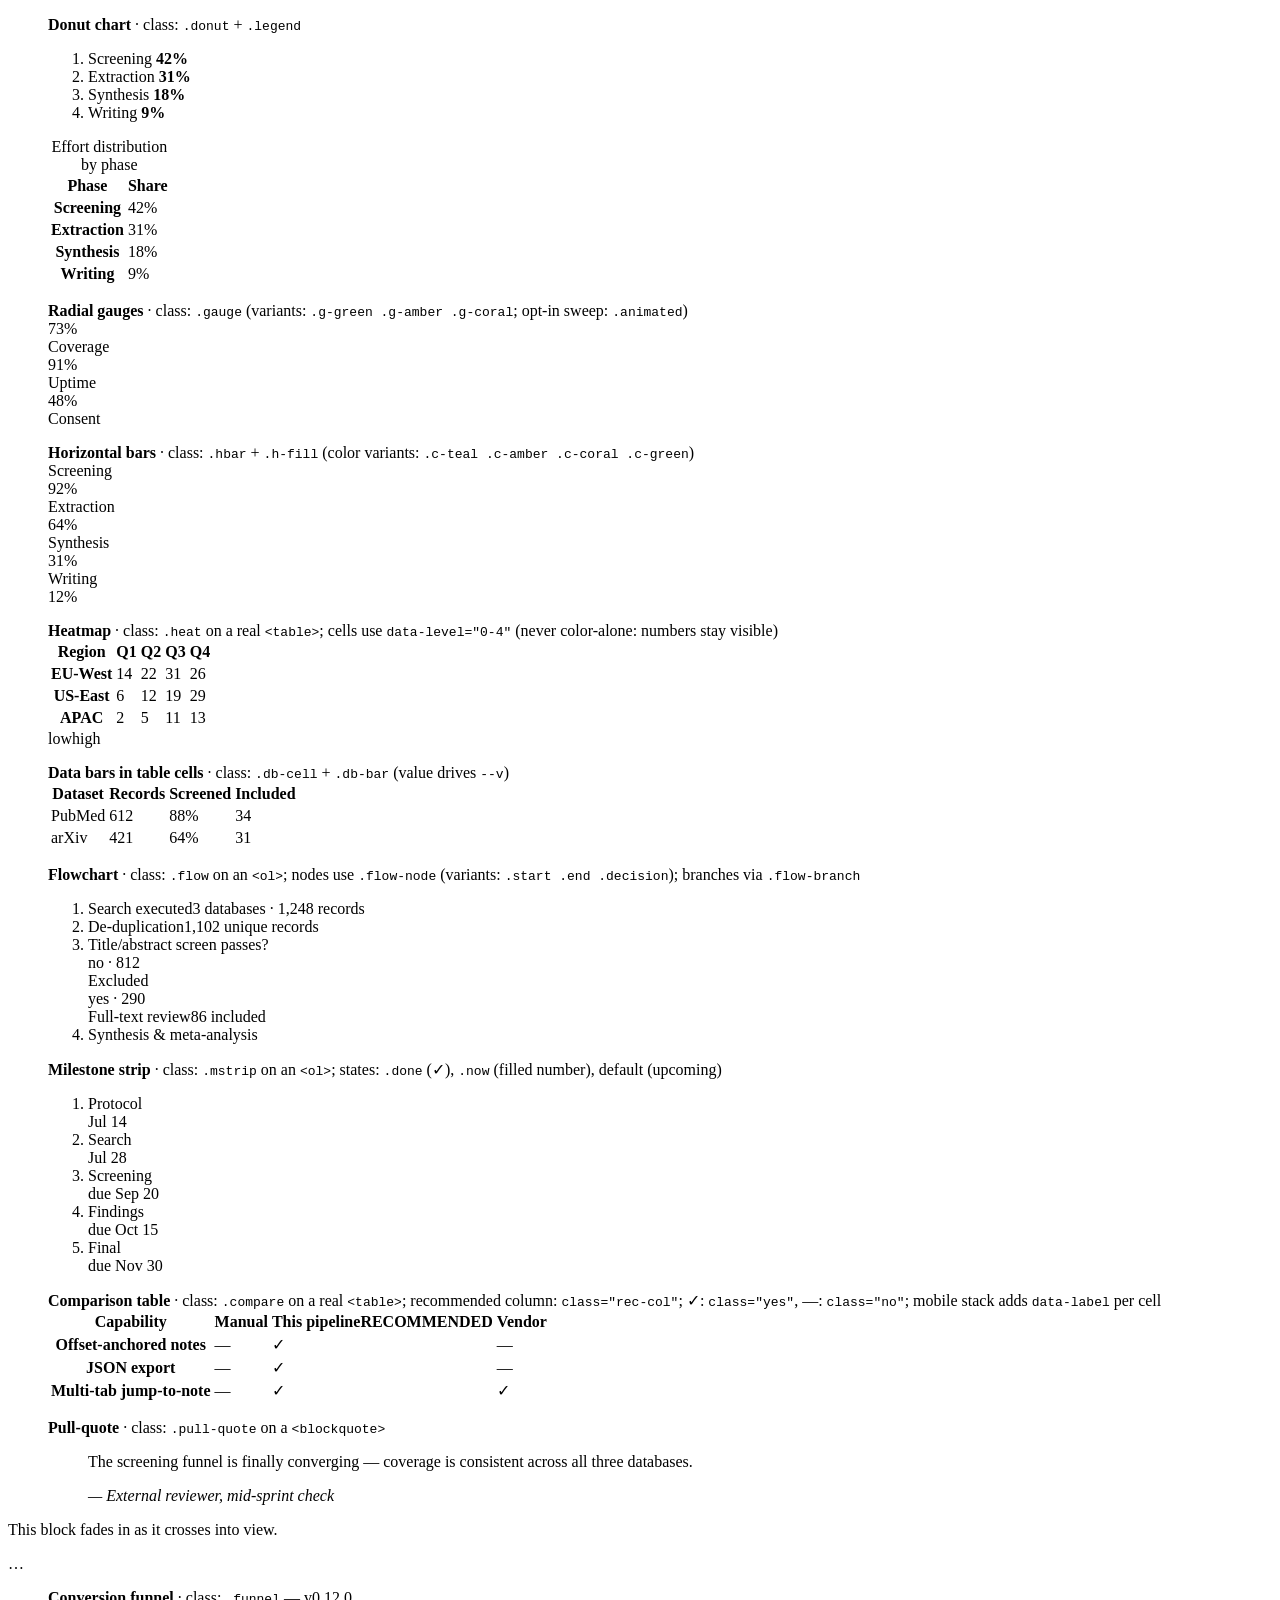
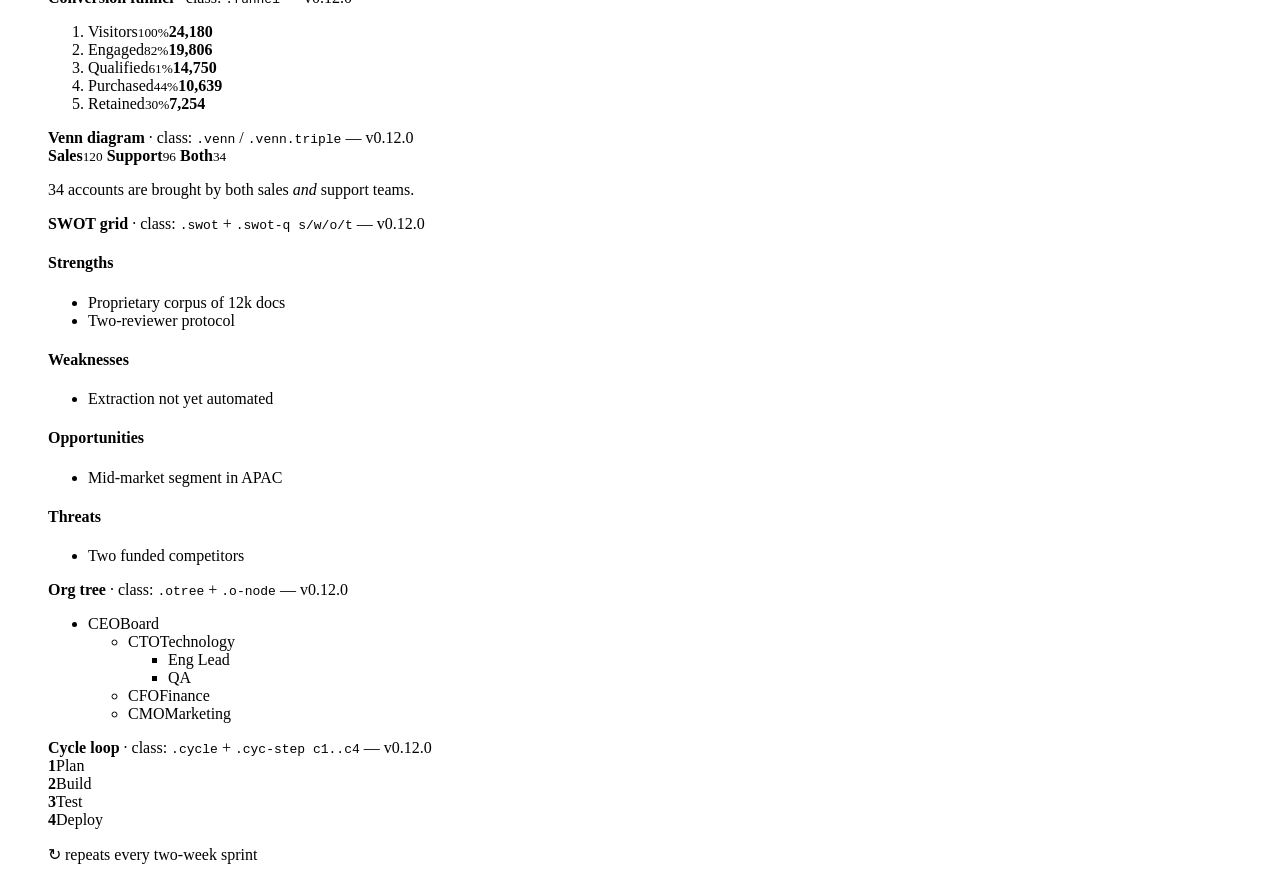
<file: features/graphics/snippets.html>
<!--
  ╔══════════════════════════════════════════════════════════════════════╗
  ║  features/graphics/snippets.html — copy-paste reference            ║
  ║                                                                        ║
  ║  Every component below is in features/graphics/graphics.css.           ║
  ║  Drop the markup into any report/slide/bento template and the         ║
  ║  tokens from the host template take care of the rest.                 ║
  ║                                                                        ║
  ║  Layout convention: each example is a <figure> with a figcaption     ║
  ║  describing the component and a class hint, so they can be lifted    ║
  ║  directly into a panel or a slide.                                    ║
  ╚══════════════════════════════════════════════════════════════════════╝
-->

<!-- ═══════ A1 · DONUT / PIE CHART ═══════════════════════════════════ -->
<figure>
  <figcaption><strong>Donut chart</strong> · class: <code>.donut</code> + <code>.legend</code></figcaption>
  <div class="donut-wrap">
    <div class="donut" data-center="248" role="img" aria-label="Donut: Screening 42%, Extraction 31%, Synthesis 18%, Writing 9%"></div>
    <ol class="legend">
      <li><span class="sw"></span>Screening <b>42%</b></li>
      <li><span class="sw"></span>Extraction <b>31%</b></li>
      <li><span class="sw"></span>Synthesis <b>18%</b></li>
      <li><span class="sw"></span>Writing <b>9%</b></li>
    </ol>
  </div>
  <table class="sr-only">
    <caption>Effort distribution by phase</caption>
    <tr><th scope="col">Phase</th><th scope="col">Share</th></tr>
    <tr><th scope="row">Screening</th><td>42%</td></tr>
    <tr><th scope="row">Extraction</th><td>31%</td></tr>
    <tr><th scope="row">Synthesis</th><td>18%</td></tr>
    <tr><th scope="row">Writing</th><td>9%</td></tr>
  </table>
</figure>

<!-- ═══════ A2 · RADIAL GAUGE ════════════════════════════════════════ -->
<figure>
  <figcaption><strong>Radial gauges</strong> · class: <code>.gauge</code> (variants: <code>.g-green .g-amber .g-coral</code>; opt-in sweep: <code>.animated</code>)</figcaption>
  <div class="gauge-row">
    <div class="gauge animated" style="--progress: 73" role="img" aria-label="Coverage: 73 percent">
      <div class="gauge-label"><div class="gauge-value">73%</div><div class="gauge-cap">Coverage</div></div>
    </div>
    <div class="gauge g-green" style="--progress: 91" role="img" aria-label="Uptime: 91 percent">
      <div class="gauge-label"><div class="gauge-value">91%</div><div class="gauge-cap">Uptime</div></div>
    </div>
    <div class="gauge g-amber" style="--progress: 48" role="img" aria-label="Consent: 48 percent">
      <div class="gauge-label"><div class="gauge-value">48%</div><div class="gauge-cap">Consent</div></div>
    </div>
  </div>
</figure>

<!-- ═══════ A3 · HORIZONTAL BAR ROWS ════════════════════════════════ -->
<figure>
  <figcaption><strong>Horizontal bars</strong> · class: <code>.hbar</code> + <code>.h-fill</code> (color variants: <code>.c-teal .c-amber .c-coral .c-green</code>)</figcaption>
  <div class="hbars">
    <div class="hbar"><span class="h-label">Screening</span><div class="h-track"><div class="h-fill" style="width: 92%"></div></div><span class="h-value">92%</span></div>
    <div class="hbar"><span class="h-label">Extraction</span><div class="h-track"><div class="h-fill c-teal" style="width: 64%"></div></div><span class="h-value">64%</span></div>
    <div class="hbar"><span class="h-label">Synthesis</span><div class="h-track"><div class="h-fill c-amber" style="width: 31%"></div></div><span class="h-value">31%</span></div>
    <div class="hbar"><span class="h-label">Writing</span><div class="h-track"><div class="h-fill c-coral" style="width: 12%"></div></div><span class="h-value">12%</span></div>
  </div>
</figure>

<!-- ═══════ A4 · HEATMAP TABLE ══════════════════════════════════════ -->
<figure>
  <figcaption><strong>Heatmap</strong> · class: <code>.heat</code> on a real <code>&lt;table&gt;</code>; cells use <code>data-level="0-4"</code> (never color-alone: numbers stay visible)</figcaption>
  <table class="heat">
    <thead><tr><th scope="col">Region</th><th scope="col">Q1</th><th scope="col">Q2</th><th scope="col">Q3</th><th scope="col">Q4</th></tr></thead>
    <tbody>
      <tr><th scope="row">EU-West</th><td data-level="2">14</td><td data-level="3">22</td><td data-level="4">31</td><td data-level="3">26</td></tr>
      <tr><th scope="row">US-East</th><td data-level="1">6</td><td data-level="2">12</td><td data-level="3">19</td><td data-level="4">29</td></tr>
      <tr><th scope="row">APAC</th><td data-level="0">2</td><td data-level="1">5</td><td data-level="2">11</td><td data-level="2">13</td></tr>
    </tbody>
  </table>
  <div class="heat-legend" aria-hidden="true"><span>low</span><i></i><i></i><i></i><i></i><span>high</span></div>
</figure>

<!-- ═══════ A5 · DATA BARS IN TABLE CELLS ════════════════════════════ -->
<figure>
  <figcaption><strong>Data bars in table cells</strong> · class: <code>.db-cell</code> + <code>.db-bar</code> (value drives <code>--v</code>)</figcaption>
  <table class="data-table">
    <thead><tr><th scope="col">Dataset</th><th scope="col">Records</th><th scope="col">Screened</th><th scope="col">Included</th></tr></thead>
    <tbody>
      <tr><td>PubMed</td><td>612</td><td class="db-cell" style="--v: 88%"><div class="db-bar"></div><span>88%</span></td><td>34</td></tr>
      <tr><td>arXiv</td><td>421</td><td class="db-cell" style="--v: 64%"><div class="db-bar"></div><span>64%</span></td><td>31</td></tr>
    </tbody>
  </table>
</figure>

<!-- ═══════ B1 · PURE-CSS FLOWCHART ══════════════════════════════════ -->
<figure>
  <figcaption><strong>Flowchart</strong> · class: <code>.flow</code> on an <code>&lt;ol&gt;</code>; nodes use <code>.flow-node</code> (variants: <code>.start .end .decision</code>); branches via <code>.flow-branch</code></figcaption>
  <ol class="flow">
    <li><div class="flow-node start">Search executed<span>3 databases · 1,248 records</span></div></li>
    <li><div class="flow-node">De-duplication<span>1,102 unique records</span></div></li>
    <li>
      <div class="flow-node decision">Title/abstract screen passes?</div>
      <div class="flow-branch">
        <div><div class="flow-tag">no · 812</div><div class="flow-node" style="border-color: var(--coral)">Excluded</div></div>
        <div><div class="flow-tag">yes · 290</div><div class="flow-node">Full-text review<span>86 included</span></div></div>
      </div>
    </li>
    <li><div class="flow-node end">Synthesis &amp; meta-analysis</div></li>
  </ol>
</figure>

<!-- ═══════ B2 · HORIZONTAL MILESTONE STRIP ══════════════════════════ -->
<figure>
  <figcaption><strong>Milestone strip</strong> · class: <code>.mstrip</code> on an <code>&lt;ol&gt;</code>; states: <code>.done</code> (✓), <code>.now</code> (filled number), default (upcoming)</figcaption>
  <ol class="mstrip">
    <li class="done"><div class="ms-title">Protocol</div><div class="ms-date">Jul 14</div></li>
    <li class="done"><div class="ms-title">Search</div><div class="ms-date">Jul 28</div></li>
    <li class="now"><div class="ms-title">Screening</div><div class="ms-date">due Sep 20</div></li>
    <li><div class="ms-title">Findings</div><div class="ms-date">due Oct 15</div></li>
    <li><div class="ms-title">Final</div><div class="ms-date">due Nov 30</div></li>
  </ol>
</figure>

<!-- ═══════ C1 · COMPARISON TABLE ════════════════════════════════════ -->
<figure>
  <figcaption><strong>Comparison table</strong> · class: <code>.compare</code> on a real <code>&lt;table&gt;</code>; recommended column: <code>class="rec-col"</code>; ✓: <code>class="yes"</code>, —: <code>class="no"</code>; mobile stack adds <code>data-label</code> per cell</figcaption>
  <div class="compare-wrap">
    <table class="compare">
      <thead>
        <tr>
          <th scope="col">Capability</th>
          <th scope="col">Manual</th>
          <th scope="col" class="rec-col">This pipeline<span class="rec-badge">RECOMMENDED</span></th>
          <th scope="col">Vendor</th>
        </tr>
      </thead>
      <tbody>
        <tr><th scope="row">Offset-anchored notes</th><td class="no" data-label="Manual">—</td><td class="rec-col yes" data-label="This pipeline"><span class="yes">✓</span></td><td class="no" data-label="Vendor">—</td></tr>
        <tr><th scope="row">JSON export</th><td class="no" data-label="Manual">—</td><td class="rec-col yes" data-label="This pipeline"><span class="yes">✓</span></td><td class="no" data-label="Vendor">—</td></tr>
        <tr><th scope="row">Multi-tab jump-to-note</th><td class="no" data-label="Manual">—</td><td class="rec-col yes" data-label="This pipeline"><span class="yes">✓</span></td><td data-label="Vendor"><span class="yes">✓</span></td></tr>
      </tbody>
    </table>
  </div>
</figure>

<!-- ═══════ C2 · PULL-QUOTE ══════════════════════════════════════════ -->
<figure>
  <figcaption><strong>Pull-quote</strong> · class: <code>.pull-quote</code> on a <code>&lt;blockquote&gt;</code></figcaption>
  <blockquote class="pull-quote">
    <p>The screening funnel is finally converging — coverage is consistent across all three databases.</p>
    <cite>— External reviewer, mid-sprint check</cite>
  </blockquote>
</figure>

<!-- ═══════ D1 · READING PROGRESS BAR ════════════════════════════════ -->
<!-- Drop this <div> anywhere in <body> (e.g. immediately after <body>).
     Renders as a 3px gradient line pinned to the top edge that grows
     from 0% to 100% as the user scrolls. Static in unsupported browsers. -->
<div class="reading-progress" aria-hidden="true"></div>

<!-- ═══════ D2 · SCROLL-DRIVEN REVEAL ═════════════════════════════════ -->
<!-- Add class="reveal" to any block; it fades/slides in as it enters
     the viewport. Static in unsupported browsers. -->
<div class="reveal">
  <p>This block fades in as it crosses into view.</p>
</div>

<!-- ═══════ D3 · GAUGE SWEEP ══════════════════════════════════════════ -->
<!-- Add class="animated" to any .gauge; the conic-gradient stop sweeps
     from 0% to its final --progress on first view. -->
<div class="gauge animated" style="--progress: 73" role="img" aria-label="…">…</div>

<!-- ═══════ B3 · CONVERSION FUNNEL ═════════════════════════════════ -->
<figure>
  <figcaption><strong>Conversion funnel</strong> · class: <code>.funnel</code> — v0.12.0</figcaption>
  <ol class="funnel">
    <li style="--w:100%"><span class="f-label">Visitors</span><small class="f-pct">100%</small><b class="f-val">24,180</b></li>
    <li style="--w:82%"><span class="f-label">Engaged</span><small class="f-pct">82%</small><b class="f-val">19,806</b></li>
    <li style="--w:61%"><span class="f-label">Qualified</span><small class="f-pct">61%</small><b class="f-val">14,750</b></li>
    <li style="--w:44%"><span class="f-label">Purchased</span><small class="f-pct">44%</small><b class="f-val">10,639</b></li>
    <li style="--w:30%"><span class="f-label">Retained</span><small class="f-pct">30%</small><b class="f-val">7,254</b></li>
  </ol>
</figure>

<!-- ═══════ B4 · VENN (2-WAY / 3-WAY) ═══════════════════════════════ -->
<figure>
  <figcaption><strong>Venn diagram</strong> · class: <code>.venn</code> / <code>.venn.triple</code> — v0.12.0</figcaption>
  <div class="venn" role="img" aria-label="Sales 120, Support 96, overlap 34">
    <i class="venn-set a"></i><i class="venn-set b"></i>
    <span class="v-tag a"><b>Sales</b><small>120</small></span>
    <span class="v-tag b"><b>Support</b><small>96</small></span>
    <span class="v-tag ab"><b>Both</b><small>34</small></span>
  </div>
  <p class="venn-caption">34 accounts are brought by both sales <em>and</em> support teams.</p>
</figure>

<!-- ═══════ B5 · SWOT GRID ═══════════════════════════════════════════ -->
<figure>
  <figcaption><strong>SWOT grid</strong> · class: <code>.swot</code> + <code>.swot-q s/w/o/t</code> — v0.12.0</figcaption>
  <div class="swot">
    <section class="swot-q s"><h4>Strengths</h4><ul><li>Proprietary corpus of 12k docs</li><li>Two-reviewer protocol</li></ul></section>
    <section class="swot-q w"><h4>Weaknesses</h4><ul><li>Extraction not yet automated</li></ul></section>
    <section class="swot-q o"><h4>Opportunities</h4><ul><li>Mid-market segment in APAC</li></ul></section>
    <section class="swot-q t"><h4>Threats</h4><ul><li>Two funded competitors</li></ul></section>
  </div>
</figure>

<!-- ═══════ B6 · ORG TREE ════════════════════════════════════════════ -->
<figure>
  <figcaption><strong>Org tree</strong> · class: <code>.otree</code> + <code>.o-node</code> — v0.12.0</figcaption>
  <div class="otree"><ul><li>
    <div class="o-node root">CEO<span class="o-role">Board</span></div>
    <ul>
      <li><div class="o-node">CTO<span class="o-role">Technology</span></div>
        <ul><li><div class="o-node">Eng Lead</div></li><li><div class="o-node">QA</div></li></ul></li>
      <li><div class="o-node">CFO<span class="o-role">Finance</span></div></li>
<li><div class="o-node">CMO<span class="o-role">Marketing</span></div></li>
    </ul>
  </li></ul></div>
</figure>

<!-- ═══════ B7 · CYCLE LOOP ══════════════════════════════════════════ -->
<figure>
  <figcaption><strong>Cycle loop</strong> · class: <code>.cycle</code> + <code>.cyc-step c1..c4</code> — v0.12.0</figcaption>
  <div class="cycle" role="group" aria-label="Sprint cycle">
    <div class="cyc-step c1"><b>1</b><span>Plan</span></div>
    <div class="cyc-step c2"><b>2</b><span>Build</span></div>
    <div class="cyc-step c3"><b>3</b><span>Test</span></div>
    <div class="cyc-step c4"><b>4</b><span>Deploy</span></div>
  </div>
  <p class="cyc-repeat">&#8635; repeats every two-week sprint</p>
</figure>
</file>
